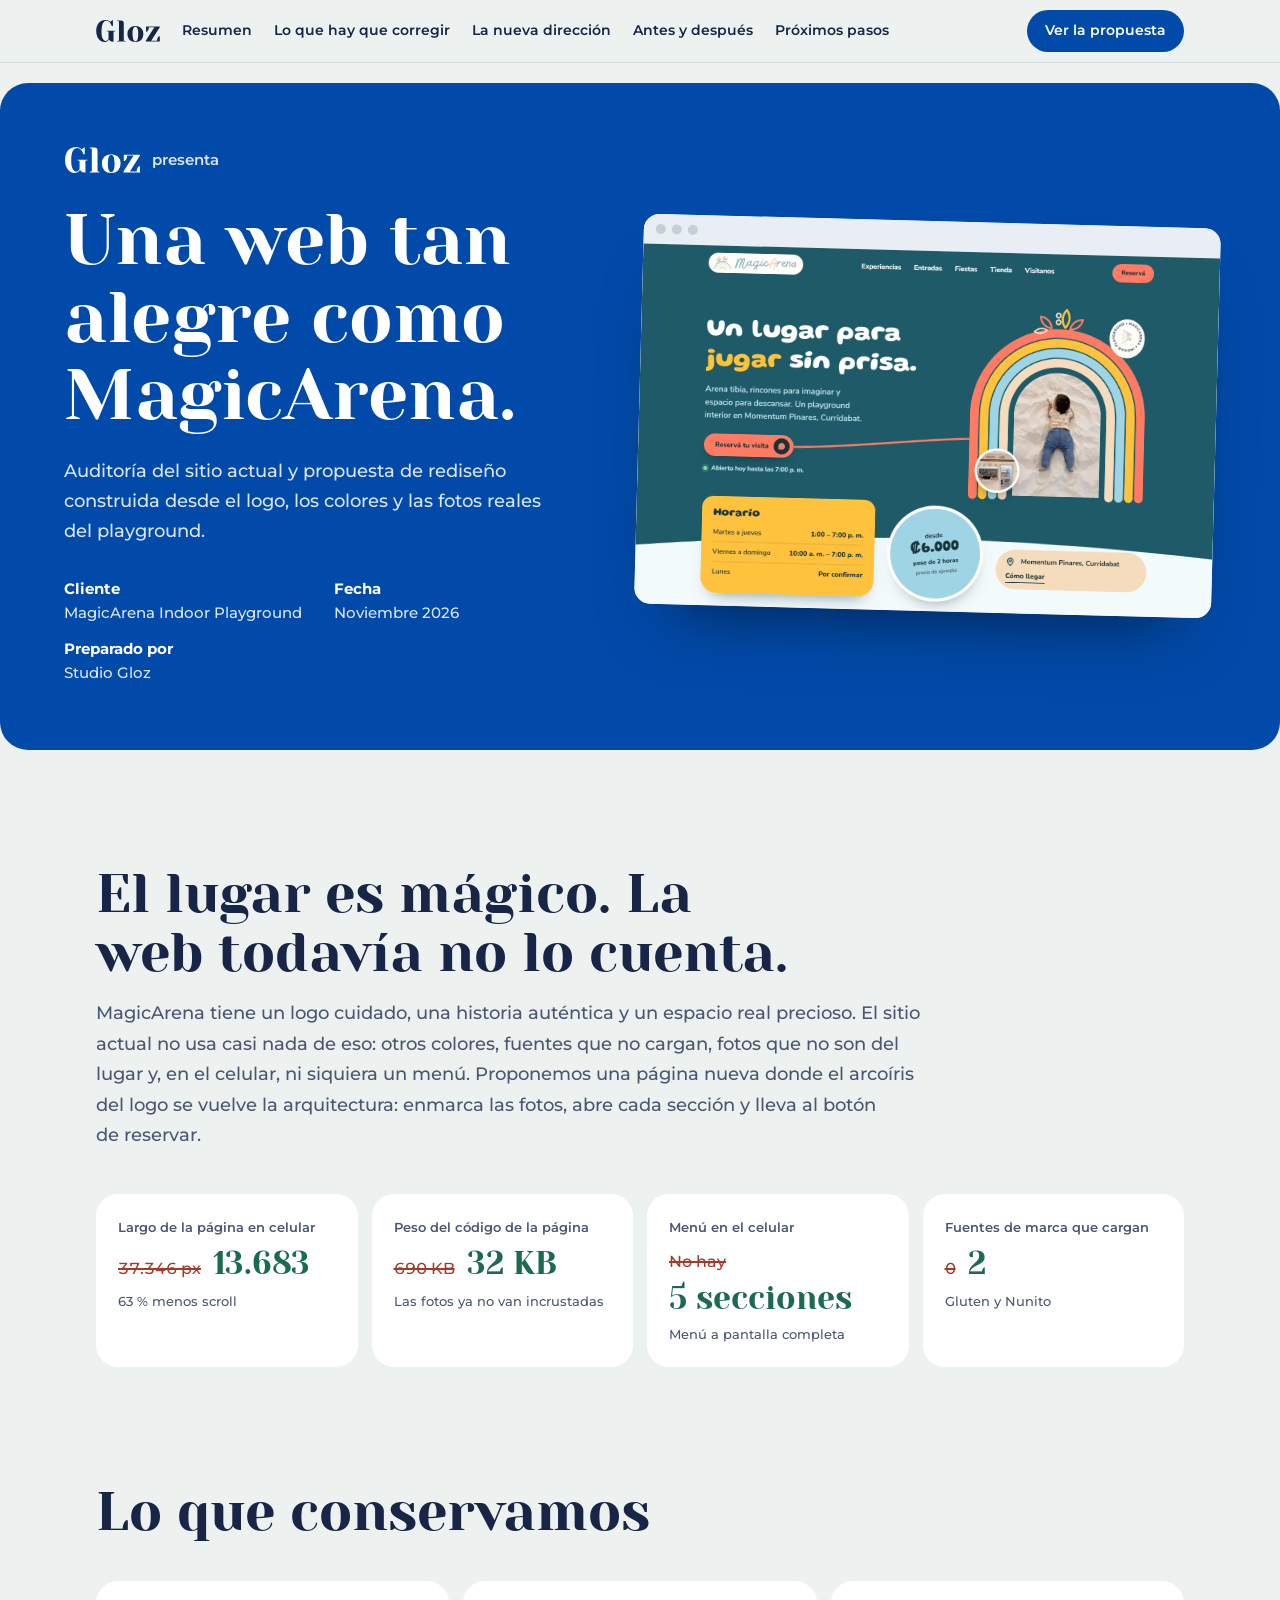
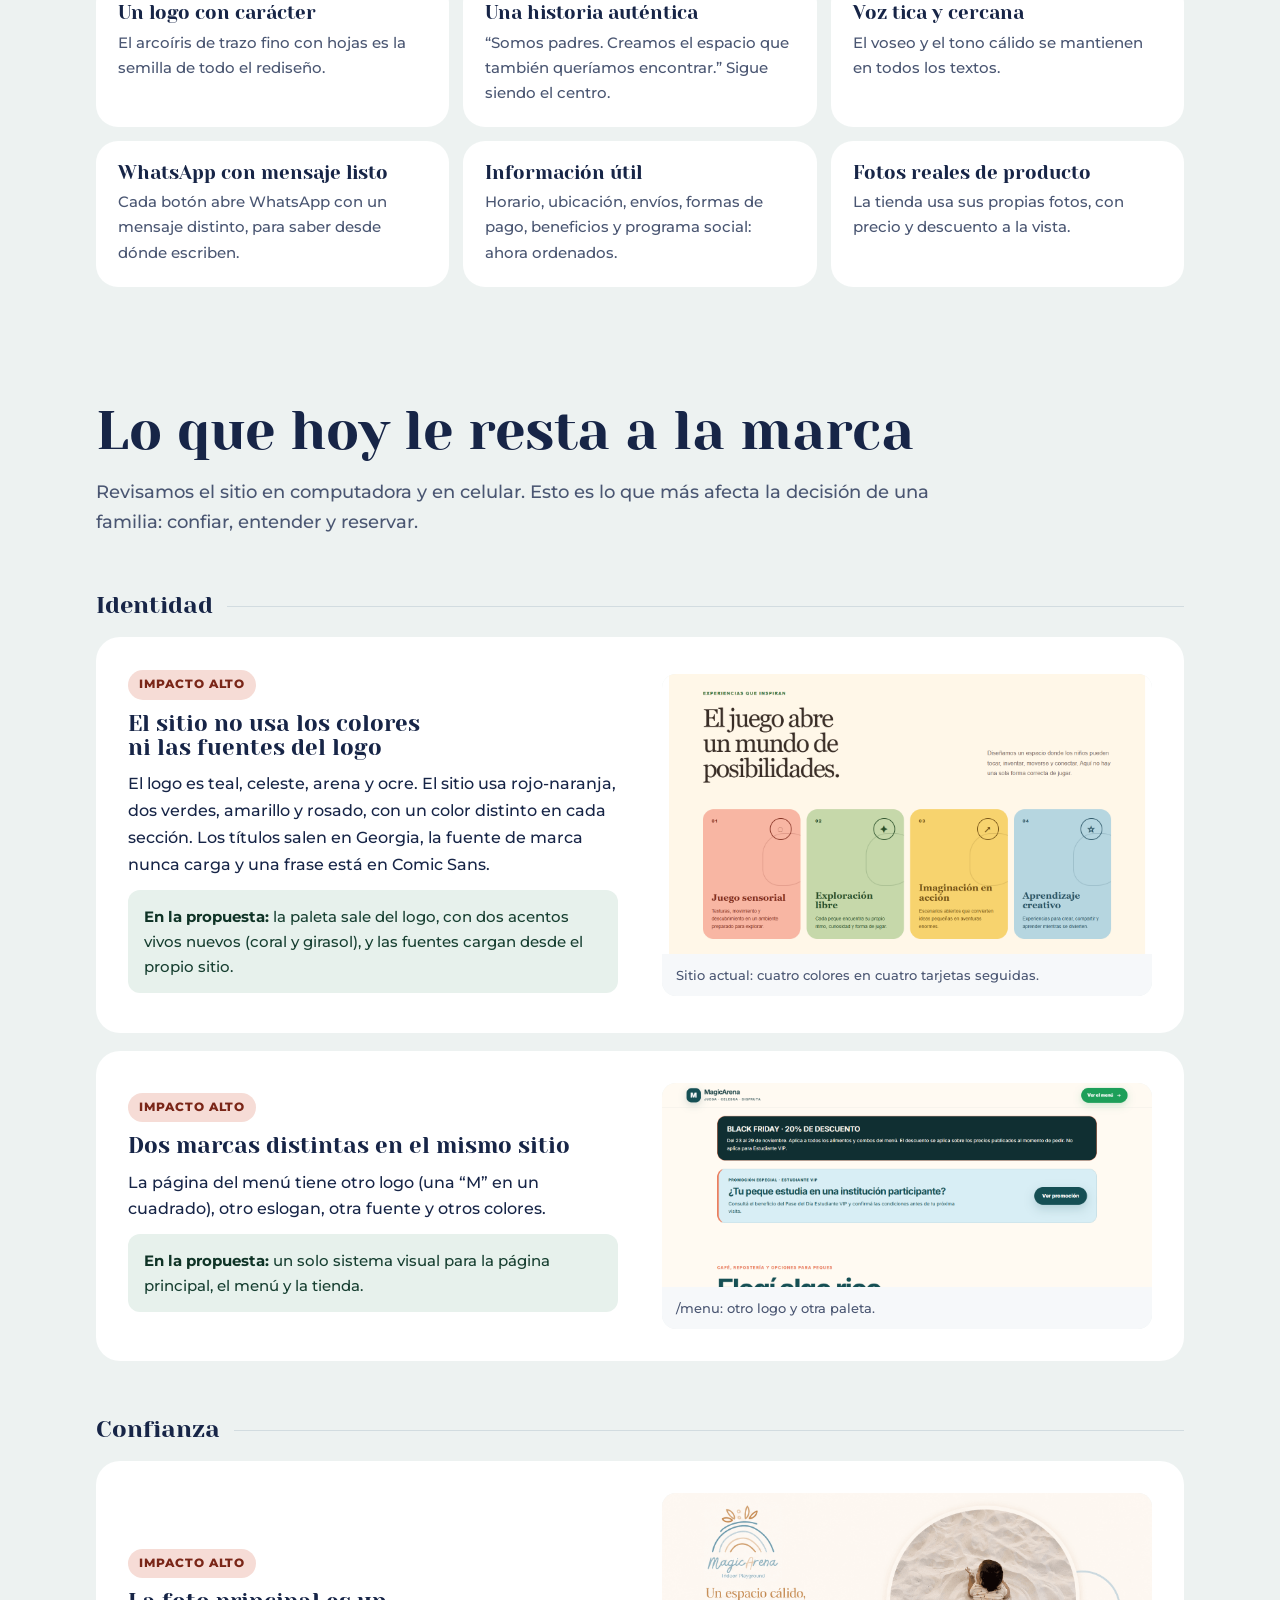
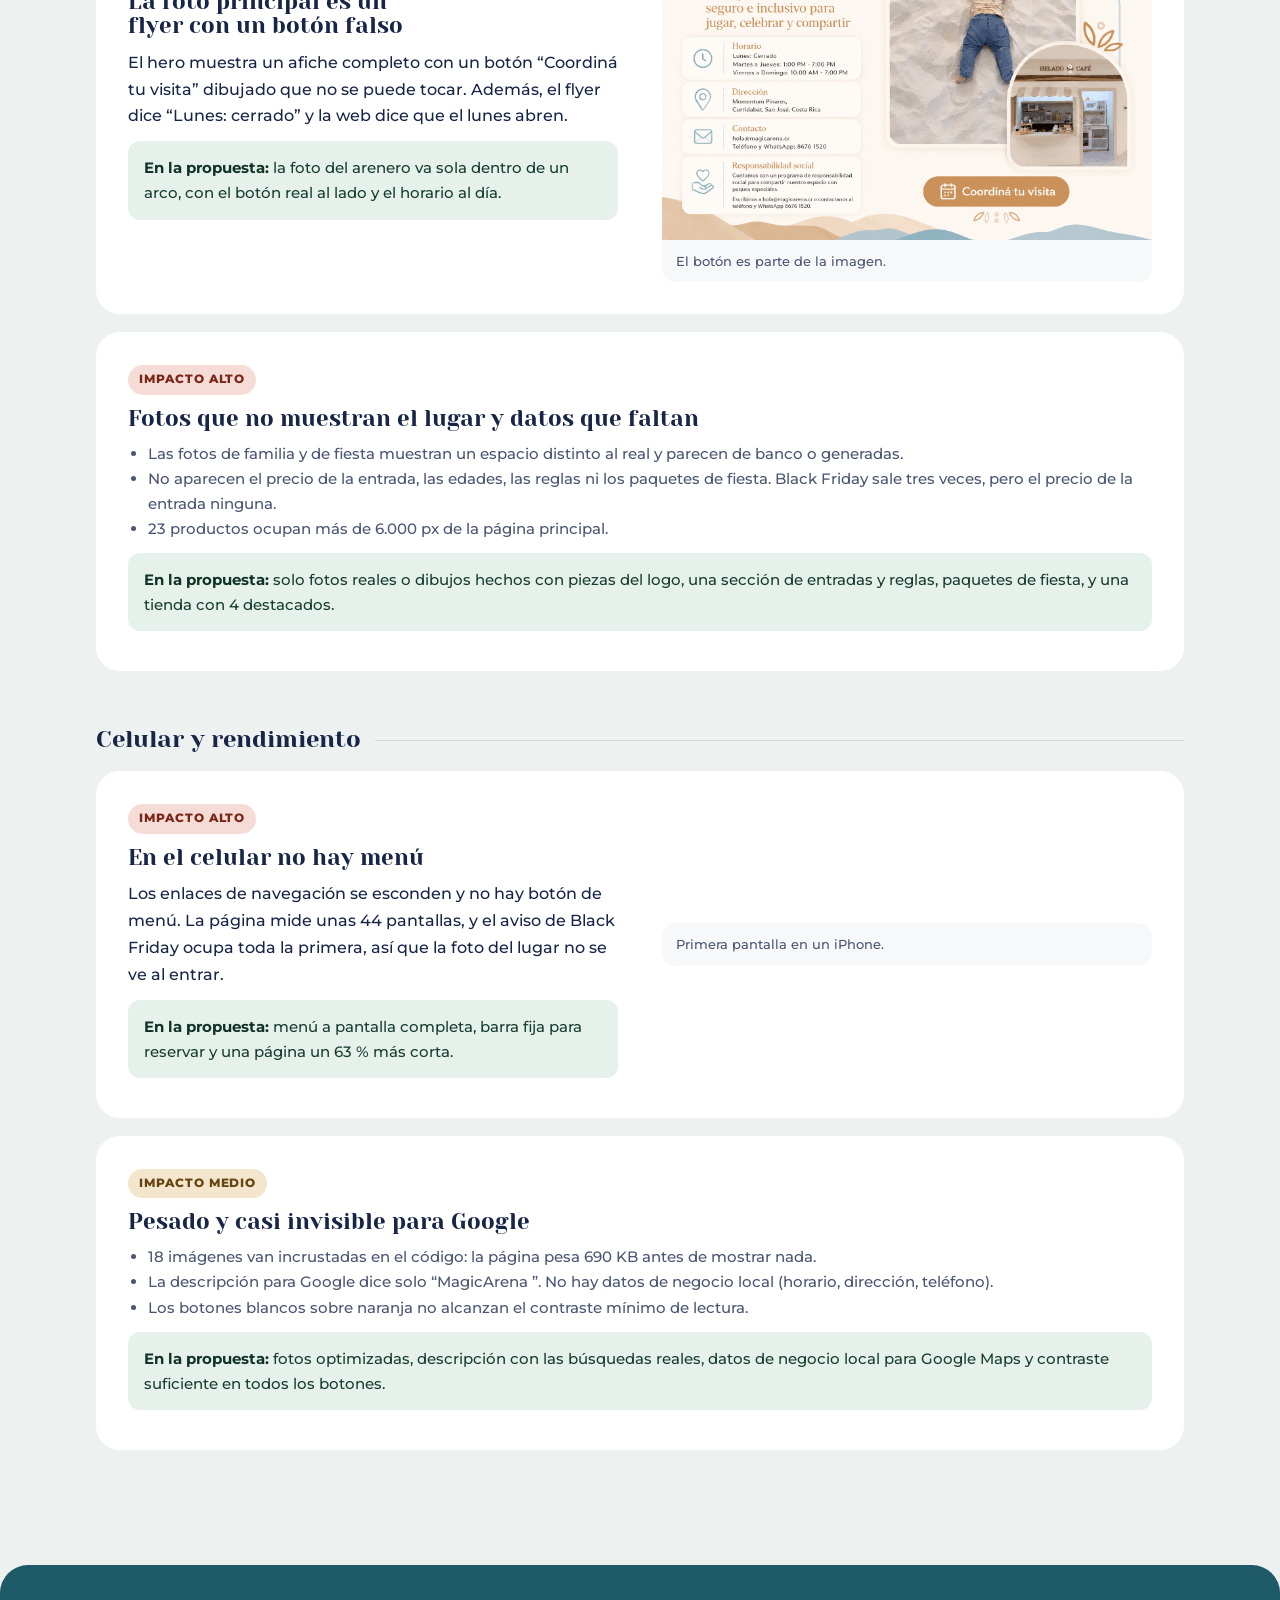
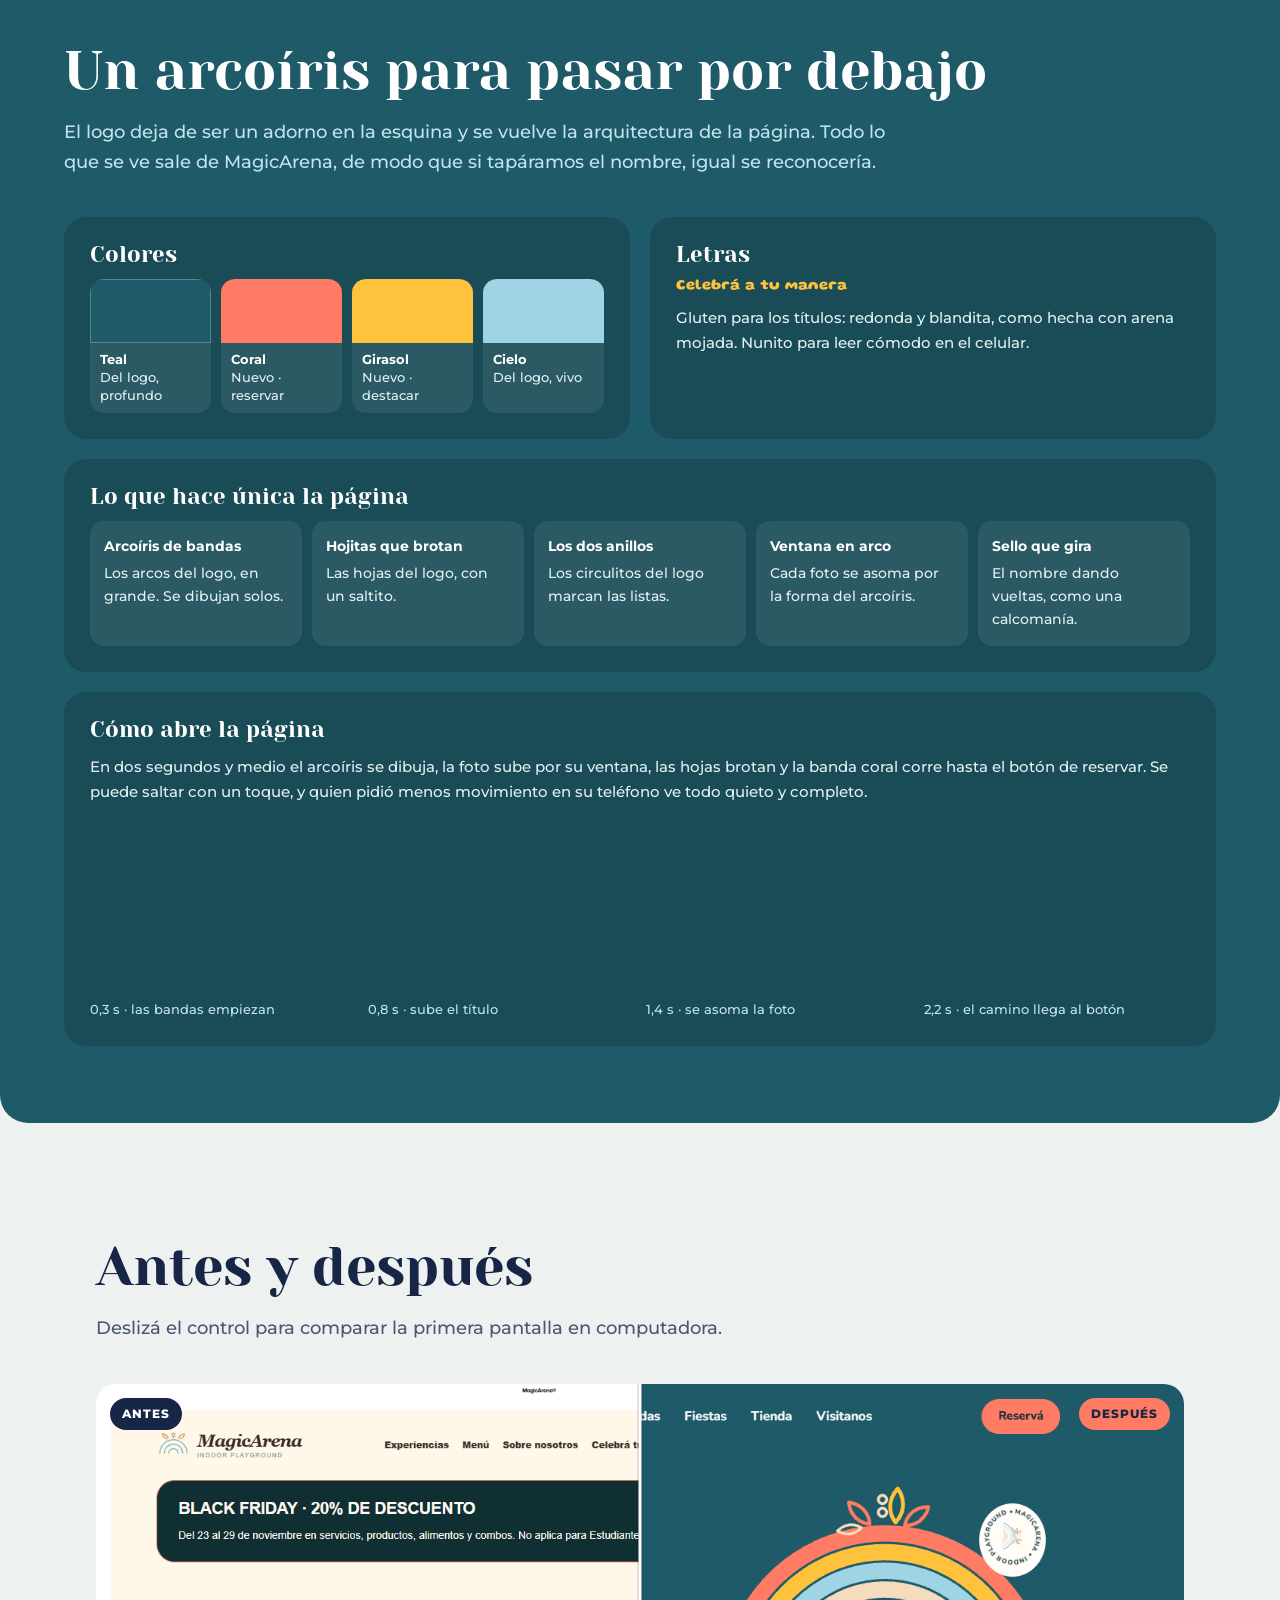
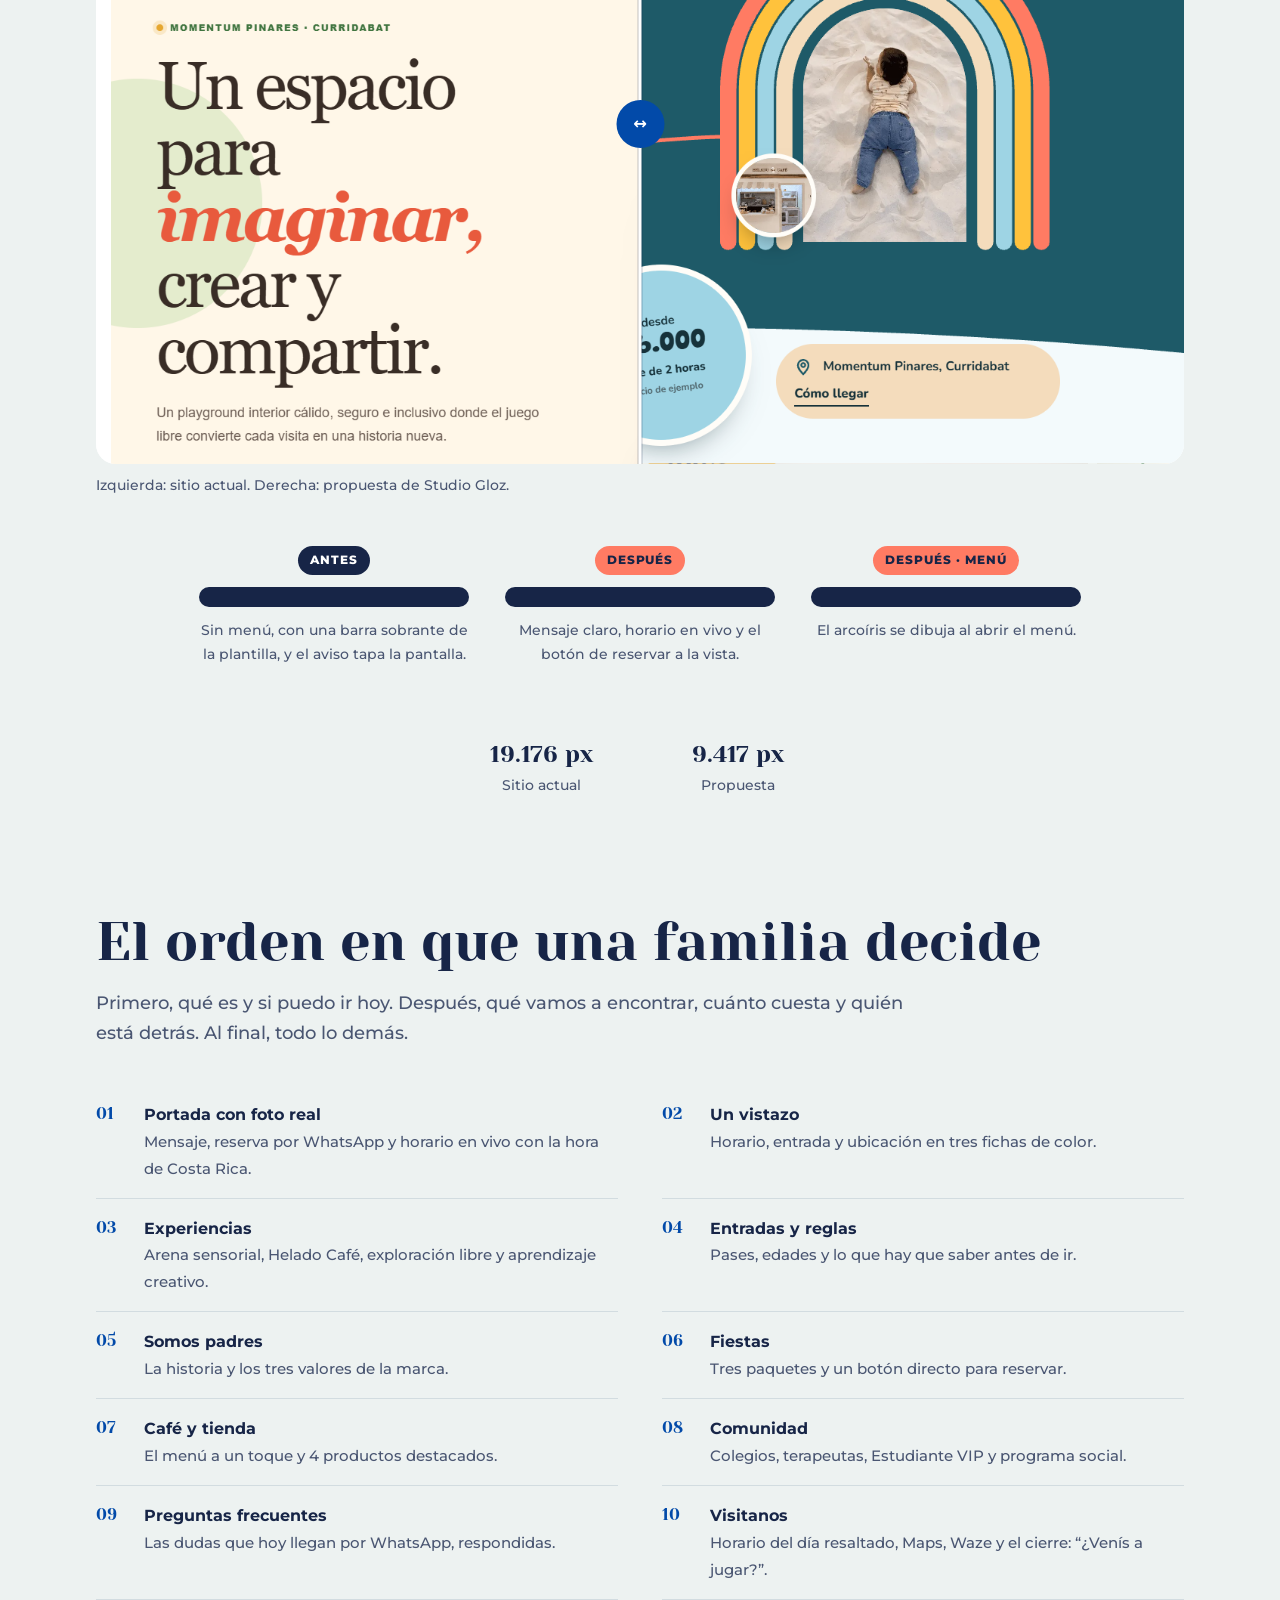
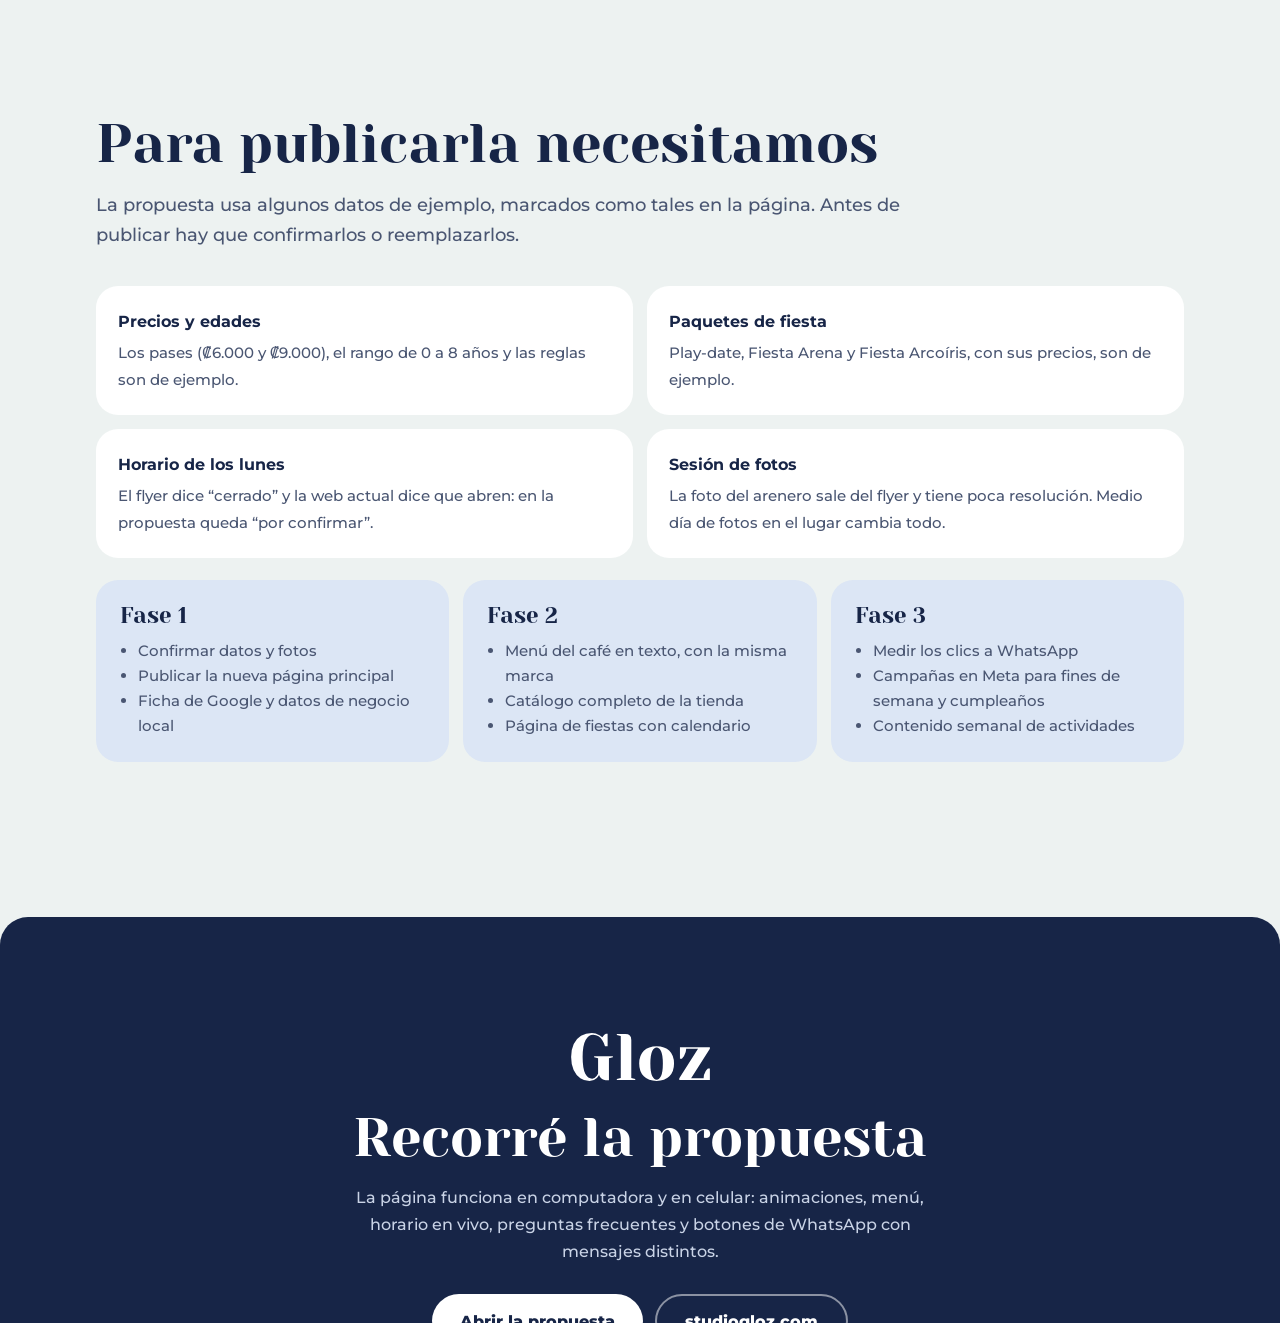
<file: index.html>
<!doctype html>
<html lang="es">
<head>
<meta charset="utf-8">
<meta name="viewport" content="width=device-width, initial-scale=1">
<meta name="robots" content="noindex, nofollow">
<title>MagicArena · Propuesta de rediseño · Studio Gloz</title>
<meta http-equiv="refresh" content="0; url=propuesta-v2/presentacion.html">
<link rel="canonical" href="propuesta-v2/presentacion.html">
<style>body{margin:0;min-height:100svh;display:grid;place-items:center;background:#EDF2F1;color:#172547;font:600 1rem/1.5 system-ui,sans-serif}a{color:#024AA9}</style>
</head>
<body>
<p>Abriendo la propuesta… <a href="propuesta-v2/presentacion.html">Ir a la presentación</a></p>
</body>
</html>
</file>
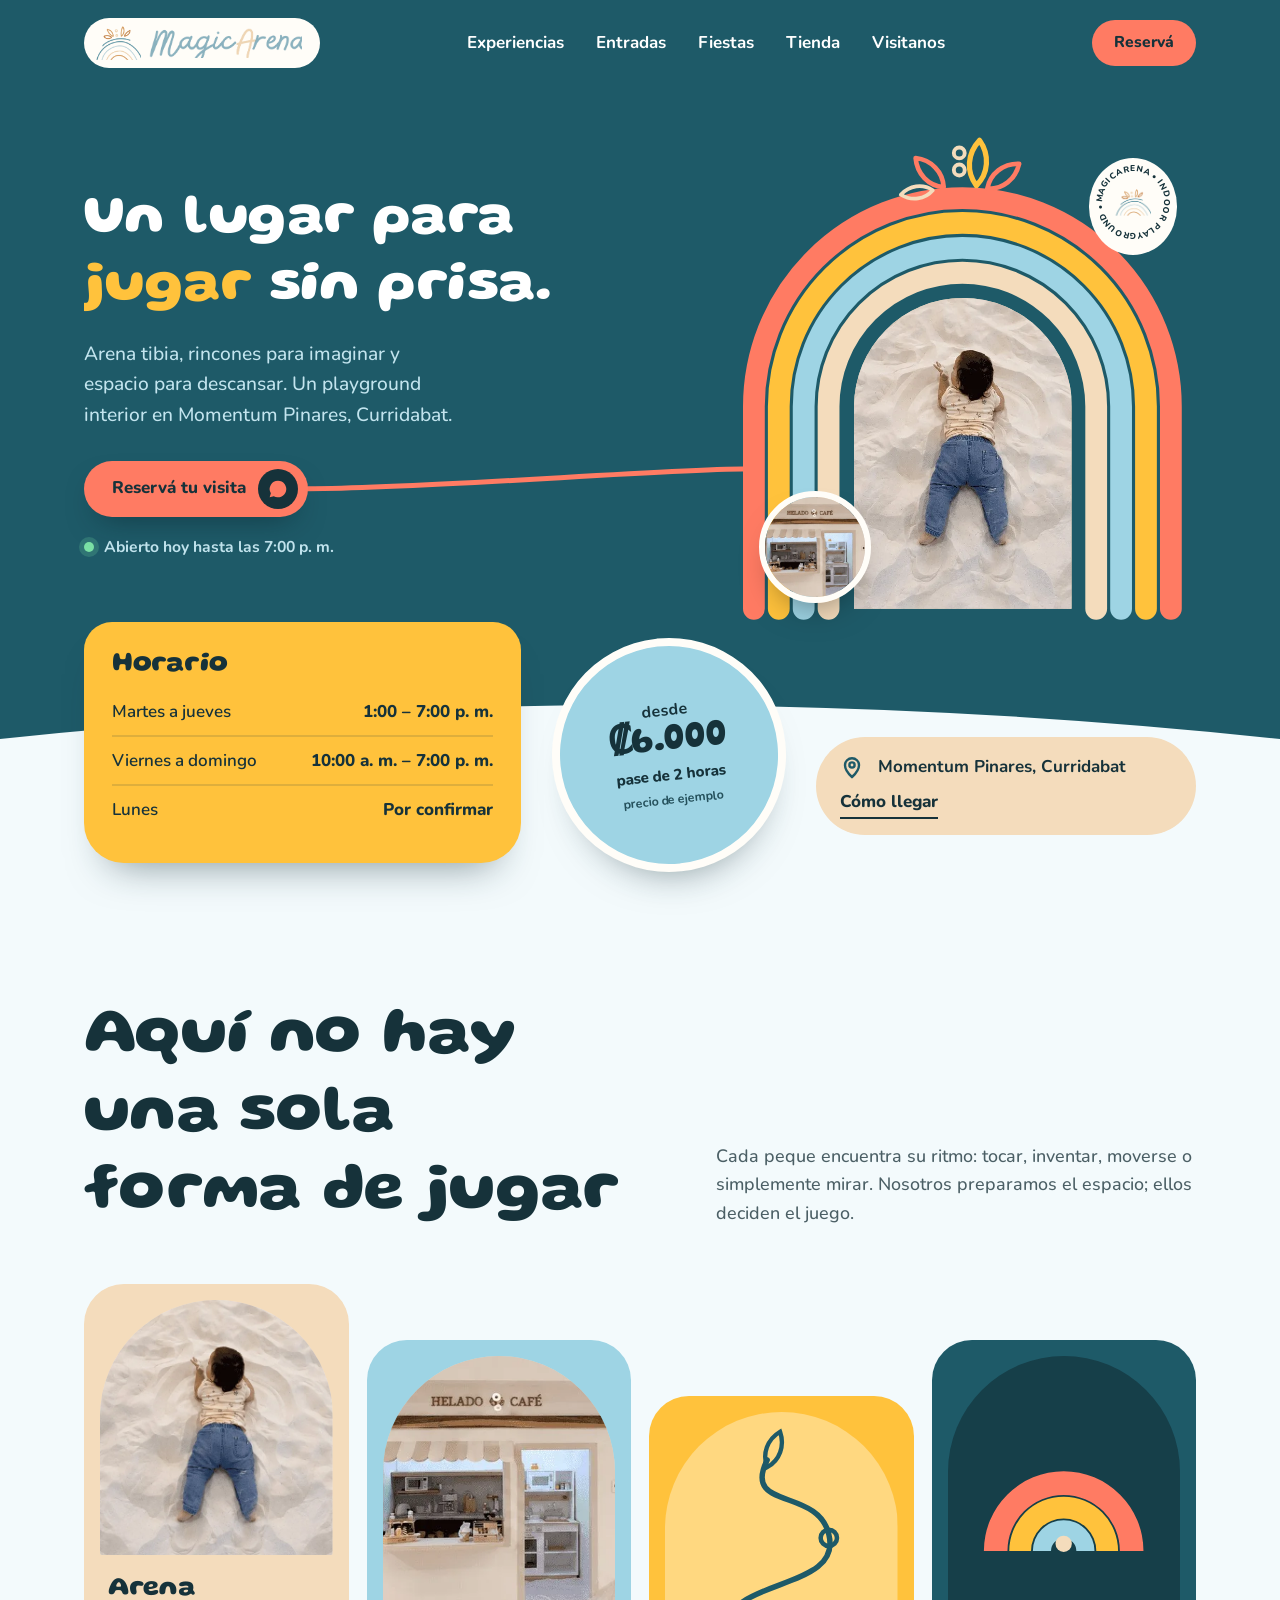
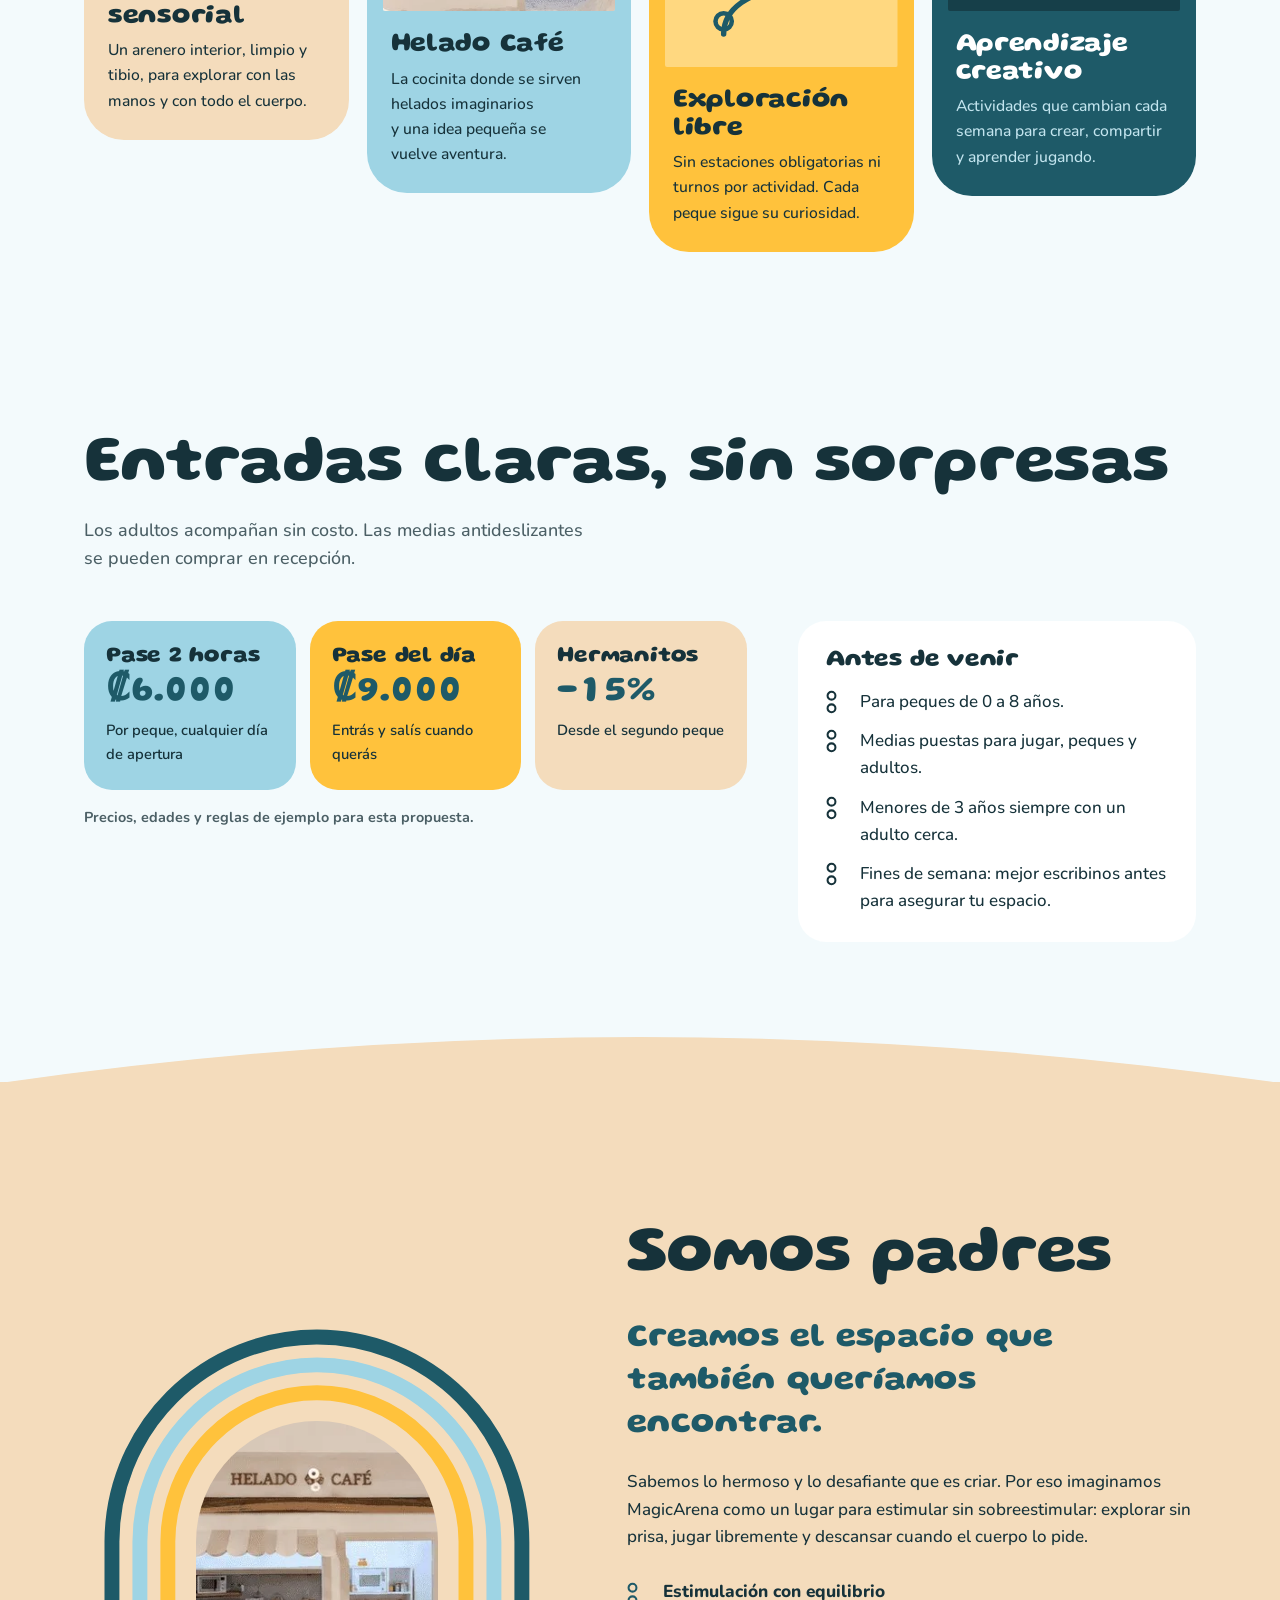
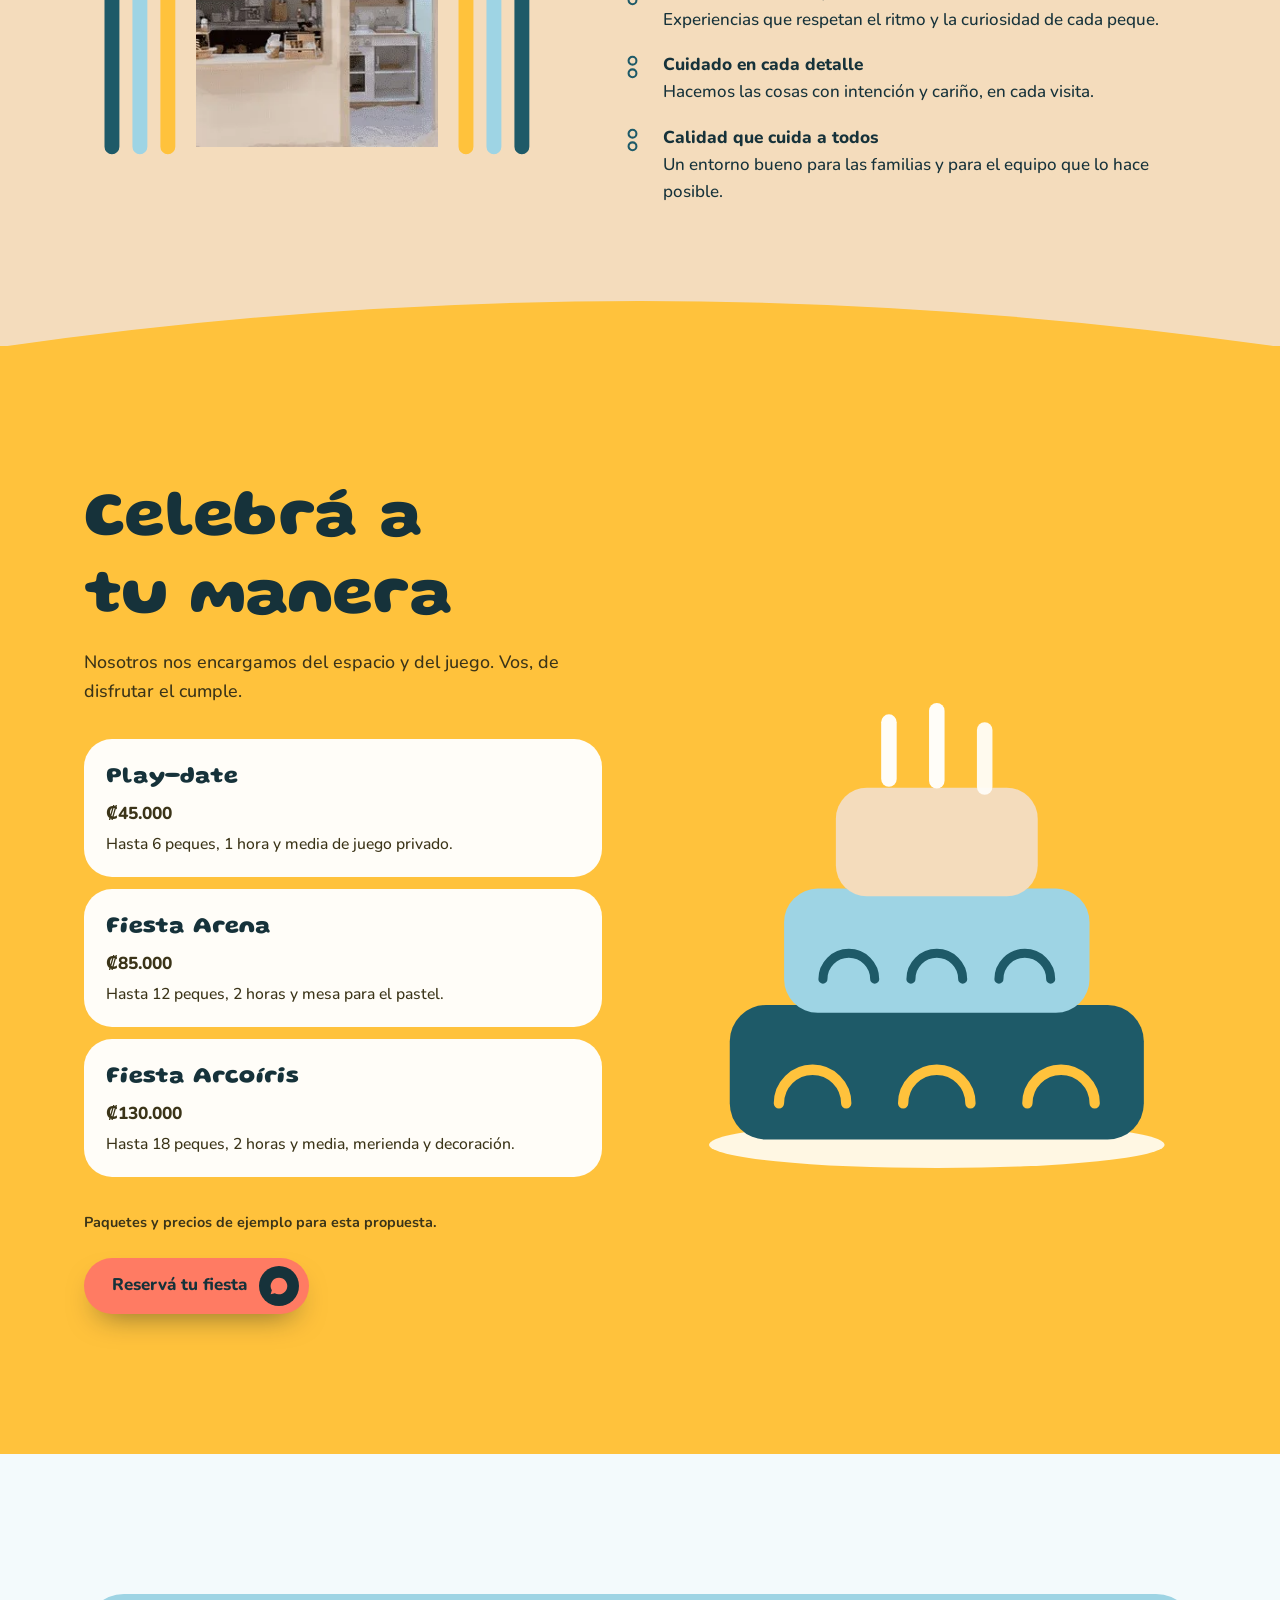
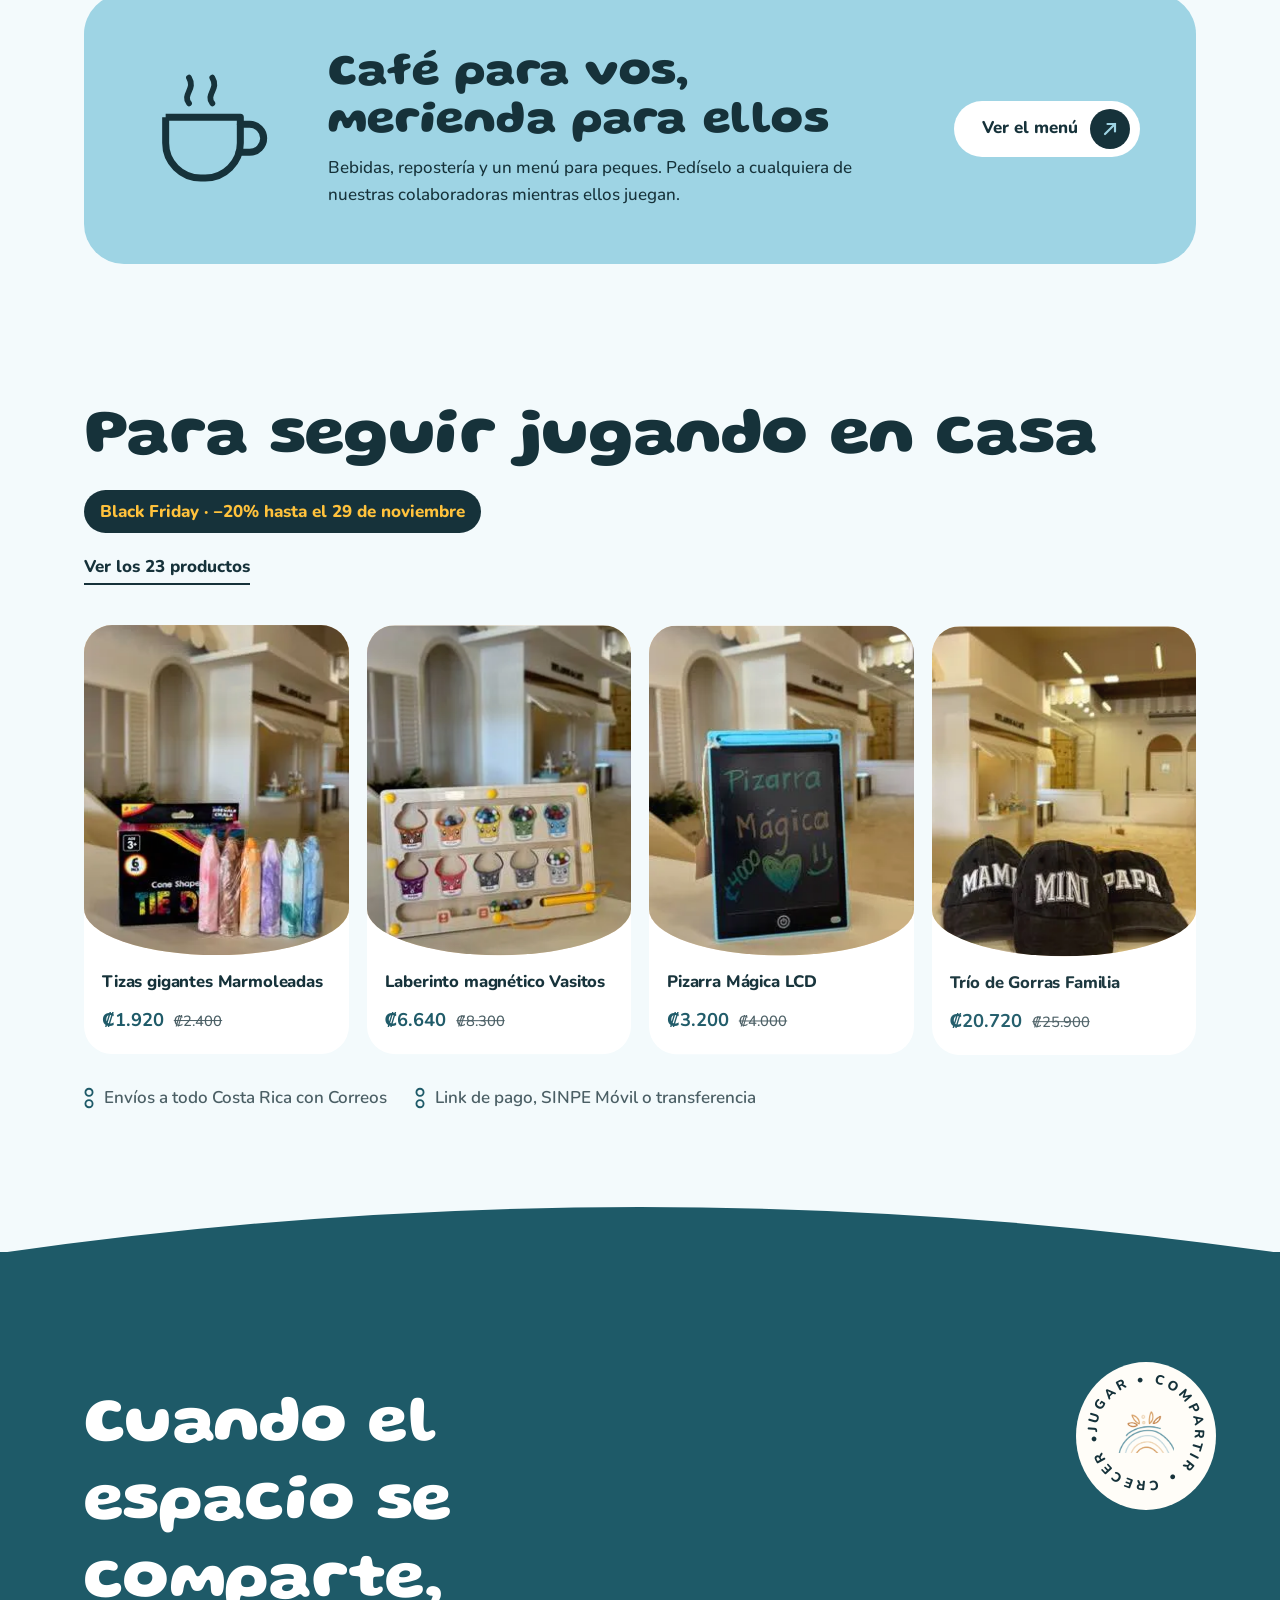
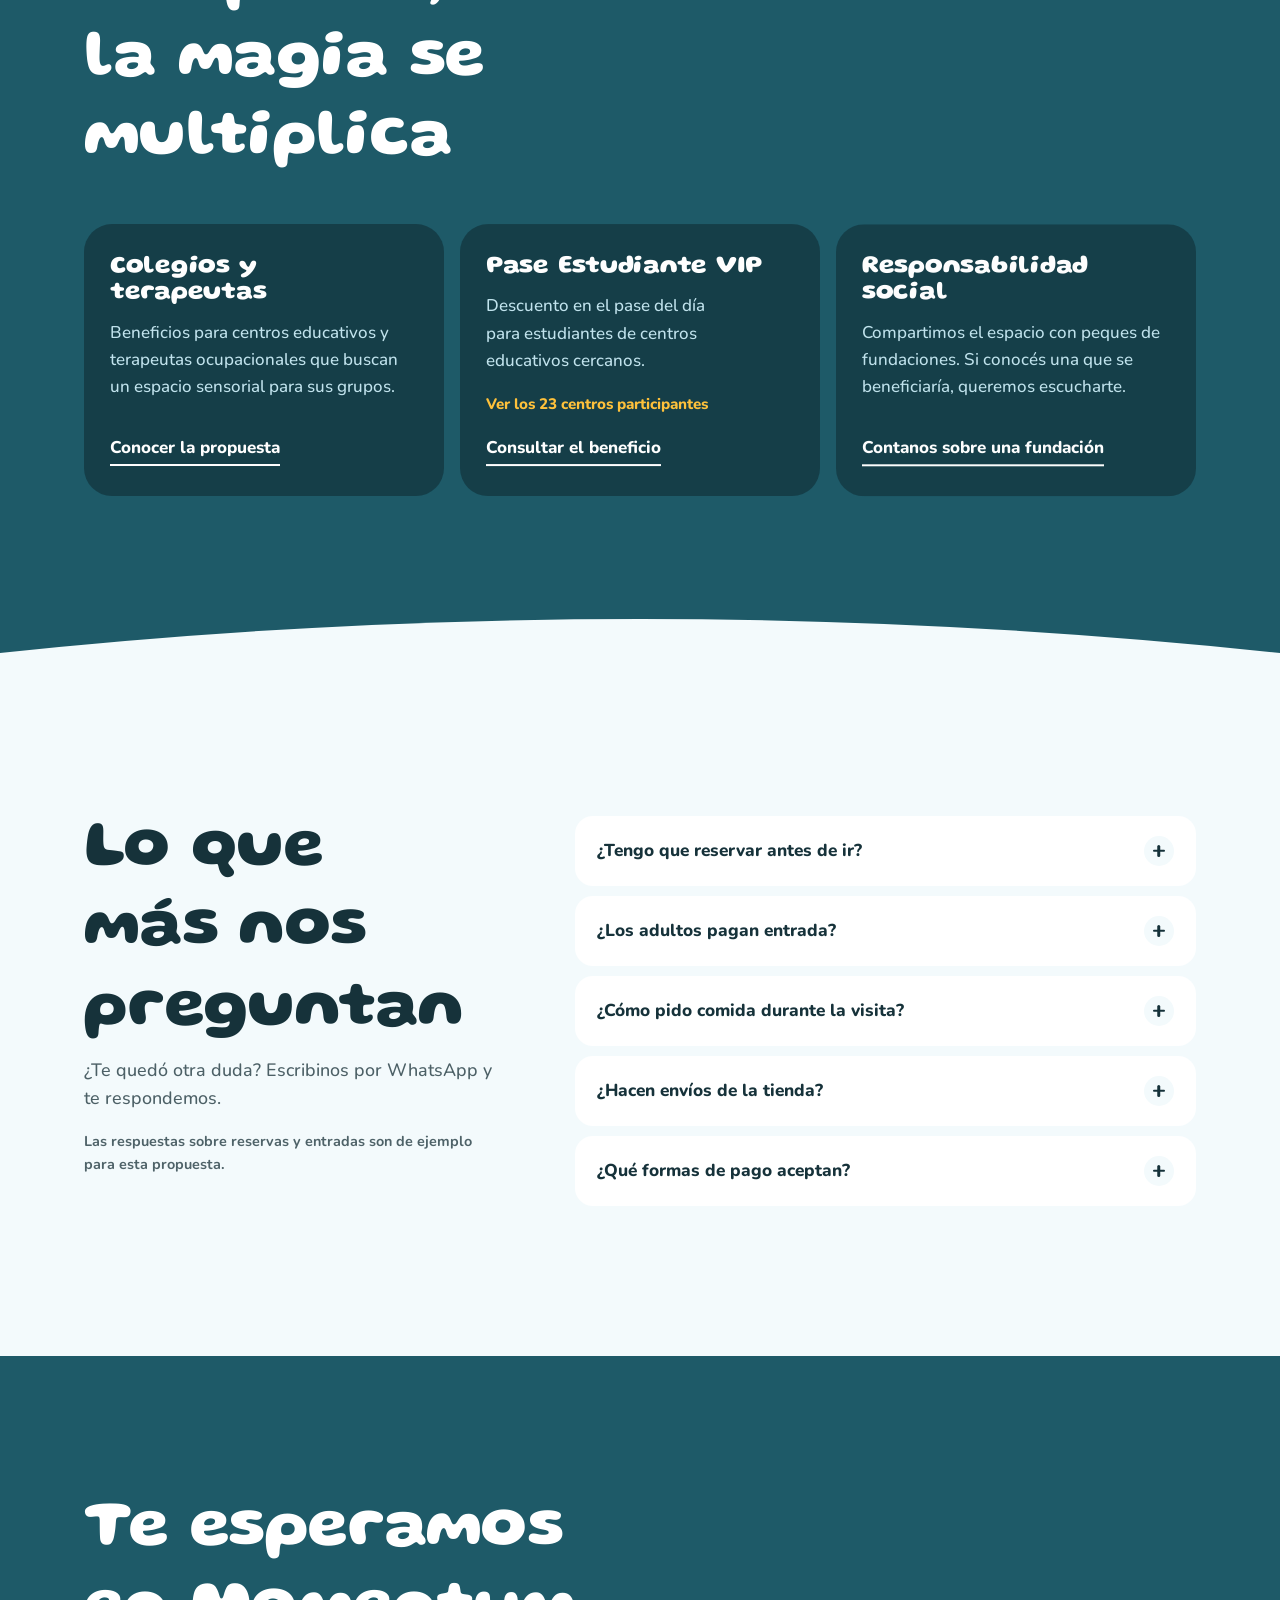
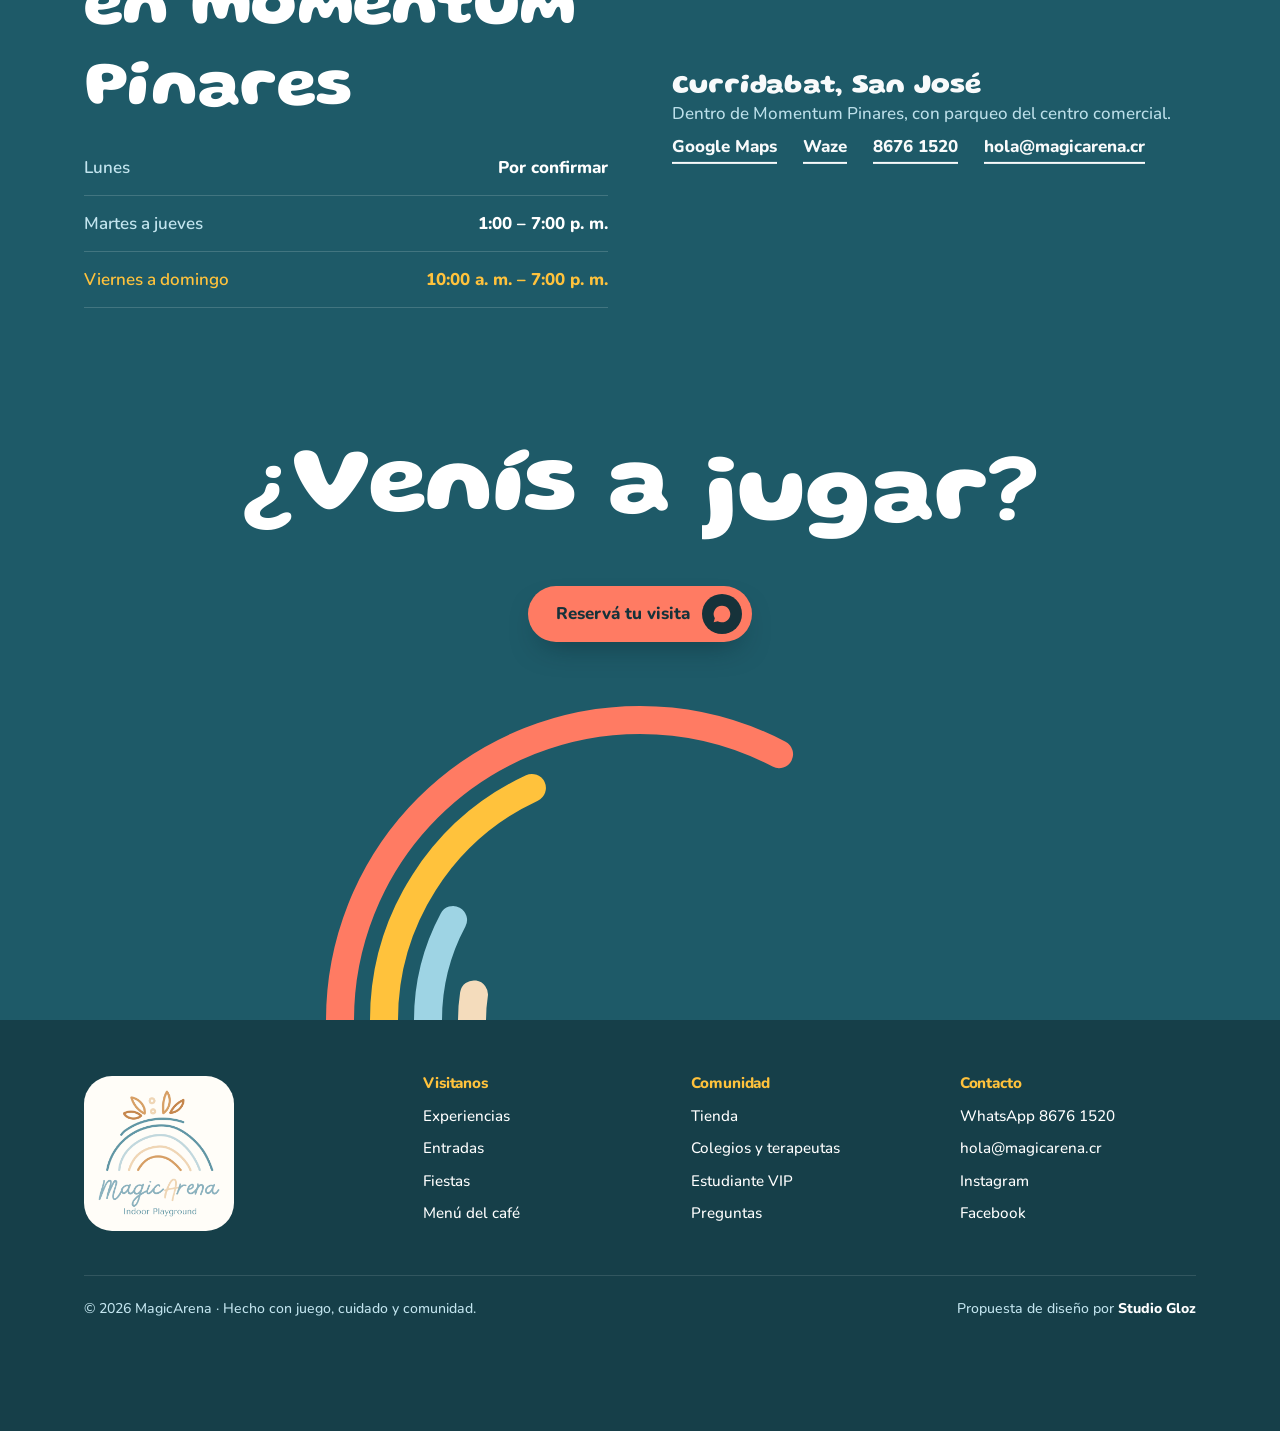
<file: propuesta-v2/index.html>
<!doctype html>
<html lang="es-CR" class="no-js">
<head>
<meta charset="utf-8">
<meta name="viewport" content="width=device-width, initial-scale=1, viewport-fit=cover">
<title>MagicArena · Indoor playground en Momentum Pinares, Curridabat</title>
<meta name="description" content="Playground interior con arena sensorial, juego libre, fiestas infantiles y café para la familia en Momentum Pinares, Curridabat. Reservá tu visita por WhatsApp.">
<meta name="theme-color" content="#1E5A68">
<meta name="robots" content="noindex, nofollow">
<link rel="canonical" href="https://www.magicarena.cr/">
<meta property="og:type" content="website">
<meta property="og:title" content="MagicArena · Un lugar para jugar sin prisa">
<meta property="og:description" content="Arena sensorial, juego libre y fiestas para peques en Momentum Pinares, Curridabat.">
<meta property="og:image" content="img/og-imagen.jpg">
<meta name="twitter:card" content="summary_large_image">
<link rel="icon" href="img/logo-mark.png">
<link rel="apple-touch-icon" href="img/apple-touch-icon.png">
<link rel="preload" href="fonts/gluten-latin.woff2" as="font" type="font/woff2" crossorigin>
<link rel="preload" href="fonts/nunito-latin.woff2" as="font" type="font/woff2" crossorigin>
<link rel="stylesheet" href="css/estilos.css?v=20261124h">
<script>document.documentElement.className=document.documentElement.className.replace('no-js','js');</script>
<script type="application/ld+json">
{"@context":"https://schema.org","@type":"EntertainmentBusiness","name":"MagicArena Indoor Playground","url":"https://www.magicarena.cr/","telephone":"+506 8676 1520","email":"hola@magicarena.cr",
"address":{"@type":"PostalAddress","streetAddress":"Momentum Pinares","addressLocality":"Curridabat","addressRegion":"San José","addressCountry":"CR"},
"sameAs":["https://www.instagram.com/magicarenacr","https://www.facebook.com/profile.php?id=61588417804667"]}
</script>
</head>
<body>
<a class="skip" href="#contenido">Saltar al contenido</a>

<!-- Piezas que se repiten -->
<svg width="0" height="0" style="position:absolute" aria-hidden="true" focusable="false">
  <defs>
    <symbol id="anillos" viewBox="0 0 14 30"><circle cx="7" cy="7" r="5" fill="none" stroke="currentColor" stroke-width="2.6"/><circle cx="7" cy="23" r="5" fill="none" stroke="currentColor" stroke-width="2.6"/></symbol>
    <symbol id="wa" viewBox="0 0 24 24"><path fill="currentColor" d="M12 2a10 10 0 0 0-8.6 15.1L2 22l5-1.3A10 10 0 1 0 12 2Zm4.5 12.1c-.2-.1-1.5-.7-1.7-.8-.2-.1-.4-.1-.6.1l-.8 1c-.1.2-.3.2-.5.1a6.7 6.7 0 0 1-3.3-2.9c-.3-.4.2-.4.7-1.3.1-.2 0-.3 0-.4l-.8-1.8c-.2-.5-.4-.4-.6-.4h-.5a1 1 0 0 0-.7.3 3 3 0 0 0-.9 2.2 5.2 5.2 0 0 0 1.1 2.7 11.8 11.8 0 0 0 4.5 4c1.7.7 2.3.8 3.2.6.5-.1 1.5-.6 1.7-1.2.2-.6.2-1.1.2-1.2-.1-.1-.3-.2-.5-.3Z"/></symbol>
    <path id="hojaD" d="M0,0 C-13,-15 -13,-36 0,-52 C13,-36 13,-15 0,0Z"/>
  </defs>
</svg>

<!-- Menú del celular -->
<div class="panel" id="panel" data-lenis-prevent aria-hidden="true">
  <svg class="panel__arcos" viewBox="0 0 300 150" aria-hidden="true" focusable="false">
    <path class="banda" stroke="#FF7B63" stroke-width="18" d="M12,150 A138,138 0 0 1 288,150"/>
    <path class="banda" stroke="#FFC23C" stroke-width="18" d="M36,150 A114,114 0 0 1 264,150"/>
    <path class="banda" stroke="#9ED4E4" stroke-width="18" d="M60,150 A90,90 0 0 1 240,150"/>
    <path class="banda" stroke="#F4DCBC" stroke-width="18" d="M84,150 A66,66 0 0 1 216,150"/>
  </svg>
  <ul>
    <li><a href="#experiencias">Experiencias</a></li>
    <li><a href="#tarifas">Entradas</a></li>
    <li><a href="#fiestas">Fiestas</a></li>
    <li><a href="#tienda">Tienda</a></li>
    <li><a href="#visitanos">Visitanos</a></li>
  </ul>
  <a class="btn" href="https://wa.me/50686761520?text=Hola%20MagicArena%2C%20quiero%20reservar%20una%20visita.%20(men%C3%BA)" target="_blank" rel="noopener" style="align-self:flex-start">Reservá tu visita<span class="btn__ico" aria-hidden="true"><svg><use href="#wa"/></svg></span></a>
</div>

<main id="contenido">

<!-- ===== INICIO Portada ===== -->
<section class="portada" data-portada aria-labelledby="titulo">
  <nav class="nav" aria-label="Principal" data-in>
    <a class="nav__logo" href="#contenido" aria-label="MagicArena, inicio">
      <img class="m" src="img/logo-mark.webp" alt="" width="304" height="229">
      <img class="w" src="img/logo-word.webp" alt="MagicArena" width="429" height="84">
    </a>
    <ul class="nav__links">
      <li><a href="#experiencias">Experiencias</a></li>
      <li><a href="#tarifas">Entradas</a></li>
      <li><a href="#fiestas">Fiestas</a></li>
      <li><a href="#tienda">Tienda</a></li>
      <li><a href="#visitanos">Visitanos</a></li>
    </ul>
    <div class="nav__end">
      <a class="btn nav__cta" href="https://wa.me/50686761520?text=Hola%20MagicArena%2C%20quiero%20reservar%20una%20visita.%20(barra%20superior)" target="_blank" rel="noopener">Reservá</a>
      <button class="nav__menu" type="button" aria-label="Abrir menú" aria-expanded="false" aria-controls="panel"><span></span></button>
    </div>
  </nav>

  <svg class="camino" aria-hidden="true" focusable="false"><path/></svg>

  <div class="portada__grid">
    <div class="portada__texto">
      <h1 id="titulo">
        <span class="linea"><span class="linea__in">Un lugar para</span></span>
        <span class="linea"><span class="linea__in"><em>jugar</em> sin prisa.</span></span>
      </h1>
      <p class="portada__lede" data-in>Arena tibia, rincones para imaginar y espacio para descansar. Un playground interior en Momentum Pinares, Curridabat.</p>
      <div class="portada__acciones">
        <a class="btn" data-in data-camino-hasta href="https://wa.me/50686761520?text=Hola%20MagicArena%2C%20quiero%20reservar%20una%20visita.%20(portada)" target="_blank" rel="noopener">
          Reservá tu visita<span class="btn__ico" aria-hidden="true"><svg><use href="#wa"/></svg></span>
        </a>
        <p class="estado" data-in aria-live="polite"><i aria-hidden="true"></i><span data-estado>Martes a domingo</span></p>
      </div>
    </div>

    <div class="arte" data-arte>
      <svg class="arte__svg" viewBox="0 0 600 600" aria-hidden="true" focusable="false">
        <path class="banda" stroke="#FF7B63" d="M32,600 L32,340 A268,268 0 0 1 568,340 L568,600"/>
        <path class="banda" stroke="#FFC23C" d="M64,600 L64,340 A236,236 0 0 1 536,340 L536,600"/>
        <path class="banda" stroke="#9ED4E4" d="M96,600 L96,340 A204,204 0 0 1 504,340 L504,600"/>
        <path class="banda" stroke="#F4DCBC" d="M128,600 L128,340 A172,172 0 0 1 472,340 L472,600"/>
        <g class="hojas">
          <g transform="translate(262 62) rotate(-98) scale(.8)"><use class="hoja" href="#hojaD" stroke="#F4DCBC"/></g>
          <g transform="translate(276 58) rotate(-44)"><use class="hoja" href="#hojaD" stroke="#FF7B63"/></g>
          <g transform="translate(318 56) rotate(4) scale(1.12)"><use class="hoja" href="#hojaD" stroke="#FFC23C"/></g>
          <g transform="translate(332 60) rotate(52)"><use class="hoja" href="#hojaD" stroke="#FF7B63"/></g>
        </g>
        <g class="anillos">
          <circle class="anillo" stroke="#F4DCBC" cx="296" cy="14" r="7"/>
          <circle class="anillo" stroke="#F4DCBC" cx="296" cy="36" r="7"/>
        </g>
      </svg>
      <div class="arte__foto" data-foto>
        <img src="img/arenero.webp" alt="Una bebé juega boca abajo en el arenero blanco de MagicArena" width="500" height="600" fetchpriority="high">
      </div>
      <div class="arte__insert" data-insert>
        <img src="img/helado-cafe.webp" alt="La cocinita de juego Helado Café" width="340" height="360">
      </div>
      <div class="sello" data-sello aria-hidden="true">
        <svg viewBox="0 0 120 120">
          <defs><path id="circ" d="M60,60 m-42,0 a42,42 0 1,1 84,0 a42,42 0 1,1 -84,0"/></defs>
          <text font-family="Nunito, sans-serif" font-weight="800" font-size="11.5" letter-spacing="1.6" fill="#16323A"><textPath href="#circ" textLength="262" lengthAdjust="spacing">MAGICARENA • INDOOR PLAYGROUND • </textPath></text>
          <image href="img/logo-mark.webp" x="36" y="42" width="48" height="36"/>
        </svg>
      </div>
      <span class="mk mk--lado" data-desde-lado></span>
      <span class="mk mk--arriba" data-desde-arriba></span>
    </div>
  </div>
  <svg class="borde-pie" viewBox="0 0 1440 64" preserveAspectRatio="none" aria-hidden="true"><path d="M0,64 L0,40 Q720,-28 1440,40 L1440,64 Z" fill="#F3FAFC"/></svg>
</section>
<!-- ===== FIN Portada ===== -->

<!-- ===== INICIO Vistazo ===== -->
<section class="vistazo" aria-label="Tu visita en un vistazo">
  <div class="wrap vistazo__grid">
    <article class="horas" data-vista>
      <h2>Horario</h2>
      <dl>
        <div><dt>Martes a jueves</dt><dd>1:00 – 7:00 p.&nbsp;m.</dd></div>
        <div><dt>Viernes a domingo</dt><dd>10:00 a.&nbsp;m. – 7:00 p.&nbsp;m.</dd></div>
        <div><dt>Lunes</dt><dd>Por confirmar</dd></div>
      </dl>
    </article>
    <a class="pegatina" href="#tarifas" data-vista>
      <span class="pegatina__dato">desde<b>₡6.000</b></span>
      <span class="pegatina__txt">pase de 2 horas</span>
      <small>precio de ejemplo</small>
    </a>
    <p class="ubica" data-vista>
      <svg viewBox="0 0 24 24" aria-hidden="true"><path d="M12 22s7-6.3 7-11.8A7 7 0 0 0 5 10.2C5 15.7 12 22 12 22Z" fill="none" stroke="currentColor" stroke-width="2.4"/><circle cx="12" cy="10" r="2.6" fill="none" stroke="currentColor" stroke-width="2.4"/></svg>
      <span>Momentum Pinares, Curridabat</span>
      <a class="enlace" href="https://www.google.com/maps/search/?api=1&amp;query=Momentum+Pinares+Costa+Rica" target="_blank" rel="noopener">Cómo llegar</a>
    </p>
  </div>
</section>
<!-- ===== FIN Vistazo ===== -->

<!-- ===== INICIO Experiencias ===== -->
<section class="experiencias" id="experiencias" aria-labelledby="t-exp">
  <div class="wrap">
    <div class="exp__head">
      <h2 class="h2" id="t-exp" data-split>Aquí no hay una sola forma de jugar</h2>
      <p class="intro" data-reveal>Cada peque encuentra su ritmo: tocar, inventar, moverse o simplemente mirar. Nosotros preparamos el espacio; ellos deciden el juego.</p>
    </div>
    <div class="exp__grid">
      <article class="exp exp--sand" data-rise>
        <div class="exp__ventana" data-ventana><img src="img/arenero.webp" alt="Arenero blanco de juego sensorial" width="500" height="600" loading="lazy"></div>
        <h3>Arena sensorial</h3>
        <p>Un arenero interior, limpio y tibio, para explorar con las manos y con todo el cuerpo.</p>
      </article>
      <article class="exp exp--sky" data-rise>
        <div class="exp__ventana" data-ventana><img src="img/helado-cafe.webp" alt="Cocinita de juego Helado Café" width="340" height="360" loading="lazy"></div>
        <h3>Helado Café</h3>
        <p>La cocinita donde se sirven helados imaginarios y una idea pequeña se vuelve aventura.</p>
      </article>
      <article class="exp exp--sun" data-rise>
        <div class="exp__ventana" data-ventana>
          <svg viewBox="0 0 200 220" aria-hidden="true" focusable="false" data-draw>
            <path d="M36,214 C36,150 168,168 152,104 C140,52 56,78 84,22" fill="none" stroke="#1E5A68" stroke-width="6" stroke-linecap="round"/>
            <circle cx="36" cy="200" r="9" fill="none" stroke="#1E5A68" stroke-width="5"/>
            <circle cx="152" cy="108" r="9" fill="none" stroke="#1E5A68" stroke-width="5"/>
            <g transform="translate(84 30) rotate(20) scale(.8)"><use href="#hojaD" fill="none" stroke="#1E5A68" stroke-width="6"/></g>
          </svg>
        </div>
        <h3>Exploración libre</h3>
        <p>Sin estaciones obligatorias ni turnos por actividad. Cada peque sigue su curiosidad.</p>
      </article>
      <article class="exp exp--teal" data-rise>
        <div class="exp__ventana" data-ventana style="background:var(--teal-deep)">
          <svg viewBox="0 0 200 170" aria-hidden="true" focusable="false" data-pila>
            <path d="M12,160 A88,88 0 0 1 188,160 L162,160 A62,62 0 0 0 38,160 Z" fill="#FF7B63"/>
            <path d="M40,160 A60,60 0 0 1 160,160 L136,160 A36,36 0 0 0 64,160 Z" fill="#FFC23C"/>
            <path d="M66,160 A34,34 0 0 1 134,160 L114,160 A14,14 0 0 0 86,160 Z" fill="#9ED4E4"/>
            <circle cx="100" cy="152" r="9" fill="#F4DCBC"/>
          </svg>
        </div>
        <h3>Aprendizaje creativo</h3>
        <p>Actividades que cambian cada semana para crear, compartir y aprender jugando.</p>
      </article>
    </div>
  </div>
</section>
<!-- ===== FIN Experiencias ===== -->

<!-- ===== INICIO Tarifas ===== -->
<section class="tarifas" id="tarifas" aria-labelledby="t-tar">
  <div class="wrap">
    <h2 class="h2" id="t-tar" data-split>Entradas claras, sin sorpresas</h2>
    <p class="intro" data-reveal>Los adultos acompañan sin costo. Las medias antideslizantes se pueden comprar en recepción.</p>
    <div class="tarifas__grid">
      <div>
        <div class="pases">
          <article class="pase" style="--c:var(--sky)" data-reveal><h3>Pase 2 horas</h3><p class="precio">₡6.000</p><small>Por peque, cualquier día de apertura</small></article>
          <article class="pase" style="--c:var(--sun)" data-reveal><h3>Pase del día</h3><p class="precio">₡9.000</p><small>Entrás y salís cuando querás</small></article>
          <article class="pase" style="--c:var(--sand)" data-reveal><h3>Hermanitos</h3><p class="precio">−15%</p><small>Desde el segundo peque</small></article>
        </div>
        <p class="nota-ejemplo">Precios, edades y reglas de ejemplo para esta propuesta.</p>
      </div>
      <div class="reglas" data-reveal>
        <h3>Antes de venir</h3>
        <ul>
          <li><svg aria-hidden="true"><use href="#anillos"/></svg><span>Para peques de 0 a 8 años.</span></li>
          <li><svg aria-hidden="true"><use href="#anillos"/></svg><span>Medias puestas para jugar, peques y adultos.</span></li>
          <li><svg aria-hidden="true"><use href="#anillos"/></svg><span>Menores de 3 años siempre con un adulto cerca.</span></li>
          <li><svg aria-hidden="true"><use href="#anillos"/></svg><span>Fines de semana: mejor escribinos antes para asegurar tu espacio.</span></li>
        </ul>
      </div>
    </div>
  </div>
</section>
<!-- ===== FIN Tarifas ===== -->

<!-- ===== INICIO Nosotros ===== -->
<section class="nosotros" id="nosotros" aria-labelledby="t-nos">
  <svg class="borde" viewBox="0 0 1440 64" preserveAspectRatio="none" aria-hidden="true"><path d="M0,64 Q720,-28 1440,64 Z" fill="#F4DCBC"/></svg>
  <div class="wrap nosotros__grid">
    <div class="nosotros__arte">
      <svg viewBox="0 0 500 500" aria-hidden="true" focusable="false" data-draw>
        <path d="M30,500 L30,280 A220,220 0 0 1 470,280 L470,500" fill="none" stroke="#1E5A68" stroke-width="16" stroke-linecap="round"/>
        <path d="M60,500 L60,280 A190,190 0 0 1 440,280 L440,500" fill="none" stroke="#9ED4E4" stroke-width="16" stroke-linecap="round"/>
        <path d="M90,500 L90,280 A160,160 0 0 1 410,280 L410,500" fill="none" stroke="#FFC23C" stroke-width="16" stroke-linecap="round"/>
      </svg>
      <div class="nosotros__foto" data-ventana><img src="img/helado-cafe.webp" alt="Rincón de juego Helado Café dentro de MagicArena" width="340" height="360" loading="lazy"></div>
    </div>
    <div>
      <h2 class="h2" id="t-nos" data-split>Somos padres</h2>
      <p class="cita" data-reveal>Creamos el espacio que también queríamos encontrar.</p>
      <p data-reveal>Sabemos lo hermoso y lo desafiante que es criar. Por eso imaginamos MagicArena como un lugar para estimular sin sobreestimular: explorar sin prisa, jugar libremente y descansar cuando el cuerpo lo pide.</p>
      <ul class="valores">
        <li data-reveal><svg aria-hidden="true" style="color:#1E5A68"><use href="#anillos"/></svg><div><b>Estimulación con equilibrio</b><span>Experiencias que respetan el ritmo y la curiosidad de cada peque.</span></div></li>
        <li data-reveal><svg aria-hidden="true" style="color:#1E5A68"><use href="#anillos"/></svg><div><b>Cuidado en cada detalle</b><span>Hacemos las cosas con intención y cariño, en cada visita.</span></div></li>
        <li data-reveal><svg aria-hidden="true" style="color:#1E5A68"><use href="#anillos"/></svg><div><b>Calidad que cuida a todos</b><span>Un entorno bueno para las familias y para el equipo que lo hace posible.</span></div></li>
      </ul>
    </div>
  </div>
</section>
<!-- ===== FIN Nosotros ===== -->

<!-- ===== INICIO Fiestas ===== -->
<section class="fiestas" id="fiestas" aria-labelledby="t-fie">
  <svg class="borde" viewBox="0 0 1440 64" preserveAspectRatio="none" aria-hidden="true"><path d="M0,64 Q720,-28 1440,64 Z" fill="#FFC23C"/></svg>
  <div class="wrap fiestas__grid">
    <div>
      <h2 class="h2" id="t-fie" data-split>Celebrá a tu manera</h2>
      <p class="intro" data-reveal>Nosotros nos encargamos del espacio y del juego. Vos, de disfrutar el cumple.</p>
      <ul class="paquetes">
        <li class="paquete" data-reveal><b>Play-date</b><span class="precio">₡45.000</span><span>Hasta 6 peques, 1 hora y media de juego privado.</span></li>
        <li class="paquete" data-reveal><b>Fiesta Arena</b><span class="precio">₡85.000</span><span>Hasta 12 peques, 2 horas y mesa para el pastel.</span></li>
        <li class="paquete" data-reveal><b>Fiesta Arcoíris</b><span class="precio">₡130.000</span><span>Hasta 18 peques, 2 horas y media, merienda y decoración.</span></li>
      </ul>
      <p class="nota-ejemplo">Paquetes y precios de ejemplo para esta propuesta.</p>
      <a class="btn" href="https://wa.me/50686761520?text=Hola%20MagicArena%2C%20quiero%20reservar%20una%20fiesta.%20(fiestas)" target="_blank" rel="noopener">Reservá tu fiesta<span class="btn__ico" aria-hidden="true"><svg><use href="#wa"/></svg></span></a>
    </div>
    <svg class="pastel" viewBox="0 0 400 430" role="img" aria-label="Ilustración de un pastel de tres pisos con velas" data-pastel>
      <ellipse cx="200" cy="404" rx="176" ry="18" fill="#FFF7E3" data-piso/>
      <rect x="40" y="296" width="320" height="104" rx="28" fill="#1E5A68" data-piso/>
      <path d="M78,372 a26,26 0 0 1 52,0 M174,372 a26,26 0 0 1 52,0 M270,372 a26,26 0 0 1 52,0" fill="none" stroke="#FFC23C" stroke-width="8" stroke-linecap="round" data-piso/>
      <rect x="82" y="206" width="236" height="96" rx="26" fill="#9ED4E4" data-piso/>
      <path d="M112,276 a20,20 0 0 1 40,0 M180,276 a20,20 0 0 1 40,0 M248,276 a20,20 0 0 1 40,0" fill="none" stroke="#1E5A68" stroke-width="7" stroke-linecap="round" data-piso/>
      <rect x="122" y="128" width="156" height="84" rx="24" fill="#F4DCBC" data-piso/>
      <g data-vela><rect x="157" y="76" width="12" height="56" rx="6" fill="#FFFDF8"/><g transform="translate(163 72)"><use href="#hojaD" fill="#FF7B63" stroke="#FF7B63" stroke-width="2" class="llama" transform="scale(.6)"/></g></g>
      <g data-vela><rect x="194" y="66" width="12" height="66" rx="6" fill="#FFFDF8"/><g transform="translate(200 62)"><use href="#hojaD" fill="#FF7B63" stroke="#FF7B63" stroke-width="2" class="llama" transform="scale(.6)"/></g></g>
      <g data-vela><rect x="231" y="76" width="12" height="56" rx="6" fill="#FFFDF8"/><g transform="translate(237 72)"><use href="#hojaD" fill="#FF7B63" stroke="#FF7B63" stroke-width="2" class="llama" transform="scale(.6)"/></g></g>
      <g fill="none" stroke="#1E5A68" stroke-width="5" data-burbuja><circle cx="60" cy="140" r="12"/><circle cx="60" cy="172" r="12"/></g>
      <g fill="none" stroke="#1E5A68" stroke-width="5" data-burbuja><circle cx="348" cy="96" r="10"/><circle cx="348" cy="122" r="10"/></g>
    </svg>
  </div>
</section>
<!-- ===== FIN Fiestas ===== -->

<!-- ===== INICIO Café ===== -->
<section class="cafe" id="cafe" aria-labelledby="t-cafe">
  <div class="wrap">
    <div class="cafe__caja" data-reveal>
      <svg class="cafe__taza" viewBox="0 0 120 120" aria-hidden="true" focusable="false" data-draw>
        <path d="M22,50 h64 v22 a30,30 0 0 1 -30,30 h-4 a30,30 0 0 1 -30,-30 Z" fill="none" stroke="currentColor" stroke-width="6" stroke-linejoin="round"/>
        <path d="M86,56 h8 a12,12 0 0 1 0,24 h-9" fill="none" stroke="currentColor" stroke-width="6" stroke-linecap="round"/>
        <path d="M42,38 c-6,-8 6,-12 0,-22 M62,38 c-6,-8 6,-12 0,-22" fill="none" stroke="currentColor" stroke-width="5" stroke-linecap="round"/>
      </svg>
      <div>
        <h2 id="t-cafe">Café para vos, merienda para ellos</h2>
        <p>Bebidas, repostería y un menú para peques. Pedíselo a cualquiera de nuestras colaboradoras mientras ellos juegan.</p>
      </div>
      <a class="btn" href="https://www.magicarena.cr/menu">Ver el menú<span class="btn__ico" aria-hidden="true"><svg viewBox="0 0 24 24" fill="none" stroke="currentColor" stroke-width="2.6" stroke-linecap="round"><path d="M6 18 18 6M9 6h9v9"/></svg></span></a>
    </div>
  </div>
</section>
<!-- ===== FIN Café ===== -->

<!-- ===== INICIO Tienda ===== -->
<section class="tienda" id="tienda" aria-labelledby="t-tie">
  <div class="wrap">
    <div class="tienda__head">
      <div>
        <h2 class="h2" id="t-tie" data-split>Para seguir jugando en casa</h2>
        <p class="oferta" data-reveal>Black Friday · −20% hasta el 29 de noviembre</p>
      </div>
      <a class="enlace" href="https://wa.me/50686761520?text=Hola%20MagicArena%2C%20quiero%20ver%20el%20cat%C3%A1logo%20completo.%20(tienda)" target="_blank" rel="noopener" data-reveal>Ver los 23 productos</a>
    </div>
    <div class="productos">
      <a class="producto" data-reveal href="https://wa.me/50686761520?text=Hola%20MagicArena%2C%20quiero%20comprar%20Tizas%20gigantes%20Marmoleadas.%20(tienda)" target="_blank" rel="noopener"><div class="producto__img"><img src="img/producto-03.webp" alt="Paquete de seis tizas gigantes marmoleadas" width="270" height="480" loading="lazy"></div><div class="producto__txt"><h3>Tizas gigantes Marmoleadas</h3><p class="precio-p"><b>₡1.920</b><s>₡2.400</s></p></div></a>
      <a class="producto" data-reveal href="https://wa.me/50686761520?text=Hola%20MagicArena%2C%20quiero%20comprar%20Laberinto%20magn%C3%A9tico%20Vasitos.%20(tienda)" target="_blank" rel="noopener"><div class="producto__img"><img src="img/producto-06.webp" alt="Laberinto magnético de madera con vasitos de colores" width="270" height="480" loading="lazy"></div><div class="producto__txt"><h3>Laberinto magnético Vasitos</h3><p class="precio-p"><b>₡6.640</b><s>₡8.300</s></p></div></a>
      <a class="producto" data-reveal href="https://wa.me/50686761520?text=Hola%20MagicArena%2C%20quiero%20comprar%20Pizarra%20M%C3%A1gica%20LCD.%20(tienda)" target="_blank" rel="noopener"><div class="producto__img"><img src="img/producto-09.webp" alt="Pizarra mágica LCD azul con lápiz" width="270" height="480" loading="lazy"></div><div class="producto__txt"><h3>Pizarra Mágica LCD</h3><p class="precio-p"><b>₡3.200</b><s>₡4.000</s></p></div></a>
      <a class="producto" data-reveal href="https://wa.me/50686761520?text=Hola%20MagicArena%2C%20quiero%20comprar%20Tr%C3%ADo%20de%20Gorras%20Familia.%20(tienda)" target="_blank" rel="noopener"><div class="producto__img"><img src="img/producto-17.webp" alt="Tres gorras negras bordadas: Mamá, Mini y Papá" width="270" height="480" loading="lazy"></div><div class="producto__txt"><h3>Trío de Gorras Familia</h3><p class="precio-p"><b>₡20.720</b><s>₡25.900</s></p></div></a>
    </div>
    <div class="tienda__pie">
      <span><svg aria-hidden="true" style="color:var(--teal)"><use href="#anillos"/></svg>Envíos a todo Costa Rica con Correos</span>
      <span><svg aria-hidden="true" style="color:var(--teal)"><use href="#anillos"/></svg>Link de pago, SINPE Móvil o transferencia</span>
    </div>
  </div>
</section>
<!-- ===== FIN Tienda ===== -->

<!-- ===== INICIO Comunidad ===== -->
<section class="comunidad" id="comunidad" aria-labelledby="t-com">
  <svg class="borde" viewBox="0 0 1440 64" preserveAspectRatio="none" aria-hidden="true"><path d="M0,64 Q720,-28 1440,64 Z" fill="#1E5A68"/></svg>
  <div class="comunidad__sello" aria-hidden="true">
    <svg viewBox="0 0 120 120">
      <defs><path id="circ3" d="M60,60 m-42,0 a42,42 0 1,1 84,0 a42,42 0 1,1 -84,0"/></defs>
      <text font-family="Nunito, sans-serif" font-weight="800" font-size="11.5" letter-spacing="1.6" fill="#16323A"><textPath href="#circ3" textLength="262" lengthAdjust="spacing">JUGAR • COMPARTIR • CRECER • </textPath></text>
      <image href="img/logo-mark.webp" x="36" y="42" width="48" height="36"/>
    </svg>
  </div>
  <div class="wrap">
    <h2 class="h2" id="t-com" data-split>Cuando el espacio se comparte, la magia se multiplica</h2>
    <div class="comunidad__grid">
      <article class="com" data-reveal>
        <h3>Colegios y terapeutas</h3>
        <p>Beneficios para centros educativos y terapeutas ocupacionales que buscan un espacio sensorial para sus grupos.</p>
        <a class="enlace" href="https://wa.me/50686761520?text=Hola%20MagicArena%2C%20represento%20un%20centro%20educativo%20o%20soy%20terapeuta.%20(comunidad)" target="_blank" rel="noopener">Conocer la propuesta</a>
      </article>
      <article class="com" data-reveal>
        <h3>Pase Estudiante VIP</h3>
        <p>Descuento en el pase del día para estudiantes de centros educativos cercanos.</p>
        <details>
          <summary>Ver los 23 centros participantes</summary>
          <ul>
            <li>Kid’s World Montessori Pinares</li><li>New World Montessori Pinares</li><li>Montessori Land</li><li>Montessori Learning Center</li><li>Escuela Josefita Jurado de Alvarado</li><li>Yorkín School</li><li>Iribó School</li><li>Olmos Preschool Ayarco</li><li>María Amelia Montealegre</li><li>Villas de Ayarco</li><li>Whitman Pinares</li><li>Internacional Canadiense</li><li>Kåråmbu</li><li>SEK Internacional</li><li>Cipreses</li><li>Saint Peter’s</li><li>Saint Clare</li><li>La Lía</li><li>Marian Baker</li><li>Saint Gregory</li><li>Anglo American</li><li>Victoria</li><li>Crol Swimming</li>
          </ul>
        </details>
        <a class="enlace" href="https://wa.me/50686761520?text=Hola%20MagicArena%2C%20quiero%20consultar%20el%20pase%20Estudiante%20VIP.%20(comunidad)" target="_blank" rel="noopener">Consultar el beneficio</a>
      </article>
      <article class="com" data-reveal>
        <h3>Responsabilidad social</h3>
        <p>Compartimos el espacio con peques de fundaciones. Si conocés una que se beneficiaría, queremos escucharte.</p>
        <a class="enlace" href="mailto:hola@magicarena.cr?subject=Programa%20de%20responsabilidad%20social">Contanos sobre una fundación</a>
      </article>
    </div>
  </div>
  <svg class="borde-pie" viewBox="0 0 1440 64" preserveAspectRatio="none" aria-hidden="true"><path d="M0,64 L0,40 Q720,-28 1440,40 L1440,64 Z" fill="#F3FAFC"/></svg>
</section>
<!-- ===== FIN Comunidad ===== -->

<!-- ===== INICIO Preguntas ===== -->
<section class="preguntas" id="preguntas" aria-labelledby="t-pre">
  <div class="wrap preguntas__grid">
    <div>
      <h2 class="h2" id="t-pre" data-split>Lo que más nos preguntan</h2>
      <p class="intro" data-reveal>¿Te quedó otra duda? Escribinos por WhatsApp y te respondemos.</p>
      <p class="nota-ejemplo" data-reveal>Las respuestas sobre reservas y entradas son de ejemplo para esta propuesta.</p>
    </div>
    <div class="faq">
      <details><summary>¿Tengo que reservar antes de ir?<i aria-hidden="true"></i></summary><p>Entre semana podés llegar directo. Los fines de semana se llena: escribinos antes y te guardamos espacio.</p></details>
      <details><summary>¿Los adultos pagan entrada?<i aria-hidden="true"></i></summary><p>No. Los adultos acompañan sin costo y pueden disfrutar del café mientras los peques juegan.</p></details>
      <details><summary>¿Cómo pido comida durante la visita?<i aria-hidden="true"></i></summary><p>Revisá el menú y pedíselo a cualquiera de nuestras colaboradoras. Confirmamos disponibilidad y lo preparamos.</p></details>
      <details><summary>¿Hacen envíos de la tienda?<i aria-hidden="true"></i></summary><p>Sí, a todo Costa Rica con Correos de Costa Rica. Te confirmamos el costo del envío antes de pagar.</p></details>
      <details><summary>¿Qué formas de pago aceptan?<i aria-hidden="true"></i></summary><p>Link de pago, SINPE Móvil y transferencia bancaria.</p></details>
    </div>
  </div>
</section>
<!-- ===== FIN Preguntas ===== -->

<!-- ===== INICIO Visitanos ===== -->
<section class="visitanos" id="visitanos" aria-labelledby="t-vis">
  <svg class="borde" viewBox="0 0 1440 64" preserveAspectRatio="none" aria-hidden="true"><path d="M0,64 Q720,-28 1440,64 Z" fill="#1E5A68"/></svg>
  <div class="wrap visitanos__grid">
    <div>
      <h2 class="h2" id="t-vis" style="color:#fff" data-split>Te esperamos en Momentum Pinares</h2>
      <table class="horario" aria-label="Horario de atención">
        <tbody>
          <tr data-dias="1"><th scope="row">Lunes</th><td>Por confirmar</td></tr>
          <tr data-dias="2,3,4"><th scope="row">Martes a jueves</th><td>1:00 – 7:00 p.&nbsp;m.</td></tr>
          <tr data-dias="5,6,0"><th scope="row">Viernes a domingo</th><td>10:00 a.&nbsp;m. – 7:00 p.&nbsp;m.</td></tr>
        </tbody>
      </table>
    </div>
    <div data-reveal>
      <h3>Curridabat, San José</h3>
      <p>Dentro de Momentum Pinares, con parqueo del centro comercial.</p>
      <div class="visitanos__datos">
        <a class="enlace" href="https://www.google.com/maps/search/?api=1&amp;query=Momentum+Pinares+Costa+Rica" target="_blank" rel="noopener">Google Maps</a>
        <a class="enlace" href="https://waze.com/ul?q=Momentum%20Pinares%20Curridabat" target="_blank" rel="noopener">Waze</a>
        <a class="enlace" href="tel:+50686761520">8676 1520</a>
        <a class="enlace" href="mailto:hola@magicarena.cr">hola@magicarena.cr</a>
      </div>
    </div>
  </div>
  <div class="wrap cierre" id="cierre">
    <h2 class="cierre__titulo" data-split="words">¿Venís a jugar?</h2>
    <a class="btn" href="https://wa.me/50686761520?text=Hola%20MagicArena%2C%20quiero%20reservar%20una%20visita.%20(cierre)" target="_blank" rel="noopener">Reservá tu visita<span class="btn__ico" aria-hidden="true"><svg><use href="#wa"/></svg></span></a>
    <svg class="cierre__arco" viewBox="0 0 760 330" aria-hidden="true" focusable="false" data-cierre>
      <path class="banda" stroke="#FF7B63" stroke-width="34" d="M80,330 A300,300 0 0 1 680,330"/>
      <path class="banda" stroke="#FFC23C" stroke-width="34" d="M124,330 A256,256 0 0 1 636,330"/>
      <path class="banda" stroke="#9ED4E4" stroke-width="34" d="M168,330 A212,212 0 0 1 592,330"/>
      <path class="banda" stroke="#F4DCBC" stroke-width="34" d="M212,330 A168,168 0 0 1 548,330"/>
      <g transform="translate(366 26) rotate(-40)"><use class="hoja" href="#hojaD" stroke="#FFC23C"/></g>
      <g transform="translate(380 22) rotate(4) scale(1.1)"><use class="hoja" href="#hojaD" stroke="#FF7B63"/></g>
      <g transform="translate(394 28) rotate(46)"><use class="hoja" href="#hojaD" stroke="#F4DCBC"/></g>
    </svg>
  </div>
</section>
<!-- ===== FIN Visitanos ===== -->

</main>

<!-- ===== INICIO Pie ===== -->
<footer class="pie">
  <div class="wrap">
    <div class="pie__grid">
      <div><img class="pie__logo" src="img/logo.webp" alt="MagicArena Indoor Playground" width="452" height="470" loading="lazy"></div>
      <div><h2>Visitanos</h2><ul><li><a href="#experiencias">Experiencias</a></li><li><a href="#tarifas">Entradas</a></li><li><a href="#fiestas">Fiestas</a></li><li><a href="https://www.magicarena.cr/menu">Menú del café</a></li></ul></div>
      <div><h2>Comunidad</h2><ul><li><a href="#tienda">Tienda</a></li><li><a href="#comunidad">Colegios y terapeutas</a></li><li><a href="#comunidad">Estudiante VIP</a></li><li><a href="#preguntas">Preguntas</a></li></ul></div>
      <div><h2>Contacto</h2><ul><li><a href="https://wa.me/50686761520" target="_blank" rel="noopener">WhatsApp 8676&nbsp;1520</a></li><li><a href="mailto:hola@magicarena.cr">hola@magicarena.cr</a></li><li><a href="https://www.instagram.com/magicarenacr" target="_blank" rel="noopener">Instagram</a></li><li><a href="https://www.facebook.com/profile.php?id=61588417804667" target="_blank" rel="noopener">Facebook</a></li></ul></div>
    </div>
    <div class="pie__base"><span>© 2026 MagicArena · Hecho con juego, cuidado y comunidad.</span><span>Propuesta de diseño por <a href="https://www.studiogloz.com/" target="_blank" rel="noopener">Studio Gloz</a></span></div>
  </div>
</footer>
<!-- ===== FIN Pie ===== -->

<div class="barra" data-barra>
  <a class="btn" href="https://wa.me/50686761520?text=Hola%20MagicArena%2C%20quiero%20reservar%20una%20visita.%20(barra%20del%20celular)" target="_blank" rel="noopener">Reservá tu visita<span class="btn__ico" aria-hidden="true"><svg><use href="#wa"/></svg></span></a>
</div>

<script src="vendor/gsap.min.js" defer></script>
<script src="vendor/ScrollTrigger.min.js" defer></script>
<script src="vendor/SplitText.min.js" defer></script>
<script src="vendor/lenis.min.js" defer></script>
<script src="js/main.js?v=20261124g" defer></script>
</body>
</html>
</file>
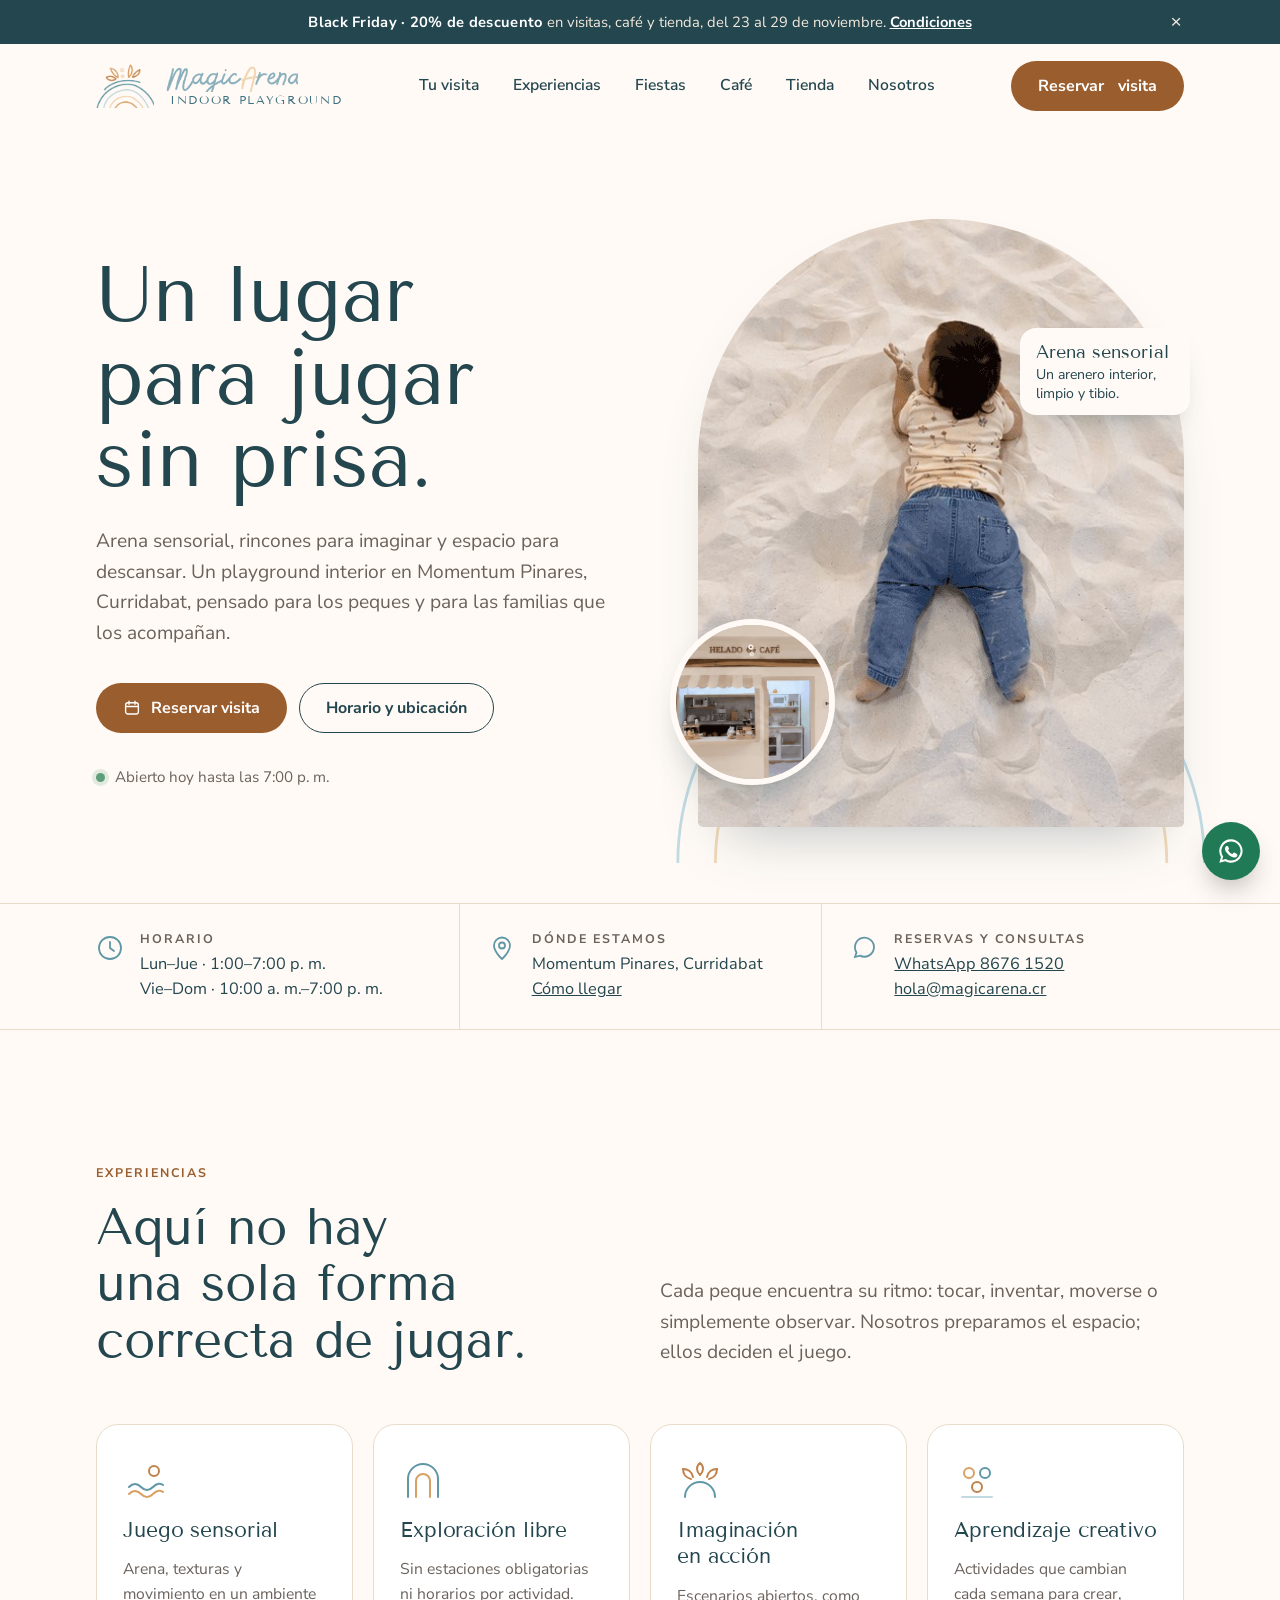
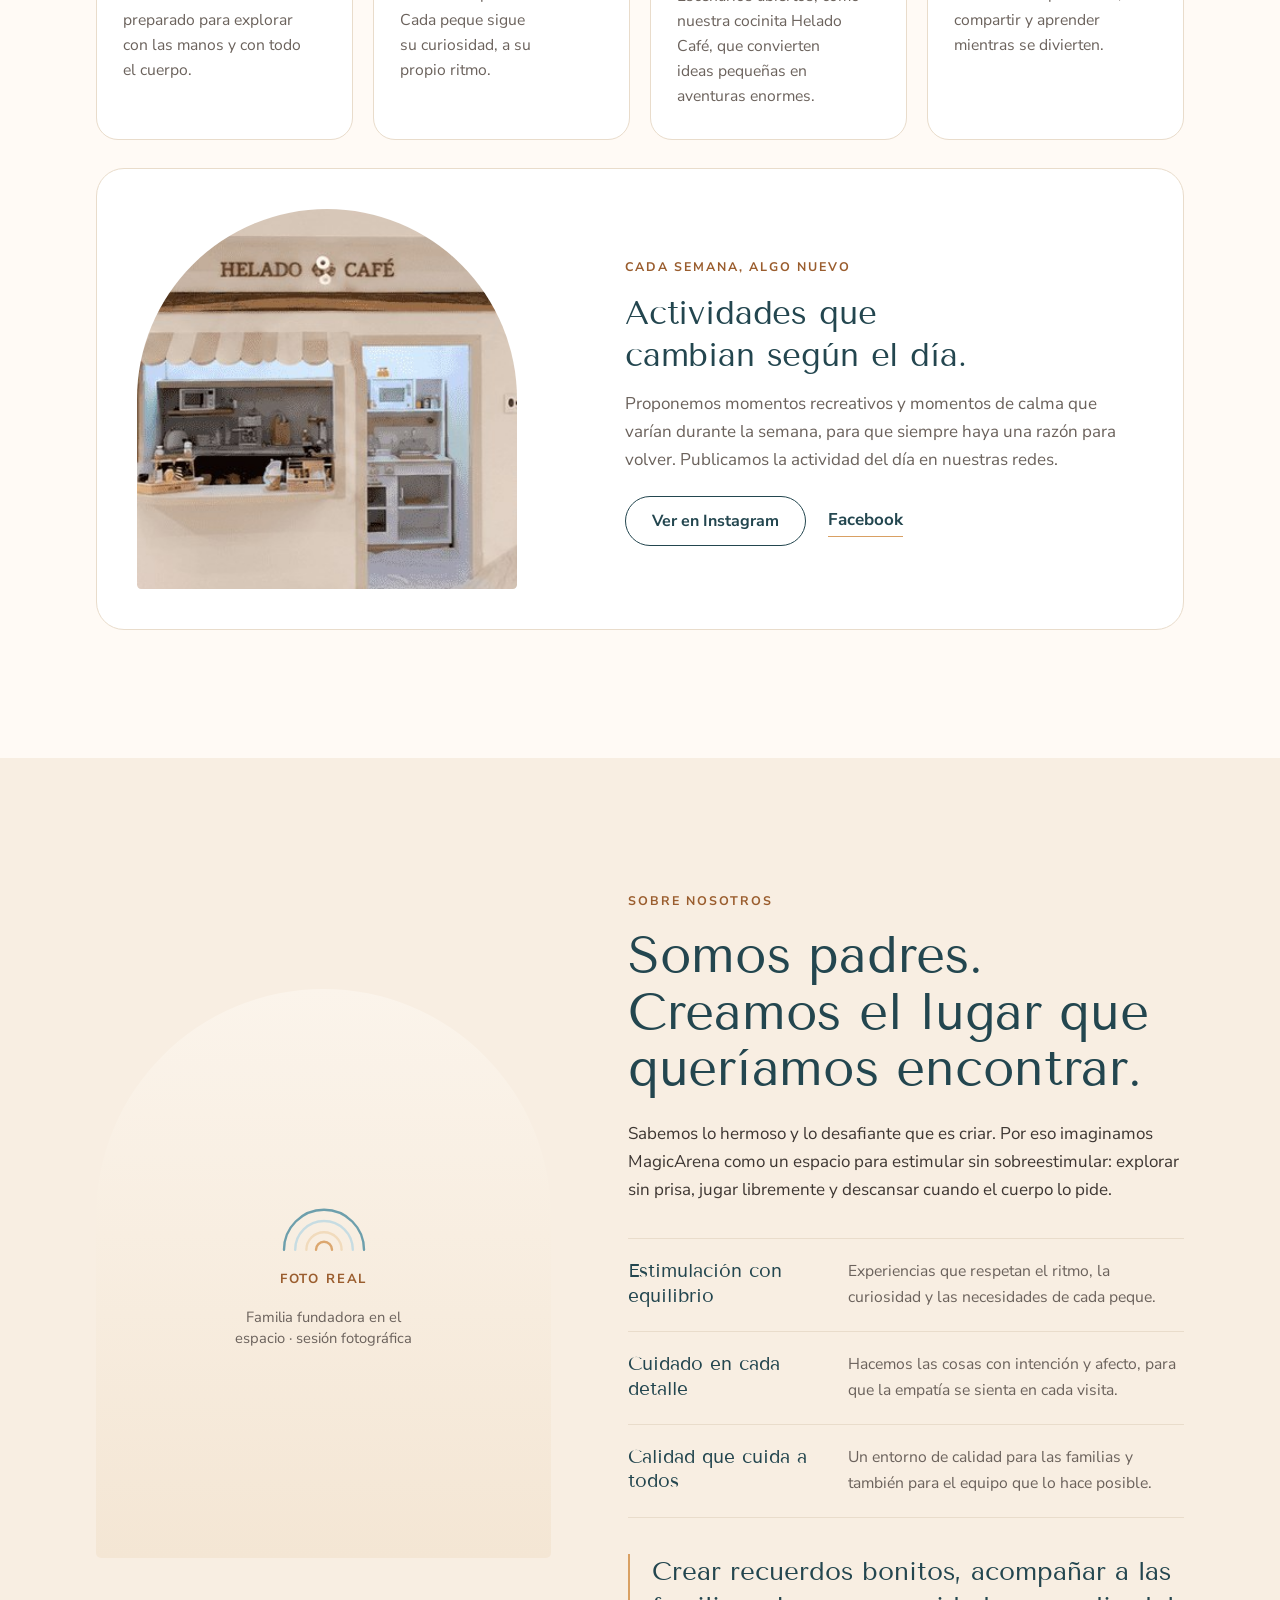
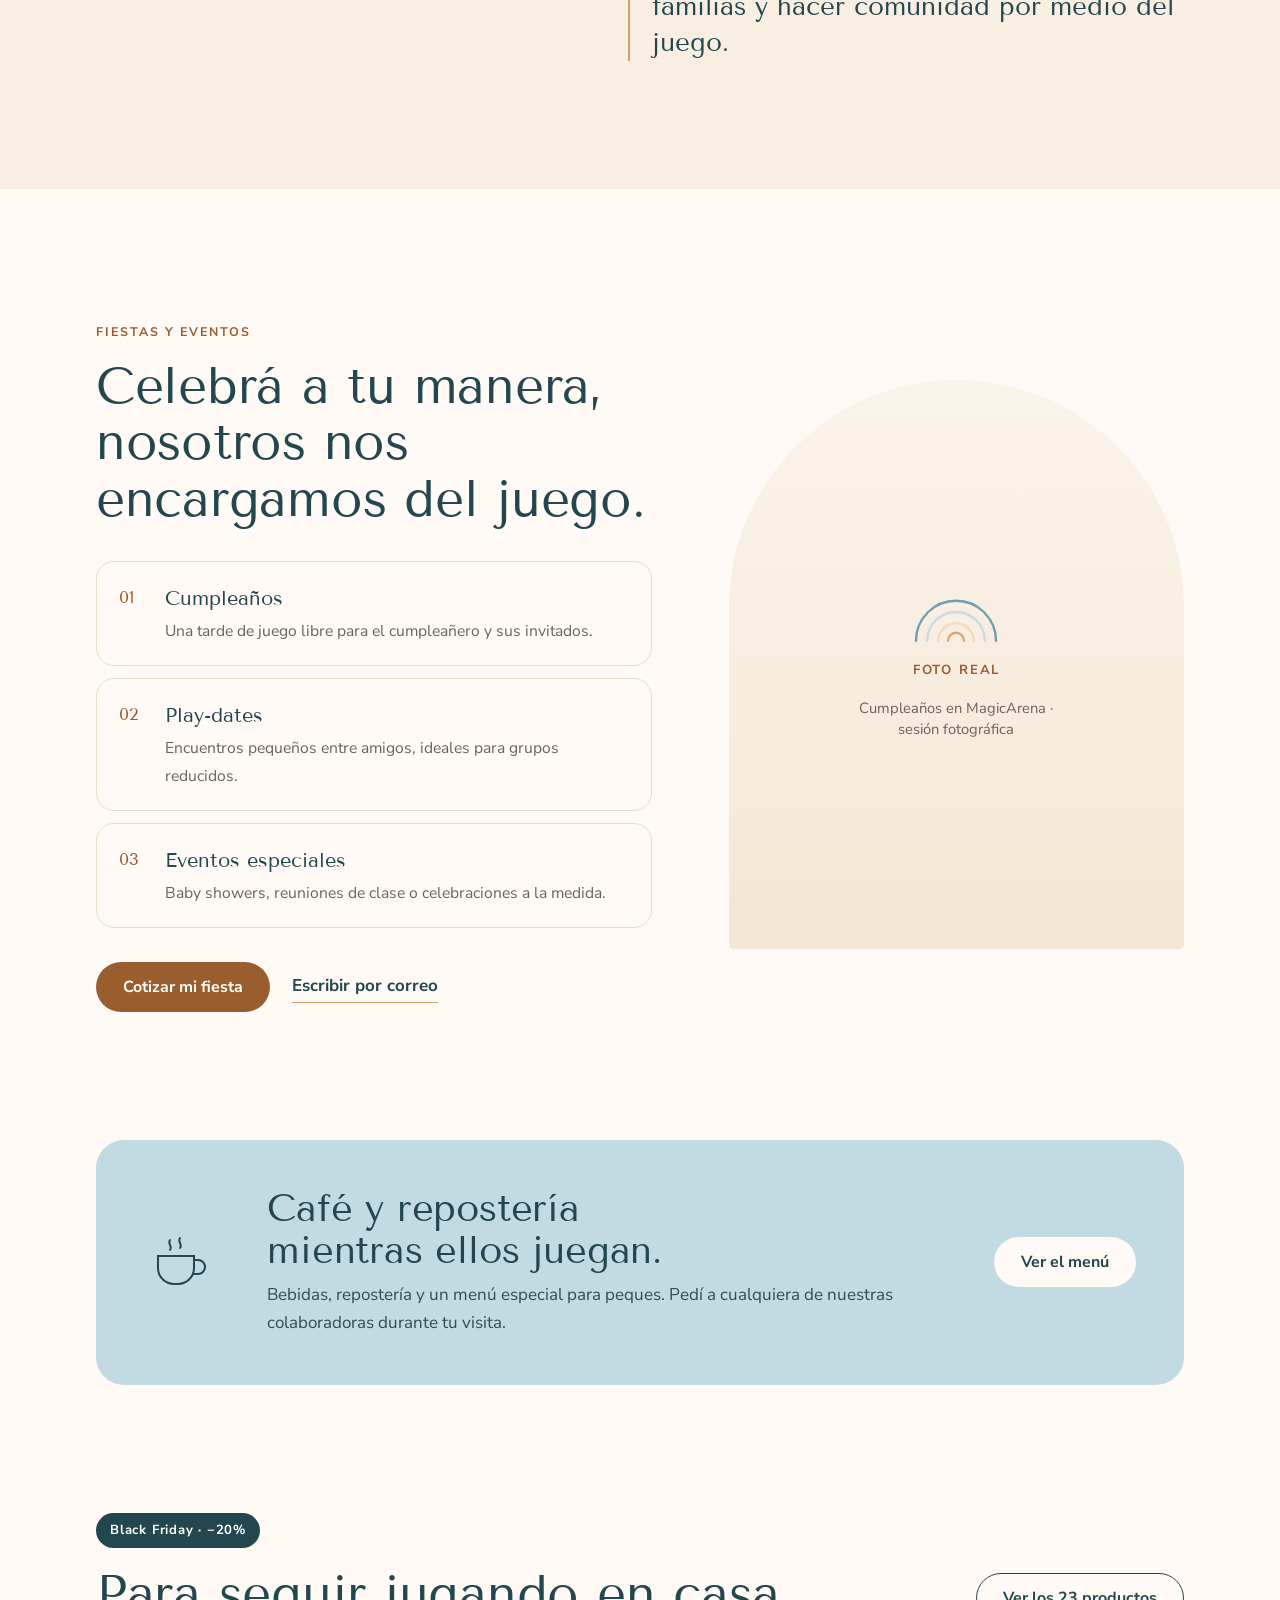
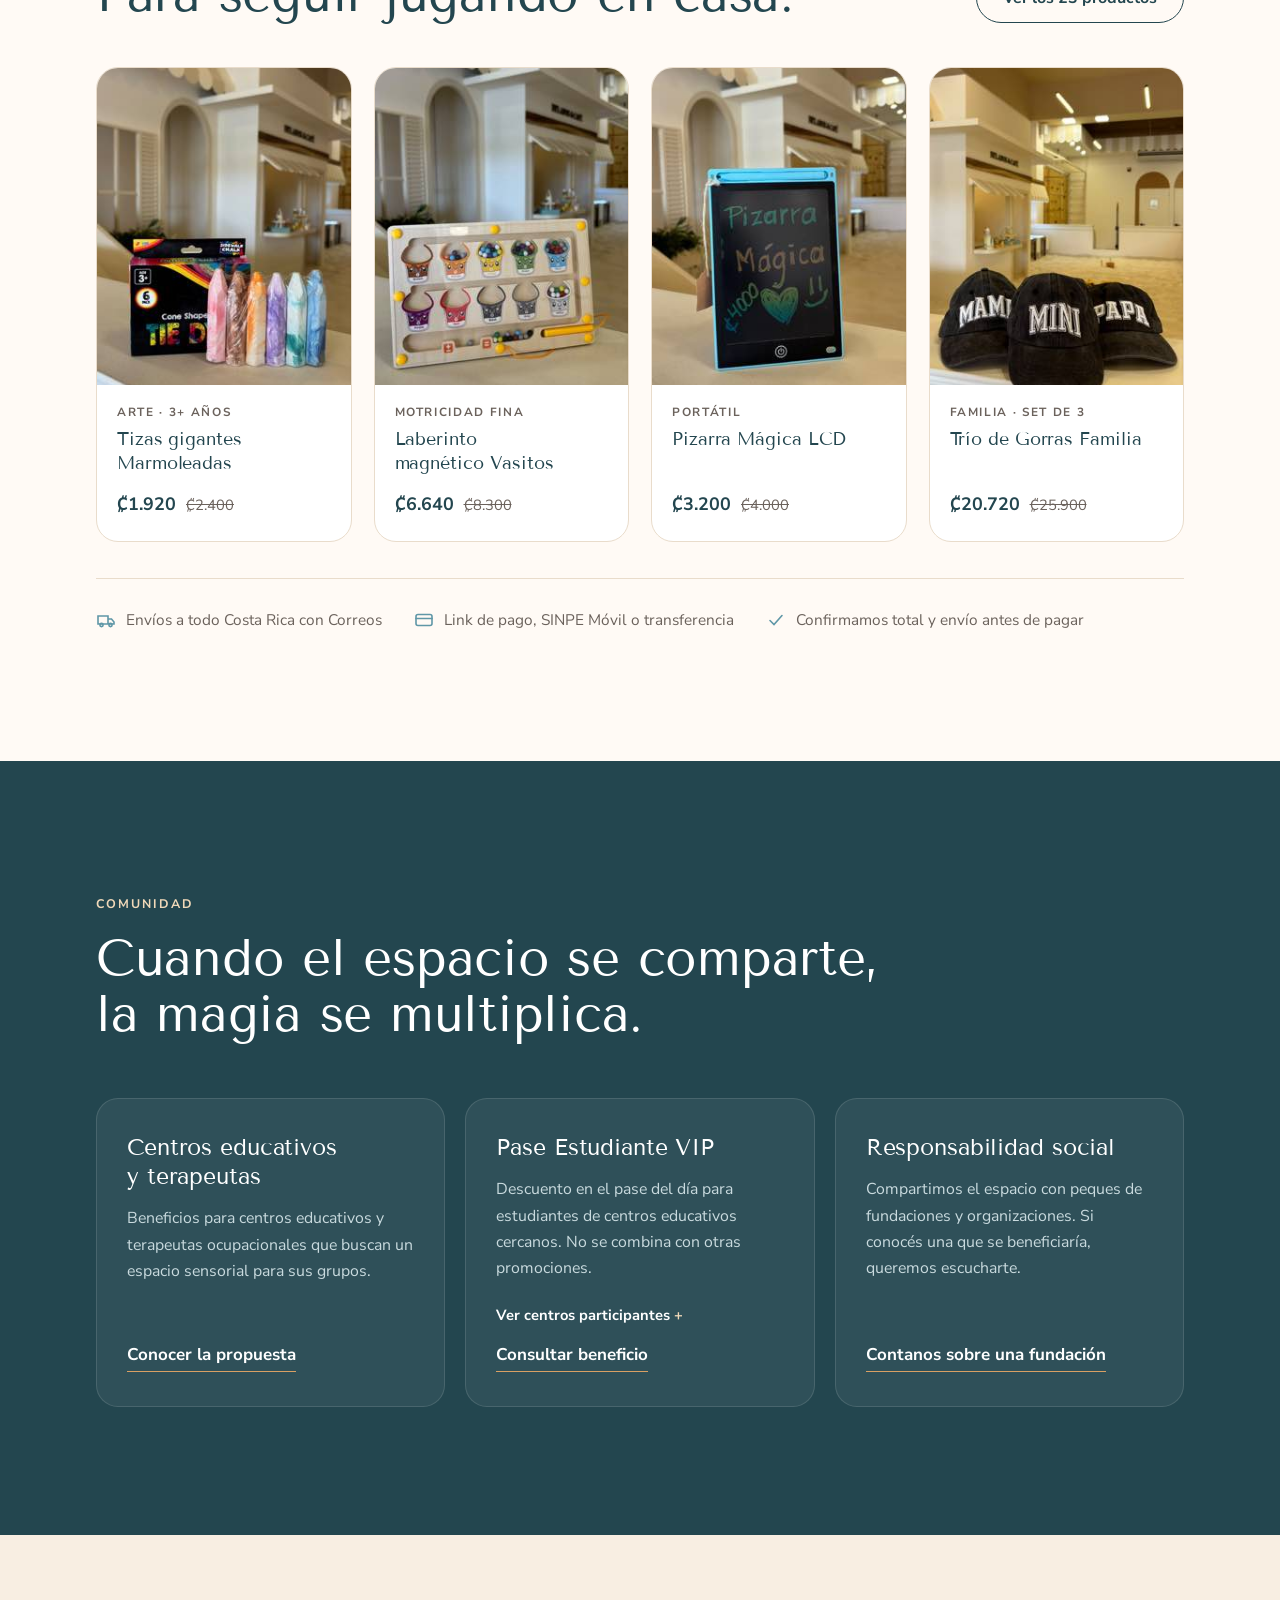
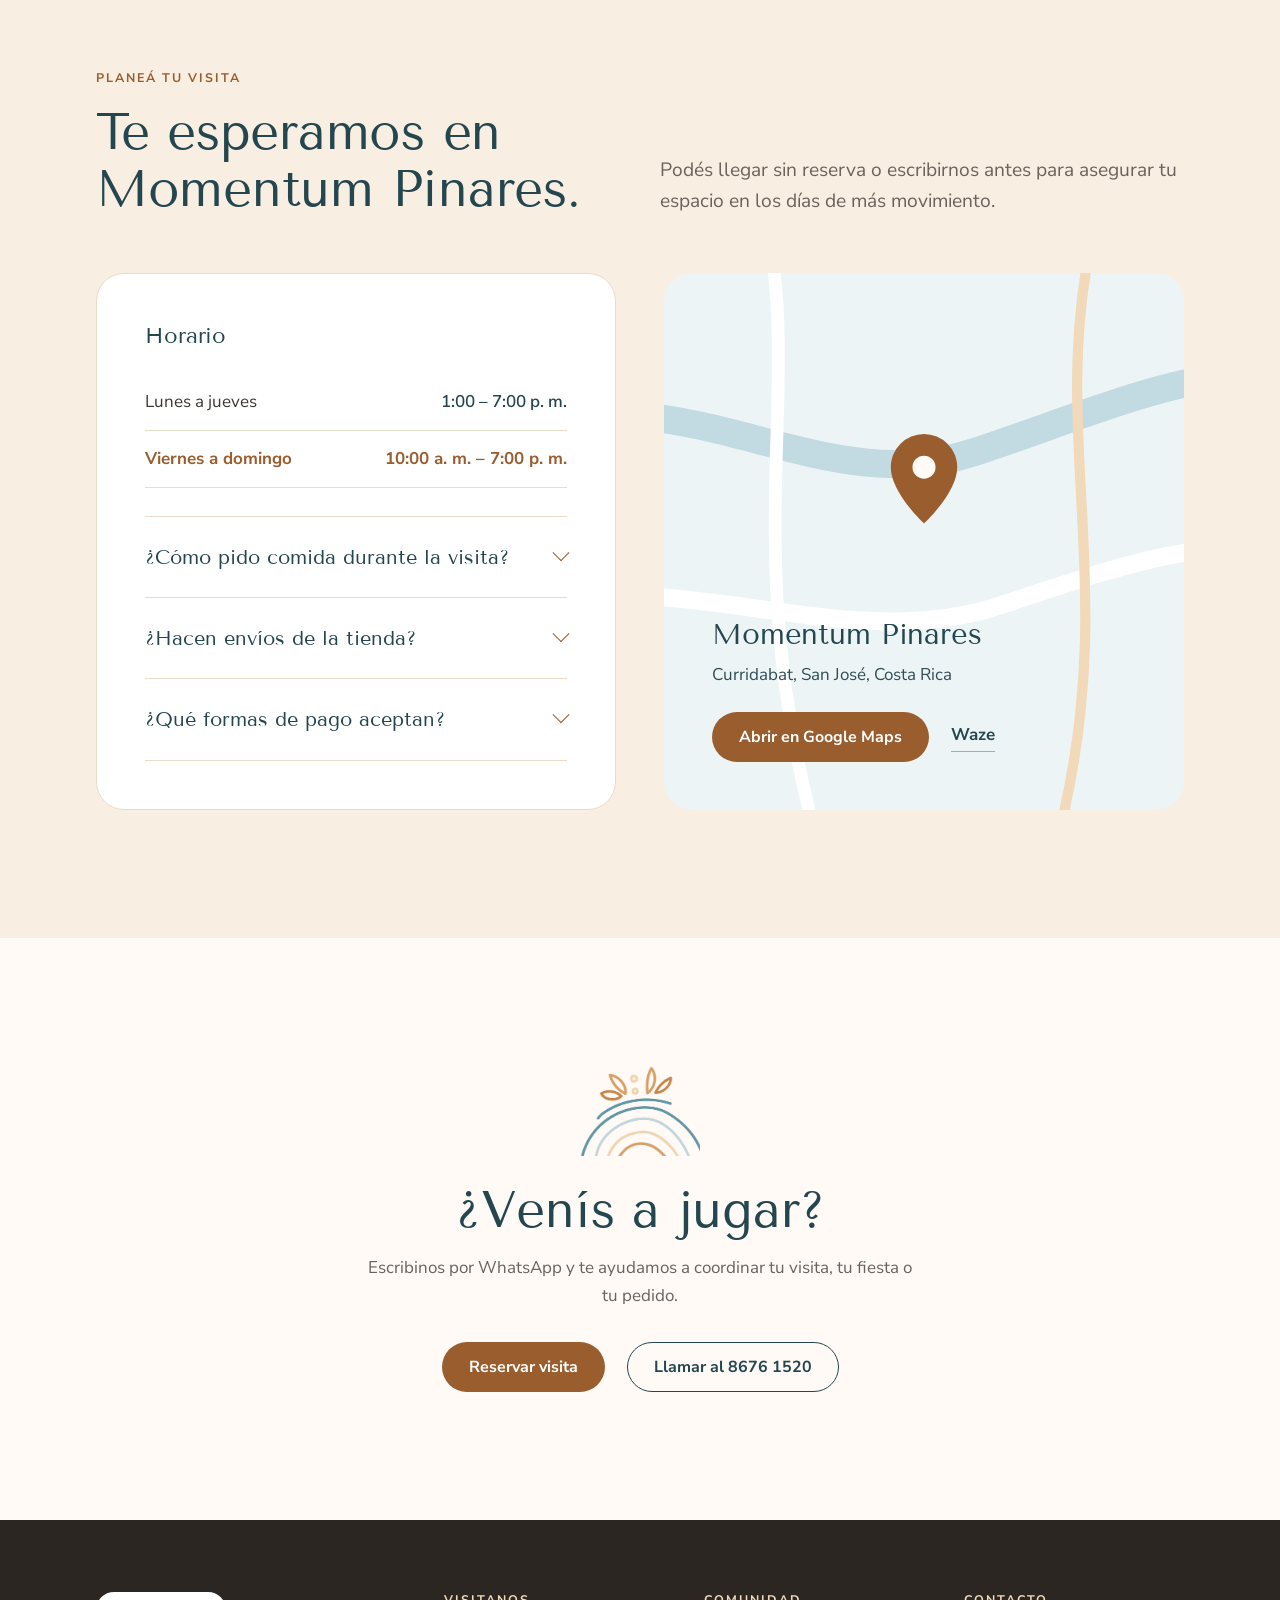
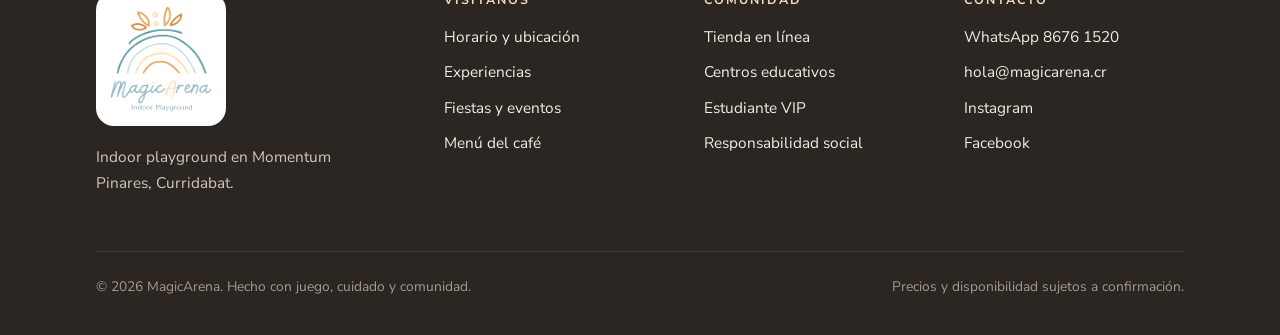
<file: propuesta/sitio/index.html>
<!doctype html>
<html lang="es-CR">
<head>
<meta charset="utf-8">
<meta name="robots" content="noindex, nofollow">
<meta name="viewport" content="width=device-width, initial-scale=1">
<title>MagicArena · Indoor playground en Momentum Pinares, Curridabat</title>
<meta name="description" content="Playground interior en Momentum Pinares, Curridabat. Arena sensorial, juego libre, fiestas infantiles y café para la familia. Abierto todos los días.">
<meta name="theme-color" content="#FFFAF5">
<meta property="og:title" content="MagicArena · Indoor playground en Curridabat">
<meta property="og:description" content="Juego libre, arena sensorial y fiestas para peques en Momentum Pinares.">
<link rel="icon" href="img/logo-mark.png">
<link rel="preconnect" href="https://fonts.googleapis.com">
<link rel="preconnect" href="https://fonts.gstatic.com" crossorigin>
<link href="https://fonts.googleapis.com/css2?family=Nunito+Sans:opsz,wght@6..12,400;6..12,600;6..12,700&family=Tenor+Sans&display=swap" rel="stylesheet">
<script type="application/ld+json">
{
  "@context": "https://schema.org",
  "@type": "EntertainmentBusiness",
  "name": "MagicArena Indoor Playground",
  "url": "https://www.magicarena.cr/",
  "telephone": "+506 8676 1520",
  "email": "hola@magicarena.cr",
  "address": {"@type": "PostalAddress", "streetAddress": "Momentum Pinares", "addressLocality": "Curridabat", "addressRegion": "San José", "addressCountry": "CR"},
  "openingHoursSpecification": [
    {"@type": "OpeningHoursSpecification", "dayOfWeek": ["Monday","Tuesday","Wednesday","Thursday"], "opens": "13:00", "closes": "19:00"},
    {"@type": "OpeningHoursSpecification", "dayOfWeek": ["Friday","Saturday","Sunday"], "opens": "10:00", "closes": "19:00"}
  ],
  "sameAs": ["https://www.instagram.com/magicarenacr", "https://www.facebook.com/profile.php?id=61588417804667"]
}
</script>
<style>
:root{
  /* Paleta tomada del logo */
  --teal:#5F97A7;        /* arco exterior */
  --mist:#8AB1C1;        /* wordmark */
  --sky:#C2DBE3;         /* arco celeste */
  --sand:#F1D9B9;        /* arco arena */
  --ochre:#D9A063;       /* arco ocre / hojas */
  --clay:#C1824A;        /* hoja terracota */
  /* Derivados accesibles */
  --ink:#23464F;         /* teal profundo para títulos (7.9:1 sobre crema) */
  --text:#3D3632;        /* cuerpo */
  --muted:#6B625C;
  --clay-deep:#9A5D2E;   /* botones: 5.2:1 con blanco */
  --clay-deeper:#7F4B22;
  --cream:#FFFAF5;
  --linen:#F8EEE2;
  --mist-bg:#EDF4F6;
  --line:#E9DCCB;
  --radius:22px;
  --wrap:1200px;
  --pad:clamp(20px,5vw,56px);
  --font-display:"Tenor Sans","Optima","Candara",sans-serif;
  --font-body:"Nunito Sans",system-ui,-apple-system,"Segoe UI",sans-serif;
}
*,*::before,*::after{box-sizing:border-box}
html{scroll-behavior:smooth;-webkit-text-size-adjust:100%}
@media (prefers-reduced-motion:reduce){html{scroll-behavior:auto}*{transition:none!important;animation:none!important}}
body{margin:0;background:var(--cream);color:var(--text);font:400 1.0625rem/1.65 var(--font-body);-webkit-font-smoothing:antialiased;text-rendering:optimizeLegibility}
img{max-width:100%;display:block;height:auto}
a{color:inherit}
h1,h2,h3{font-family:var(--font-display);font-weight:400;color:var(--ink);margin:0;text-wrap:balance;letter-spacing:-.005em}
h1{font-size:clamp(2.6rem,6.2vw,5.1rem);line-height:1.04}
h2{font-size:clamp(2rem,4vw,3.25rem);line-height:1.1}
h3{font-size:1.4rem;line-height:1.25}
p{margin:0;text-wrap:pretty}
.wrap{max-width:var(--wrap);margin:0 auto;padding:0 var(--pad)}
.eyebrow{display:inline-block;font:700 .78rem/1.2 var(--font-body);letter-spacing:.16em;text-transform:uppercase;color:var(--clay-deep);margin-bottom:18px}
.lede{font-size:1.2rem;line-height:1.6;color:var(--muted);max-width:34em}
.skip{position:absolute;left:-999px;top:8px;background:var(--ink);color:#fff;padding:10px 16px;border-radius:10px;z-index:100}
.skip:focus{left:12px}
:focus-visible{outline:3px solid var(--teal);outline-offset:3px;border-radius:6px}

/* Botones */
.btn{display:inline-flex;align-items:center;gap:10px;min-height:50px;padding:0 26px;border-radius:999px;font:700 1rem/1 var(--font-body);text-decoration:none;border:1.5px solid transparent;cursor:pointer;transition:background-color .2s ease,color .2s ease,border-color .2s ease,transform .2s ease;touch-action:manipulation}
.btn svg{width:18px;height:18px;flex:none}
.btn-primary{background:var(--clay-deep);color:#fff}
.btn-primary:hover{background:var(--clay-deeper)}
.btn-ghost{border-color:var(--ink);color:var(--ink);background:transparent}
.btn-ghost:hover{background:var(--ink);color:var(--cream)}
.btn-light{background:var(--cream);color:var(--ink)}
.btn-light:hover{background:#fff}
.link{font-weight:700;color:var(--ink);text-decoration:none;border-bottom:1.5px solid var(--ochre);padding-bottom:2px;transition:border-color .2s ease}
.link:hover{border-color:var(--ink)}

/* Barra promo */
.promo{background:var(--ink);color:#F3E9DC;font-size:.92rem}
.promo .wrap{display:flex;align-items:center;justify-content:center;gap:14px;min-height:44px;text-align:center;position:relative;padding-right:56px}
.promo strong{color:#fff;font-weight:700;letter-spacing:.02em}
.promo a{color:#fff;font-weight:700}
.promo-close{position:absolute;right:calc(var(--pad) - 10px);top:50%;transform:translateY(-50%);width:36px;height:36px;border-radius:50%;border:0;background:transparent;color:#F3E9DC;cursor:pointer;font-size:1.2rem;line-height:1}
.promo-close:hover{background:rgba(255,255,255,.1)}
.promo[hidden]{display:none}

/* Header */
.site-header{position:sticky;top:0;z-index:50;background:rgba(255,250,245,.92);backdrop-filter:saturate(1.2) blur(10px);border-bottom:1px solid transparent;transition:border-color .2s ease}
.site-header.scrolled{border-color:var(--line)}
.nav{display:flex;align-items:center;justify-content:space-between;gap:24px;min-height:84px}
.brand{display:flex;align-items:center;gap:12px;text-decoration:none}
.brand-mark{width:58px}
.brand-text{display:flex;flex-direction:column;gap:2px}
.brand-word{width:132px}
.brand-sub{font:400 .74rem/1 var(--font-display);letter-spacing:.14em;color:#3F7280;text-transform:uppercase;padding-left:4px}
.nav-links{display:flex;align-items:center;gap:6px;list-style:none;margin:0;padding:0}
.nav-links a{display:block;padding:10px 14px;border-radius:999px;text-decoration:none;font-weight:600;font-size:.98rem;color:var(--ink);transition:background-color .2s ease}
.nav-links a:hover{background:var(--linen)}
.nav-cta{display:flex;gap:10px;align-items:center}
.menu-toggle{display:none;width:48px;height:48px;border-radius:50%;border:1.5px solid var(--line);background:var(--cream);cursor:pointer;align-items:center;justify-content:center}
.menu-toggle span,.menu-toggle span::before,.menu-toggle span::after{display:block;width:18px;height:1.8px;background:var(--ink);border-radius:2px;position:relative;transition:transform .2s ease}
.menu-toggle span::before,.menu-toggle span::after{content:"";position:absolute;left:0}
.menu-toggle span::before{top:-6px}.menu-toggle span::after{top:6px}
.menu-toggle[aria-expanded="true"] span{background:transparent}
.menu-toggle[aria-expanded="true"] span::before{transform:translateY(6px) rotate(45deg)}
.menu-toggle[aria-expanded="true"] span::after{transform:translateY(-6px) rotate(-45deg)}

/* Hero */
.hero{padding:clamp(40px,7vw,96px) 0 clamp(48px,6vw,80px);position:relative;overflow:hidden}
.hero-grid{display:grid;grid-template-columns:1.05fr .95fr;gap:clamp(32px,5vw,72px);align-items:center}
.hero h1{margin-bottom:24px}
.hero .lede{margin-bottom:34px}
.hero-actions{display:flex;flex-wrap:wrap;gap:12px;margin-bottom:30px}
.status{display:inline-flex;align-items:center;gap:10px;font-size:.95rem;color:var(--muted)}
.status-dot{width:9px;height:9px;border-radius:50%;background:#5E9E7A;box-shadow:0 0 0 4px rgba(94,158,122,.18)}
.status.closed .status-dot{background:var(--ochre);box-shadow:0 0 0 4px rgba(217,160,99,.2)}
.hero-art{position:relative;justify-self:center;width:min(100%,500px)}
.arcs{position:absolute;inset:auto -8% -6% -8%;width:116%;pointer-events:none}
.arch{border-radius:999px 999px var(--radius) var(--radius);overflow:hidden;background:var(--linen);position:relative}
.arch img{width:100%;height:100%;object-fit:cover}
.hero-photo{aspect-ratio:4/5;box-shadow:0 30px 60px -30px rgba(35,70,79,.35)}
.hero-badge{position:absolute;left:-28px;bottom:42px;width:clamp(140px,34%,180px);aspect-ratio:1;border-radius:50%;overflow:hidden;border:6px solid var(--cream);box-shadow:0 18px 40px -20px rgba(35,70,79,.45)}
.hero-badge img{width:100%;height:100%;object-fit:cover}
.hero-note{position:absolute;right:-6px;top:18%;background:var(--cream);border-radius:16px;padding:12px 16px;box-shadow:0 16px 32px -18px rgba(35,70,79,.4);font-size:.88rem;line-height:1.35;color:var(--ink);max-width:170px}
.hero-note b{display:block;font-family:var(--font-display);font-weight:400;font-size:1.15rem}

/* Datos de visita */
.facts{border-top:1px solid var(--line);border-bottom:1px solid var(--line);background:var(--cream)}
.facts-grid{display:grid;grid-template-columns:repeat(3,1fr)}
.fact{padding:28px 28px 28px 0;display:flex;gap:16px;align-items:flex-start}
.fact + .fact{padding-left:28px;border-left:1px solid var(--line)}
.fact svg{width:28px;height:28px;flex:none;margin-top:2px;color:var(--teal)}
.fact h2{font-family:var(--font-body);font-weight:700;font-size:.78rem;letter-spacing:.16em;text-transform:uppercase;color:var(--muted);margin-bottom:6px}
.fact p{color:var(--ink);font-size:1.02rem;line-height:1.5}
.fact .tnum{font-variant-numeric:tabular-nums}
.fact a{color:var(--ink)}

/* Secciones */
section{scroll-margin-top:96px}
.section{padding:clamp(72px,10vw,128px) 0}
.section-head{display:grid;grid-template-columns:1fr 1fr;gap:40px;align-items:end;margin-bottom:56px}
.section-head .lede{justify-self:end}
.bg-linen{background:var(--linen)}
.bg-mist{background:var(--mist-bg)}

/* Experiencias */
.exp-grid{display:grid;grid-template-columns:repeat(4,1fr);gap:20px}
.exp{padding:32px 26px 30px;border:1px solid var(--line);border-radius:var(--radius);background:#fff;display:flex;flex-direction:column;gap:14px;transition:border-color .2s ease,transform .2s ease}
.exp:hover{border-color:var(--sand);transform:translateY(-3px)}
.exp svg{width:46px;height:46px}
.exp h3{font-size:1.32rem}
.exp p{color:var(--muted);font-size:.98rem;line-height:1.6}
.exp-feature{display:grid;grid-template-columns:.9fr 1.1fr;gap:clamp(28px,5vw,64px);align-items:center;margin-top:28px;padding:clamp(24px,4vw,40px);background:#fff;border:1px solid var(--line);border-radius:calc(var(--radius) + 6px)}
.exp-feature .arch{aspect-ratio:1/1;max-width:380px}
.exp-feature h3{font-size:clamp(1.6rem,2.6vw,2.1rem);margin-bottom:14px}
.exp-feature p{color:var(--muted);margin-bottom:22px}

/* Nosotros */
.about{display:grid;grid-template-columns:.9fr 1.1fr;gap:clamp(36px,6vw,88px);align-items:center}
.placeholder{aspect-ratio:4/5;display:flex;flex-direction:column;align-items:center;justify-content:center;gap:16px;text-align:center;padding:30px;color:var(--teal);background:linear-gradient(180deg,#FBF4EB 0%,#F4E6D4 100%)}
.placeholder svg{width:96px;opacity:.9}
.placeholder span{font-size:.82rem;letter-spacing:.14em;text-transform:uppercase;font-weight:700;color:var(--clay-deep)}
.placeholder small{font-size:.92rem;color:var(--muted);max-width:22ch;line-height:1.45}
.about h2{margin-bottom:24px}
.about p{margin-bottom:18px;color:var(--text)}
.values{list-style:none;padding:0;margin:34px 0 0;display:grid;gap:0;border-top:1px solid var(--line)}
.values li{display:grid;grid-template-columns:200px 1fr;gap:20px;padding:20px 0;border-bottom:1px solid var(--line)}
.values b{font-family:var(--font-display);font-weight:400;font-size:1.18rem;color:var(--ink);line-height:1.3}
.values span{color:var(--muted);font-size:.98rem}
blockquote{margin:36px 0 0;font-family:var(--font-display);font-size:clamp(1.3rem,2vw,1.6rem);line-height:1.4;color:var(--ink);padding-left:22px;border-left:2px solid var(--ochre)}

/* Fiestas */
.parties{display:grid;grid-template-columns:1.1fr .9fr;gap:clamp(36px,6vw,88px);align-items:center}
.packages{list-style:none;margin:34px 0 34px;padding:0;display:grid;gap:12px}
.packages li{display:flex;gap:18px;align-items:flex-start;padding:20px 22px;background:var(--cream);border-radius:18px;border:1px solid var(--line)}
.packages .num{font-family:var(--font-display);font-size:1.05rem;color:var(--clay-deep);width:28px;flex:none;padding-top:2px}
.packages b{display:block;font-family:var(--font-display);font-weight:400;font-size:1.25rem;color:var(--ink);margin-bottom:2px}
.packages span{color:var(--muted);font-size:.98rem}
.actions{display:flex;flex-wrap:wrap;gap:14px 22px;align-items:center}

/* Café */
.cafe{display:grid;grid-template-columns:auto 1fr auto;gap:clamp(24px,4vw,56px);align-items:center;padding:clamp(28px,4vw,48px);border-radius:calc(var(--radius) + 6px);background:var(--sky)}
.cafe svg{width:72px;height:72px;color:var(--ink)}
.cafe h2{font-size:clamp(1.7rem,3vw,2.4rem);margin-bottom:8px}
.cafe p{color:#2F4D55}

/* Tienda */
.shop-head{display:flex;justify-content:space-between;align-items:flex-end;gap:24px;margin-bottom:44px;flex-wrap:wrap}
.tag{display:inline-flex;align-items:center;gap:8px;background:var(--ink);color:#fff;font-weight:700;font-size:.82rem;letter-spacing:.06em;padding:7px 14px;border-radius:999px;margin-bottom:18px}
.products{display:grid;grid-template-columns:repeat(4,1fr);gap:22px}
.product{display:flex;flex-direction:column;background:#fff;border:1px solid var(--line);border-radius:var(--radius);overflow:hidden;text-decoration:none;transition:transform .2s ease,box-shadow .2s ease}
.product:hover{transform:translateY(-4px);box-shadow:0 24px 40px -28px rgba(35,70,79,.45)}
.product-img{aspect-ratio:4/5;overflow:hidden;background:var(--linen)}
.product-img img{width:100%;height:100%;object-fit:cover}
.product-body{padding:18px 20px 22px;display:flex;flex-direction:column;gap:6px;flex:1}
.product-cat{font-size:.74rem;letter-spacing:.14em;text-transform:uppercase;font-weight:700;color:var(--muted)}
.product h3{font-size:1.15rem;line-height:1.3}
.price{display:flex;gap:10px;align-items:baseline;margin-top:auto;padding-top:8px;font-variant-numeric:tabular-nums}
.price b{font-size:1.12rem;color:var(--ink)}
.price s{color:var(--muted);font-size:.92rem}
.shop-foot{display:flex;flex-wrap:wrap;gap:12px 32px;margin-top:36px;padding-top:28px;border-top:1px solid var(--line);color:var(--muted);font-size:.96rem}
.shop-foot span{display:inline-flex;gap:10px;align-items:center}
.shop-foot svg{width:20px;height:20px;color:var(--teal);flex:none}

/* Comunidad */
.community{background:var(--ink);color:#E4EEF0}
.community h2,.community h3{color:#fff}
.community .eyebrow{color:var(--sand)}
.community-grid{display:grid;grid-template-columns:repeat(3,1fr);gap:20px;margin-top:56px}
.card-dark{padding:34px 30px;border-radius:var(--radius);background:rgba(255,255,255,.06);border:1px solid rgba(255,255,255,.12);display:flex;flex-direction:column;gap:14px}
.card-dark h3{font-size:1.45rem}
.card-dark p{color:#C9DADE;font-size:.99rem}
.card-dark a{margin-top:auto;color:#fff;font-weight:700;text-decoration:none;border-bottom:1.5px solid var(--ochre);align-self:flex-start;padding-bottom:2px}
.schools{margin-top:8px;font-size:.92rem;color:#C9DADE}
.schools summary{cursor:pointer;color:#fff;font-weight:700;list-style:none}
.schools summary::-webkit-details-marker{display:none}
.schools summary::after{content:" +";color:var(--sand)}
.schools[open] summary::after{content:" −"}
.schools ul{columns:2;column-gap:20px;padding:12px 0 0 16px;margin:0;line-height:1.7}

/* FAQ */
.faq-grid{display:grid;grid-template-columns:.8fr 1.2fr;gap:clamp(36px,6vw,88px)}
.faq details{border-bottom:1px solid var(--line)}
.faq details:first-child{border-top:1px solid var(--line)}
.faq summary{display:flex;justify-content:space-between;align-items:center;gap:24px;padding:24px 0;cursor:pointer;list-style:none;font-family:var(--font-display);font-size:1.22rem;color:var(--ink)}
.faq summary::-webkit-details-marker{display:none}
.faq summary::after{content:"";width:12px;height:12px;flex:none;border-right:1.8px solid var(--clay-deep);border-bottom:1.8px solid var(--clay-deep);transform:rotate(45deg) translate(-3px,-3px);transition:transform .2s ease}
.faq details[open] summary::after{transform:rotate(-135deg)}
.faq details p{padding:0 40px 26px 0;color:var(--muted)}

/* Visita */
.visit{display:grid;grid-template-columns:1fr 1fr;gap:clamp(28px,4vw,48px);align-items:stretch}
.visit-card{padding:clamp(28px,4vw,48px);border-radius:calc(var(--radius) + 6px);background:#fff;border:1px solid var(--line)}
.hours{width:100%;border-collapse:collapse;margin:24px 0 8px;font-variant-numeric:tabular-nums}
.hours th,.hours td{padding:14px 0;border-bottom:1px solid var(--line);text-align:left;font-weight:400}
.hours td{text-align:right;color:var(--ink);font-weight:600}
.hours tr.today th,.hours tr.today td{color:var(--clay-deep);font-weight:700}
.map{position:relative;border-radius:calc(var(--radius) + 6px);overflow:hidden;background:var(--mist-bg);min-height:360px;display:flex;flex-direction:column;justify-content:flex-end;padding:clamp(28px,4vw,48px)}
.map svg.map-art{position:absolute;inset:0;width:100%;height:100%}
.map > *:not(.map-art){position:relative}
.map h3{font-size:1.8rem;margin-bottom:8px}
.map p{color:#2F4D55;margin-bottom:22px}

/* CTA final */
.final{text-align:center;padding:clamp(80px,10vw,128px) 0}
.final img{width:120px;margin:0 auto 26px}
.final h2{margin-bottom:16px}
.final p{color:var(--muted);margin:0 auto 32px;max-width:32em}
.final .actions{justify-content:center}

/* Footer */
.footer{background:#2B2622;color:#CFC6BE;padding:72px 0 36px;font-size:.96rem}
.footer-grid{display:grid;grid-template-columns:1.4fr 1fr 1fr 1fr;gap:40px}
.footer h3{font-family:var(--font-body);font-size:.78rem;letter-spacing:.16em;text-transform:uppercase;color:var(--sand);font-weight:700;margin-bottom:16px}
.footer ul{list-style:none;padding:0;margin:0;display:grid;gap:10px}
.footer a{color:#F3ECE5;text-decoration:none}
.footer a:hover{text-decoration:underline;text-underline-offset:3px}
.footer-brand img{width:150px;margin-bottom:18px;filter:brightness(1.05)}
.footer-bottom{display:flex;justify-content:space-between;gap:20px;flex-wrap:wrap;margin-top:56px;padding-top:24px;border-top:1px solid rgba(255,255,255,.1);font-size:.86rem;color:#A39A92}

/* WhatsApp flotante */
.wa{position:fixed;right:20px;bottom:20px;z-index:40;width:58px;height:58px;border-radius:50%;background:#1F7A55;color:#fff;display:grid;place-items:center;box-shadow:0 14px 30px -12px rgba(0,0,0,.45);transition:transform .2s ease}
.wa:hover{transform:scale(1.06)}
.wa svg{width:28px;height:28px}

/* Responsive */
@media (max-width:1080px){
  .nav-links a{padding:10px 10px;font-size:.94rem}
  .exp-grid,.products{grid-template-columns:repeat(2,1fr)}
}
@media (max-width:900px){
  .menu-toggle{display:inline-flex}
  .nav-links{position:absolute;left:0;right:0;top:100%;flex-direction:column;align-items:stretch;gap:0;background:var(--cream);border-bottom:1px solid var(--line);padding:8px var(--pad) 20px;display:none;overscroll-behavior:contain}
  .nav-links.open{display:flex}
  .nav-links a{padding:16px 4px;font-size:1.1rem;border-radius:0;border-bottom:1px solid var(--line)}
  .nav-cta .btn-ghost{display:none}
  .hero-grid,.section-head,.about,.parties,.faq-grid,.visit,.exp-feature{grid-template-columns:1fr}
  .section-head .lede{justify-self:start}
  .hero-art{max-width:420px;margin-top:8px}
  .facts-grid{grid-template-columns:1fr}
  .fact,.fact + .fact{padding:22px 0;border-left:0}
  .fact + .fact{border-top:1px solid var(--line)}
  .community-grid{grid-template-columns:1fr}
  .cafe{grid-template-columns:1fr;text-align:left}
  .footer-grid{grid-template-columns:1fr 1fr}
  .about .arch{max-width:420px}
  .values li{grid-template-columns:1fr;gap:4px}
  .placeholder{aspect-ratio:1/1}
  .nav-links{box-shadow:0 24px 40px -24px rgba(35,70,79,.35)}
}
@media (max-width:420px){.brand-sub{display:none}}
@media (max-width:560px){
  body{font-size:1rem}
  .nav{min-height:72px}
  .brand-mark{width:46px}.brand-word{width:108px}.brand-sub{font-size:.64rem}
  .nav-cta .btn-primary{padding:0 18px;min-height:46px;font-size:.95rem;white-space:nowrap}
  .nav-cta .btn-primary .long{display:none}
  .brand-sub{white-space:nowrap;letter-spacing:.06em;font-size:.7rem}
  .hero-note{display:none}
  .hero-art{max-width:360px}
  .hours th,.hours td{font-size:.95rem}
  .hours td{white-space:nowrap;padding-left:12px}
  .promo .wrap{font-size:.84rem;justify-content:flex-start;text-align:left}
  .hero-badge{left:-10px;width:120px;border-width:5px}
  .hero-note{right:-4px}
  .exp-grid{grid-template-columns:1fr}
  .products{grid-template-columns:1fr 1fr;gap:14px}
  .product-body{padding:14px 14px 16px}
  .product h3{font-size:1rem}
  .footer-grid{grid-template-columns:1fr}
  .schools ul{columns:1}
  .btn{min-height:52px}
}
</style>
</head>
<body>
<a class="skip" href="#contenido">Saltar al contenido</a>

<aside class="promo" id="promo" aria-label="Promoción vigente">
  <div class="wrap">
    <p><strong>Black Friday · 20% de descuento</strong> en visitas, café y tienda, del 23 al 29 de noviembre. <a href="#faq-vip">Condiciones</a></p>
    <button class="promo-close" type="button" aria-label="Cerrar aviso de promoción" data-close-promo>×</button>
  </div>
</aside>

<header class="site-header" id="top">
  <div class="wrap nav">
    <a class="brand" href="#top" aria-label="MagicArena, ir al inicio">
      <img class="brand-mark" src="img/logo-mark.png" alt="" width="304" height="229">
      <span class="brand-text">
        <img class="brand-word" src="img/logo-word.png" alt="MagicArena" width="429" height="84">
        <span class="brand-sub">Indoor Playground</span>
      </span>
    </a>
    <nav aria-label="Principal">
      <ul class="nav-links" id="nav-links">
        <li><a href="#visita">Tu visita</a></li>
        <li><a href="#experiencias">Experiencias</a></li>
        <li><a href="#fiestas">Fiestas</a></li>
        <li><a href="#cafe">Café</a></li>
        <li><a href="#tienda">Tienda</a></li>
        <li><a href="#nosotros">Nosotros</a></li>
      </ul>
    </nav>
    <div class="nav-cta">
      <a class="btn btn-primary" href="https://wa.me/50686761520?text=Hola%20MagicArena%2C%20quisiera%20reservar%20una%20visita." target="_blank" rel="noopener">Reservar<span class="long">&nbsp;visita</span></a>
      <button class="menu-toggle" type="button" aria-label="Abrir menú" aria-expanded="false" aria-controls="nav-links"><span></span></button>
    </div>
  </div>
</header>

<main id="contenido">
  <!-- HERO -->
  <section class="hero" aria-labelledby="hero-title">
    <div class="wrap hero-grid">
      <div>
        <h1 id="hero-title">Un lugar para jugar sin&nbsp;prisa.</h1>
        <p class="lede">Arena sensorial, rincones para imaginar y espacio para descansar. Un playground interior en Momentum Pinares, Curridabat, pensado para los peques y para las familias que los acompañan.</p>
        <div class="hero-actions">
          <a class="btn btn-primary" href="https://wa.me/50686761520?text=Hola%20MagicArena%2C%20quisiera%20reservar%20una%20visita." target="_blank" rel="noopener">
            <svg viewBox="0 0 24 24" fill="none" stroke="currentColor" stroke-width="1.8" stroke-linecap="round" aria-hidden="true"><rect x="3.5" y="5" width="17" height="15" rx="3"/><path d="M3.5 10h17M8 3v4M16 3v4"/></svg>
            Reservar visita
          </a>
          <a class="btn btn-ghost" href="#visita">Horario y ubicación</a>
        </div>
        <p class="status" id="status" aria-live="polite"><span class="status-dot" aria-hidden="true"></span><span id="status-text">Lunes a jueves de 1:00 a 7:00 p.&nbsp;m. · Viernes a domingo de 10:00 a.&nbsp;m. a 7:00 p.&nbsp;m.</span></p>
      </div>
      <div class="hero-art">
        <svg class="arcs" viewBox="0 0 600 300" fill="none" stroke-linecap="round" aria-hidden="true">
          <path d="M20 300a280 280 0 0 1 560 0" stroke="#C2DBE3" stroke-width="3"/>
          <path d="M60 300a240 240 0 0 1 480 0" stroke="#F1D9B9" stroke-width="3"/>
        </svg>
        <div class="arch hero-photo">
          <img src="img/arenero.jpg" alt="Una bebé juega boca abajo en el arenero blanco de MagicArena" width="500" height="600" fetchpriority="high">
        </div>
        <div class="hero-badge">
          <img src="img/helado-cafe.jpg" alt="Cocinita de juego Helado Café dentro de MagicArena" width="340" height="360">
        </div>
        <p class="hero-note"><b>Arena sensorial</b>Un arenero interior, limpio y tibio.</p>
      </div>
    </div>
  </section>

  <!-- DATOS RÁPIDOS -->
  <div class="facts" id="visita-rapida">
    <div class="wrap facts-grid">
      <div class="fact">
        <svg viewBox="0 0 28 28" fill="none" stroke="currentColor" stroke-width="1.8" stroke-linecap="round" aria-hidden="true"><circle cx="14" cy="14" r="11"/><path d="M14 8v6l4 3"/></svg>
        <div><h2>Horario</h2><p class="tnum">Lun–Jue · 1:00–7:00 p.&nbsp;m.<br>Vie–Dom · 10:00 a.&nbsp;m.–7:00 p.&nbsp;m.</p></div>
      </div>
      <div class="fact">
        <svg viewBox="0 0 28 28" fill="none" stroke="currentColor" stroke-width="1.8" stroke-linecap="round" aria-hidden="true"><path d="M14 25s8-7.2 8-13.5A8 8 0 0 0 6 11.5C6 17.8 14 25 14 25Z"/><circle cx="14" cy="11.5" r="3"/></svg>
        <div><h2>Dónde estamos</h2><p>Momentum Pinares, Curridabat<br><a href="https://www.google.com/maps/search/?api=1&amp;query=Momentum+Pinares+Costa+Rica" target="_blank" rel="noopener">Cómo llegar</a></p></div>
      </div>
      <div class="fact">
        <svg viewBox="0 0 28 28" fill="none" stroke="currentColor" stroke-width="1.8" stroke-linecap="round" aria-hidden="true"><path d="M5 23l1.5-4.6A9.5 9.5 0 1 1 10 21.6Z"/></svg>
        <div><h2>Reservas y consultas</h2><p><a href="https://wa.me/50686761520" target="_blank" rel="noopener">WhatsApp 8676&nbsp;1520</a><br><a href="mailto:hola@magicarena.cr">hola@magicarena.cr</a></p></div>
      </div>
    </div>
  </div>

  <!-- EXPERIENCIAS -->
  <section class="section" id="experiencias" aria-labelledby="exp-title">
    <div class="wrap">
      <div class="section-head">
        <div>
          <span class="eyebrow">Experiencias</span>
          <h2 id="exp-title">Aquí no hay una sola forma correcta de&nbsp;jugar.</h2>
        </div>
        <p class="lede">Cada peque encuentra su ritmo: tocar, inventar, moverse o simplemente observar. Nosotros preparamos el espacio; ellos deciden el juego.</p>
      </div>
      <div class="exp-grid">
        <article class="exp">
          <svg viewBox="0 0 46 46" fill="none" stroke-width="2" stroke-linecap="round" aria-hidden="true"><path d="M6 30c4-4 8-4 12 0s8 4 12 0 8-4 10-2" stroke="#5F97A7"/><path d="M6 37c4-4 8-4 12 0s8 4 12 0 8-4 10-2" stroke="#D9A063"/><circle cx="31" cy="14" r="5" stroke="#C1824A"/></svg>
          <h3>Juego sensorial</h3>
          <p>Arena, texturas y movimiento en un ambiente preparado para explorar con las manos y con todo el cuerpo.</p>
        </article>
        <article class="exp">
          <svg viewBox="0 0 46 46" fill="none" stroke-width="2" stroke-linecap="round" aria-hidden="true"><path d="M8 40V22a15 15 0 0 1 30 0v18" stroke="#5F97A7"/><path d="M16 40V24a7 7 0 0 1 14 0v16" stroke="#D9A063"/></svg>
          <h3>Exploración libre</h3>
          <p>Sin estaciones obligatorias ni horarios por actividad. Cada peque sigue su curiosidad, a su propio ritmo.</p>
        </article>
        <article class="exp">
          <svg viewBox="0 0 46 46" fill="none" stroke-width="2" stroke-linecap="round" aria-hidden="true"><path d="M14 22c-5-1-8-5-8-10 5 0 9 3 10 8M32 22c5-1 8-5 8-10-5 0-9 3-10 8M23 18c-4-4-4-9 0-12 4 3 4 8 0 12" stroke="#C1824A"/><path d="M8 40a15 15 0 0 1 30 0" stroke="#5F97A7"/></svg>
          <h3>Imaginación en acción</h3>
          <p>Escenarios abiertos, como nuestra cocinita Helado Café, que convierten ideas pequeñas en aventuras enormes.</p>
        </article>
        <article class="exp">
          <svg viewBox="0 0 46 46" fill="none" stroke-width="2" stroke-linecap="round" aria-hidden="true"><circle cx="15" cy="16" r="5" stroke="#D9A063"/><circle cx="31" cy="16" r="5" stroke="#5F97A7"/><circle cx="23" cy="30" r="5" stroke="#C1824A"/><path d="M8 40h30" stroke="#C2DBE3"/></svg>
          <h3>Aprendizaje creativo</h3>
          <p>Actividades que cambian cada semana para crear, compartir y aprender mientras se divierten.</p>
        </article>
      </div>
      <div class="exp-feature">
        <div class="arch"><img src="img/helado-cafe.jpg" alt="Cocinita de juego Helado Café con utensilios de madera" width="340" height="360" loading="lazy"></div>
        <div>
          <span class="eyebrow">Cada semana, algo nuevo</span>
          <h3>Actividades que cambian según el día.</h3>
          <p>Proponemos momentos recreativos y momentos de calma que varían durante la semana, para que siempre haya una razón para volver. Publicamos la actividad del día en nuestras redes.</p>
          <div class="actions">
            <a class="btn btn-ghost" href="https://www.instagram.com/magicarenacr" target="_blank" rel="noopener">Ver en Instagram</a>
            <a class="link" href="https://www.facebook.com/profile.php?id=61588417804667" target="_blank" rel="noopener">Facebook</a>
          </div>
        </div>
      </div>
    </div>
  </section>

  <!-- NOSOTROS -->
  <section class="section bg-linen" id="nosotros" aria-labelledby="about-title">
    <div class="wrap about">
      <div class="arch placeholder" role="img" aria-label="Espacio reservado para una fotografía real del equipo fundador">
        <svg viewBox="0 0 120 70" fill="none" stroke-width="3" stroke-linecap="round" aria-hidden="true"><path d="M10 66a50 50 0 0 1 100 0" stroke="#5F97A7"/><path d="M24 66a36 36 0 0 1 72 0" stroke="#C2DBE3"/><path d="M38 66a22 22 0 0 1 44 0" stroke="#F1D9B9"/><path d="M50 66a10 10 0 0 1 20 0" stroke="#D9A063"/></svg>
        <span>Foto real</span>
        <small>Familia fundadora en el espacio · sesión fotográfica</small>
      </div>
      <div>
        <span class="eyebrow">Sobre nosotros</span>
        <h2 id="about-title">Somos padres. Creamos el lugar que queríamos encontrar.</h2>
        <p>Sabemos lo hermoso y lo desafiante que es criar. Por eso imaginamos MagicArena como un espacio para estimular sin sobreestimular: explorar sin prisa, jugar libremente y descansar cuando el cuerpo lo pide.</p>
        <ul class="values">
          <li><b>Estimulación con equilibrio</b><span>Experiencias que respetan el ritmo, la curiosidad y las necesidades de cada peque.</span></li>
          <li><b>Cuidado en cada detalle</b><span>Hacemos las cosas con intención y afecto, para que la empatía se sienta en cada visita.</span></li>
          <li><b>Calidad que cuida a todos</b><span>Un entorno de calidad para las familias y también para el equipo que lo hace posible.</span></li>
        </ul>
        <blockquote>Crear recuerdos bonitos, acompañar a las familias y hacer comunidad por medio del juego.</blockquote>
      </div>
    </div>
  </section>

  <!-- FIESTAS -->
  <section class="section" id="fiestas" aria-labelledby="party-title">
    <div class="wrap parties">
      <div>
        <span class="eyebrow">Fiestas y eventos</span>
        <h2 id="party-title">Celebrá a tu manera, nosotros nos encargamos del juego.</h2>
        <ul class="packages">
          <li><span class="num">01</span><div><b>Cumpleaños</b><span>Una tarde de juego libre para el cumpleañero y sus invitados.</span></div></li>
          <li><span class="num">02</span><div><b>Play-dates</b><span>Encuentros pequeños entre amigos, ideales para grupos reducidos.</span></div></li>
          <li><span class="num">03</span><div><b>Eventos especiales</b><span>Baby showers, reuniones de clase o celebraciones a la medida.</span></div></li>
        </ul>
        <div class="actions">
          <a class="btn btn-primary" href="https://wa.me/50686761520?text=Hola%20MagicArena.%20Quisiera%20cotizar%20una%20fiesta%20o%20evento." target="_blank" rel="noopener">Cotizar mi fiesta</a>
          <a class="link" href="mailto:hola@magicarena.cr?subject=Fiesta%20o%20evento%20en%20MagicArena">Escribir por correo</a>
        </div>
      </div>
      <div class="arch placeholder" role="img" aria-label="Espacio reservado para una fotografía real de una fiesta en MagicArena">
        <svg viewBox="0 0 120 70" fill="none" stroke-width="3" stroke-linecap="round" aria-hidden="true"><path d="M10 66a50 50 0 0 1 100 0" stroke="#5F97A7"/><path d="M24 66a36 36 0 0 1 72 0" stroke="#C2DBE3"/><path d="M38 66a22 22 0 0 1 44 0" stroke="#F1D9B9"/><path d="M50 66a10 10 0 0 1 20 0" stroke="#D9A063"/></svg>
        <span>Foto real</span>
        <small>Cumpleaños en MagicArena · sesión fotográfica</small>
      </div>
    </div>
  </section>

  <!-- CAFÉ -->
  <section id="cafe" aria-labelledby="cafe-title">
    <div class="wrap">
      <div class="cafe">
        <svg viewBox="0 0 72 72" fill="none" stroke="currentColor" stroke-width="2" stroke-linecap="round" aria-hidden="true"><path d="M14 30h36v12a16 16 0 0 1-16 16h-4a16 16 0 0 1-16-16Z"/><path d="M50 34h4a7 7 0 0 1 0 14h-5"/><path d="M26 14c-3 4 3 6 0 10M36 12c-3 4 3 6 0 10"/></svg>
        <div>
          <h2 id="cafe-title">Café y repostería mientras ellos juegan.</h2>
          <p>Bebidas, repostería y un menú especial para peques. Pedí a cualquiera de nuestras colaboradoras durante tu visita.</p>
        </div>
        <a class="btn btn-light" href="https://www.magicarena.cr/menu">Ver el menú</a>
      </div>
    </div>
  </section>

  <!-- TIENDA -->
  <section class="section" id="tienda" aria-labelledby="shop-title">
    <div class="wrap">
      <div class="shop-head">
        <div>
          <span class="tag">Black Friday · −20%</span>
          <h2 id="shop-title">Para seguir jugando en casa.</h2>
        </div>
        <a class="btn btn-ghost" href="#tienda">Ver los 23 productos</a>
      </div>
      <div class="products">
        <a class="product" href="https://wa.me/50686761520?text=Hola%20MagicArena.%20Quisiera%20comprar%20Tizas%20gigantes%20Marmoleadas." target="_blank" rel="noopener">
          <div class="product-img"><img src="img/03.jpg" alt="Paquete de seis tizas gigantes marmoleadas" width="270" height="480" loading="lazy"></div>
          <div class="product-body"><span class="product-cat">Arte · 3+ años</span><h3>Tizas gigantes Marmoleadas</h3><p class="price"><b>₡1.920</b><s>₡2.400</s></p></div>
        </a>
        <a class="product" href="https://wa.me/50686761520?text=Hola%20MagicArena.%20Quisiera%20comprar%20Laberinto%20magn%C3%A9tico%20Vasitos." target="_blank" rel="noopener">
          <div class="product-img"><img src="img/06.jpg" alt="Laberinto magnético de madera con vasitos de colores" width="270" height="480" loading="lazy"></div>
          <div class="product-body"><span class="product-cat">Motricidad fina</span><h3>Laberinto magnético Vasitos</h3><p class="price"><b>₡6.640</b><s>₡8.300</s></p></div>
        </a>
        <a class="product" href="https://wa.me/50686761520?text=Hola%20MagicArena.%20Quisiera%20comprar%20Pizarra%20M%C3%A1gica%20LCD." target="_blank" rel="noopener">
          <div class="product-img"><img src="img/09.jpg" alt="Pizarra mágica LCD azul con lápiz" width="270" height="480" loading="lazy"></div>
          <div class="product-body"><span class="product-cat">Portátil</span><h3>Pizarra Mágica LCD</h3><p class="price"><b>₡3.200</b><s>₡4.000</s></p></div>
        </a>
        <a class="product" href="https://wa.me/50686761520?text=Hola%20MagicArena.%20Quisiera%20comprar%20Tr%C3%ADo%20de%20Gorras%20Familia." target="_blank" rel="noopener">
          <div class="product-img"><img src="img/17.jpg" alt="Tres gorras negras bordadas: Mamá, Mini y Papá" width="270" height="480" loading="lazy"></div>
          <div class="product-body"><span class="product-cat">Familia · Set de 3</span><h3>Trío de Gorras Familia</h3><p class="price"><b>₡20.720</b><s>₡25.900</s></p></div>
        </a>
      </div>
      <div class="shop-foot">
        <span><svg viewBox="0 0 20 20" fill="none" stroke="currentColor" stroke-width="1.6" stroke-linecap="round" aria-hidden="true"><path d="M2 6h10v8H2zM12 9h3.5l2.5 3v2h-6"/><circle cx="5.5" cy="15" r="1.6"/><circle cx="14.5" cy="15" r="1.6"/></svg>Envíos a todo Costa Rica con Correos</span>
        <span><svg viewBox="0 0 20 20" fill="none" stroke="currentColor" stroke-width="1.6" stroke-linecap="round" aria-hidden="true"><rect x="2" y="4.5" width="16" height="11" rx="2"/><path d="M2 8.5h16"/></svg>Link de pago, SINPE Móvil o transferencia</span>
        <span><svg viewBox="0 0 20 20" fill="none" stroke="currentColor" stroke-width="1.6" stroke-linecap="round" aria-hidden="true"><path d="M4 10.5l4 4 8-9"/></svg>Confirmamos total y envío antes de pagar</span>
      </div>
    </div>
  </section>

  <!-- COMUNIDAD -->
  <section class="section community" id="comunidad" aria-labelledby="com-title">
    <div class="wrap">
      <span class="eyebrow">Comunidad</span>
      <h2 id="com-title">Cuando el espacio se comparte, la magia se&nbsp;multiplica.</h2>
      <div class="community-grid">
        <article class="card-dark">
          <h3>Centros educativos y terapeutas</h3>
          <p>Beneficios para centros educativos y terapeutas ocupacionales que buscan un espacio sensorial para sus grupos.</p>
          <a href="https://wa.me/50686761520?text=Hola%20MagicArena.%20Represento%20un%20centro%20educativo%20o%20soy%20terapeuta%20ocupacional." target="_blank" rel="noopener">Conocer la propuesta</a>
        </article>
        <article class="card-dark" id="faq-vip">
          <h3>Pase Estudiante VIP</h3>
          <p>Descuento en el pase del día para estudiantes de centros educativos cercanos. No se combina con otras promociones.</p>
          <details class="schools">
            <summary>Ver centros participantes</summary>
            <ul>
              <li>Kid’s World Montessori Pinares</li><li>New World Montessori Pinares</li><li>Montessori Land</li><li>Montessori Learning Center</li><li>Escuela Josefita Jurado de Alvarado</li><li>Yorkín School</li><li>Iribó School</li><li>Olmos Preschool Ayarco</li><li>María Amelia Montealegre</li><li>Villas de Ayarco</li><li>Whitman Pinares</li><li>Internacional Canadiense</li><li>Kåråmbu</li><li>SEK Internacional</li><li>Cipreses</li><li>Saint Peter’s</li><li>Saint Clare</li><li>La Lía</li><li>Marian Baker</li><li>Saint Gregory</li><li>Anglo American</li><li>Victoria</li><li>Crol Swimming</li>
            </ul>
          </details>
          <a href="https://wa.me/50686761520?text=Hola%20MagicArena.%20Quisiera%20consultar%20el%20pase%20Estudiante%20VIP." target="_blank" rel="noopener">Consultar beneficio</a>
        </article>
        <article class="card-dark">
          <h3>Responsabilidad social</h3>
          <p>Compartimos el espacio con peques de fundaciones y organizaciones. Si conocés una que se beneficiaría, queremos escucharte.</p>
          <a href="mailto:hola@magicarena.cr?subject=Programa%20de%20responsabilidad%20social">Contanos sobre una fundación</a>
        </article>
      </div>
    </div>
  </section>

  <!-- VISITA -->
  <section class="section bg-linen" id="visita" aria-labelledby="visit-title">
    <div class="wrap">
      <div class="section-head">
        <div>
          <span class="eyebrow">Planeá tu visita</span>
          <h2 id="visit-title">Te esperamos en Momentum&nbsp;Pinares.</h2>
        </div>
        <p class="lede">Podés llegar sin reserva o escribirnos antes para asegurar tu espacio en los días de más movimiento.</p>
      </div>
      <div class="visit">
        <div class="visit-card">
          <h3>Horario</h3>
          <table class="hours" aria-label="Horario de atención">
            <tbody>
              <tr data-days="1,2,3,4"><th scope="row">Lunes a jueves</th><td>1:00 – 7:00 p.&nbsp;m.</td></tr>
              <tr data-days="5,6,0"><th scope="row">Viernes a domingo</th><td>10:00 a.&nbsp;m. – 7:00 p.&nbsp;m.</td></tr>
            </tbody>
          </table>
          <div class="faq" style="margin-top:28px">
            <details>
              <summary>¿Cómo pido comida durante la visita?</summary>
              <p>Consultá el menú y pedile a cualquiera de nuestras colaboradoras. Confirmamos disponibilidad y lo preparamos.</p>
            </details>
            <details>
              <summary>¿Hacen envíos de la tienda?</summary>
              <p>Sí, a todo Costa Rica por medio de Correos de Costa Rica, con tarifas PYMEXPRESS. Te confirmamos el monto antes de pagar.</p>
            </details>
            <details>
              <summary>¿Qué formas de pago aceptan?</summary>
              <p>Link de pago seguro, SINPE Móvil y transferencia bancaria.</p>
            </details>
          </div>
        </div>
        <div class="map">
          <svg class="map-art" viewBox="0 0 600 420" preserveAspectRatio="xMidYMid slice" fill="none" stroke-linecap="round" aria-hidden="true">
            <path d="M-20 120C120 80 220 180 340 140s220-90 300-40" stroke="#C2DBE3" stroke-width="22"/>
            <path d="M-20 260c140-30 260 40 380 0s180-60 260-30" stroke="#fff" stroke-width="14"/>
            <path d="M180 -20c20 120-20 240 30 440" stroke="#fff" stroke-width="10"/>
            <path d="M430 -20c-30 150 20 260-20 440" stroke="#F1D9B9" stroke-width="8"/>
            <g transform="translate(300 150)"><path d="M0 46S-26 22-26 2a26 26 0 0 1 52 0c0 20-26 44-26 44Z" fill="#9A5D2E"/><circle cy="2" r="9" fill="#FFFAF5"/></g>
          </svg>
          <h3>Momentum Pinares</h3>
          <p>Curridabat, San José, Costa Rica</p>
          <div class="actions">
            <a class="btn btn-primary" href="https://www.google.com/maps/search/?api=1&amp;query=Momentum+Pinares+Costa+Rica" target="_blank" rel="noopener">Abrir en Google Maps</a>
            <a class="link" href="https://waze.com/ul?q=Momentum%20Pinares%20Curridabat" target="_blank" rel="noopener">Waze</a>
          </div>
        </div>
      </div>
    </div>
  </section>

  <!-- CTA FINAL -->
  <section class="final" aria-labelledby="final-title">
    <div class="wrap">
      <img src="img/logo-mark.png" alt="" width="304" height="229" loading="lazy">
      <h2 id="final-title">¿Venís a jugar?</h2>
      <p>Escribinos por WhatsApp y te ayudamos a coordinar tu visita, tu fiesta o tu pedido.</p>
      <div class="actions">
        <a class="btn btn-primary" href="https://wa.me/50686761520?text=Hola%20MagicArena%2C%20quisiera%20reservar%20una%20visita." target="_blank" rel="noopener">Reservar visita</a>
        <a class="btn btn-ghost" href="tel:+50686761520">Llamar al 8676&nbsp;1520</a>
      </div>
    </div>
  </section>
</main>

<footer class="footer">
  <div class="wrap">
    <div class="footer-grid">
      <div class="footer-brand">
        <img src="img/logo.png" alt="MagicArena Indoor Playground" width="452" height="470" loading="lazy" style="background:#FFFAF5;border-radius:18px;padding:14px;width:130px">
        <p>Indoor playground en Momentum Pinares, Curridabat.</p>
      </div>
      <div><h3>Visitanos</h3><ul><li><a href="#visita">Horario y ubicación</a></li><li><a href="#experiencias">Experiencias</a></li><li><a href="#fiestas">Fiestas y eventos</a></li><li><a href="https://www.magicarena.cr/menu">Menú del café</a></li></ul></div>
      <div><h3>Comunidad</h3><ul><li><a href="#tienda">Tienda en línea</a></li><li><a href="#comunidad">Centros educativos</a></li><li><a href="#faq-vip">Estudiante VIP</a></li><li><a href="#comunidad">Responsabilidad social</a></li></ul></div>
      <div><h3>Contacto</h3><ul><li><a href="https://wa.me/50686761520" target="_blank" rel="noopener">WhatsApp 8676&nbsp;1520</a></li><li><a href="mailto:hola@magicarena.cr">hola@magicarena.cr</a></li><li><a href="https://www.instagram.com/magicarenacr" target="_blank" rel="noopener">Instagram</a></li><li><a href="https://www.facebook.com/profile.php?id=61588417804667" target="_blank" rel="noopener">Facebook</a></li></ul></div>
    </div>
    <div class="footer-bottom"><span>© <span id="year">2026</span> MagicArena. Hecho con juego, cuidado y comunidad.</span><span>Precios y disponibilidad sujetos a confirmación.</span></div>
  </div>
</footer>

<a class="wa" href="https://wa.me/50686761520?text=Hola%20MagicArena" target="_blank" rel="noopener" aria-label="Escribinos por WhatsApp">
  <svg viewBox="0 0 24 24" fill="currentColor" aria-hidden="true"><path d="M12 2a10 10 0 0 0-8.6 15.1L2 22l5-1.3A10 10 0 1 0 12 2Zm0 18.2a8.2 8.2 0 0 1-4.2-1.1l-.3-.2-3 .8.8-2.9-.2-.3A8.2 8.2 0 1 1 12 20.2Zm4.5-6.1c-.2-.1-1.5-.7-1.7-.8-.2-.1-.4-.1-.6.1l-.8 1c-.1.2-.3.2-.5.1a6.7 6.7 0 0 1-3.3-2.9c-.3-.4.2-.4.7-1.3.1-.2 0-.3 0-.4l-.8-1.8c-.2-.5-.4-.4-.6-.4h-.5a1 1 0 0 0-.7.3 3 3 0 0 0-.9 2.2 5.2 5.2 0 0 0 1.1 2.7 11.8 11.8 0 0 0 4.5 4c1.7.7 2.3.8 3.2.6.5-.1 1.5-.6 1.7-1.2.2-.6.2-1.1.2-1.2-.1-.1-.3-.2-.5-.3Z"/></svg>
</a>

<script>
(() => {
  // Menú móvil
  const toggle = document.querySelector('.menu-toggle');
  const links = document.getElementById('nav-links');
  const setOpen = (open) => {
    toggle.setAttribute('aria-expanded', String(open));
    toggle.setAttribute('aria-label', open ? 'Cerrar menú' : 'Abrir menú');
    links.classList.toggle('open', open);
  };
  toggle.addEventListener('click', () => setOpen(toggle.getAttribute('aria-expanded') !== 'true'));
  links.addEventListener('click', (e) => { if (e.target.closest('a')) setOpen(false); });
  document.addEventListener('keydown', (e) => { if (e.key === 'Escape') setOpen(false); });

  // Cerrar promo
  document.querySelector('[data-close-promo]').addEventListener('click', () => { document.getElementById('promo').hidden = true; });

  // Borde del header al hacer scroll
  const header = document.querySelector('.site-header');
  const onScroll = () => header.classList.toggle('scrolled', window.scrollY > 8);
  window.addEventListener('scroll', onScroll, { passive: true }); onScroll();

  // Estado "abierto ahora" en hora de Costa Rica (independiente de la zona del visitante)
  const HOURS = { 0:[10,19], 1:[13,19], 2:[13,19], 3:[13,19], 4:[13,19], 5:[10,19], 6:[10,19] };
  const parts = Object.fromEntries(new Intl.DateTimeFormat('en-US', { timeZone:'America/Costa_Rica', weekday:'short', hour:'numeric', minute:'numeric', hourCycle:'h23' })
    .formatToParts(new Date()).map(p => [p.type, p.value]));
  const day = ['Sun','Mon','Tue','Wed','Thu','Fri','Sat'].indexOf(parts.weekday);
  const now = Number(parts.hour) + Number(parts.minute) / 60;
  const fmt = (h) => new Intl.DateTimeFormat('es-CR', { hour:'numeric', minute:'2-digit', timeZone:'UTC' }).format(new Date(Date.UTC(2000,0,1,h)));
  const [open, close] = HOURS[day];
  const status = document.getElementById('status');
  const text = document.getElementById('status-text');
  if (now >= open && now < close) {
    text.textContent = `Abierto hoy hasta las ${fmt(close)}`;
  } else {
    status.classList.add('closed');
    const nextDay = now < open ? day : (day + 1) % 7;
    const label = now < open ? 'hoy' : 'mañana';
    text.textContent = `Cerrado ahora · abrimos ${label} a las ${fmt(HOURS[nextDay][0])}`;
  }
  document.querySelectorAll('.hours tr').forEach(tr => {
    if (tr.dataset.days.split(',').map(Number).includes(day)) tr.classList.add('today');
  });
  document.getElementById('year').textContent = new Date().getFullYear();
})();
</script>
</body>
</html>
</file>
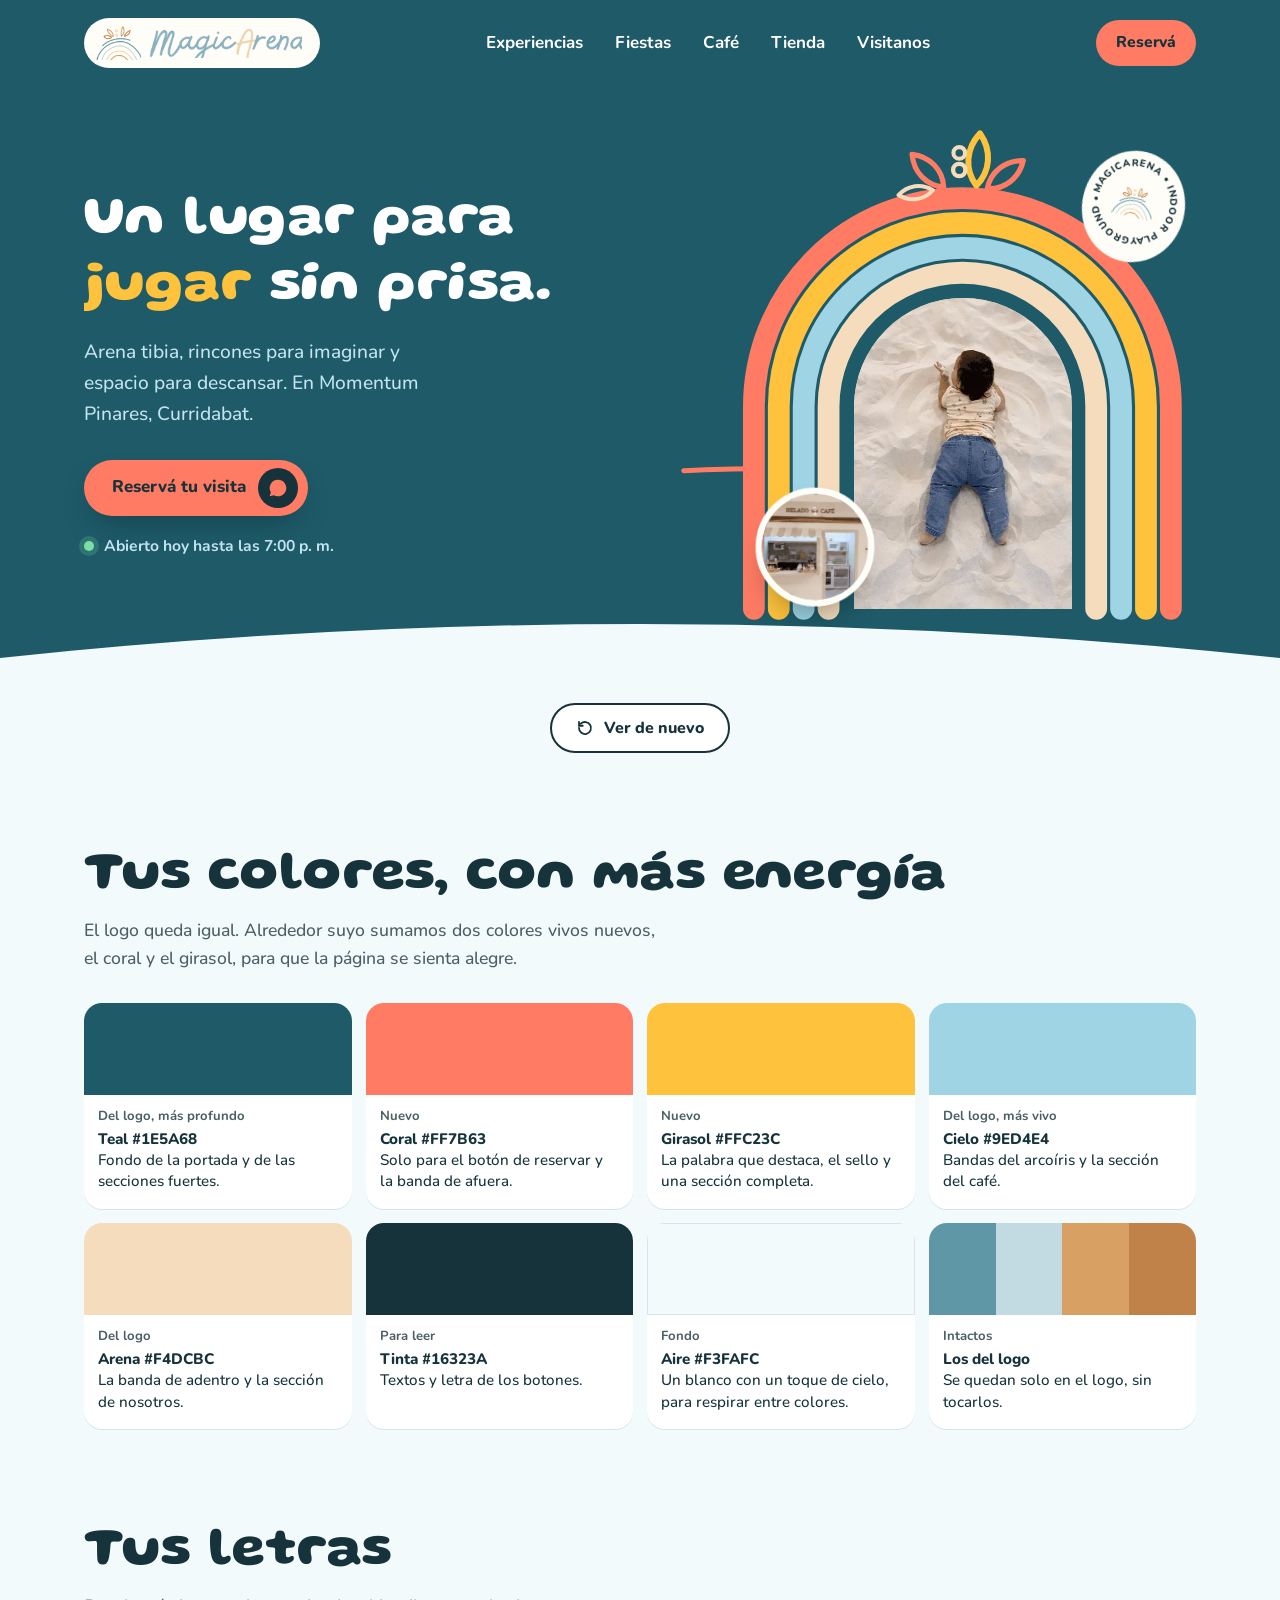
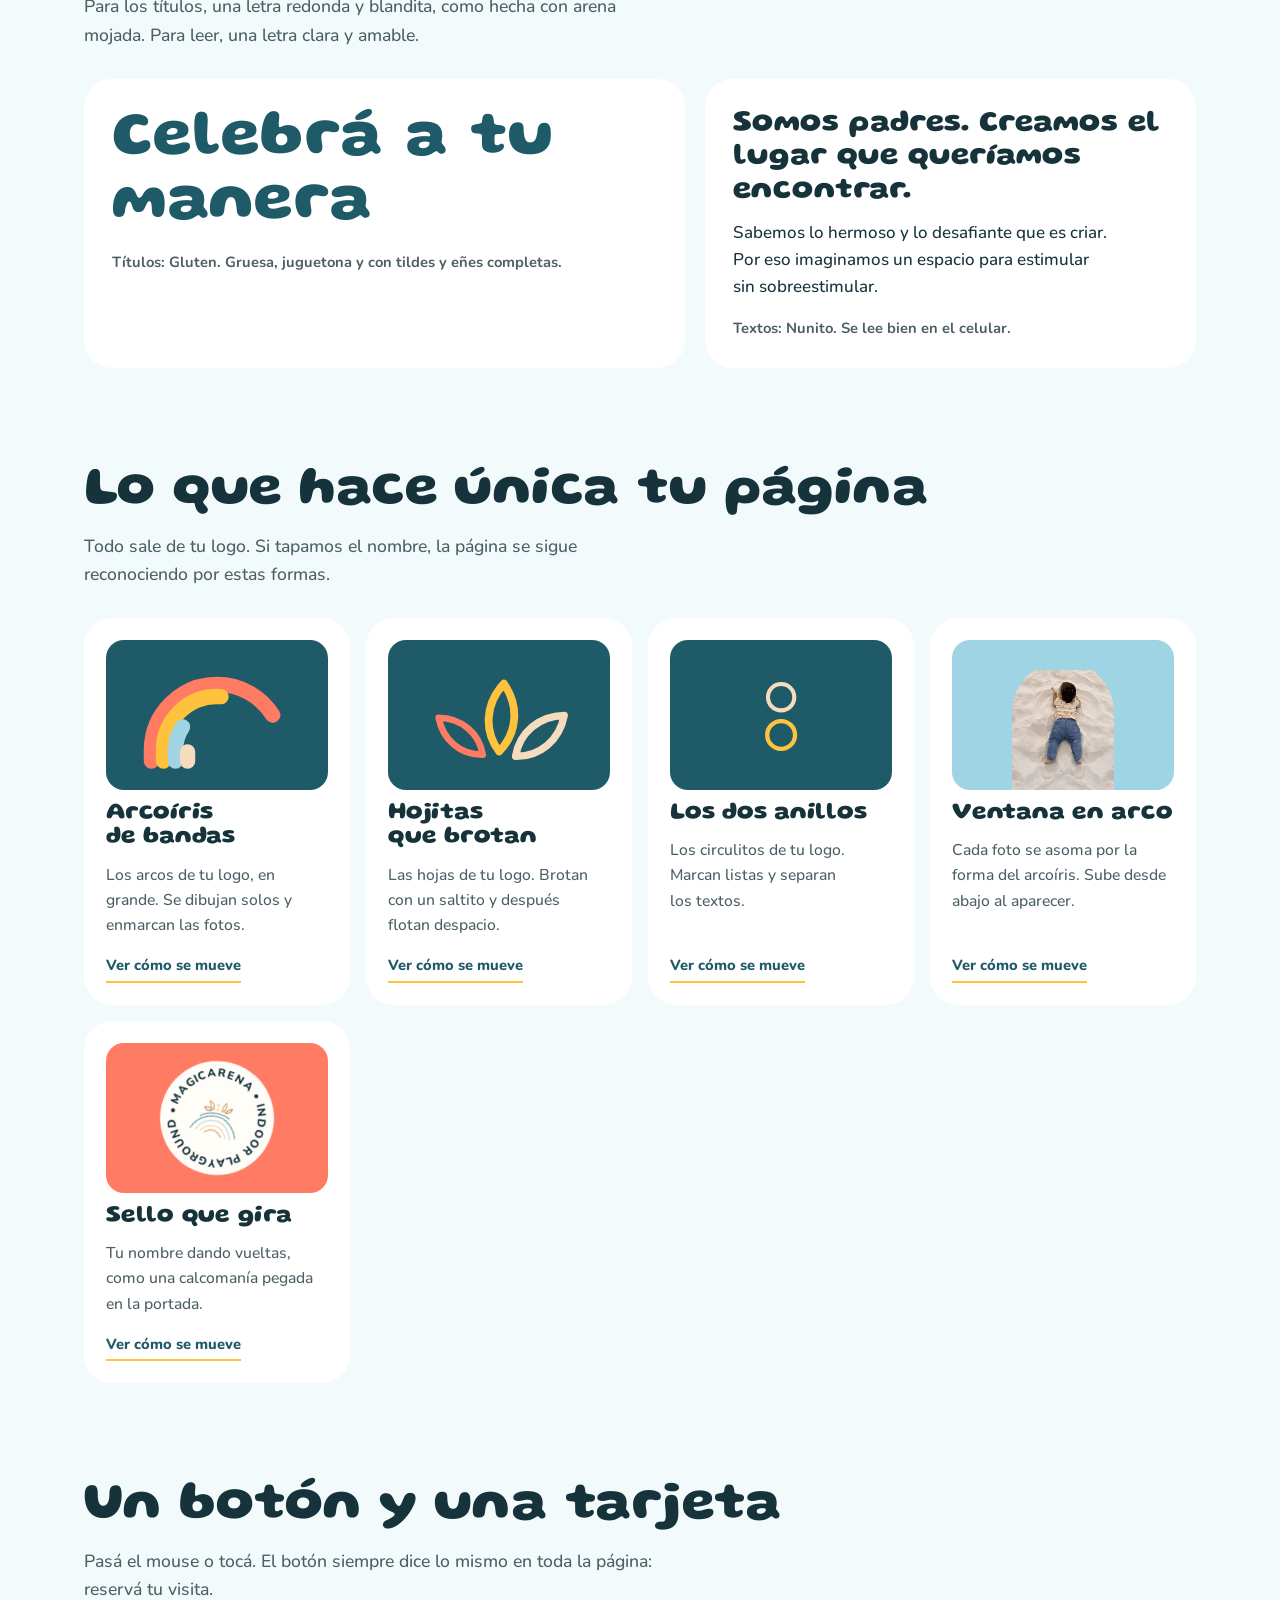
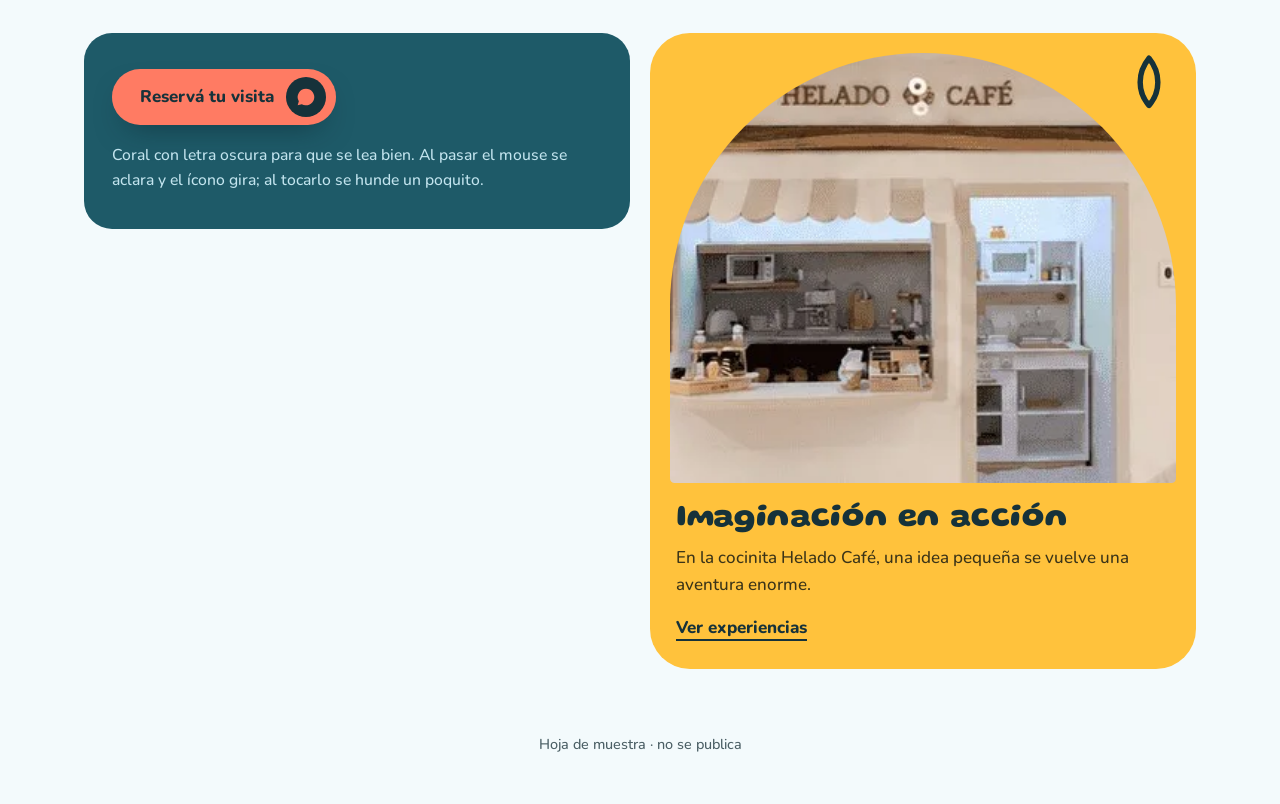
<file: propuesta-v2/direccion-de-arte.html>
<!doctype html>
<html lang="es-CR" class="no-js">
<head>
<meta charset="utf-8">
<meta name="viewport" content="width=device-width, initial-scale=1, viewport-fit=cover">
<title>MagicArena · Dirección de arte</title>
<meta name="robots" content="noindex">
<link rel="icon" href="img/logo-mark.png">
<link rel="preload" href="fonts/gluten-latin.woff2" as="font" type="font/woff2" crossorigin>
<link rel="preload" href="fonts/nunito-latin.woff2" as="font" type="font/woff2" crossorigin>
<script>document.documentElement.className=document.documentElement.className.replace('no-js','js');</script>
<style>
@font-face{font-family:"Gluten";src:url(fonts/gluten-latin.woff2) format("woff2");font-weight:500 800;font-display:swap}
@font-face{font-family:"Nunito";src:url(fonts/nunito-latin.woff2) format("woff2");font-weight:400 800;font-display:swap}
:root{
  --teal:#1E5A68;--teal-deep:#163F49;--coral:#FF7B63;--coral-hover:#FF957F;--sun:#FFC23C;--sky:#9ED4E4;--sand:#F4DCBC;
  --logo-teal:#5F97A7;--logo-sky:#C2DBE3;--logo-ochre:#D9A063;--logo-clay:#C1824A;
  --ink:#16323A;--muted:#4B5F65;--bg:#F3FAFC;--surface:#FFFFFF;--line:#D3E6EC;--on-teal:#FFFFFF;--on-teal-soft:#C2E4EE;
  --cta:var(--coral);--cta-ink:var(--ink);
  --font-display:"Gluten","Trebuchet MS",sans-serif;--font-body:"Nunito",system-ui,sans-serif;
  --r-xl:40px;--r-lg:28px;--r-md:18px;--r-pill:999px;
  --ease:cubic-bezier(.25,1,.5,1);--ease-io:cubic-bezier(.76,0,.24,1);--ease-pop:cubic-bezier(.34,1.68,.68,1);
  --dur:1s;--dist:56px;--t-hover:.45s;
  --gutter:clamp(20px,5vw,64px);--maxw:1240px;
}
*,*::before,*::after{box-sizing:border-box}
html{-webkit-text-size-adjust:100%}
body{margin:0;background:var(--bg);color:var(--ink);font:500 1.0625rem/1.6 var(--font-body);overflow-x:clip;-webkit-font-smoothing:antialiased}
img{display:block;max-width:100%;height:auto}
h1,h2,h3{font-family:var(--font-display);font-weight:700;margin:0;line-height:1.02;letter-spacing:-.01em;text-wrap:balance}
p{margin:0;text-wrap:pretty}
::selection{background:var(--sun);color:var(--ink)}
:focus-visible{outline:3px solid var(--sun);outline-offset:3px;border-radius:12px}
html.lenis,html.lenis body{height:auto}
.lenis.lenis-smooth{scroll-behavior:auto!important}
.lenis.lenis-smooth iframe{pointer-events:none}

/* ===== INICIO Botón ===== */
.btn{display:inline-flex;align-items:center;gap:12px;min-height:56px;padding:0 10px 0 28px;border-radius:var(--r-pill);background:var(--cta);color:var(--cta-ink);font:800 1.06rem/1 var(--font-body);text-decoration:none;border:0;cursor:pointer;position:relative;z-index:2;
  transition:background-color var(--t-hover) var(--ease),scale .18s var(--ease);touch-action:manipulation;box-shadow:0 14px 30px -14px rgba(10,30,36,.55)}
.btn__ico{width:40px;height:40px;border-radius:50%;background:var(--ink);color:var(--cta);display:grid;place-items:center;transition:rotate var(--t-hover) var(--ease-pop)}
.btn__ico svg{width:20px;height:20px}
.btn:hover{background:var(--coral-hover)}
.btn:hover .btn__ico{rotate:-12deg}
.btn:active{scale:.96}
/* ===== FIN Botón ===== */

/* ===== INICIO Portada ===== */
.portada{position:relative;background:var(--teal);color:var(--on-teal);overflow:hidden;isolation:isolate;padding-bottom:clamp(40px,6vw,72px)}
.nav{position:relative;z-index:3;display:flex;align-items:center;justify-content:space-between;gap:16px;max-width:var(--maxw);margin:0 auto;padding:18px var(--gutter)}
.nav__logo{display:flex;align-items:center;gap:8px;background:#FFFDF8;border-radius:var(--r-pill);padding:8px 18px 8px 12px;text-decoration:none}
.nav__logo .m{height:34px;width:auto}
.nav__logo .w{height:30px;width:auto}
.nav__links{display:flex;gap:4px;list-style:none;margin:0;padding:0}
.nav__links a{display:block;color:var(--on-teal);text-decoration:none;font-weight:700;padding:10px 14px;border-radius:var(--r-pill);transition:background-color var(--t-hover) var(--ease)}
.nav__links a:hover{background:rgba(255,255,255,.12)}
.nav__end{display:flex;align-items:center;gap:10px}
.nav__cta{min-height:46px;padding:0 20px;font-size:.98rem;box-shadow:none}
.nav__menu{width:46px;height:46px;border-radius:50%;border:2px solid rgba(255,255,255,.35);background:transparent;display:none;place-items:center;cursor:pointer}
.nav__menu span,.nav__menu span::before{display:block;width:18px;height:2.4px;border-radius:2px;background:#fff;position:relative}
.nav__menu span::before{content:"";position:absolute;top:-6px;width:12px}
.portada__grid{position:relative;z-index:1;max-width:var(--maxw);margin:0 auto;padding:clamp(20px,5vw,56px) var(--gutter) 0;display:grid;grid-template-columns:1.12fr .88fr;gap:clamp(24px,4vw,64px);align-items:center}
.portada__texto{position:relative;z-index:2}
.portada h1{font-size:clamp(2.45rem,4.4vw,4.4rem);color:var(--on-teal);margin-bottom:22px}
.linea{display:block;overflow:hidden;padding:.15em .12em .15em 0;margin:-.15em -.12em -.15em 0}
.linea__in{display:block}
.js .linea__in{transform:translateY(130%);animation:rescateLinea 0s 10s forwards}
@keyframes rescateLinea{to{transform:none}}
.portada h1 em{font-style:normal;color:var(--sun)}
.portada__lede{font-size:clamp(1.08rem,1.5vw,1.28rem);color:var(--on-teal-soft);max-width:30ch;margin-bottom:30px}
.portada__acciones{display:flex;flex-direction:column;align-items:flex-start;gap:18px}
.estado{display:inline-flex;align-items:center;gap:10px;font-weight:700;color:var(--on-teal-soft);font-size:.98rem}
.estado i{width:10px;height:10px;border-radius:50%;background:#7BE0A5;box-shadow:0 0 0 5px rgba(123,224,165,.2)}
.estado.cerrado i{background:var(--sun);box-shadow:0 0 0 5px rgba(255,194,60,.2)}
.js [data-in]{visibility:hidden;animation:rescate 0s 4s forwards}
@keyframes rescate{to{visibility:visible}}

/* composición del arcoíris */
.arte{position:relative;width:min(100%,600px);aspect-ratio:1;justify-self:center}
.arte__svg{position:absolute;inset:0;width:100%;height:100%;overflow:visible}
.banda{fill:none;stroke-width:28;stroke-linecap:round}
.hoja{fill:none;stroke-width:6;stroke-linecap:round;stroke-linejoin:round}
.anillo{fill:none;stroke-width:5}
.arte__foto{position:absolute;left:26.667%;top:33.333%;width:46.667%;height:66.667%;border-radius:999px 999px 0 0;overflow:hidden;background:var(--sand)}
.arte__foto img{width:100%;height:100%;object-fit:cover;object-position:50% 40%}
.arte__insert{position:absolute;left:6.3%;top:74.7%;width:24%;aspect-ratio:1;border-radius:50%;overflow:hidden;border:6px solid #FFFDF8;box-shadow:0 18px 34px -18px rgba(0,0,0,.5)}
.arte__insert img{width:100%;height:100%;object-fit:cover}
.sello{position:absolute;left:77%;top:3.5%;width:19%;aspect-ratio:1;color:var(--ink);background:#FFFDF8;border-radius:50%}
.sello svg{width:100%;height:100%;animation:girar 18s linear infinite}
@keyframes girar{to{rotate:360deg}}
.mk{position:absolute;width:1px;height:1px}
.mk--lado{left:5.3%;top:70%}
.mk--arriba{left:50%;top:9.7%}
.camino{position:absolute;inset:0;width:100%;height:100%;overflow:visible;pointer-events:none;z-index:1}
.camino path{fill:none;stroke:var(--coral);stroke-width:5;stroke-linecap:round}
.portada__borde{position:absolute;left:0;right:0;bottom:-1px;height:clamp(28px,5vw,64px);z-index:2;display:block;width:100%}
/* ===== FIN Portada ===== */

.controles{display:flex;flex-wrap:wrap;gap:12px 20px;align-items:center;justify-content:center;padding:22px var(--gutter) 0;text-align:center}
.repetir{font:800 1rem/1 var(--font-body);color:var(--ink);background:var(--surface);border:2px solid var(--ink);border-radius:var(--r-pill);padding:14px 24px;cursor:pointer;display:inline-flex;gap:10px;align-items:center;transition:background-color var(--t-hover) var(--ease)}
.repetir:hover{background:var(--sun)}
.repetir svg{width:18px;height:18px}
.aviso{font-size:.95rem;color:var(--muted);max-width:44ch}

/* ===== INICIO Muestra ===== */
.bloque{max-width:var(--maxw);margin:0 auto;padding:clamp(56px,8vw,96px) var(--gutter) 0}
.bloque h2{font-size:clamp(2.2rem,4.6vw,3.4rem);margin-bottom:12px}
.bloque > p{color:var(--muted);max-width:52ch;margin-bottom:30px;font-size:1.1rem}
.paleta{display:grid;grid-template-columns:repeat(4,1fr);gap:14px}
.color{border-radius:var(--r-md);background:var(--surface);overflow:hidden;box-shadow:0 1px 0 var(--line)}
.color i{display:block;height:92px}
.color div{padding:12px 14px 16px;font-size:.95rem;line-height:1.4}
.color b{display:block;font-weight:800}
.color small{display:block;color:var(--muted);font-size:.82rem;margin-bottom:4px;font-weight:700}
.letras{display:grid;grid-template-columns:1.1fr .9fr;gap:20px}
.carta{background:var(--surface);border-radius:var(--r-lg);padding:28px}
.carta .t1{font-family:var(--font-display);font-weight:700;font-size:clamp(2.6rem,5vw,4rem);line-height:1;color:var(--teal);margin-bottom:10px}
.carta .t2{font-family:var(--font-display);font-weight:700;font-size:1.9rem;line-height:1.1;margin-bottom:12px}
.carta .nota{margin-top:16px;color:var(--muted);font-size:.92rem;font-weight:700}
.elementos{display:grid;grid-template-columns:repeat(auto-fit,minmax(220px,1fr));gap:16px}
.el{background:var(--surface);border-radius:var(--r-lg);padding:22px;display:flex;flex-direction:column;gap:12px}
.el__dibujo{height:150px;border-radius:var(--r-md);background:var(--teal);display:grid;place-items:center;overflow:hidden;position:relative}
.el__dibujo svg{width:74%;height:auto;max-height:130px;overflow:visible}
.el h3{font-size:1.5rem}
.el p{color:var(--muted);font-size:.98rem}
.el button{align-self:flex-start;margin-top:auto;font:800 .92rem/1 var(--font-body);background:transparent;border:0;color:var(--teal);padding:8px 0;cursor:pointer;border-bottom:2.5px solid var(--sun)}
.el button:hover{color:var(--ink)}
.combo{display:grid;grid-template-columns:1fr 1fr;gap:20px;align-items:start}
.zona-btn{background:var(--teal);border-radius:var(--r-lg);padding:36px 28px;display:flex;flex-direction:column;gap:18px;align-items:flex-start;color:var(--on-teal-soft)}
.zona-btn p{font-size:.98rem}
/* tarjeta */
.tarjeta{position:relative;background:var(--sun);border-radius:var(--r-xl);padding:20px 20px 28px;overflow:hidden}
.tarjeta__ventana{border-radius:999px 999px var(--r-md) var(--r-md);overflow:hidden;aspect-ratio:4/3.4;background:var(--sand);margin-bottom:20px}
.tarjeta__ventana img{width:100%;height:100%;object-fit:cover;transition:scale .8s var(--ease)}
.tarjeta:hover .tarjeta__ventana img{scale:1.06}
.tarjeta h3{font-size:2rem;margin-bottom:8px;padding:0 6px}
.tarjeta p{padding:0 6px;color:#3B3418;margin-bottom:16px}
.tarjeta a{margin:0 6px;font-weight:800;color:var(--ink);text-decoration:none;border-bottom:2.5px solid var(--ink)}
.tarjeta__hoja{position:absolute;right:18px;top:18px;width:58px;height:58px}
.pie{max-width:var(--maxw);margin:0 auto;padding:64px var(--gutter) 48px;color:var(--muted);font-size:.9rem;text-align:center}
/* ===== FIN Muestra ===== */

@media (max-width:900px){
  .nav__links{display:none}
  .nav__menu{display:grid}
  .portada__grid{grid-template-columns:1fr}
  .arte{width:min(100%,460px)}
  .paleta{grid-template-columns:repeat(2,1fr)}
  .letras,.combo{grid-template-columns:1fr}
}
@media (max-width:900px){
  .portada__acciones{flex-direction:column-reverse}
  .nav__cta{display:none}
}
@media (max-width:420px){
  .nav__logo .m{height:28px}
  .nav__logo .w{height:24px}
}
@media (prefers-reduced-motion:reduce){
  *,*::before,*::after{animation-duration:.001ms!important;animation-iteration-count:1!important;transition-duration:.001ms!important}
  .js .linea__in{transform:none}
  .js [data-in]{visibility:visible}
}
</style>
</head>
<body>

<!-- ===== INICIO Portada ===== -->
<section class="portada" data-portada aria-labelledby="titulo">
  <nav class="nav" aria-label="Principal" data-in>
    <a class="nav__logo" href="#titulo" aria-label="MagicArena, inicio">
      <img class="m" src="img/logo-mark.webp" alt="" width="304" height="229">
      <img class="w" src="img/logo-word.webp" alt="MagicArena" width="429" height="84">
    </a>
    <ul class="nav__links">
      <li><a href="#colores">Experiencias</a></li>
      <li><a href="#colores">Fiestas</a></li>
      <li><a href="#colores">Café</a></li>
      <li><a href="#colores">Tienda</a></li>
      <li><a href="#colores">Visitanos</a></li>
    </ul>
    <div class="nav__end">
      <a class="btn nav__cta" href="https://wa.me/50686761520?text=Hola%20MagicArena%2C%20quiero%20reservar%20una%20visita.%20(desde%20el%20men%C3%BA)" target="_blank" rel="noopener">Reservá</a>
      <button class="nav__menu" type="button" aria-label="Abrir menú"><span></span></button>
    </div>
  </nav>

  <svg class="camino" aria-hidden="true" focusable="false"><path/></svg>

  <div class="portada__grid">
    <div class="portada__texto">
      <h1 id="titulo">
        <span class="linea"><span class="linea__in">Un lugar para</span></span>
        <span class="linea"><span class="linea__in"><em>jugar</em> sin prisa.</span></span>
      </h1>
      <p class="portada__lede" data-in>Arena tibia, rincones para imaginar y espacio para descansar. En Momentum Pinares, Curridabat.</p>
      <div class="portada__acciones">
        <a class="btn" data-in data-camino-hasta href="https://wa.me/50686761520?text=Hola%20MagicArena%2C%20quiero%20reservar%20una%20visita.%20(desde%20la%20portada)" target="_blank" rel="noopener">
          Reservá tu visita
          <span class="btn__ico" aria-hidden="true"><svg viewBox="0 0 24 24" fill="currentColor"><path d="M12 2a10 10 0 0 0-8.6 15.1L2 22l5-1.3A10 10 0 1 0 12 2Zm4.5 12.1c-.2-.1-1.5-.7-1.7-.8-.2-.1-.4-.1-.6.1l-.8 1c-.1.2-.3.2-.5.1a6.7 6.7 0 0 1-3.3-2.9c-.3-.4.2-.4.7-1.3.1-.2 0-.3 0-.4l-.8-1.8c-.2-.5-.4-.4-.6-.4h-.5a1 1 0 0 0-.7.3 3 3 0 0 0-.9 2.2 5.2 5.2 0 0 0 1.1 2.7 11.8 11.8 0 0 0 4.5 4c1.7.7 2.3.8 3.2.6.5-.1 1.5-.6 1.7-1.2.2-.6.2-1.1.2-1.2-.1-.1-.3-.2-.5-.3Z"/></svg></span>
        </a>
        <p class="estado" data-in aria-live="polite"><i aria-hidden="true"></i><span data-estado>Abierto todos los días</span></p>
      </div>
    </div>

    <div class="arte" data-arte>
      <svg class="arte__svg" viewBox="0 0 600 600" aria-hidden="true" focusable="false">
        <path class="banda" stroke="#FF7B63" d="M32,600 L32,340 A268,268 0 0 1 568,340 L568,600"/>
        <path class="banda" stroke="#FFC23C" d="M64,600 L64,340 A236,236 0 0 1 536,340 L536,600"/>
        <path class="banda" stroke="#9ED4E4" d="M96,600 L96,340 A204,204 0 0 1 504,340 L504,600"/>
        <path class="banda" stroke="#F4DCBC" d="M128,600 L128,340 A172,172 0 0 1 472,340 L472,600"/>
        <g class="hojas">
          <g transform="translate(262 62) rotate(-98) scale(.8)"><path class="hoja" stroke="#F4DCBC" d="M0,0 C-13,-15 -13,-36 0,-52 C13,-36 13,-15 0,0Z"/></g>
          <g transform="translate(276 58) rotate(-44)"><path class="hoja" stroke="#FF7B63" d="M0,0 C-13,-15 -13,-36 0,-52 C13,-36 13,-15 0,0Z"/></g>
          <g transform="translate(318 56) rotate(4) scale(1.12)"><path class="hoja" stroke="#FFC23C" d="M0,0 C-13,-15 -13,-36 0,-52 C13,-36 13,-15 0,0Z"/></g>
          <g transform="translate(332 60) rotate(52)"><path class="hoja" stroke="#FF7B63" d="M0,0 C-13,-15 -13,-36 0,-52 C13,-36 13,-15 0,0Z"/></g>
        </g>
        <g class="anillos">
          <circle class="anillo" stroke="#F4DCBC" cx="296" cy="14" r="7"/>
          <circle class="anillo" stroke="#F4DCBC" cx="296" cy="36" r="7"/>
        </g>
      </svg>
      <div class="arte__foto" data-foto>
        <img src="img/arenero.webp" alt="Una bebé juega boca abajo en el arenero blanco de MagicArena" width="500" height="600" fetchpriority="high">
      </div>
      <div class="arte__insert" data-insert>
        <img src="img/helado-cafe.webp" alt="La cocinita de juego Helado Café" width="340" height="360">
      </div>
      <div class="sello" data-sello aria-hidden="true">
        <svg viewBox="0 0 120 120">
          <circle cx="60" cy="60" r="58" fill="#FFFDF8"/>
          <defs><path id="circ" d="M60,60 m-42,0 a42,42 0 1,1 84,0 a42,42 0 1,1 -84,0"/></defs>
          <text font-family="Nunito, sans-serif" font-weight="800" font-size="11.5" letter-spacing="1.6" fill="#16323A"><textPath href="#circ" textLength="262" lengthAdjust="spacing">MAGICARENA • INDOOR PLAYGROUND • </textPath></text>
          <image href="img/logo-mark.webp" x="36" y="42" width="48" height="36"/>
        </svg>
      </div>
      <span class="mk mk--lado" data-desde-lado></span>
      <span class="mk mk--arriba" data-desde-arriba></span>
    </div>
  </div>
  <svg class="portada__borde" viewBox="0 0 1440 64" preserveAspectRatio="none" aria-hidden="true"><path d="M0,64 L0,40 Q720,-28 1440,40 L1440,64 Z" fill="#F3FAFC"/></svg>
</section>
<!-- ===== FIN Portada ===== -->

<div class="controles">
  <button class="repetir" type="button" data-ver-de-nuevo><svg viewBox="0 0 24 24" fill="none" stroke="currentColor" stroke-width="2.4" stroke-linecap="round" aria-hidden="true"><path d="M4 12a8 8 0 1 0 2.4-5.7M4 4v5h5"/></svg>Ver de nuevo</button>
  <p class="aviso" data-aviso-rm hidden>Tenés activado “Reducir movimiento”: aquí ves una versión sin desplazamientos.</p>
</div>

<!-- ===== INICIO Colores ===== -->
<section class="bloque" id="colores" aria-labelledby="t-colores">
  <h2 id="t-colores">Tus colores, con más energía</h2>
  <p>El logo queda igual. Alrededor suyo sumamos dos colores vivos nuevos, el coral y el girasol, para que la página se sienta alegre.</p>
  <div class="paleta">
    <div class="color"><i style="background:#1E5A68"></i><div><small>Del logo, más profundo</small><b>Teal #1E5A68</b>Fondo de la portada y de las secciones fuertes.</div></div>
    <div class="color"><i style="background:#FF7B63"></i><div><small>Nuevo</small><b>Coral #FF7B63</b>Solo para el botón de reservar y la banda de afuera.</div></div>
    <div class="color"><i style="background:#FFC23C"></i><div><small>Nuevo</small><b>Girasol #FFC23C</b>La palabra que destaca, el sello y una sección completa.</div></div>
    <div class="color"><i style="background:#9ED4E4"></i><div><small>Del logo, más vivo</small><b>Cielo #9ED4E4</b>Bandas del arcoíris y la sección del café.</div></div>
    <div class="color"><i style="background:#F4DCBC"></i><div><small>Del logo</small><b>Arena #F4DCBC</b>La banda de adentro y la sección de nosotros.</div></div>
    <div class="color"><i style="background:#16323A"></i><div><small>Para leer</small><b>Tinta #16323A</b>Textos y letra de los botones.</div></div>
    <div class="color"><i style="background:#F3FAFC;box-shadow:inset 0 0 0 1px #D3E6EC"></i><div><small>Fondo</small><b>Aire #F3FAFC</b>Un blanco con un toque de cielo, para respirar entre colores.</div></div>
    <div class="color"><i style="background:linear-gradient(90deg,#5F97A7 0 25%,#C2DBE3 0 50%,#D9A063 0 75%,#C1824A 0)"></i><div><small>Intactos</small><b>Los del logo</b>Se quedan solo en el logo, sin tocarlos.</div></div>
  </div>
</section>
<!-- ===== FIN Colores ===== -->

<!-- ===== INICIO Letras ===== -->
<section class="bloque" aria-labelledby="t-letras">
  <h2 id="t-letras">Tus letras</h2>
  <p>Para los títulos, una letra redonda y blandita, como hecha con arena mojada. Para leer, una letra clara y amable.</p>
  <div class="letras">
    <div class="carta">
      <p class="t1">Celebrá a tu manera</p>
      <p class="nota">Títulos: Gluten. Gruesa, juguetona y con tildes y eñes completas.</p>
    </div>
    <div class="carta">
      <p class="t2">Somos padres. Creamos el lugar que queríamos encontrar.</p>
      <p>Sabemos lo hermoso y lo desafiante que es criar. Por eso imaginamos un espacio para estimular sin sobreestimular.</p>
      <p class="nota">Textos: Nunito. Se lee bien en el celular.</p>
    </div>
  </div>
</section>
<!-- ===== FIN Letras ===== -->

<!-- ===== INICIO Elementos ===== -->
<section class="bloque" aria-labelledby="t-elementos">
  <h2 id="t-elementos">Lo que hace única tu página</h2>
  <p>Todo sale de tu logo. Si tapamos el nombre, la página se sigue reconociendo por estas formas.</p>
  <div class="elementos">
    <article class="el">
      <div class="el__dibujo"><svg viewBox="0 0 300 170" data-demo="bandas" aria-hidden="true">
        <path class="banda" stroke="#FF7B63" stroke-width="16" d="M30,170 L30,150 A120,120 0 0 1 270,150 L270,170"/>
        <path class="banda" stroke="#FFC23C" stroke-width="16" d="M52,170 L52,150 A98,98 0 0 1 248,150 L248,170"/>
        <path class="banda" stroke="#9ED4E4" stroke-width="16" d="M74,170 L74,150 A76,76 0 0 1 226,150 L226,170"/>
        <path class="banda" stroke="#F4DCBC" stroke-width="16" d="M96,170 L96,150 A54,54 0 0 1 204,150 L204,170"/></svg></div>
      <h3>Arcoíris de bandas</h3>
      <p>Los arcos de tu logo, en grande. Se dibujan solos y enmarcan las fotos.</p>
      <button type="button" data-play="bandas">Ver cómo se mueve</button>
    </article>
    <article class="el">
      <div class="el__dibujo"><svg viewBox="0 0 200 120" data-demo="hojas" aria-hidden="true">
        <g transform="translate(80 108) rotate(-50) scale(1.3)"><path class="hoja" stroke="#FF7B63" d="M0,0 C-13,-15 -13,-36 0,-52 C13,-36 13,-15 0,0Z"/></g>
        <g transform="translate(100 104) rotate(4) scale(1.45)"><path class="hoja" stroke="#FFC23C" d="M0,0 C-13,-15 -13,-36 0,-52 C13,-36 13,-15 0,0Z"/></g>
        <g transform="translate(120 110) rotate(50) scale(1.3)"><path class="hoja" stroke="#F4DCBC" d="M0,0 C-13,-15 -13,-36 0,-52 C13,-36 13,-15 0,0Z"/></g></svg></div>
      <h3>Hojitas que brotan</h3>
      <p>Las hojas de tu logo. Brotan con un saltito y después flotan despacio.</p>
      <button type="button" data-play="hojas">Ver cómo se mueve</button>
    </article>
    <article class="el">
      <div class="el__dibujo"><svg viewBox="0 0 200 120" data-demo="anillos" aria-hidden="true">
        <circle class="anillo" stroke="#F4DCBC" stroke-width="7" cx="100" cy="38" r="16"/>
        <circle class="anillo" stroke="#FFC23C" stroke-width="7" cx="100" cy="84" r="16"/></svg></div>
      <h3>Los dos anillos</h3>
      <p>Los circulitos de tu logo. Marcan listas y separan los textos.</p>
      <button type="button" data-play="anillos">Ver cómo se mueve</button>
    </article>
    <article class="el">
      <div class="el__dibujo" style="background:#9ED4E4"><div data-demo="ventana" style="width:46%;height:86%;align-self:end;border-radius:999px 999px 0 0;overflow:hidden"><img src="img/arenero.webp" alt="" width="500" height="600" style="width:100%;height:100%;object-fit:cover" loading="lazy"></div></div>
      <h3>Ventana en arco</h3>
      <p>Cada foto se asoma por la forma del arcoíris. Sube desde abajo al aparecer.</p>
      <button type="button" data-play="ventana">Ver cómo se mueve</button>
    </article>
    <article class="el">
      <div class="el__dibujo" style="background:#FF7B63"><svg viewBox="0 0 120 120" data-demo="sello" aria-hidden="true" style="width:46%">
          <circle cx="60" cy="60" r="58" fill="#FFFDF8"/>
          <defs><path id="circ2" d="M60,60 m-42,0 a42,42 0 1,1 84,0 a42,42 0 1,1 -84,0"/></defs>
          <text font-family="Nunito, sans-serif" font-weight="800" font-size="11.5" letter-spacing="1.6" fill="#16323A"><textPath href="#circ2" textLength="262" lengthAdjust="spacing">MAGICARENA • INDOOR PLAYGROUND • </textPath></text>
          <image href="img/logo-mark.webp" x="36" y="42" width="48" height="36"/></svg></div>
      <h3>Sello que gira</h3>
      <p>Tu nombre dando vueltas, como una calcomanía pegada en la portada.</p>
      <button type="button" data-play="sello">Ver cómo se mueve</button>
    </article>
  </div>
</section>
<!-- ===== FIN Elementos ===== -->

<!-- ===== INICIO Botón y tarjeta ===== -->
<section class="bloque" aria-labelledby="t-piezas">
  <h2 id="t-piezas">Un botón y una tarjeta</h2>
  <p>Pasá el mouse o tocá. El botón siempre dice lo mismo en toda la página: reservá tu visita.</p>
  <div class="combo">
    <div class="zona-btn">
      <a class="btn" href="https://wa.me/50686761520?text=Hola%20MagicArena%2C%20quiero%20reservar%20una%20visita.%20(muestra)" target="_blank" rel="noopener">Reservá tu visita<span class="btn__ico" aria-hidden="true"><svg viewBox="0 0 24 24" fill="currentColor"><path d="M12 2a10 10 0 0 0-8.6 15.1L2 22l5-1.3A10 10 0 1 0 12 2Z"/></svg></span></a>
      <p>Coral con letra oscura para que se lea bien. Al pasar el mouse se aclara y el ícono gira; al tocarlo se hunde un poquito.</p>
    </div>
    <article class="tarjeta">
      <svg class="tarjeta__hoja" viewBox="-30 -60 60 64" aria-hidden="true"><path class="hoja" stroke="#16323A" d="M0,0 C-13,-15 -13,-36 0,-52 C13,-36 13,-15 0,0Z"/></svg>
      <div class="tarjeta__ventana"><img src="img/helado-cafe.webp" alt="Cocinita de juego Helado Café con utensilios de madera" width="340" height="360" loading="lazy"></div>
      <h3>Imaginación en acción</h3>
      <p>En la cocinita Helado Café, una idea pequeña se vuelve una aventura enorme.</p>
      <a href="#titulo">Ver experiencias</a>
    </article>
  </div>
</section>
<!-- ===== FIN Botón y tarjeta ===== -->

<p class="pie">Hoja de muestra · no se publica</p>

<script src="vendor/gsap.min.js" defer></script>
<script src="vendor/ScrollTrigger.min.js" defer></script>
<script src="vendor/SplitText.min.js" defer></script>
<script src="vendor/lenis.min.js" defer></script>
<script>
document.addEventListener('DOMContentLoaded', () => {
  'use strict';
  // 1. Ayudantes y banderas
  const d = document, html = d.documentElement;
  const $ = (s, c = d) => c.querySelector(s);
  const $$ = (s, c = d) => [...c.querySelectorAll(s)];
  const RM = matchMedia('(prefers-reduced-motion: reduce)').matches;
  const hasGSAP = typeof window.gsap !== 'undefined' && typeof window.ScrollTrigger !== 'undefined';
  const safe = (fn) => { try { return fn(); } catch (e) { console.warn('[muestra]', e); } };
  const M = { ease: 'power3.out', easeIO: 'power3.inOut', pop: 'back.out(2.2)', dur: 1.0, stagger: 0.085, dist: 56, lerp: 0.1 };

  // 2. Estado de horario (hora de Costa Rica), funciona siempre
  safe(() => {
    const H = { 0:[10,19], 1:[13,19], 2:[13,19], 3:[13,19], 4:[13,19], 5:[10,19], 6:[10,19] };
    const p = Object.fromEntries(new Intl.DateTimeFormat('en-US', { timeZone: 'America/Costa_Rica', weekday: 'short', hour: 'numeric', minute: 'numeric', hourCycle: 'h23' }).formatToParts(new Date()).map((x) => [x.type, x.value]));
    const day = ['Sun','Mon','Tue','Wed','Thu','Fri','Sat'].indexOf(p.weekday);
    const now = +p.hour + +p.minute / 60;
    const f = (h) => (h > 12 ? h - 12 : h) + (h >= 12 ? ':00 p. m.' : ':00 a. m.');
    const [o, c] = H[day];
    const el = $('[data-estado]');
    if (now >= o && now < c) el.textContent = `Abierto hoy hasta las ${f(c)}`;
    else { el.parentElement.classList.add('cerrado'); const nd = now < o ? day : (day + 1) % 7; el.textContent = `Abrimos ${now < o ? 'hoy' : 'mañana'} a la${H[nd][0] === 1 || H[nd][0] === 13 ? '' : 's'} ${f(H[nd][0])}`; }
  });

  // Camino: de la banda de afuera hasta el botón, con posiciones reales
  const trazarCamino = () => {
    const svg = $('.camino'), hasta = $('[data-camino-hasta]');
    const lado = $('[data-desde-lado]'), arriba = $('[data-desde-arriba]');
    if (!svg || !hasta) return null;
    const h = svg.getBoundingClientRect(), b = hasta.getBoundingClientRect();
    const debajo = arriba.getBoundingClientRect().top > b.bottom;   // celular: el arte queda debajo del botón
    const a = (debajo ? arriba : lado).getBoundingClientRect();
    let x1 = a.left - h.left, y1 = a.top - h.top, x2, y2, dpath;
    if (debajo) {
      x2 = b.left + b.width * 0.5 - h.left; y2 = b.bottom - h.top;
      const ym = (y1 + y2) / 2;
      dpath = `M${x1},${y1} C${x1},${ym} ${x2},${ym} ${x2},${y2}`;
    } else {
      x2 = b.right - h.left; y2 = b.top + b.height * 0.5 - h.top;
      dpath = `M${x1},${y1} C${x1 - 90},${y1} ${x2 + 120},${y2} ${x2},${y2}`;
    }
    svg.setAttribute('viewBox', `0 0 ${h.width} ${h.height}`);
    const path = $('path', svg); path.setAttribute('d', dpath);
    return path;
  };
  safe(trazarCamino);
  let ancho = innerWidth, t;
  addEventListener('resize', () => { if (innerWidth === ancho) return; ancho = innerWidth; clearTimeout(t); t = setTimeout(() => safe(() => { const p = trazarCamino(); if (p && hasGSAP) gsap.set(p, { strokeDasharray: 'none', strokeDashoffset: 0 }); }), 200); });

  const repetir = $('[data-ver-de-nuevo]'), aviso = $('[data-aviso-rm]');
  if (!hasGSAP) { html.classList.remove('js'); if (repetir) repetir.hidden = true; $$('[data-play]').forEach((b) => b.hidden = true); return; }
  gsap.registerPlugin(ScrollTrigger);

  // Lenis: la inercia que se aprueba
  if (!RM && window.Lenis) {
    const lenis = new Lenis({ lerp: M.lerp, smoothWheel: true });
    lenis.on('scroll', ScrollTrigger.update);
    gsap.ticker.add((tt) => lenis.raf(tt * 1000));
    gsap.ticker.lagSmoothing(0);
  }

  const P = $('[data-portada]');
  const draw = (els) => els.forEach((p) => { const L = p.getTotalLength(); gsap.set(p, { strokeDasharray: L, strokeDashoffset: L }); });

  // La firma: el arcoíris del logo se dibuja, la foto sube por su ventana, las hojas brotan y la banda de afuera corre hasta el botón
  function firmaPortada() {
    const camino = trazarCamino();
    const bandas = $$('.arte__svg .banda', P);
    const tl = gsap.timeline({ defaults: { ease: M.ease } });
    tl.add(() => { draw(bandas); if (camino) draw([camino]); }, 0)
      .set('.linea__in', { yPercent: 130, y: 0 }, 0)
      .fromTo('[data-in]', { autoAlpha: 0, y: M.dist * 0.6 }, { autoAlpha: 1, y: 0, duration: M.dur, stagger: M.stagger }, 0.55)
      .to(bandas, { strokeDashoffset: 0, duration: 1.15, stagger: 0.13, ease: 'power2.inOut' }, 0.05)
      .to('.linea__in', { yPercent: 0, duration: M.dur * 1.15, stagger: M.stagger * 1.4 }, 0.15)
      .fromTo('[data-foto]', { clipPath: 'inset(100% 0% 0% 0%)' }, { clipPath: 'inset(0% 0% 0% 0%)', duration: M.dur * 1.1, ease: M.easeIO }, 0.4)
      .fromTo('[data-foto] img', { scale: 1.18 }, { scale: 1, duration: M.dur * 1.6 }, 0.4)
      .fromTo('[data-insert]', { scale: 0, rotate: -20 }, { scale: 1, rotate: 0, duration: M.dur * 0.9, ease: M.pop }, 1.0)
      .fromTo('.hojas .hoja', { scale: 0, transformOrigin: '50% 100%' }, { scale: 1, duration: M.dur * 0.8, stagger: 0.09, ease: M.pop }, 1.1)
      .fromTo('.anillos .anillo', { scale: 0, transformOrigin: '50% 50%' }, { scale: 1, duration: 0.6, stagger: 0.08, ease: M.pop }, 1.25)
      .fromTo('[data-sello]', { scale: 0, rotate: -90 }, { scale: 1, rotate: 0, duration: M.dur, ease: M.pop }, 1.2);
    if (camino) tl.to(camino, { strokeDashoffset: 0, duration: M.dur * 1.1, ease: 'power2.inOut' }, 1.35)
      .fromTo('[data-camino-hasta]', { scale: 1 }, { scale: 1.07, duration: 0.18, yoyo: true, repeat: 1, ease: 'power2.out' }, 2.35);
    return tl;
  }

  if (RM) {
    if (aviso) aviso.hidden = false;
    if (repetir) repetir.addEventListener('click', () => gsap.fromTo('[data-portada] [data-in], [data-portada] .linea__in, [data-foto], [data-insert], [data-sello]', { autoAlpha: 0 }, { autoAlpha: 1, duration: 0.5, stagger: 0.08, ease: 'none' }));
  } else {
    let tl = null;
    Promise.race([d.fonts ? d.fonts.ready : Promise.resolve(), new Promise((r) => setTimeout(r, 1200))])
      .then(() => { tl = safe(firmaPortada); });
    if (repetir) repetir.addEventListener('click', () => { if (tl) { tl.restart(); scrollTo({ top: 0, behavior: 'smooth' }); } });
  }

  // Demostraciones de cada elemento
  const demos = {
    bandas: (s) => { const p = $$('.banda', s); draw(p); return gsap.to(p, { strokeDashoffset: 0, duration: 1.1, stagger: 0.13, ease: 'power2.inOut' }); },
    hojas: (s) => gsap.timeline().fromTo($$('.hoja', s), { scale: 0, transformOrigin: '50% 100%' }, { scale: 1, duration: M.dur * 0.8, stagger: 0.1, ease: M.pop })
      .to($$('.hoja', s), { scale: 1.08, duration: 1.6, ease: 'sine.inOut', yoyo: true, repeat: 1, stagger: 0.2 }),
    anillos: (s) => gsap.fromTo($$('.anillo', s), { scale: 0, transformOrigin: '50% 50%' }, { scale: 1, duration: 0.7, stagger: 0.12, ease: M.pop }),
    ventana: (s) => gsap.timeline().fromTo(s, { clipPath: 'inset(100% 0% 0% 0%)' }, { clipPath: 'inset(0% 0% 0% 0%)', duration: M.dur, ease: M.easeIO }).fromTo($('img', s), { scale: 1.2 }, { scale: 1, duration: M.dur * 1.4, ease: M.ease }, 0),
    sello: (s) => gsap.fromTo(s, { scale: 0, rotate: -120 }, { scale: 1, rotate: 0, duration: M.dur, ease: M.pop }),
  };
  $$('[data-play]').forEach((b) => b.addEventListener('click', () => safe(() => {
    const s = $(`[data-demo="${b.dataset.play}"]`);
    if (RM) { gsap.fromTo(s, { autoAlpha: 0 }, { autoAlpha: 1, duration: 0.5 }); return; }
    demos[b.dataset.play](s);
  })));
  if (!RM) $$('[data-demo]').forEach((s) => ScrollTrigger.create({ trigger: s, start: 'top 85%', once: true, onEnter: () => safe(() => demos[s.dataset.demo](s)) }));
});
</script>
</body>
</html>
</file>
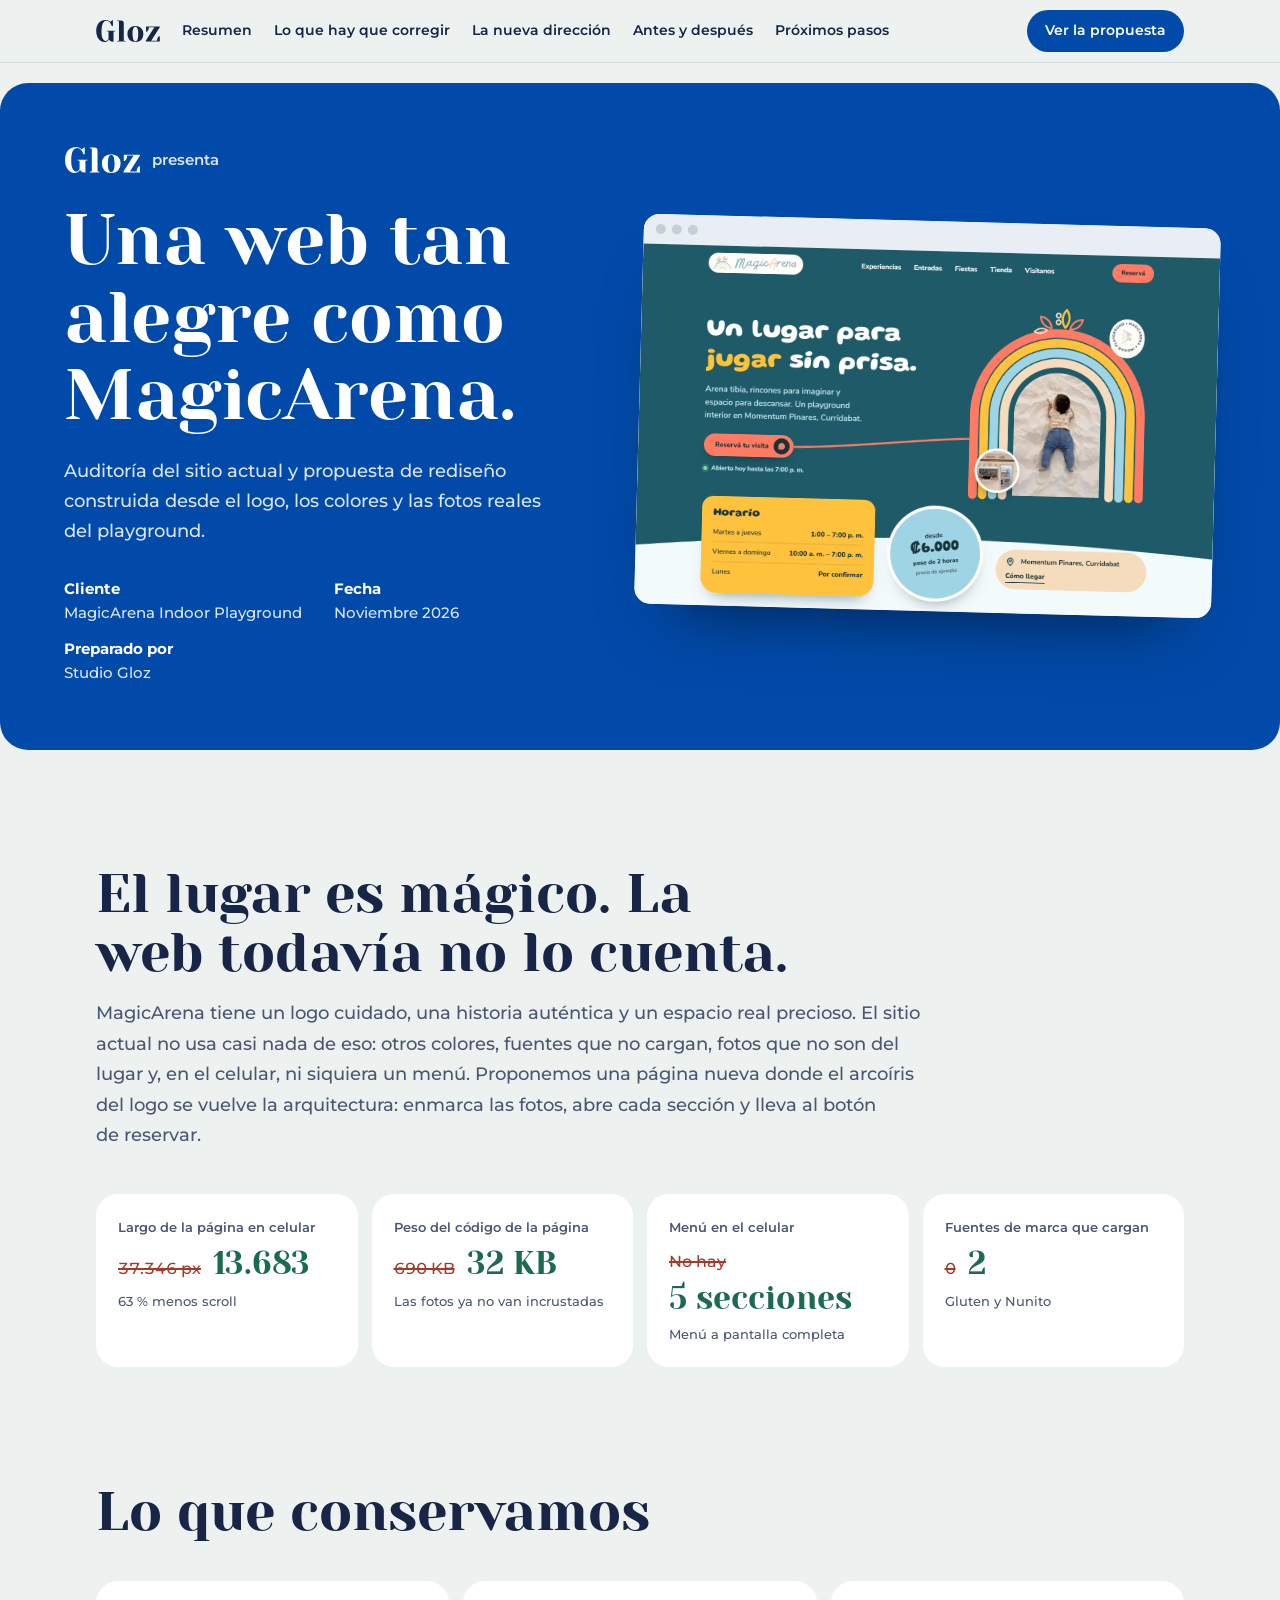
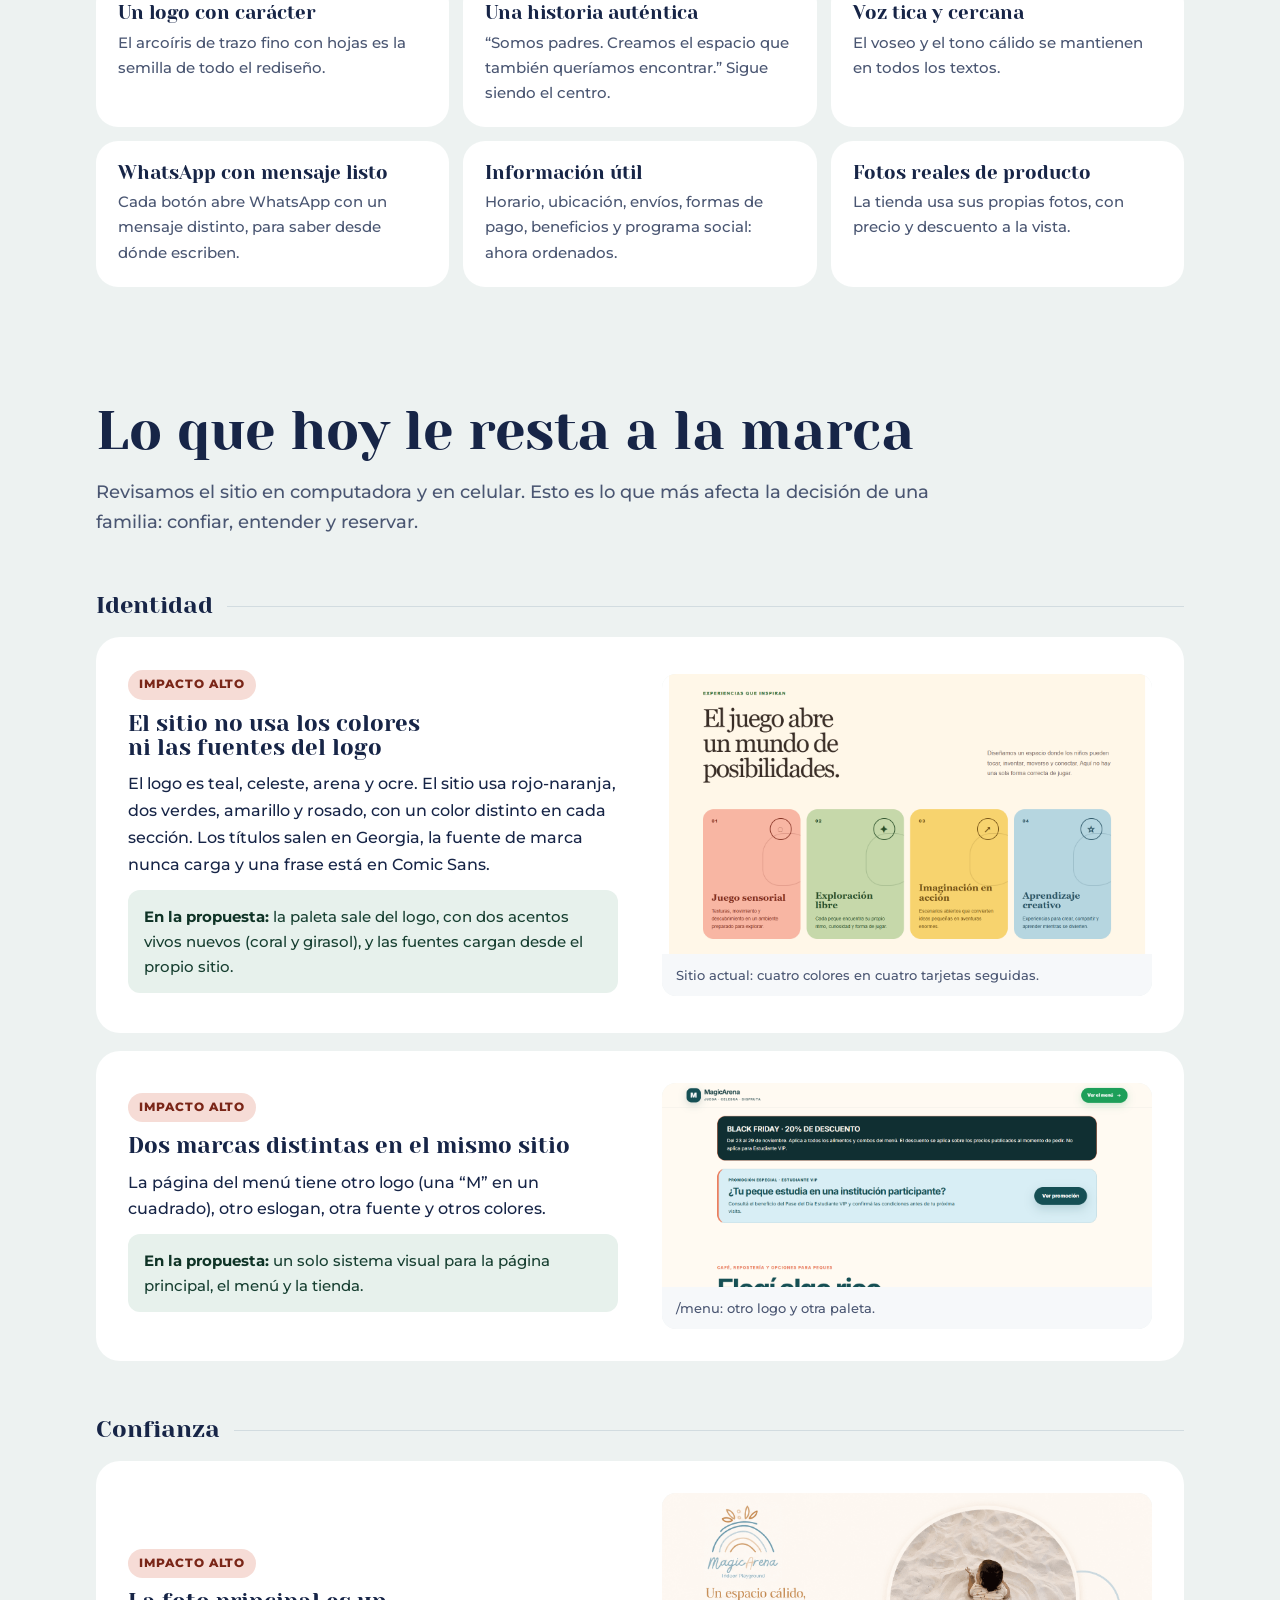
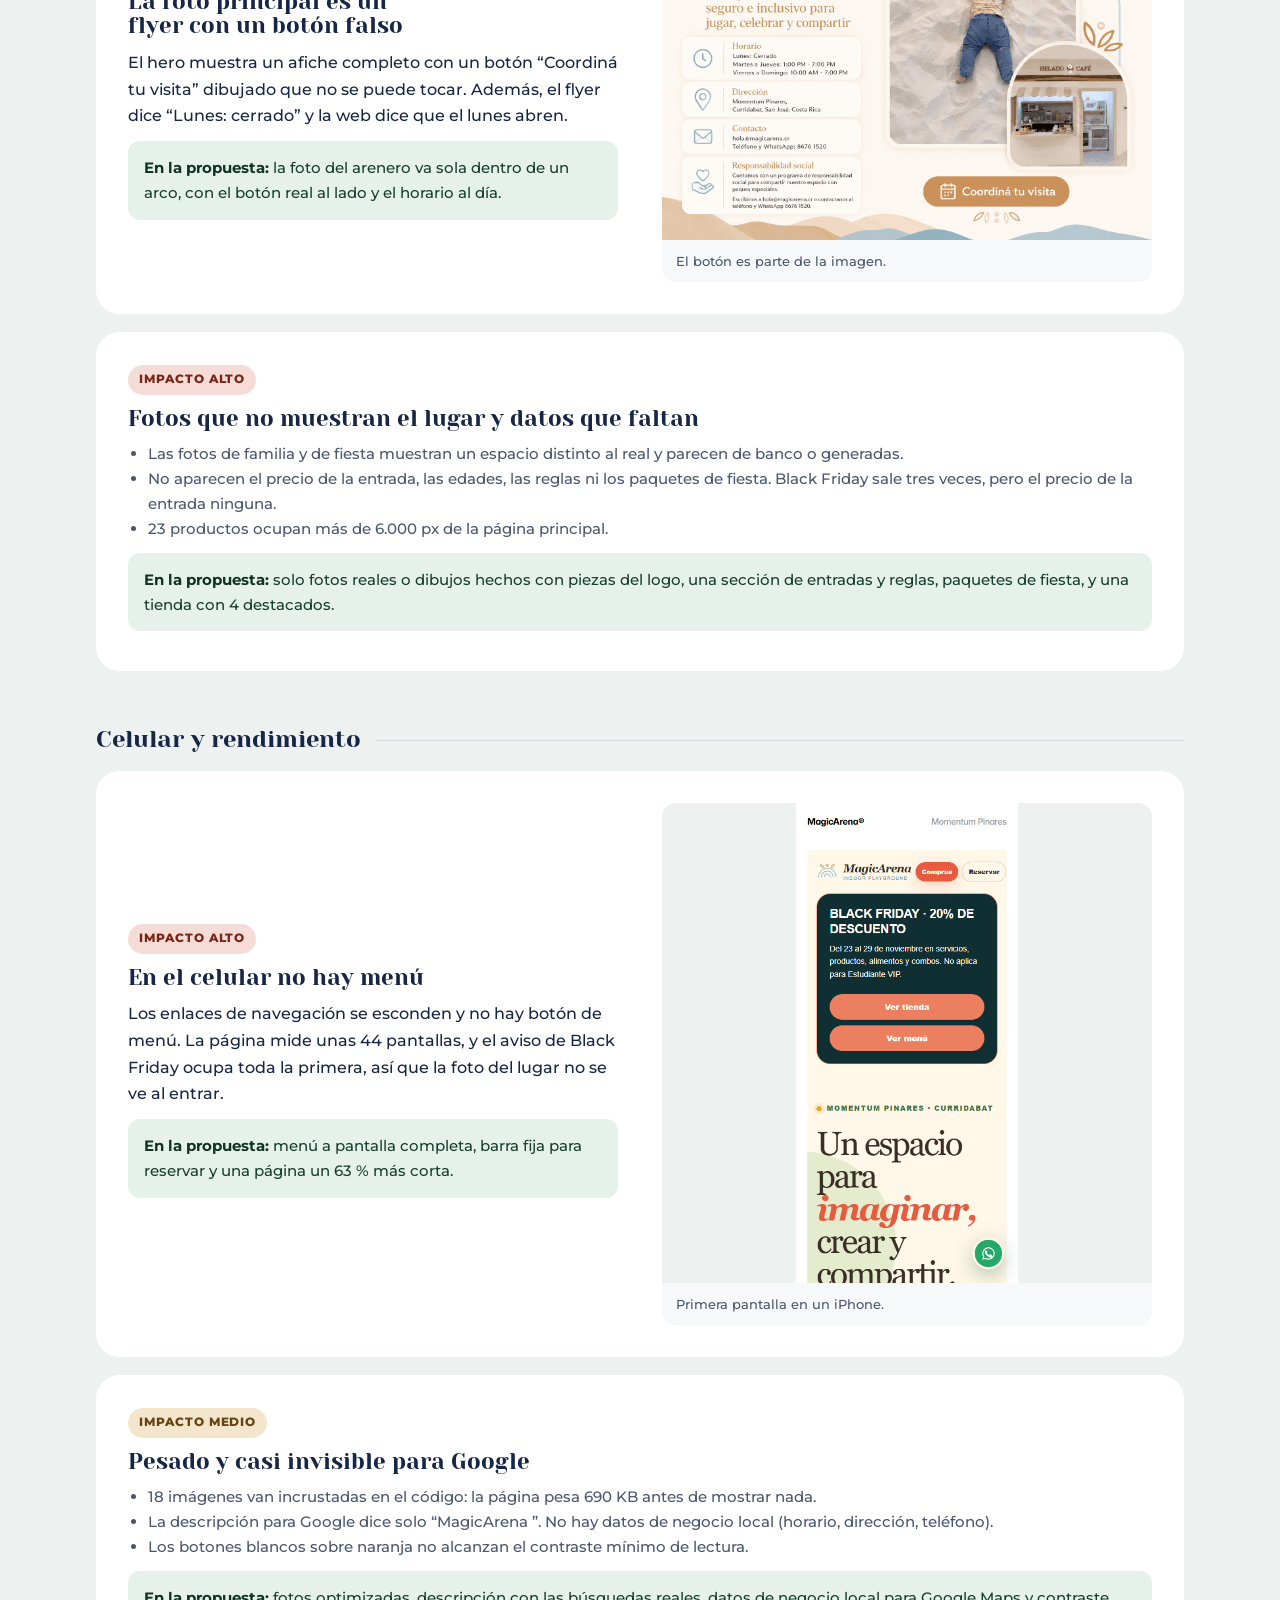
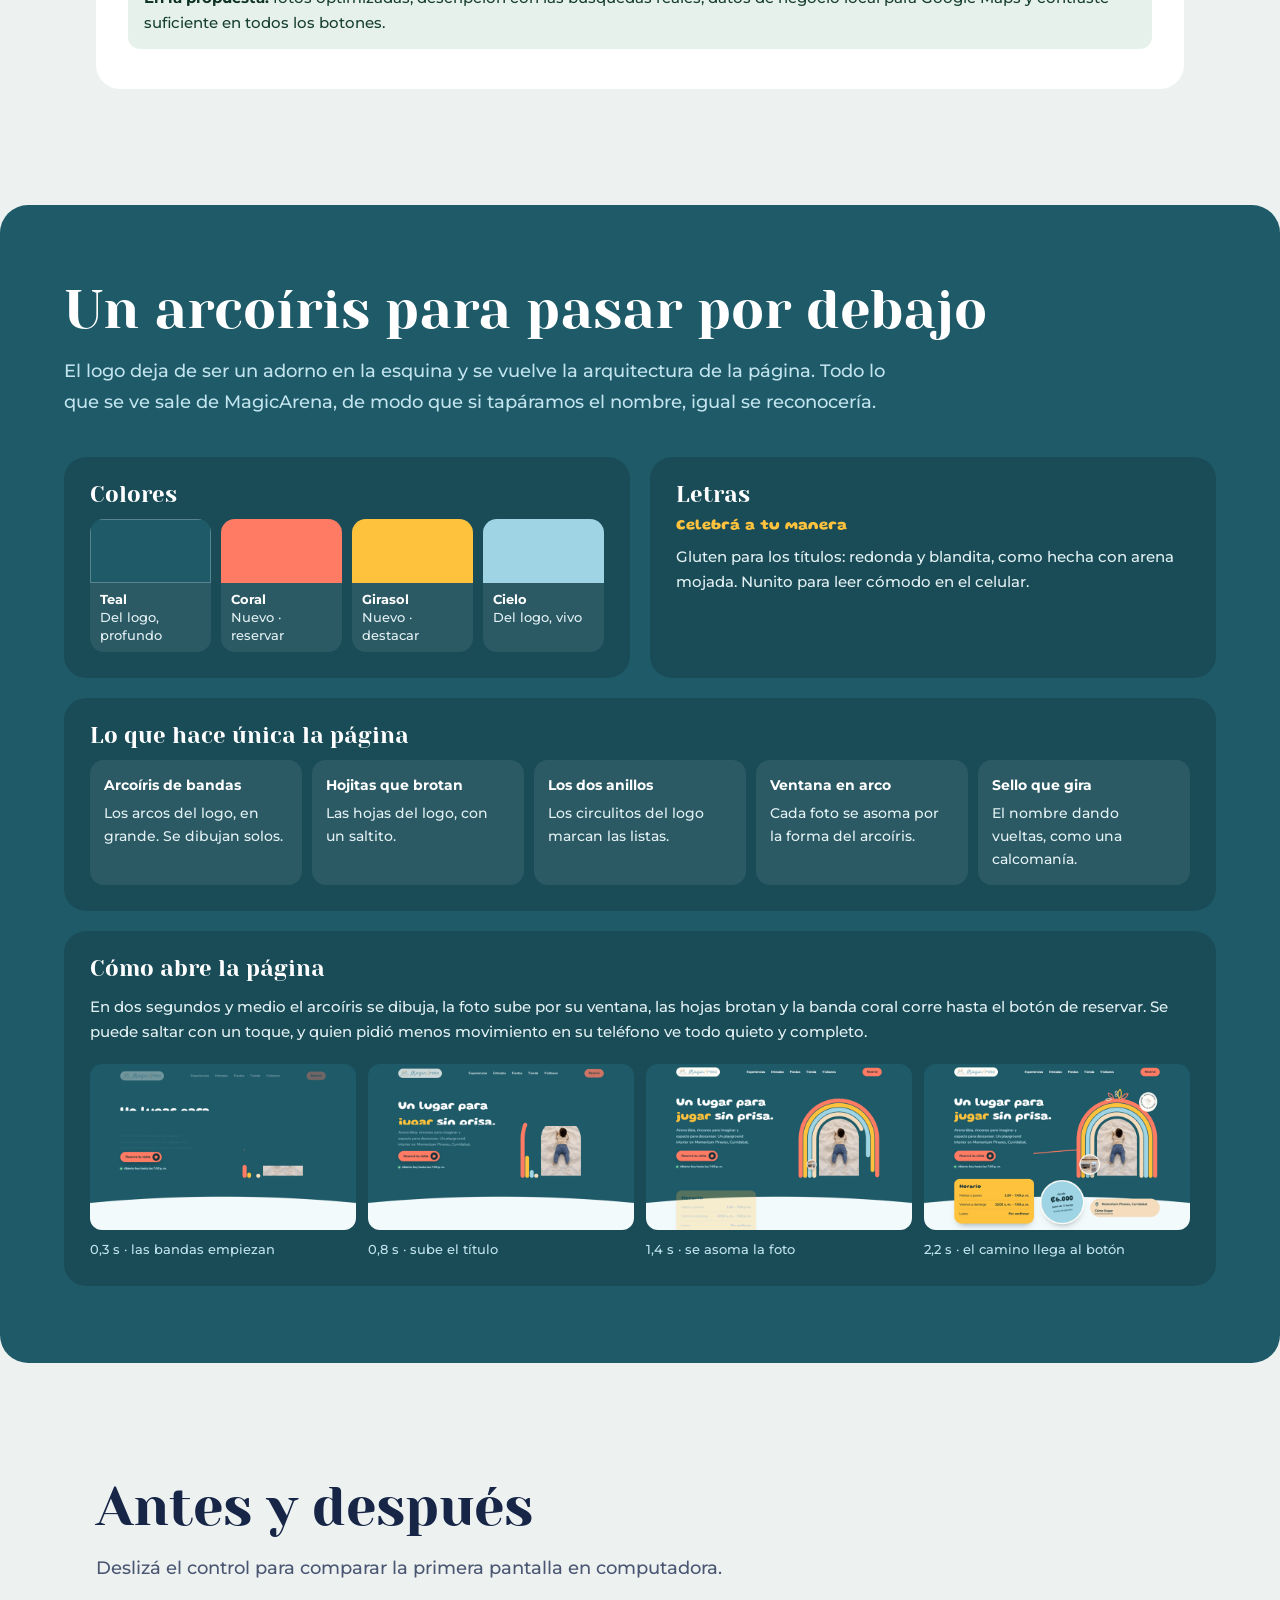
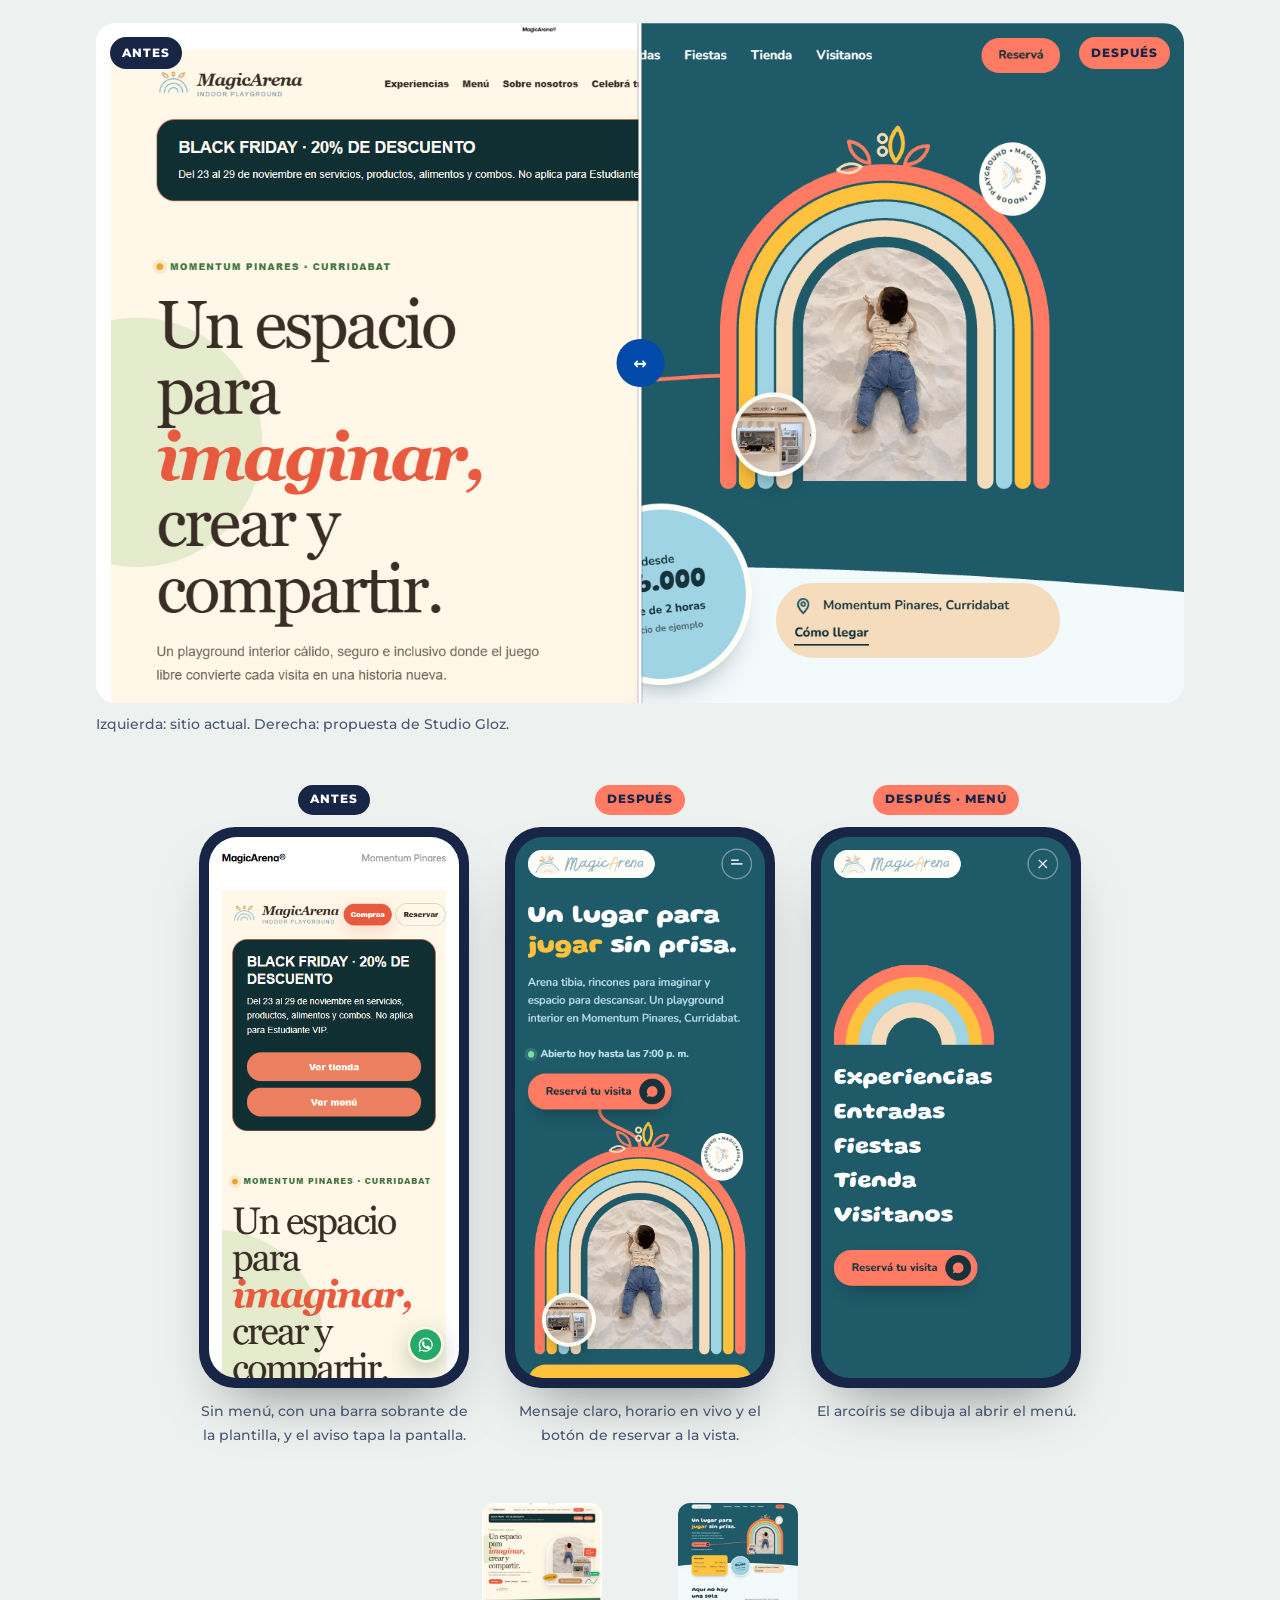
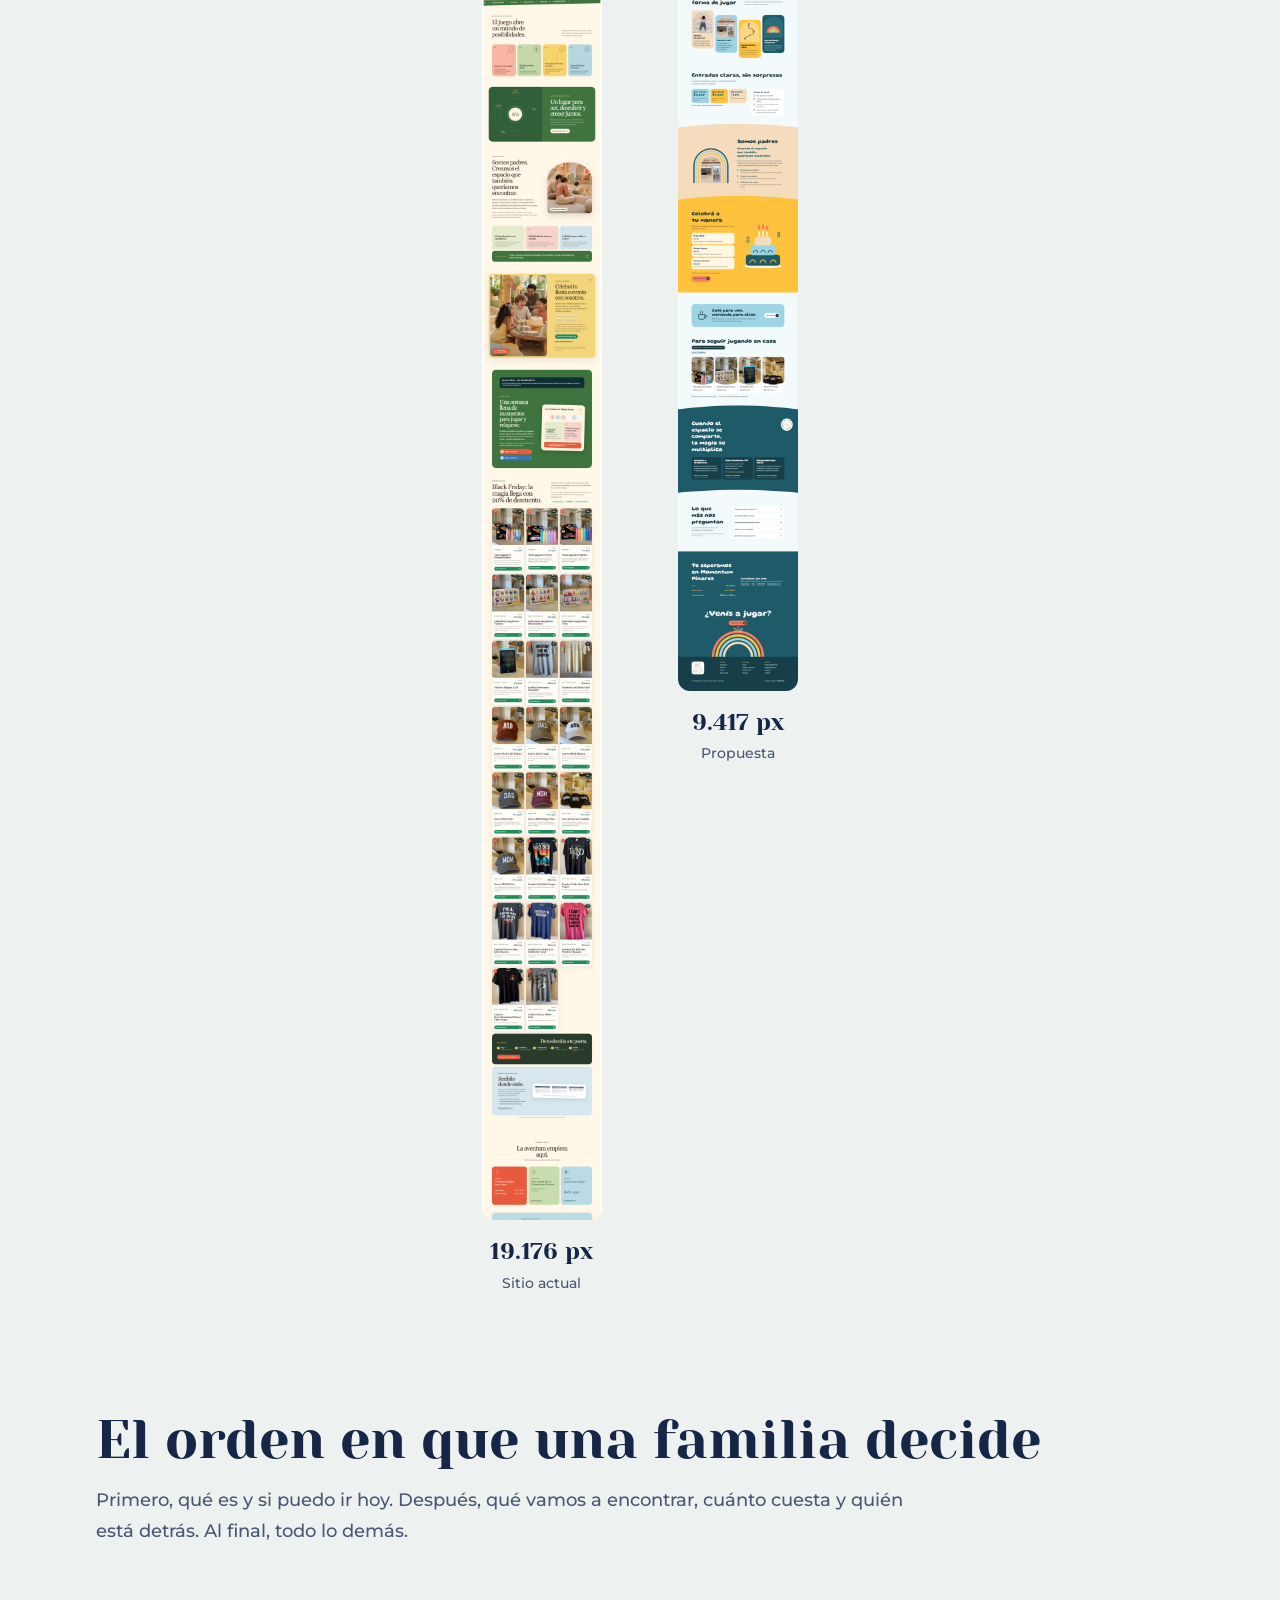
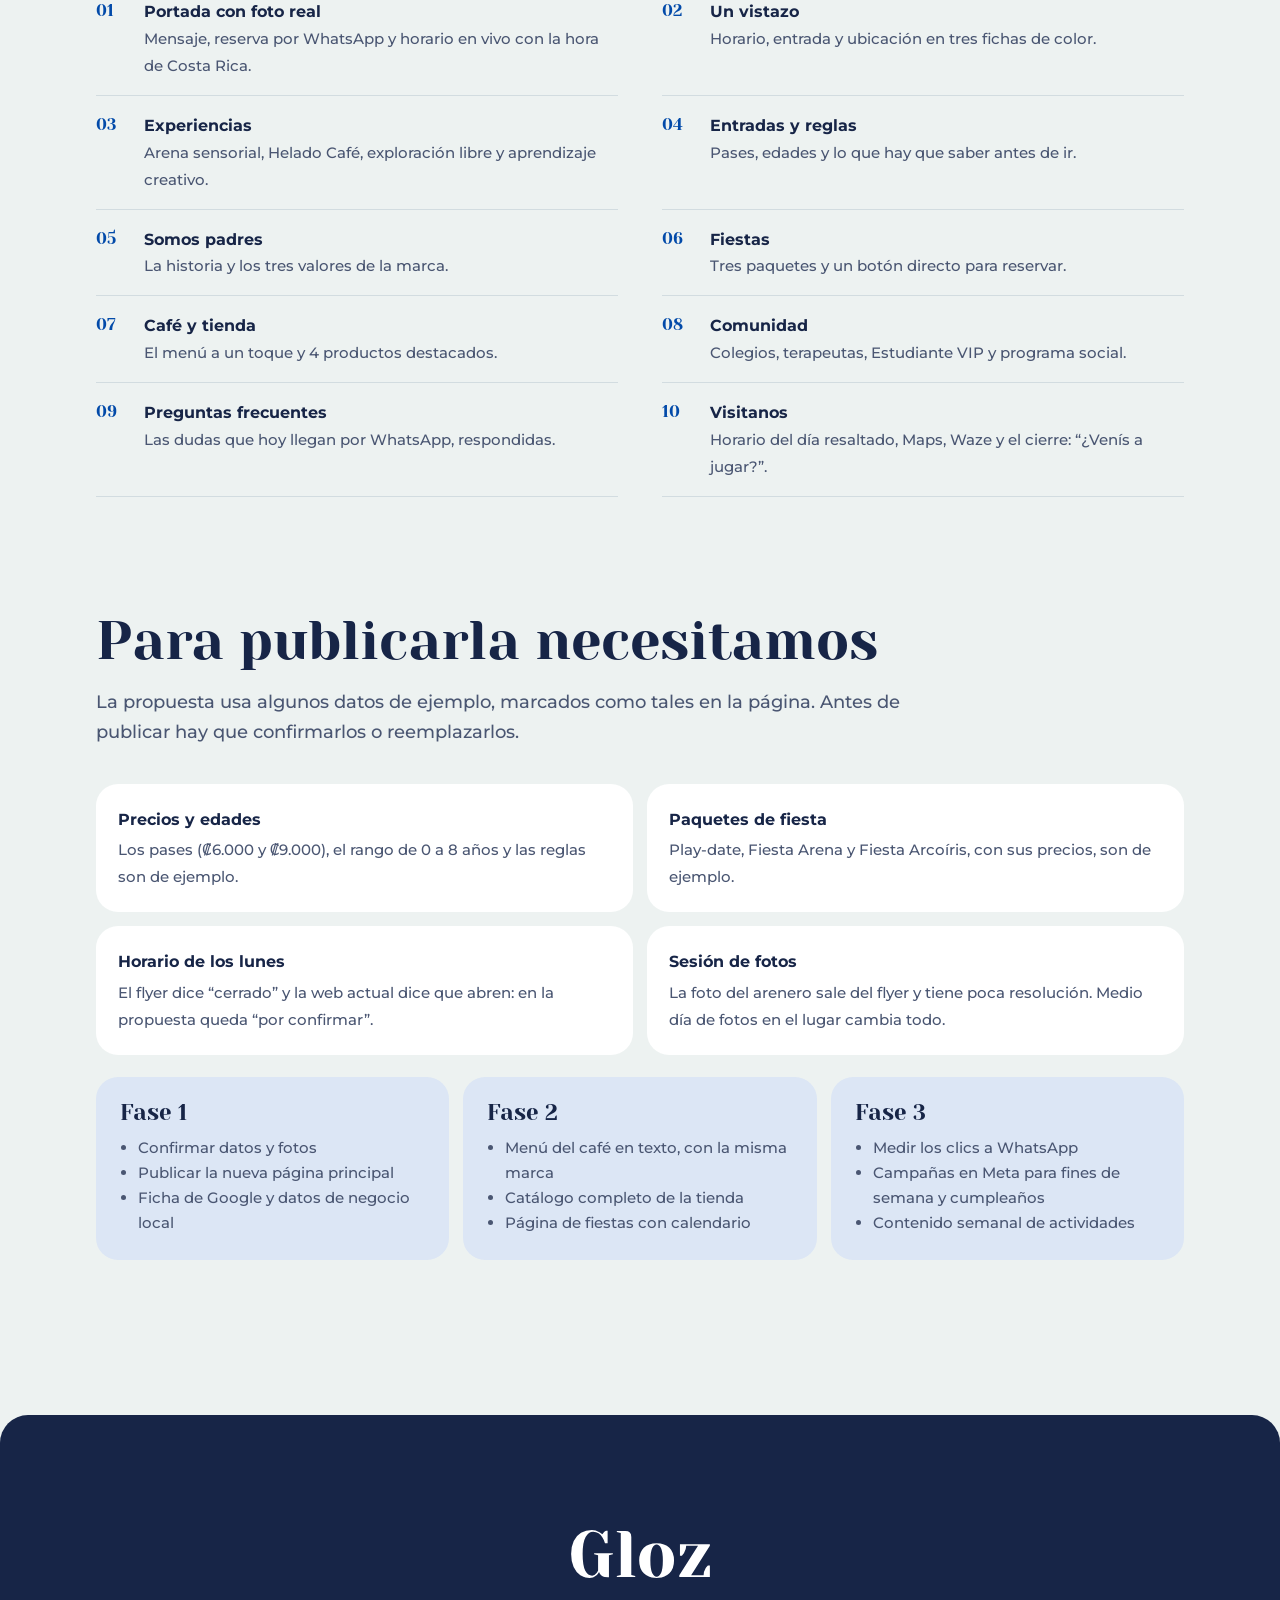
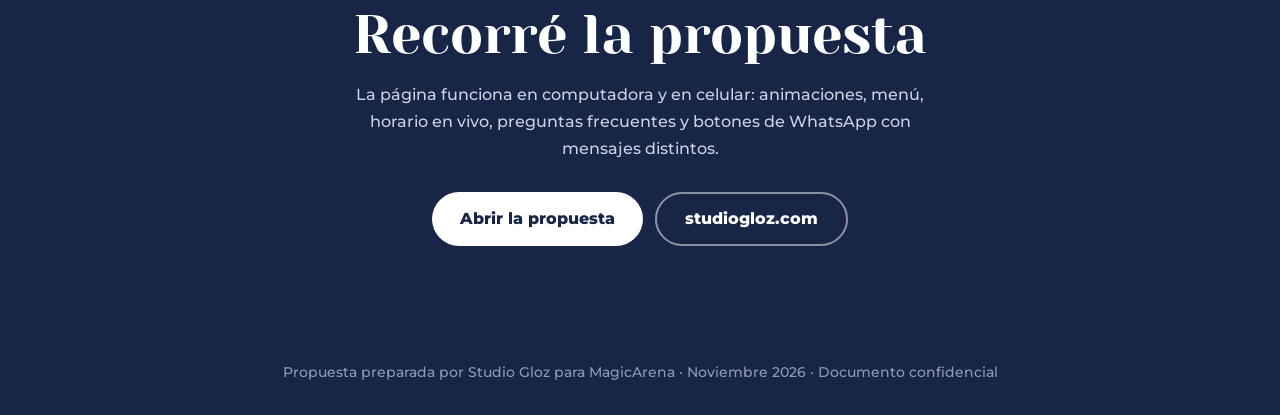
<file: propuesta-v2/presentacion.html>
<!doctype html>
<html lang="es-CR">
<head>
<meta charset="utf-8">
<meta name="viewport" content="width=device-width, initial-scale=1">
<title>MagicArena · Propuesta de rediseño · Studio Gloz</title>
<meta name="robots" content="noindex">
<link rel="icon" href="img/gloz-favicon.svg" type="image/svg+xml">
<link rel="preload" href="fonts-gloz/yeseva-latin.woff2" as="font" type="font/woff2" crossorigin>
<style>
@font-face{font-family:"Yeseva One";src:url(fonts-gloz/yeseva-latin.woff2) format("woff2");font-weight:400;font-display:swap}
@font-face{font-family:"Montserrat";src:url(fonts-gloz/montserrat-latin.woff2) format("woff2");font-weight:400 800;font-display:swap}
@font-face{font-family:"Gluten";src:url(fonts/gluten-latin.woff2) format("woff2");font-weight:500 800;font-display:swap}
:root{
  --navy:#172547;--blue:#024AA9;--blue-soft:#DCE6F5;--paper:#EDF2F1;--white:#FFFFFF;--ink:#172547;--muted:#4A5672;--line:#D2DCE0;
  --bad:#A33A2A;--good:#1D6B4F;
  --ma-teal:#1E5A68;--ma-coral:#FF7B63;--ma-sun:#FFC23C;--ma-sky:#9ED4E4;--ma-sand:#F4DCBC;
  --display:"Yeseva One",Georgia,serif;--body:"Montserrat",system-ui,sans-serif;
  --r:22px;--wrap:1200px;--g:clamp(20px,5vw,56px);
}
*,*::before,*::after{box-sizing:border-box}
html{scroll-behavior:smooth;scrollbar-color:var(--blue) var(--paper)}
@media (prefers-reduced-motion:reduce){html{scroll-behavior:auto}}
body{margin:0;background:var(--paper);color:var(--ink);font:500 1.02rem/1.65 var(--body);-webkit-font-smoothing:antialiased}
img{display:block;max-width:100%;height:auto}
h1,h2,h3{font-family:var(--display);font-weight:400;margin:0;line-height:1.08;text-wrap:balance}
h2{font-size:clamp(2.1rem,4.4vw,3.4rem);margin-bottom:16px}
h3{font-size:1.4rem}
p{margin:0;text-wrap:pretty}
a{color:var(--blue)}
::selection{background:var(--blue);color:#fff}
:focus-visible{outline:3px solid var(--blue);outline-offset:3px;border-radius:8px}
.wrap{max-width:var(--wrap);margin:0 auto;padding:0 var(--g)}
.lede{font-size:1.15rem;color:var(--muted);max-width:46em}
section{padding:clamp(72px,9vw,120px) 0}
.num{font-variant-numeric:tabular-nums}
.gloz{display:inline-block;background:currentColor;-webkit-mask:url(img/gloz-logo.svg) center/contain no-repeat;mask:url(img/gloz-logo.svg) center/contain no-repeat;aspect-ratio:211/73}

/* barra */
.barra{position:sticky;top:0;z-index:20;background:rgba(237,242,241,.94);backdrop-filter:blur(8px);border-bottom:1px solid var(--line)}
.barra .wrap{display:flex;align-items:center;gap:22px;min-height:62px;overflow-x:auto;white-space:nowrap;scrollbar-width:none}
.barra .gloz{width:64px;color:var(--navy);flex:none}
.barra a{text-decoration:none;color:var(--ink);font-weight:600;font-size:.9rem}
.barra a:hover{color:var(--blue)}
.barra .ver{margin-left:auto;background:var(--blue);color:#fff;padding:9px 18px;border-radius:999px}
.barra .ver:hover{color:#fff;background:var(--navy)}

/* portada */
.portada{padding:20px 0 0}
.portada__marco{margin:0 auto;max-width:calc(var(--wrap) + 80px);background:var(--blue);color:#fff;border-radius:28px;padding:clamp(28px,5vw,64px);display:grid;grid-template-columns:1fr 1.1fr;gap:clamp(28px,4vw,56px);align-items:center;overflow:hidden}
.portada__firma{display:flex;align-items:center;gap:12px;font-weight:600;font-size:.92rem;color:#DCE6F5;margin-bottom:28px}
.portada__firma .gloz{width:76px;color:#fff}
.portada h1{font-size:clamp(2.6rem,5.6vw,4.6rem);margin-bottom:22px}
.portada .lede{color:#DCE6F5}
.meta{display:flex;flex-wrap:wrap;gap:12px 32px;margin-top:30px;font-size:.92rem;color:#DCE6F5}
.meta b{display:block;color:#fff}
.navegador{border-radius:16px;overflow:hidden;background:#fff;box-shadow:0 40px 70px -40px rgba(0,0,0,.6);rotate:1.5deg}
.navegador__top{display:flex;gap:6px;padding:10px 12px;background:#E9EEF4}
.navegador__top i{width:10px;height:10px;border-radius:50%;background:#C5CFDB}

/* métricas */
.metricas{display:grid;grid-template-columns:repeat(4,1fr);gap:14px;margin-top:44px}
.metrica{background:var(--white);border-radius:var(--r);padding:22px}
.metrica span{display:block;font-size:.84rem;color:var(--muted);font-weight:600;margin-bottom:10px}
.metrica .v{display:flex;flex-wrap:wrap;gap:8px 12px;align-items:baseline;font-variant-numeric:tabular-nums}
.metrica s{color:var(--bad);text-decoration-thickness:1.5px}
.metrica b{font-family:var(--display);font-weight:400;font-size:2rem;color:var(--good);line-height:1}
.metrica small{display:block;margin-top:8px;color:var(--muted);font-size:.84rem}

/* bueno */
.bueno{display:grid;grid-template-columns:repeat(3,1fr);gap:14px;margin-top:40px}
.bueno div{background:var(--white);border-radius:var(--r);padding:22px}
.bueno h3{font-size:1.18rem;margin-bottom:6px}
.bueno p{color:var(--muted);font-size:.95rem}

/* hallazgos */
.grupo{font-family:var(--display);font-size:1.5rem;margin:56px 0 18px;display:flex;align-items:center;gap:14px}
.grupo::after{content:"";flex:1;height:1px;background:var(--line)}
.hallazgos{display:grid;gap:18px}
.hallazgo{display:grid;grid-template-columns:1fr 1fr;gap:clamp(20px,4vw,44px);align-items:center;background:var(--white);border-radius:24px;padding:clamp(20px,3vw,32px)}
.hallazgo.solo{grid-template-columns:1fr}
.hallazgo figure{margin:0;border-radius:14px;overflow:hidden;background:var(--paper)}
.hallazgo figcaption{font-size:.84rem;color:var(--muted);padding:10px 14px;background:#F6F8FA}
.imp{display:inline-block;font-size:.74rem;font-weight:800;letter-spacing:.08em;text-transform:uppercase;padding:5px 11px;border-radius:999px;margin-bottom:12px}
.imp.alto{background:#F6DCD6;color:#7A2618}.imp.medio{background:#F3E6CC;color:#664312}
.hallazgo h3{margin-bottom:10px}
.hallazgo p{margin-bottom:8px}
.hallazgo ul{margin:6px 0 0;padding-left:20px;color:var(--muted);font-size:.95rem}
.solucion{margin-top:12px;padding:14px 16px;background:#E7F1EC;border-radius:12px;font-size:.95rem;color:#173F31}
.solucion b{color:#0F3326}

/* dirección */
.direccion{background:var(--ma-teal);color:#E3F1F4;border-radius:28px;margin:0 auto;max-width:calc(var(--wrap) + 80px);padding:clamp(40px,6vw,80px) clamp(24px,5vw,64px)}
.direccion h2{color:#fff}
.direccion .lede{color:#C2E4EE}
.direccion h3{color:#fff;margin-bottom:12px}
.d-grid{display:grid;grid-template-columns:1fr 1fr;gap:20px;margin-top:40px}
.d-card{background:rgba(0,0,0,.16);border-radius:var(--r);padding:26px}
.chips{display:grid;grid-template-columns:repeat(4,1fr);gap:10px}
.chip{border-radius:14px;overflow:hidden;background:rgba(255,255,255,.08)}
.chip i{display:block;height:64px}
.chip span{display:block;padding:8px 10px;font-size:.82rem;line-height:1.35}
.chip b{display:block;color:#fff}
.muestra-letra{font-family:"Gluten",sans-serif;font-weight:700;font-size:clamp(2.2rem,4vw,3.2rem);line-height:1;color:var(--ma-sun);margin-bottom:10px}
.d-card p{font-size:.95rem}
.firma{display:grid;grid-template-columns:repeat(4,1fr);gap:12px;margin-top:20px}
.firma figure{margin:0}
.firma img{border-radius:12px}
.firma figcaption{font-size:.84rem;margin-top:8px;color:#C2E4EE}
.elementos{display:grid;grid-template-columns:repeat(5,1fr);gap:10px}
.elementos div{background:rgba(255,255,255,.08);border-radius:14px;padding:14px;font-size:.88rem}
.elementos b{display:block;color:#fff;margin-bottom:4px}

/* comparativas */
.slider{position:relative;margin-top:40px;border-radius:20px;overflow:hidden;background:#fff;aspect-ratio:1440/900;user-select:none;touch-action:pan-y}
.slider img{position:absolute;inset:0;width:100%;height:100%;object-fit:cover;object-position:top}
.slider .despues{clip-path:inset(0 0 0 var(--pos,50%))}
.slider .mango{position:absolute;top:0;bottom:0;left:var(--pos,50%);width:3px;background:#fff;translate:-50% 0;pointer-events:none;box-shadow:0 0 0 1px rgba(23,37,71,.25)}
.slider .mango::after{content:"↔";position:absolute;top:50%;left:50%;translate:-50% -50%;width:48px;height:48px;border-radius:50%;background:var(--blue);color:#fff;display:grid;place-items:center;font-weight:800}
.slider input{position:absolute;inset:0;width:100%;height:100%;opacity:0;margin:0;cursor:ew-resize}
.slider .t{position:absolute;top:14px;padding:6px 12px;border-radius:999px;font-size:.76rem;font-weight:800;letter-spacing:.08em;text-transform:uppercase;pointer-events:none}
.slider .t.a{left:14px;background:var(--navy);color:#fff}.slider .t.d{right:14px;background:var(--ma-coral);color:var(--navy)}
.pista{font-size:.88rem;color:var(--muted);margin-top:10px}
.telefonos{display:flex;flex-wrap:wrap;justify-content:center;gap:clamp(16px,3vw,36px);margin-top:48px}
.tel{width:270px;text-align:center}
.tel .marco{border-radius:36px;padding:10px;background:var(--navy);box-shadow:0 30px 60px -30px rgba(0,0,0,.5)}
.tel img{border-radius:28px;width:100%}
.etq{display:inline-block;font-size:.74rem;font-weight:800;letter-spacing:.08em;text-transform:uppercase;padding:5px 12px;border-radius:999px;margin-bottom:12px}
.etq.a{background:var(--navy);color:#fff}.etq.d{background:var(--ma-coral);color:var(--navy)}
.tel p{margin-top:12px;font-size:.9rem;color:var(--muted)}
.largos{display:flex;justify-content:center;align-items:flex-start;gap:clamp(24px,6vw,80px);margin-top:56px}
.largos figure{margin:0;text-align:center}
.largos .barra-l{width:120px;border-radius:12px;overflow:hidden;margin:0 auto;background:#fff}
.largos figcaption{margin-top:12px;color:var(--muted);font-size:.9rem}
.largos figcaption b{display:block;font-family:var(--display);font-weight:400;font-size:1.5rem;color:var(--ink)}

/* estructura y pendientes */
.lista{list-style:none;padding:0;margin:36px 0 0;display:grid;grid-template-columns:1fr 1fr;gap:0 44px;counter-reset:n}
.lista li{counter-increment:n;display:grid;grid-template-columns:40px 1fr;gap:8px;padding:16px 0;border-bottom:1px solid var(--line)}
.lista li::before{content:counter(n,decimal-leading-zero);font-family:var(--display);color:var(--blue)}
.lista b{display:block}
.lista span{color:var(--muted);font-size:.94rem}
.pend{display:grid;grid-template-columns:1fr 1fr;gap:14px;margin-top:36px}
.pend div{background:var(--white);border-radius:var(--r);padding:22px}
.pend b{display:block;margin-bottom:4px}
.pend span{color:var(--muted);font-size:.95rem}
.fases{display:grid;grid-template-columns:repeat(3,1fr);gap:14px;margin-top:22px}
.fases div{background:var(--blue-soft);border-radius:var(--r);padding:24px}
.fases h3{margin-bottom:10px}
.fases ul{margin:0;padding-left:18px;color:var(--muted);font-size:.95rem}

/* cierre */
.cierre{background:var(--navy);color:#C9D3E6;text-align:center;border-radius:28px 28px 0 0;margin-top:40px}
.cierre .gloz{width:140px;color:#fff;margin:0 auto 28px;display:block}
.cierre h2{color:#fff}
.cierre p{max-width:38em;margin:0 auto 30px}
.botones{display:flex;flex-wrap:wrap;gap:12px;justify-content:center}
.boton{display:inline-flex;align-items:center;min-height:54px;padding:0 28px;border-radius:999px;font-weight:800;text-decoration:none;transition:background-color .3s ease}
.boton.p{background:#fff;color:var(--navy)}.boton.p:hover{background:var(--blue-soft)}
.boton.s{border:2px solid rgba(255,255,255,.5);color:#fff}.boton.s:hover{background:rgba(255,255,255,.1)}
.pie{background:var(--navy);color:#8E9BB8;font-size:.85rem;padding:0 0 32px;text-align:center}

@media (max-width:900px){
  .portada__marco,.hallazgo,.d-grid,.lista,.pend{grid-template-columns:1fr}
  .metricas,.bueno,.fases{grid-template-columns:1fr 1fr}
  .firma,.chips{grid-template-columns:repeat(2,1fr)}
  .elementos{grid-template-columns:1fr 1fr}
  .navegador{rotate:0deg}
}
@media (max-width:560px){.metricas,.bueno,.fases{grid-template-columns:1fr}.largos .barra-l{width:90px}}
@media print{.barra{display:none}section{break-inside:avoid-page}}
</style>
</head>
<body>

<nav class="barra" aria-label="Secciones">
  <div class="wrap">
    <span class="gloz" role="img" aria-label="Studio Gloz"></span>
    <a href="#resumen">Resumen</a>
    <a href="#hallazgos">Lo que hay que corregir</a>
    <a href="#direccion">La nueva dirección</a>
    <a href="#antes-despues">Antes y después</a>
    <a href="#siguientes">Próximos pasos</a>
    <a class="ver" href="index.html">Ver la propuesta</a>
  </div>
</nav>

<main>
  <!-- PORTADA -->
  <section class="portada" aria-labelledby="t-portada">
    <div class="portada__marco">
      <div>
        <p class="portada__firma"><span class="gloz" role="img" aria-label="Studio Gloz"></span>presenta</p>
        <h1 id="t-portada">Una web tan alegre como MagicArena.</h1>
        <p class="lede">Auditoría del sitio actual y propuesta de rediseño construida desde el logo, los colores y las fotos reales del playground.</p>
        <div class="meta">
          <div><b>Cliente</b>MagicArena Indoor Playground</div>
          <div><b>Fecha</b>Noviembre 2026</div>
          <div><b>Preparado por</b>Studio Gloz</div>
        </div>
      </div>
      <div class="navegador" aria-hidden="true">
        <div class="navegador__top"><i></i><i></i><i></i></div>
        <img src="capturas/nuevo-desktop-hero.png" alt="" width="1440" height="900">
      </div>
    </div>
  </section>

  <!-- RESUMEN -->
  <section id="resumen" aria-labelledby="t-resumen">
    <div class="wrap">
      <h2 id="t-resumen">El lugar es mágico. La web todavía no lo cuenta.</h2>
      <p class="lede">MagicArena tiene un logo cuidado, una historia auténtica y un espacio real precioso. El sitio actual no usa casi nada de eso: otros colores, fuentes que no cargan, fotos que no son del lugar y, en el celular, ni siquiera un menú. Proponemos una página nueva donde el arcoíris del logo se vuelve la arquitectura: enmarca las fotos, abre cada sección y lleva al botón de reservar.</p>
      <div class="metricas">
        <div class="metrica"><span>Largo de la página en celular</span><div class="v"><s>37.346&nbsp;px</s><b>13.683</b></div><small>63&nbsp;% menos scroll</small></div>
        <div class="metrica"><span>Peso del código de la página</span><div class="v"><s>690&nbsp;KB</s><b>32&nbsp;KB</b></div><small>Las fotos ya no van incrustadas</small></div>
        <div class="metrica"><span>Menú en el celular</span><div class="v"><s>No hay</s><b>5 secciones</b></div><small>Menú a pantalla completa</small></div>
        <div class="metrica"><span>Fuentes de marca que cargan</span><div class="v"><s>0</s><b>2</b></div><small>Gluten y Nunito</small></div>
      </div>
    </div>
  </section>

  <!-- BUENO -->
  <section aria-labelledby="t-bueno" style="padding-top:0">
    <div class="wrap">
      <h2 id="t-bueno">Lo que conservamos</h2>
      <div class="bueno">
        <div><h3>Un logo con carácter</h3><p>El arcoíris de trazo fino con hojas es la semilla de todo el rediseño.</p></div>
        <div><h3>Una historia auténtica</h3><p>“Somos padres. Creamos el espacio que también queríamos encontrar.” Sigue siendo el centro.</p></div>
        <div><h3>Voz tica y cercana</h3><p>El voseo y el tono cálido se mantienen en todos los textos.</p></div>
        <div><h3>WhatsApp con mensaje listo</h3><p>Cada botón abre WhatsApp con un mensaje distinto, para saber desde dónde escriben.</p></div>
        <div><h3>Información útil</h3><p>Horario, ubicación, envíos, formas de pago, beneficios y programa social: ahora ordenados.</p></div>
        <div><h3>Fotos reales de producto</h3><p>La tienda usa sus propias fotos, con precio y descuento a la vista.</p></div>
      </div>
    </div>
  </section>

  <!-- HALLAZGOS -->
  <section id="hallazgos" aria-labelledby="t-hall" style="padding-top:0">
    <div class="wrap">
      <h2 id="t-hall">Lo que hoy le resta a la marca</h2>
      <p class="lede">Revisamos el sitio en computadora y en celular. Esto es lo que más afecta la decisión de una familia: confiar, entender y reservar.</p>

      <h3 class="grupo">Identidad</h3>
      <div class="hallazgos">
        <article class="hallazgo">
          <div>
            <span class="imp alto">Impacto alto</span>
            <h3>El sitio no usa los colores ni las fuentes del logo</h3>
            <p>El logo es teal, celeste, arena y ocre. El sitio usa rojo-naranja, dos verdes, amarillo y rosado, con un color distinto en cada sección. Los títulos salen en Georgia, la fuente de marca nunca carga y una frase está en Comic Sans.</p>
            <p class="solucion"><b>En la propuesta:</b> la paleta sale del logo, con dos acentos vivos nuevos (coral y girasol), y las fuentes cargan desde el propio sitio.</p>
          </div>
          <figure><img src="capturas/antes-tarjetas-colores.png" alt="Tarjetas del sitio actual en salmón, verde, amarillo y celeste" loading="lazy"><figcaption>Sitio actual: cuatro colores en cuatro tarjetas seguidas.</figcaption></figure>
        </article>
        <article class="hallazgo">
          <div>
            <span class="imp alto">Impacto alto</span>
            <h3>Dos marcas distintas en el mismo sitio</h3>
            <p>La página del menú tiene otro logo (una “M” en un cuadrado), otro eslogan, otra fuente y otros colores.</p>
            <p class="solucion"><b>En la propuesta:</b> un solo sistema visual para la página principal, el menú y la tienda.</p>
          </div>
          <figure><img src="capturas/antes-menu.png" alt="Página de menú actual con un logo M distinto" loading="lazy"><figcaption>/menu: otro logo y otra paleta.</figcaption></figure>
        </article>
      </div>

      <h3 class="grupo">Confianza</h3>
      <div class="hallazgos">
        <article class="hallazgo">
          <div>
            <span class="imp alto">Impacto alto</span>
            <h3>La foto principal es un flyer con un botón falso</h3>
            <p>El hero muestra un afiche completo con un botón “Coordiná tu visita” dibujado que no se puede tocar. Además, el flyer dice “Lunes: cerrado” y la web dice que el lunes abren.</p>
            <p class="solucion"><b>En la propuesta:</b> la foto del arenero va sola dentro de un arco, con el botón real al lado y el horario al día.</p>
          </div>
          <figure><img src="capturas/antes-flyer-hero.png" alt="Flyer usado como foto principal" loading="lazy"><figcaption>El botón es parte de la imagen.</figcaption></figure>
        </article>
        <article class="hallazgo solo">
          <div>
            <span class="imp alto">Impacto alto</span>
            <h3>Fotos que no muestran el lugar y datos que faltan</h3>
            <ul>
              <li>Las fotos de familia y de fiesta muestran un espacio distinto al real y parecen de banco o generadas.</li>
              <li>No aparecen el precio de la entrada, las edades, las reglas ni los paquetes de fiesta. Black Friday sale tres veces, pero el precio de la entrada ninguna.</li>
              <li>23 productos ocupan más de 6.000&nbsp;px de la página principal.</li>
            </ul>
            <p class="solucion"><b>En la propuesta:</b> solo fotos reales o dibujos hechos con piezas del logo, una sección de entradas y reglas, paquetes de fiesta, y una tienda con 4 destacados.</p>
          </div>
        </article>
      </div>

      <h3 class="grupo">Celular y rendimiento</h3>
      <div class="hallazgos">
        <article class="hallazgo">
          <div>
            <span class="imp alto">Impacto alto</span>
            <h3>En el celular no hay menú</h3>
            <p>Los enlaces de navegación se esconden y no hay botón de menú. La página mide unas 44 pantallas, y el aviso de Black Friday ocupa toda la primera, así que la foto del lugar no se ve al entrar.</p>
            <p class="solucion"><b>En la propuesta:</b> menú a pantalla completa, barra fija para reservar y una página un 63&nbsp;% más corta.</p>
          </div>
          <figure><img src="capturas/antes-mobile-hero.png" alt="Primera pantalla actual en celular" loading="lazy" style="max-height:480px;width:auto;margin:0 auto"><figcaption>Primera pantalla en un iPhone.</figcaption></figure>
        </article>
        <article class="hallazgo solo">
          <div>
            <span class="imp medio">Impacto medio</span>
            <h3>Pesado y casi invisible para Google</h3>
            <ul>
              <li>18 imágenes van incrustadas en el código: la página pesa 690&nbsp;KB antes de mostrar nada.</li>
              <li>La descripción para Google dice solo “MagicArena ”. No hay datos de negocio local (horario, dirección, teléfono).</li>
              <li>Los botones blancos sobre naranja no alcanzan el contraste mínimo de lectura.</li>
            </ul>
            <p class="solucion"><b>En la propuesta:</b> fotos optimizadas, descripción con las búsquedas reales, datos de negocio local para Google Maps y contraste suficiente en todos los botones.</p>
          </div>
        </article>
      </div>
    </div>
  </section>

  <!-- DIRECCIÓN -->
  <section id="direccion" aria-labelledby="t-dir" style="padding-top:0">
    <div class="direccion">
      <h2 id="t-dir">Un arcoíris para pasar por debajo</h2>
      <p class="lede">El logo deja de ser un adorno en la esquina y se vuelve la arquitectura de la página. Todo lo que se ve sale de MagicArena, de modo que si tapáramos el nombre, igual se reconocería.</p>
      <div class="d-grid">
        <div class="d-card">
          <h3>Colores</h3>
          <div class="chips">
            <div class="chip"><i style="background:#1E5A68;box-shadow:inset 0 0 0 1px rgba(255,255,255,.25)"></i><span><b>Teal</b>Del logo, profundo</span></div>
            <div class="chip"><i style="background:#FF7B63"></i><span><b>Coral</b>Nuevo · reservar</span></div>
            <div class="chip"><i style="background:#FFC23C"></i><span><b>Girasol</b>Nuevo · destacar</span></div>
            <div class="chip"><i style="background:#9ED4E4"></i><span><b>Cielo</b>Del logo, vivo</span></div>
          </div>
        </div>
        <div class="d-card">
          <h3>Letras</h3>
          <p class="muestra-letra">Celebrá a tu manera</p>
          <p>Gluten para los títulos: redonda y blandita, como hecha con arena mojada. Nunito para leer cómodo en el celular.</p>
        </div>
      </div>
      <div class="d-card" style="margin-top:20px">
        <h3>Lo que hace única la página</h3>
        <div class="elementos">
          <div><b>Arcoíris de bandas</b>Los arcos del logo, en grande. Se dibujan solos.</div>
          <div><b>Hojitas que brotan</b>Las hojas del logo, con un saltito.</div>
          <div><b>Los dos anillos</b>Los circulitos del logo marcan las listas.</div>
          <div><b>Ventana en arco</b>Cada foto se asoma por la forma del arcoíris.</div>
          <div><b>Sello que gira</b>El nombre dando vueltas, como una calcomanía.</div>
        </div>
      </div>
      <div class="d-card" style="margin-top:20px">
        <h3>Cómo abre la página</h3>
        <p>En dos segundos y medio el arcoíris se dibuja, la foto sube por su ventana, las hojas brotan y la banda coral corre hasta el botón de reservar. Se puede saltar con un toque, y quien pidió menos movimiento en su teléfono ve todo quieto y completo.</p>
        <div class="firma">
          <figure><img src="capturas/firma-0.3.png" alt="Inicio: las bandas empiezan a dibujarse" width="720" height="450" loading="lazy"><figcaption>0,3&nbsp;s · las bandas empiezan</figcaption></figure>
          <figure><img src="capturas/firma-0.8.png" alt="El título sube y el arcoíris crece" width="720" height="450" loading="lazy"><figcaption>0,8&nbsp;s · sube el título</figcaption></figure>
          <figure><img src="capturas/firma-1.4.png" alt="La foto aparece dentro del arco" width="720" height="450" loading="lazy"><figcaption>1,4&nbsp;s · se asoma la foto</figcaption></figure>
          <figure><img src="capturas/firma-2.2.png" alt="La banda coral llega al botón" width="720" height="450" loading="lazy"><figcaption>2,2&nbsp;s · el camino llega al botón</figcaption></figure>
        </div>
      </div>
    </div>
  </section>

  <!-- ANTES Y DESPUÉS -->
  <section id="antes-despues" aria-labelledby="t-ad" style="padding-top:0">
    <div class="wrap">
      <h2 id="t-ad">Antes y después</h2>
      <p class="lede">Deslizá el control para comparar la primera pantalla en computadora.</p>
      <div class="slider" id="slider" style="--pos:50%">
        <img src="capturas/antes-desktop-hero.png" alt="Antes: primera pantalla del sitio actual" width="1440" height="900">
        <img class="despues" src="capturas/nuevo-desktop-hero.png" alt="Después: primera pantalla de la propuesta" width="1440" height="900">
        <span class="t a">Antes</span><span class="t d">Después</span>
        <div class="mango" aria-hidden="true"></div>
        <input type="range" min="0" max="100" value="50" aria-label="Comparar antes y después">
      </div>
      <p class="pista">Izquierda: sitio actual. Derecha: propuesta de Studio Gloz.</p>

      <div class="telefonos">
        <div class="tel"><span class="etq a">Antes</span><div class="marco"><img src="capturas/antes-mobile-hero.png" alt="Sitio actual en celular" loading="lazy"></div><p>Sin menú, con una barra sobrante de la plantilla, y el aviso tapa la pantalla.</p></div>
        <div class="tel"><span class="etq d">Después</span><div class="marco"><img src="capturas/nuevo-mobile-hero.png" alt="Propuesta en celular" loading="lazy"></div><p>Mensaje claro, horario en vivo y el botón de reservar a la vista.</p></div>
        <div class="tel"><span class="etq d">Después · menú</span><div class="marco"><img src="capturas/nuevo-mobile-menu.png" alt="Menú de la propuesta en celular" loading="lazy"></div><p>El arcoíris se dibuja al abrir el menú.</p></div>
      </div>

      <div class="largos" aria-label="Comparación del largo de la página en computadora">
        <figure><div class="barra-l"><img src="capturas/antes-desktop-largo.png" alt="Página actual completa" loading="lazy"></div><figcaption><b class="num">19.176&nbsp;px</b>Sitio actual</figcaption></figure>
        <figure><div class="barra-l"><img src="capturas/nuevo-desktop-largo.png" alt="Propuesta completa" loading="lazy"></div><figcaption><b class="num">9.417&nbsp;px</b>Propuesta</figcaption></figure>
      </div>
    </div>
  </section>

  <!-- ESTRUCTURA -->
  <section aria-labelledby="t-est" style="padding-top:0">
    <div class="wrap">
      <h2 id="t-est">El orden en que una familia decide</h2>
      <p class="lede">Primero, qué es y si puedo ir hoy. Después, qué vamos a encontrar, cuánto cuesta y quién está detrás. Al final, todo lo demás.</p>
      <ol class="lista">
        <li><div><b>Portada con foto real</b><span>Mensaje, reserva por WhatsApp y horario en vivo con la hora de Costa Rica.</span></div></li>
        <li><div><b>Un vistazo</b><span>Horario, entrada y ubicación en tres fichas de color.</span></div></li>
        <li><div><b>Experiencias</b><span>Arena sensorial, Helado Café, exploración libre y aprendizaje creativo.</span></div></li>
        <li><div><b>Entradas y reglas</b><span>Pases, edades y lo que hay que saber antes de ir.</span></div></li>
        <li><div><b>Somos padres</b><span>La historia y los tres valores de la marca.</span></div></li>
        <li><div><b>Fiestas</b><span>Tres paquetes y un botón directo para reservar.</span></div></li>
        <li><div><b>Café y tienda</b><span>El menú a un toque y 4 productos destacados.</span></div></li>
        <li><div><b>Comunidad</b><span>Colegios, terapeutas, Estudiante VIP y programa social.</span></div></li>
        <li><div><b>Preguntas frecuentes</b><span>Las dudas que hoy llegan por WhatsApp, respondidas.</span></div></li>
        <li><div><b>Visitanos</b><span>Horario del día resaltado, Maps, Waze y el cierre: “¿Venís a jugar?”.</span></div></li>
      </ol>
    </div>
  </section>

  <!-- SIGUIENTES -->
  <section id="siguientes" aria-labelledby="t-sig" style="padding-top:0">
    <div class="wrap">
      <h2 id="t-sig">Para publicarla necesitamos</h2>
      <p class="lede">La propuesta usa algunos datos de ejemplo, marcados como tales en la página. Antes de publicar hay que confirmarlos o reemplazarlos.</p>
      <div class="pend">
        <div><b>Precios y edades</b><span>Los pases (₡6.000 y ₡9.000), el rango de 0 a 8 años y las reglas son de ejemplo.</span></div>
        <div><b>Paquetes de fiesta</b><span>Play-date, Fiesta Arena y Fiesta Arcoíris, con sus precios, son de ejemplo.</span></div>
        <div><b>Horario de los lunes</b><span>El flyer dice “cerrado” y la web actual dice que abren: en la propuesta queda “por confirmar”.</span></div>
        <div><b>Sesión de fotos</b><span>La foto del arenero sale del flyer y tiene poca resolución. Medio día de fotos en el lugar cambia todo.</span></div>
      </div>
      <div class="fases">
        <div><h3>Fase 1</h3><ul><li>Confirmar datos y fotos</li><li>Publicar la nueva página principal</li><li>Ficha de Google y datos de negocio local</li></ul></div>
        <div><h3>Fase 2</h3><ul><li>Menú del café en texto, con la misma marca</li><li>Catálogo completo de la tienda</li><li>Página de fiestas con calendario</li></ul></div>
        <div><h3>Fase 3</h3><ul><li>Medir los clics a WhatsApp</li><li>Campañas en Meta para fines de semana y cumpleaños</li><li>Contenido semanal de actividades</li></ul></div>
      </div>
    </div>
  </section>

  <section class="cierre" aria-labelledby="t-cierre">
    <div class="wrap">
      <span class="gloz" role="img" aria-label="Studio Gloz"></span>
      <h2 id="t-cierre">Recorré la propuesta</h2>
      <p>La página funciona en computadora y en celular: animaciones, menú, horario en vivo, preguntas frecuentes y botones de WhatsApp con mensajes distintos.</p>
      <div class="botones">
        <a class="boton p" href="index.html">Abrir la propuesta</a>
        <a class="boton s" href="https://www.studiogloz.com/" target="_blank" rel="noopener">studiogloz.com</a>
      </div>
    </div>
  </section>
</main>
<footer class="pie"><div class="wrap">Propuesta preparada por Studio Gloz para MagicArena · Noviembre 2026 · Documento confidencial</div></footer>

<script>
(() => {
  const s = document.getElementById('slider');
  const i = s.querySelector('input');
  const set = () => s.style.setProperty('--pos', i.value + '%');
  i.addEventListener('input', set); set();
})();
</script>
</body>
</html>
</file>
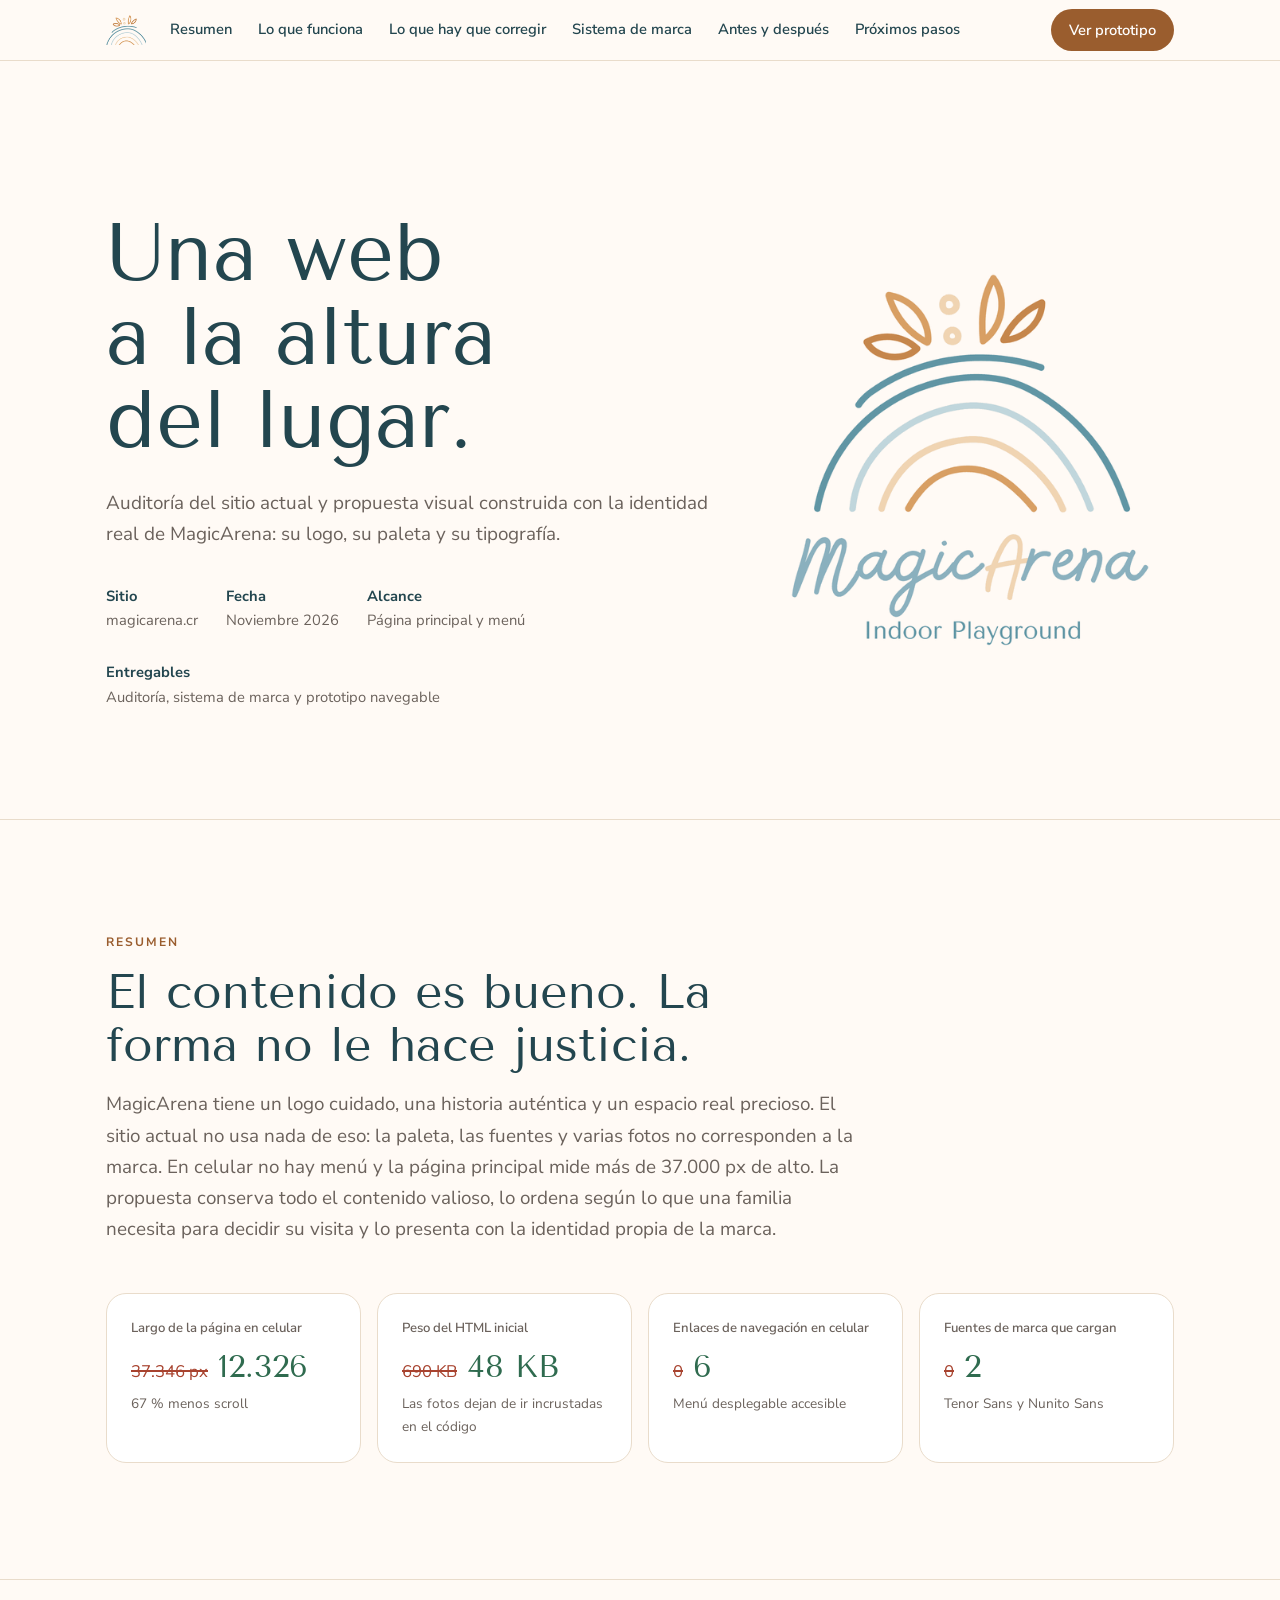
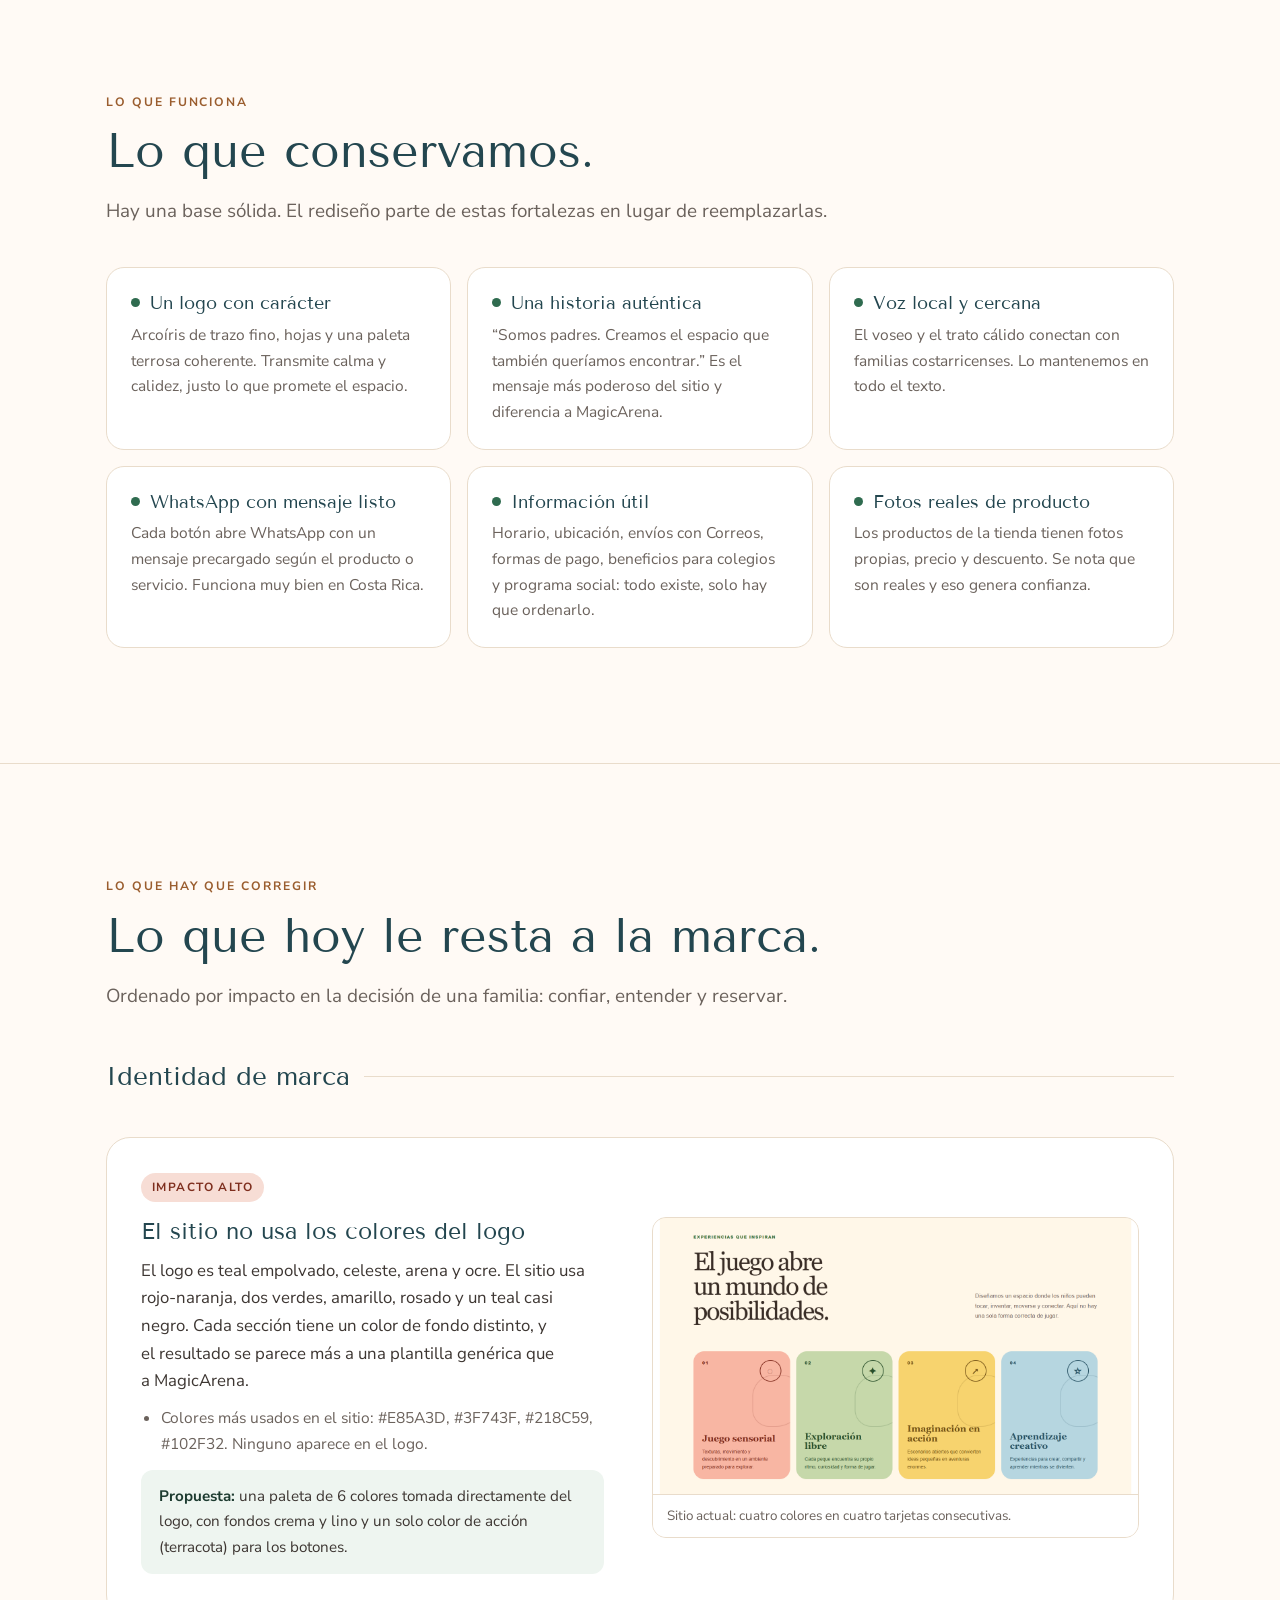
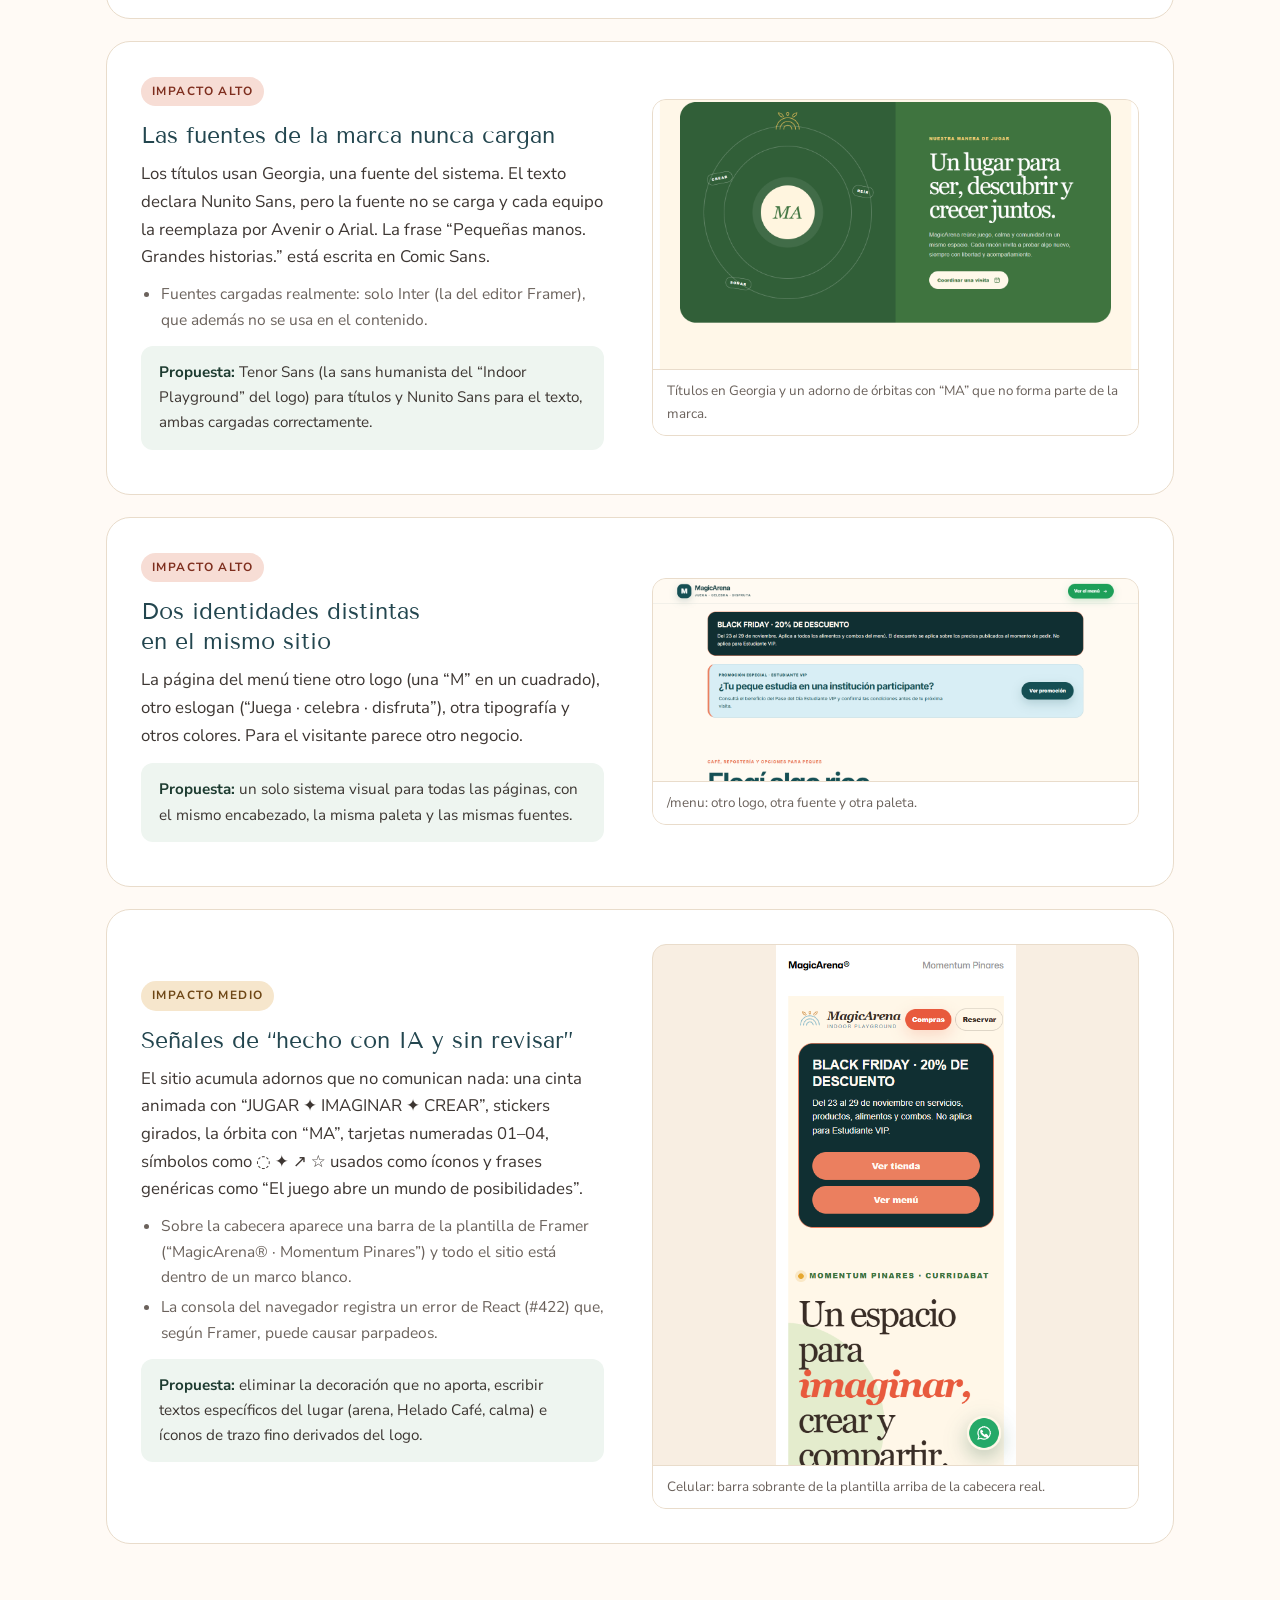
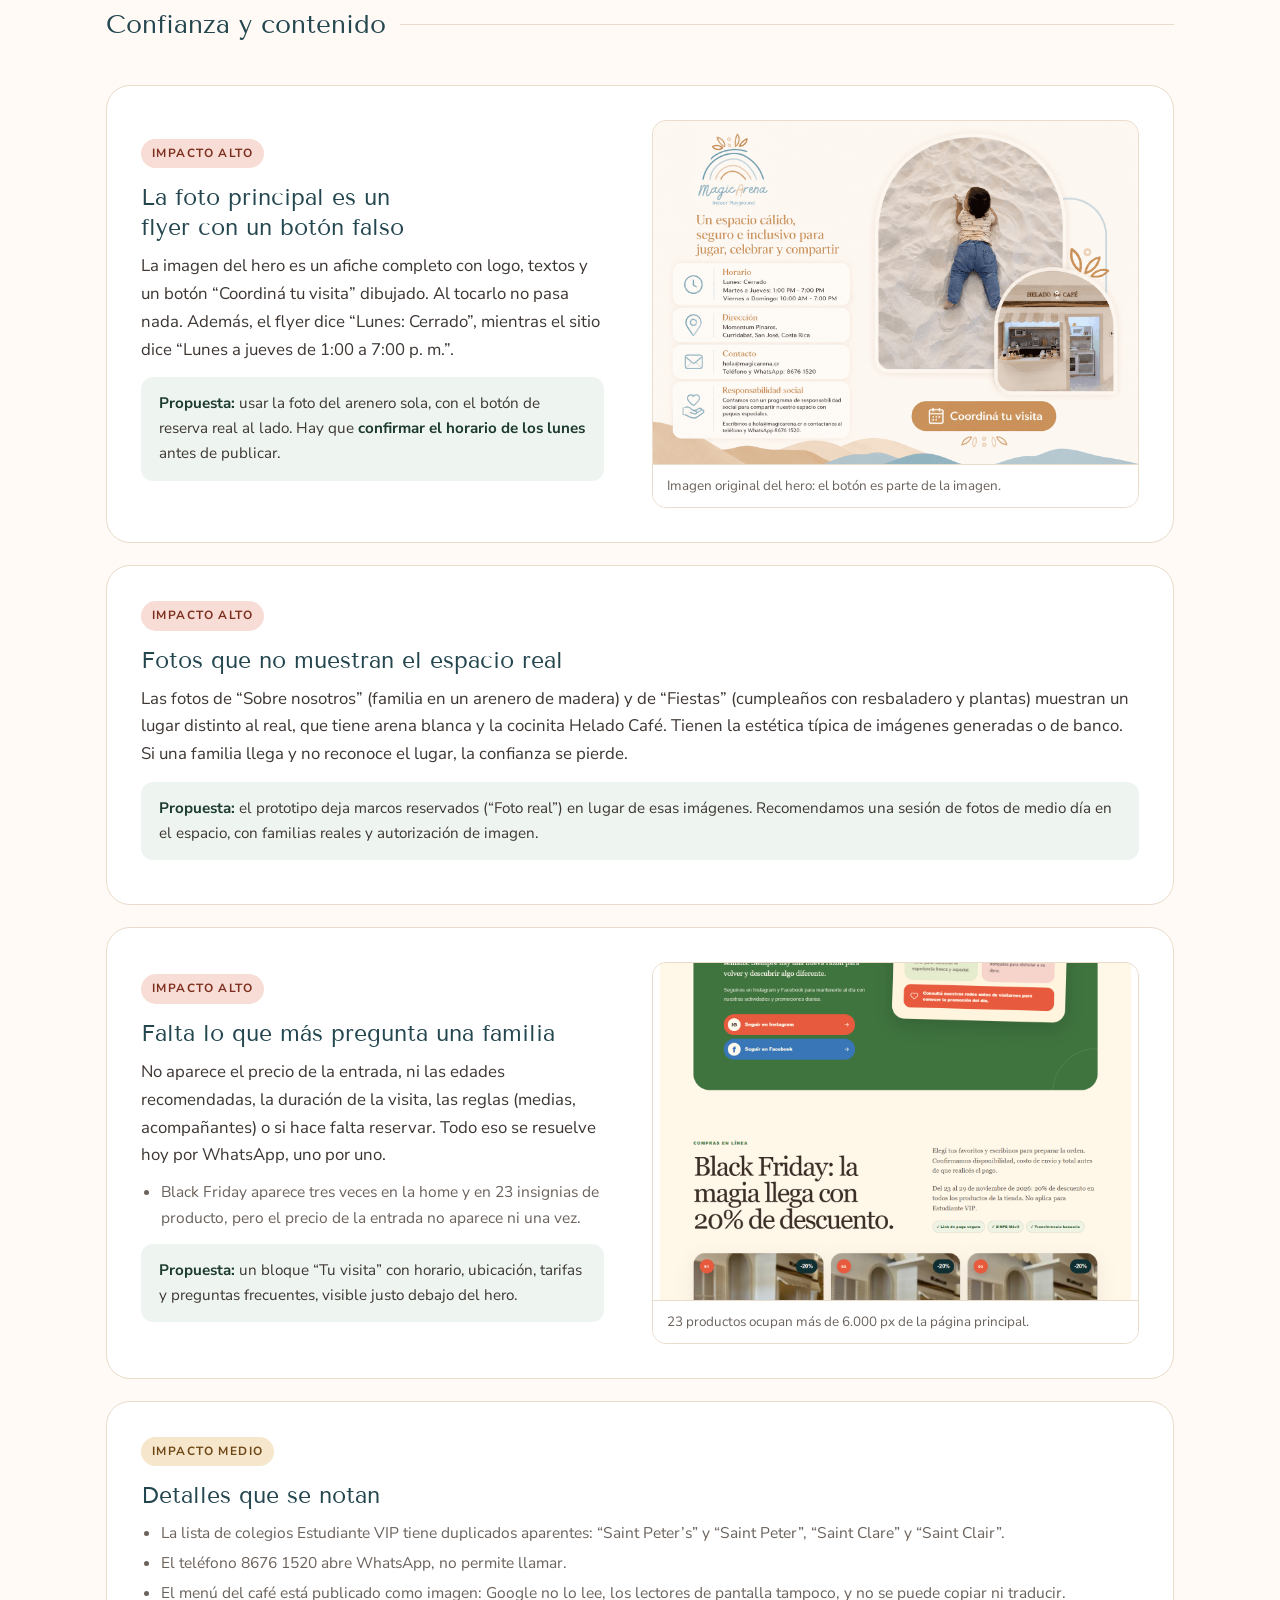
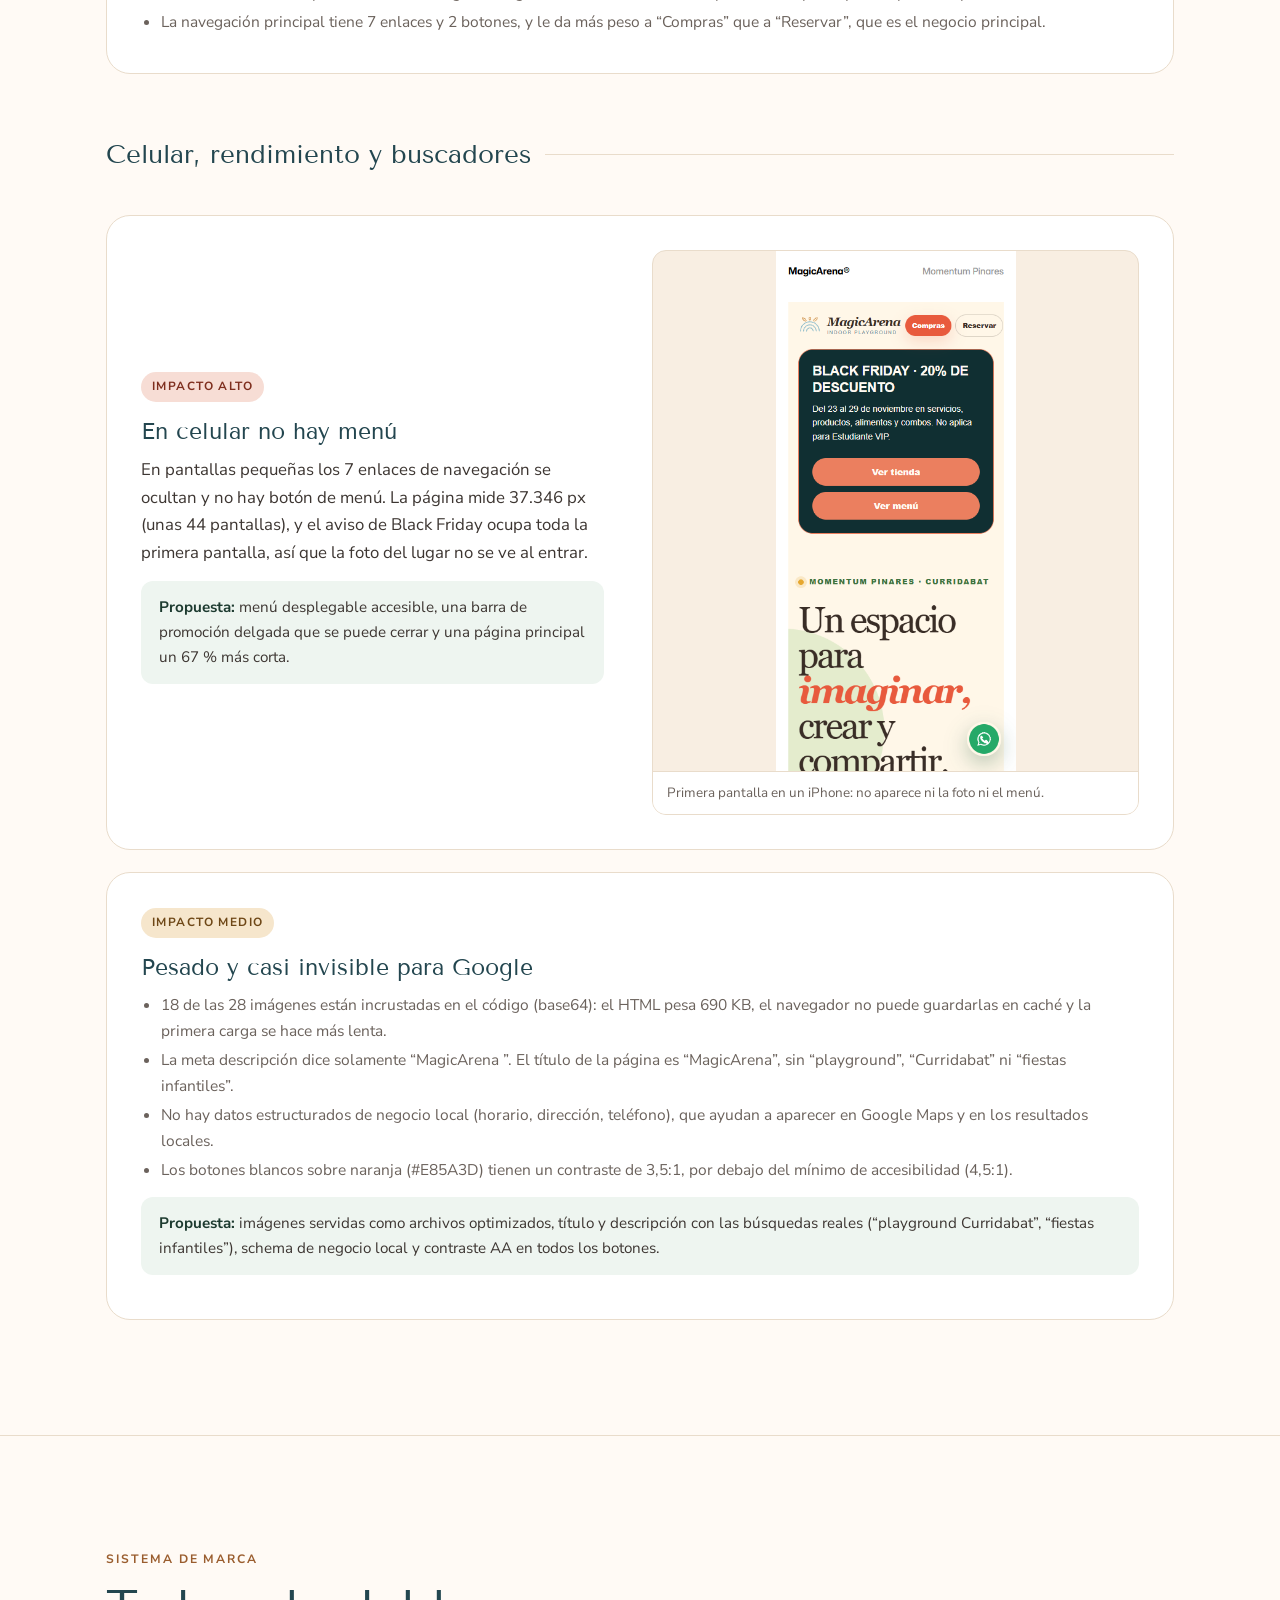
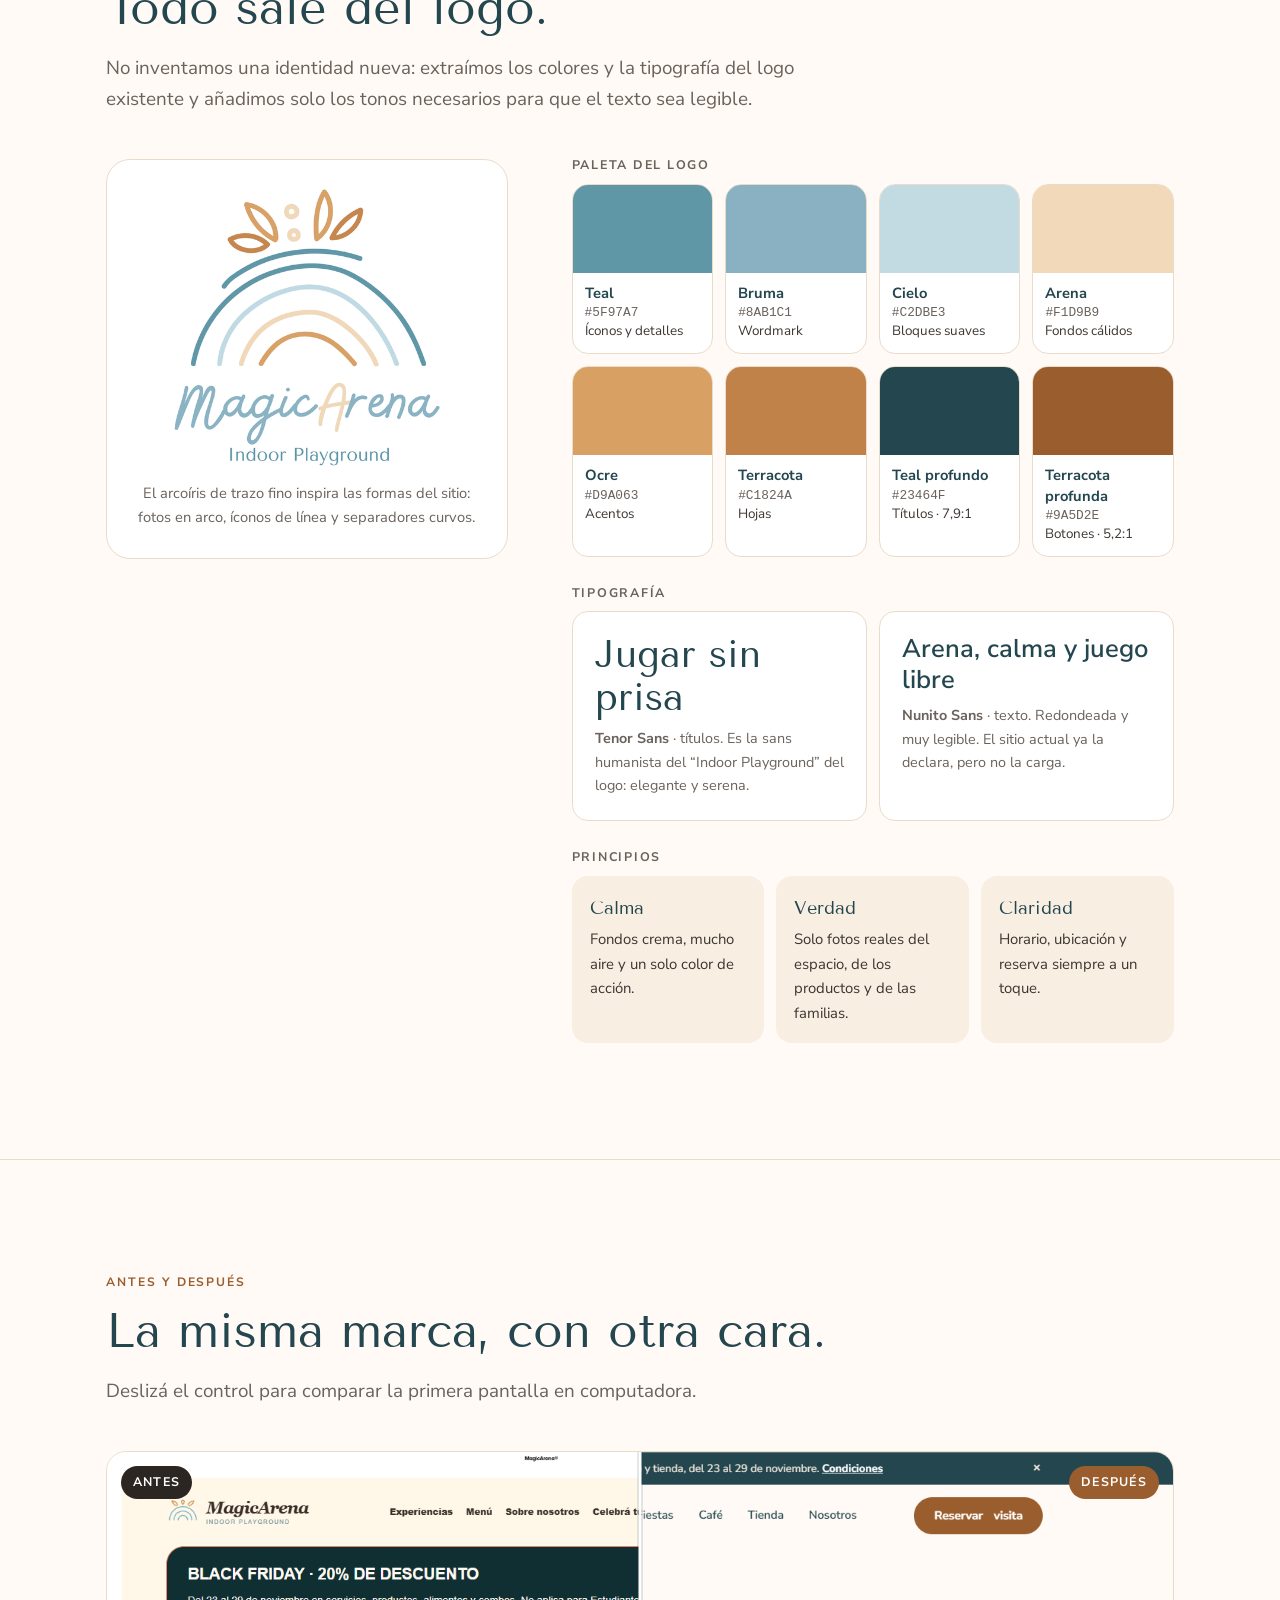
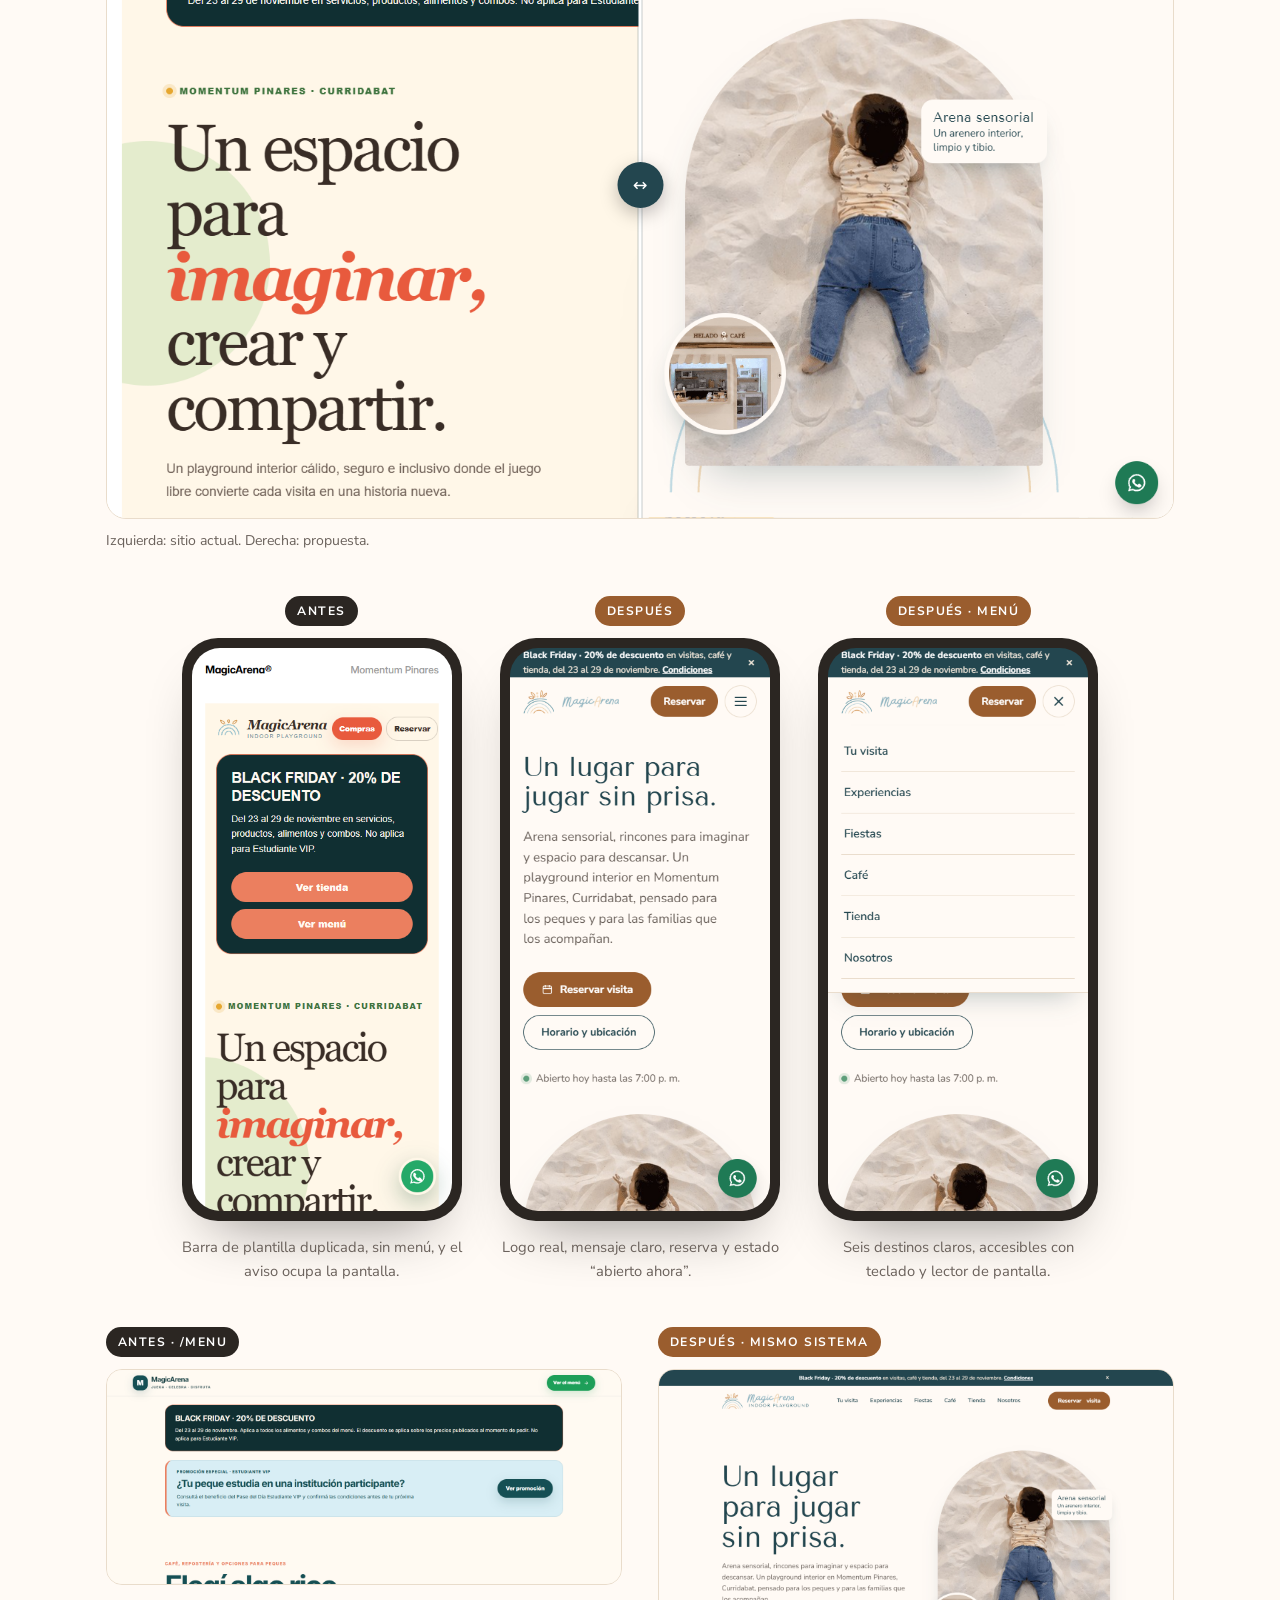
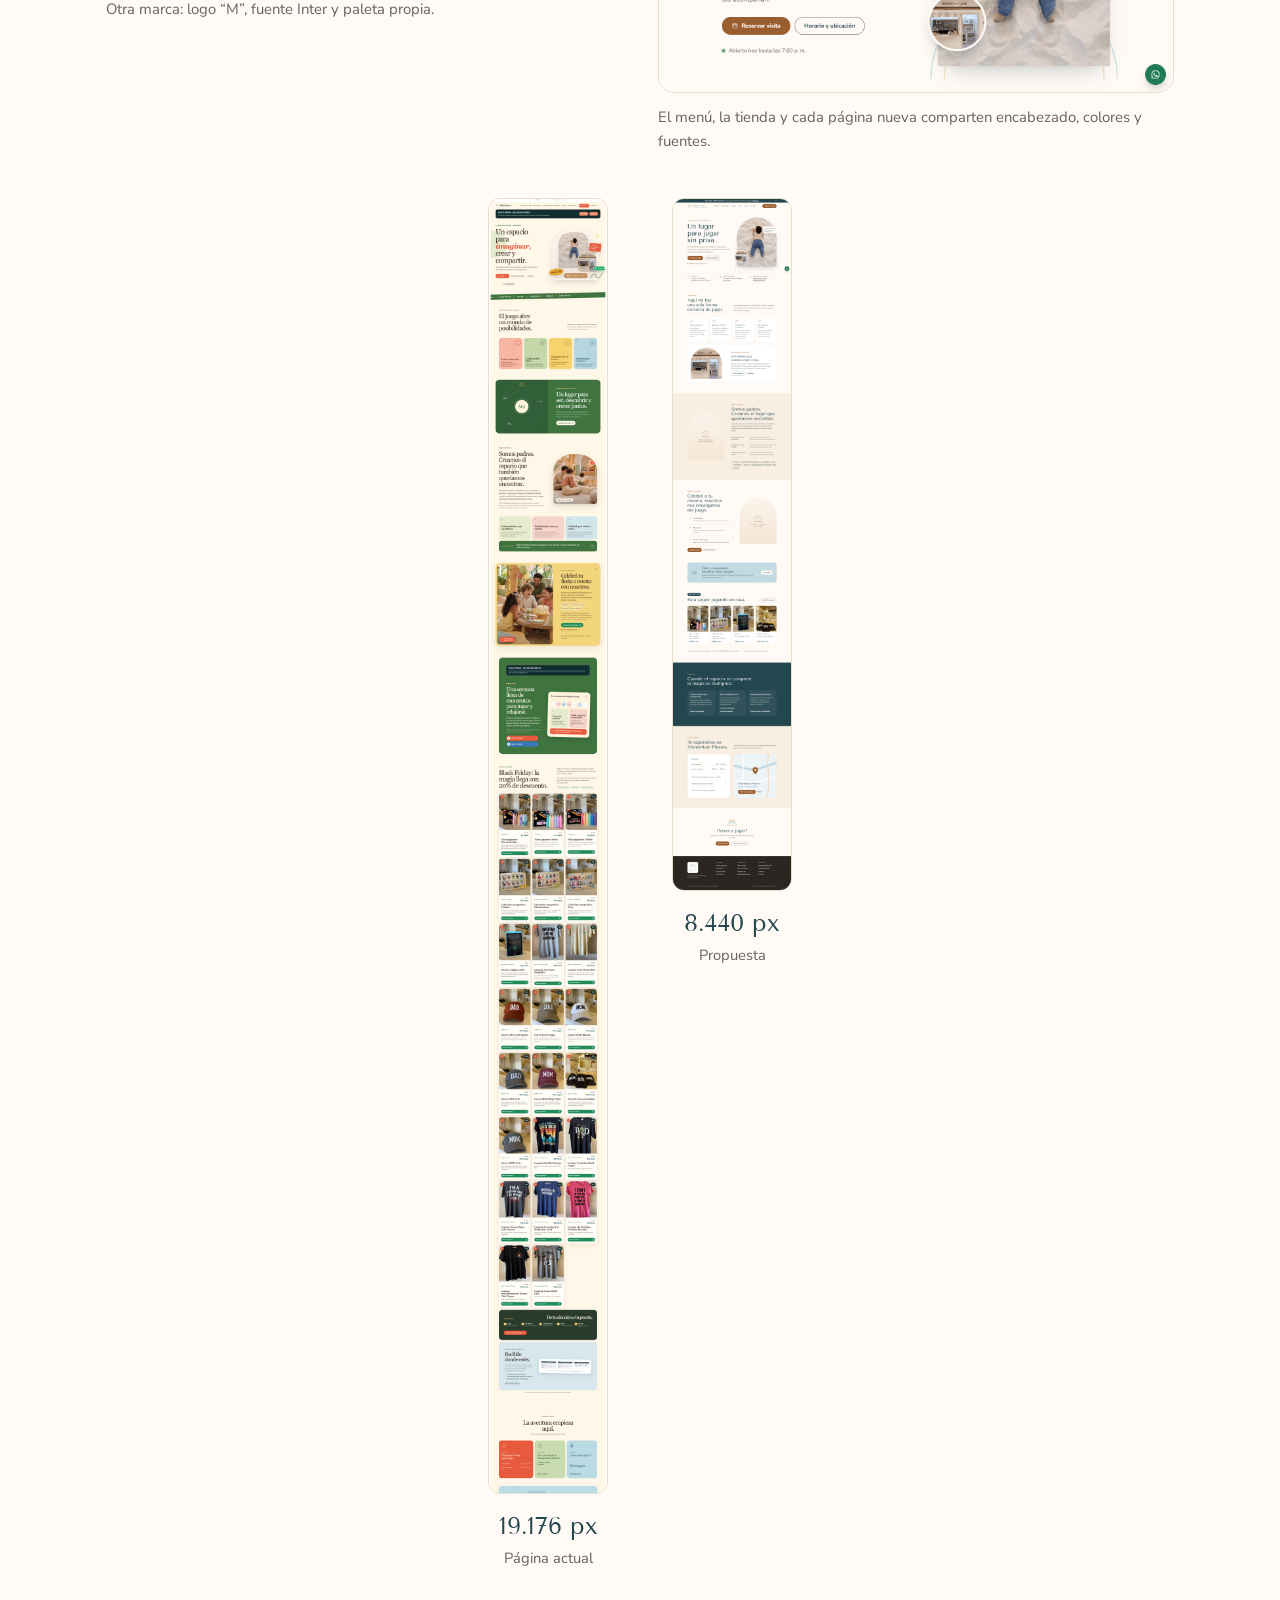
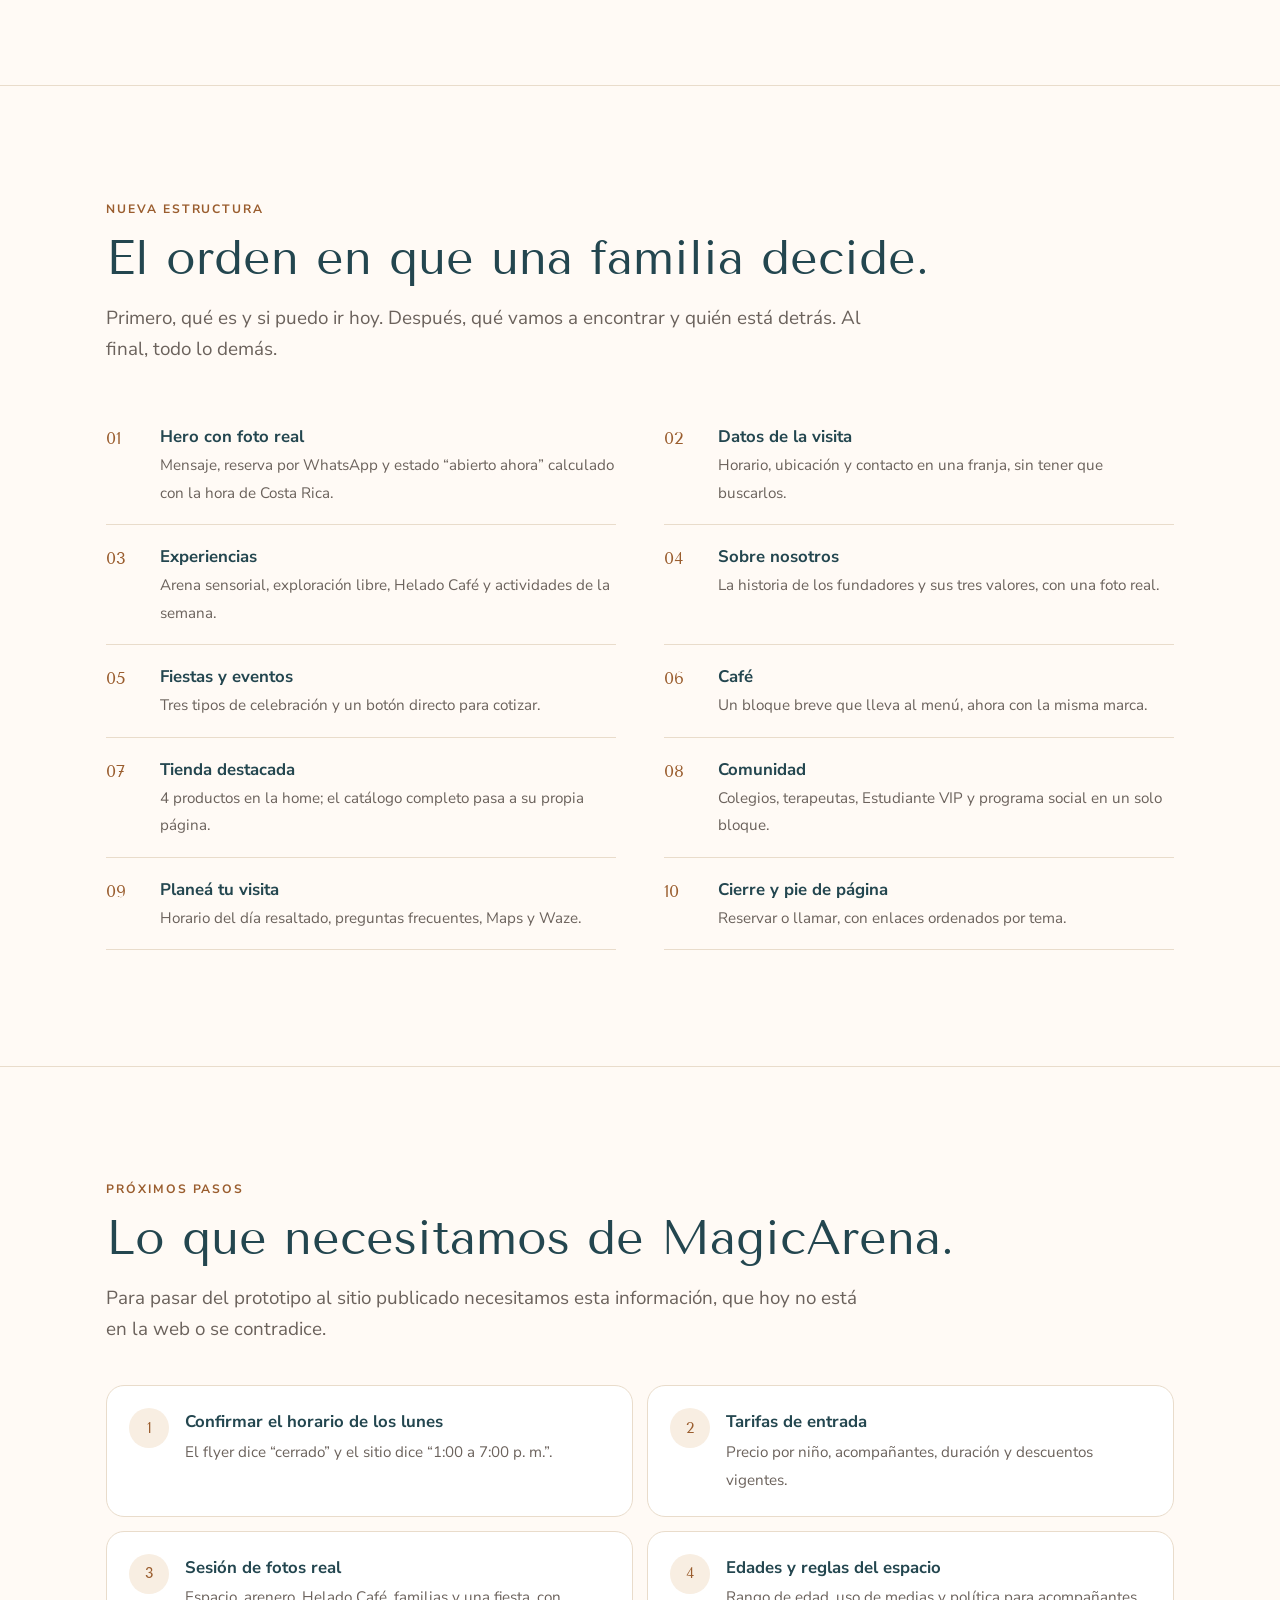
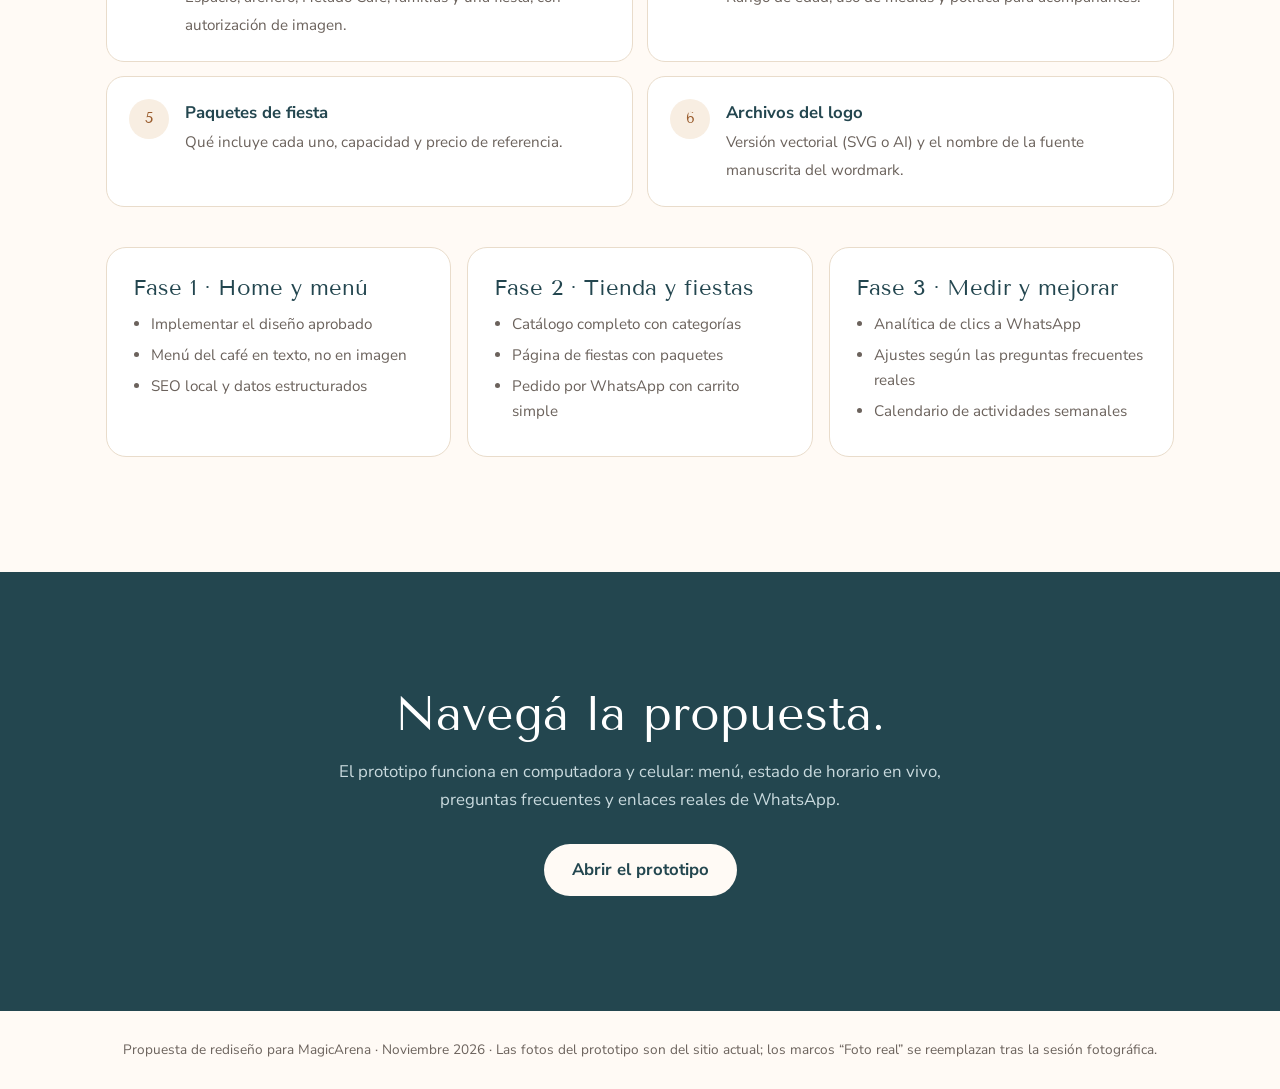
<file: propuesta/presentacion.html>
<!doctype html>
<html lang="es-CR">
<head>
<meta charset="utf-8">
<meta name="robots" content="noindex, nofollow">
<meta name="viewport" content="width=device-width, initial-scale=1">
<title>MagicArena · Propuesta de rediseño web</title>
<link rel="icon" href="sitio/img/logo-mark.png">
<link rel="preconnect" href="https://fonts.googleapis.com">
<link rel="preconnect" href="https://fonts.gstatic.com" crossorigin>
<link href="https://fonts.googleapis.com/css2?family=Nunito+Sans:opsz,wght@6..12,400;6..12,600;6..12,700&family=Tenor+Sans&display=swap" rel="stylesheet">
<style>
:root{
  --teal:#5F97A7;--mist:#8AB1C1;--sky:#C2DBE3;--sand:#F1D9B9;--ochre:#D9A063;--clay:#C1824A;
  --ink:#23464F;--text:#3D3632;--muted:#6B625C;--clay-deep:#9A5D2E;
  --cream:#FFFAF5;--linen:#F8EEE2;--line:#E9DCCB;--bad:#A8432F;--good:#2F6B4F;
  --display:"Tenor Sans","Optima",sans-serif;--body:"Nunito Sans",system-ui,sans-serif;
}
*,*::before,*::after{box-sizing:border-box}
html{scroll-behavior:smooth}
@media (prefers-reduced-motion:reduce){html{scroll-behavior:auto}}
body{margin:0;background:var(--cream);color:var(--text);font:400 1.05rem/1.65 var(--body);-webkit-font-smoothing:antialiased}
img{max-width:100%;display:block;height:auto}
h1,h2,h3{font-family:var(--display);font-weight:400;color:var(--ink);margin:0;text-wrap:balance}
h2{font-size:clamp(2rem,4vw,3rem);line-height:1.1;margin-bottom:18px}
h3{font-size:1.35rem;line-height:1.3}
p{margin:0;text-wrap:pretty}
a{color:var(--ink)}
:focus-visible{outline:3px solid var(--teal);outline-offset:3px}
.wrap{max-width:1180px;margin:0 auto;padding:0 clamp(20px,5vw,56px)}
.eyebrow{display:block;font:700 .76rem/1.2 var(--body);letter-spacing:.16em;text-transform:uppercase;color:var(--clay-deep);margin-bottom:16px}
.lede{font-size:1.18rem;color:var(--muted);max-width:40em}
section{padding:clamp(72px,9vw,120px) 0;border-top:1px solid var(--line)}
.num{font-variant-numeric:tabular-nums}

/* índice fijo */
.toc{position:sticky;top:0;z-index:20;background:rgba(255,250,245,.94);backdrop-filter:blur(8px);border-bottom:1px solid var(--line)}
.toc .wrap{display:flex;align-items:center;gap:22px;min-height:60px;overflow-x:auto;white-space:nowrap;scrollbar-width:none}
.toc img{width:40px}
.toc a{text-decoration:none;font-weight:600;font-size:.92rem;color:var(--ink);padding:6px 2px;border-bottom:2px solid transparent}
.toc a:hover{border-color:var(--ochre)}
.toc .cta{margin-left:auto;background:var(--clay-deep);color:#fff;padding:9px 18px;border-radius:999px;border:0}

/* portada */
.cover{padding:clamp(80px,12vw,150px) 0 clamp(70px,9vw,110px);border-top:0;position:relative;overflow:hidden}
.cover-grid{display:grid;grid-template-columns:1.2fr .8fr;gap:48px;align-items:center}
.cover h1{font-size:clamp(2.8rem,6.4vw,5.4rem);line-height:1.02;margin-bottom:26px}
.cover .logo{width:min(100%,360px);justify-self:center}
.meta{display:flex;gap:28px;flex-wrap:wrap;margin-top:34px;font-size:.92rem;color:var(--muted)}
.meta b{display:block;color:var(--ink);font-weight:700}

/* métricas */
.metrics{display:grid;grid-template-columns:repeat(4,1fr);gap:16px;margin-top:48px}
.metric{background:#fff;border:1px solid var(--line);border-radius:20px;padding:24px}
.metric .label{font-size:.82rem;color:var(--muted);font-weight:600;margin-bottom:10px;display:block}
.metric .vals{display:flex;align-items:baseline;gap:10px;flex-wrap:wrap;font-variant-numeric:tabular-nums}
.metric s{color:var(--bad);font-size:1.05rem;text-decoration-thickness:1.5px}
.metric b{font-family:var(--display);font-weight:400;font-size:2rem;color:var(--good);line-height:1}
.metric small{display:block;margin-top:8px;font-size:.85rem;color:var(--muted)}

/* bueno */
.good-grid{display:grid;grid-template-columns:repeat(3,1fr);gap:16px;margin-top:40px}
.good{padding:24px;border-radius:18px;background:#fff;border:1px solid var(--line)}
.good h3{font-size:1.15rem;margin-bottom:6px;display:flex;gap:10px;align-items:baseline}
.good h3::before{content:"";width:9px;height:9px;border-radius:50%;background:var(--good);flex:none;transform:translateY(-2px)}
.good p{color:var(--muted);font-size:.97rem}

/* hallazgos */
.issues{display:grid;gap:22px;margin-top:44px}
.issue{display:grid;grid-template-columns:1fr 1.05fr;gap:clamp(24px,4vw,48px);align-items:center;padding:clamp(22px,3vw,34px);background:#fff;border:1px solid var(--line);border-radius:24px}
.issue.text-only{grid-template-columns:1fr}
.issue figure{margin:0;border-radius:14px;overflow:hidden;border:1px solid var(--line);background:var(--linen)}
.issue figcaption{font-size:.84rem;color:var(--muted);padding:10px 14px;background:#fff;border-top:1px solid var(--line)}
.sev{display:inline-flex;gap:8px;align-items:center;font-size:.74rem;font-weight:700;letter-spacing:.12em;text-transform:uppercase;padding:5px 11px;border-radius:999px;margin-bottom:14px}
.sev.alta{background:#F7DDD5;color:#7E2E1E}
.sev.media{background:#F6E6CC;color:#6E4716}
.sev.baja{background:#E1ECEF;color:#24505B}
.issue h3{margin-bottom:10px;font-size:1.45rem}
.issue p{color:var(--text);margin-bottom:10px}
.issue ul{margin:8px 0 0;padding-left:20px;color:var(--muted);font-size:.97rem}
.issue li{margin-bottom:4px}
.fix{margin-top:14px;padding:14px 18px;background:#EEF5F0;border-radius:12px;font-size:.95rem;color:#24473A}
.fix b{color:#1D3B30}
.group-title{margin:64px 0 4px;font-family:var(--display);font-size:1.6rem;color:var(--ink);display:flex;align-items:center;gap:14px}
.group-title::after{content:"";flex:1;height:1px;background:var(--line)}
.group-title:first-of-type{margin-top:48px}

/* marca */
.brand-grid{display:grid;grid-template-columns:.8fr 1.2fr;gap:clamp(28px,5vw,64px);margin-top:44px;align-items:start}
.logo-card{background:#fff;border:1px solid var(--line);border-radius:24px;padding:28px;text-align:center}
.logo-card img{margin:0 auto 14px;width:78%}
.logo-card p{font-size:.92rem;color:var(--muted)}
.swatches{display:grid;grid-template-columns:repeat(4,1fr);gap:12px}
.sw{border-radius:16px;overflow:hidden;border:1px solid var(--line);background:#fff}
.sw i{display:block;height:88px}
.sw div{padding:10px 12px 12px;font-size:.84rem;line-height:1.4}
.sw b{display:block;color:var(--ink);font-size:.92rem}
.sw code{font-size:.8rem;color:var(--muted)}
.sub{font:700 .78rem/1 var(--body);letter-spacing:.14em;text-transform:uppercase;color:var(--muted);margin:30px 0 12px}
.sub:first-child{margin-top:0}
.type{display:grid;grid-template-columns:1fr 1fr;gap:12px}
.type > div{background:#fff;border:1px solid var(--line);border-radius:16px;padding:22px}
.type .sample-d{font-family:var(--display);font-size:2.4rem;line-height:1.1;color:var(--ink);margin-bottom:8px}
.type .sample-b{font-family:var(--body);font-size:1.6rem;line-height:1.2;color:var(--ink);font-weight:600;margin-bottom:8px}
.type p{font-size:.9rem;color:var(--muted)}
.principles{display:grid;grid-template-columns:repeat(3,1fr);gap:12px}
.principles div{background:var(--linen);border-radius:16px;padding:18px;font-size:.93rem}
.principles b{display:block;font-family:var(--display);font-weight:400;font-size:1.12rem;color:var(--ink);margin-bottom:4px}

/* comparativas */
.compare{margin-top:44px}
.slider{position:relative;border-radius:20px;overflow:hidden;border:1px solid var(--line);background:#fff;aspect-ratio:1440/900;user-select:none;touch-action:pan-y}
.slider img{position:absolute;inset:0;width:100%;height:100%;object-fit:cover;object-position:top}
.slider .after{clip-path:inset(0 0 0 var(--pos,50%))}
.slider .handle{position:absolute;top:0;bottom:0;left:var(--pos,50%);width:3px;background:#fff;box-shadow:0 0 0 1px rgba(35,70,79,.25);transform:translateX(-50%);pointer-events:none}
.slider .handle::after{content:"↔";position:absolute;top:50%;left:50%;transform:translate(-50%,-50%);width:46px;height:46px;border-radius:50%;background:var(--ink);color:#fff;display:grid;place-items:center;font-size:1.1rem;box-shadow:0 6px 18px rgba(0,0,0,.25)}
.slider input{position:absolute;inset:0;width:100%;height:100%;opacity:0;cursor:ew-resize;margin:0}
.slider .tagb,.slider .taga{position:absolute;top:14px;padding:6px 12px;border-radius:999px;font-size:.78rem;font-weight:700;letter-spacing:.1em;text-transform:uppercase;pointer-events:none}
.slider .tagb{left:14px;background:#2B2622;color:#fff}
.slider .taga{right:14px;background:var(--clay-deep);color:#fff}
.hint{font-size:.88rem;color:var(--muted);margin-top:10px}
.pair{display:grid;grid-template-columns:1fr 1fr;gap:clamp(18px,3vw,36px);margin-top:44px}
.pair figure{margin:0}
.pair .label{display:inline-block;font-size:.76rem;font-weight:700;letter-spacing:.12em;text-transform:uppercase;padding:5px 12px;border-radius:999px;margin-bottom:12px}
.label.b{background:#2B2622;color:#fff}.label.a{background:var(--clay-deep);color:#fff}
.pair img{border-radius:16px;border:1px solid var(--line);background:#fff}
.pair figcaption{margin-top:12px;font-size:.93rem;color:var(--muted)}
.phones{display:flex;gap:clamp(16px,3vw,40px);justify-content:center;margin-top:44px;flex-wrap:wrap}
.phone{width:280px;text-align:center}
.phone .frame{border-radius:36px;padding:10px;background:#2B2622;box-shadow:0 30px 60px -30px rgba(0,0,0,.45)}
.phone img{border-radius:28px;width:100%}
.phone p{margin-top:14px;font-size:.92rem;color:var(--muted)}
.lengths{display:flex;gap:clamp(24px,5vw,72px);justify-content:center;align-items:flex-start;margin-top:44px}
.lengths figure{margin:0;text-align:center}
.lengths .bar{width:120px;border-radius:12px;overflow:hidden;border:1px solid var(--line);margin:0 auto}
.lengths figcaption{margin-top:12px;font-size:.92rem;color:var(--muted)}
.lengths figcaption b{display:block;font-family:var(--display);font-weight:400;font-size:1.5rem;color:var(--ink)}

/* arquitectura */
.arch-list{counter-reset:s;list-style:none;padding:0;margin:40px 0 0;display:grid;grid-template-columns:1fr 1fr;gap:0 48px}
.arch-list li{counter-increment:s;display:grid;grid-template-columns:44px 1fr;gap:10px;padding:18px 0;border-bottom:1px solid var(--line)}
.arch-list li::before{content:counter(s,decimal-leading-zero);font-family:var(--display);color:var(--clay-deep);font-size:1.05rem;padding-top:2px}
.arch-list b{display:block;color:var(--ink);font-weight:700}
.arch-list span{color:var(--muted);font-size:.95rem}

/* necesidades */
.needs{display:grid;grid-template-columns:repeat(2,1fr);gap:14px;margin-top:40px}
.need{display:flex;gap:16px;padding:22px;background:#fff;border:1px solid var(--line);border-radius:18px}
.need .ic{width:40px;height:40px;border-radius:50%;background:var(--linen);display:grid;place-items:center;flex:none;font-family:var(--display);color:var(--clay-deep)}
.need b{display:block;color:var(--ink);margin-bottom:2px}
.need span{color:var(--muted);font-size:.95rem}

/* fases */
.phases{display:grid;grid-template-columns:repeat(3,1fr);gap:16px;margin-top:40px}
.phase{padding:26px;border-radius:20px;background:#fff;border:1px solid var(--line)}
.phase h3{margin-bottom:10px}
.phase ul{margin:0;padding-left:18px;color:var(--muted);font-size:.95rem}
.phase li{margin-bottom:6px}

.closing{background:var(--ink);color:#DCE8EB;text-align:center;border-top:0}
.closing h2{color:#fff}
.closing p{max-width:36em;margin:0 auto 30px;color:#C9DADE}
.btn{display:inline-flex;align-items:center;gap:10px;min-height:52px;padding:0 28px;border-radius:999px;background:var(--cream);color:var(--ink);font-weight:700;text-decoration:none;transition:background-color .2s ease}
.btn:hover{background:#fff}
footer{padding:28px 0;font-size:.85rem;color:var(--muted);text-align:center}

@media (max-width:900px){
  .cover-grid,.brand-grid,.issue,.pair,.arch-list,.needs,.phases{grid-template-columns:1fr}
  .metrics,.good-grid{grid-template-columns:1fr 1fr}
  .swatches{grid-template-columns:repeat(2,1fr)}
  .type,.principles{grid-template-columns:1fr}
  .cover .logo{width:220px;justify-self:start;order:-1}
}
@media (max-width:560px){.metrics,.good-grid{grid-template-columns:1fr}.lengths .bar{width:90px}}
@media print{.toc{display:none}section{break-inside:avoid-page}}
</style>
</head>
<body>

<nav class="toc" aria-label="Secciones de la propuesta">
  <div class="wrap">
    <img src="sitio/img/logo-mark.png" alt="" width="304" height="229">
    <a href="#resumen">Resumen</a>
    <a href="#bueno">Lo que funciona</a>
    <a href="#malo">Lo que hay que corregir</a>
    <a href="#marca">Sistema de marca</a>
    <a href="#antes-despues">Antes y después</a>
    <a href="#siguientes">Próximos pasos</a>
    <a class="cta" href="sitio/index.html">Ver prototipo</a>
  </div>
</nav>

<main>
  <!-- PORTADA -->
  <section class="cover" aria-labelledby="cover-title">
    <div class="wrap cover-grid">
      <div>
        <h1 id="cover-title">Una web a la altura del lugar.</h1>
        <p class="lede">Auditoría del sitio actual y propuesta visual construida con la identidad real de MagicArena: su logo, su paleta y su tipografía.</p>
        <div class="meta">
          <div><b>Sitio</b>magicarena.cr</div>
          <div><b>Fecha</b>Noviembre 2026</div>
          <div><b>Alcance</b>Página principal y menú</div>
          <div><b>Entregables</b>Auditoría, sistema de marca y prototipo navegable</div>
        </div>
      </div>
      <img class="logo" src="sitio/img/logo.png" alt="Logo de MagicArena Indoor Playground" width="452" height="470">
    </div>
  </section>

  <!-- RESUMEN -->
  <section id="resumen" aria-labelledby="sum-title">
    <div class="wrap">
      <span class="eyebrow">Resumen</span>
      <h2 id="sum-title">El contenido es bueno. La forma no le hace justicia.</h2>
      <p class="lede">MagicArena tiene un logo cuidado, una historia auténtica y un espacio real precioso. El sitio actual no usa nada de eso: la paleta, las fuentes y varias fotos no corresponden a la marca. En celular no hay menú y la página principal mide más de 37.000&nbsp;px de alto. La propuesta conserva todo el contenido valioso, lo ordena según lo que una familia necesita para decidir su visita y lo presenta con la identidad propia de la marca.</p>
      <div class="metrics">
        <div class="metric"><span class="label">Largo de la página en celular</span><div class="vals"><s class="num">37.346&nbsp;px</s><b class="num">12.326</b></div><small>67&nbsp;% menos scroll</small></div>
        <div class="metric"><span class="label">Peso del HTML inicial</span><div class="vals"><s class="num">690&nbsp;KB</s><b class="num">48&nbsp;KB</b></div><small>Las fotos dejan de ir incrustadas en el código</small></div>
        <div class="metric"><span class="label">Enlaces de navegación en celular</span><div class="vals"><s class="num">0</s><b class="num">6</b></div><small>Menú desplegable accesible</small></div>
        <div class="metric"><span class="label">Fuentes de marca que cargan</span><div class="vals"><s class="num">0</s><b class="num">2</b></div><small>Tenor Sans y Nunito Sans</small></div>
      </div>
    </div>
  </section>

  <!-- BUENO -->
  <section id="bueno" aria-labelledby="good-title">
    <div class="wrap">
      <span class="eyebrow">Lo que funciona</span>
      <h2 id="good-title">Lo que conservamos.</h2>
      <p class="lede">Hay una base sólida. El rediseño parte de estas fortalezas en lugar de reemplazarlas.</p>
      <div class="good-grid">
        <div class="good"><h3>Un logo con carácter</h3><p>Arcoíris de trazo fino, hojas y una paleta terrosa coherente. Transmite calma y calidez, justo lo que promete el espacio.</p></div>
        <div class="good"><h3>Una historia auténtica</h3><p>“Somos padres. Creamos el espacio que también queríamos encontrar.” Es el mensaje más poderoso del sitio y diferencia a MagicArena.</p></div>
        <div class="good"><h3>Voz local y cercana</h3><p>El voseo y el trato cálido conectan con familias costarricenses. Lo mantenemos en todo el texto.</p></div>
        <div class="good"><h3>WhatsApp con mensaje listo</h3><p>Cada botón abre WhatsApp con un mensaje precargado según el producto o servicio. Funciona muy bien en Costa Rica.</p></div>
        <div class="good"><h3>Información útil</h3><p>Horario, ubicación, envíos con Correos, formas de pago, beneficios para colegios y programa social: todo existe, solo hay que ordenarlo.</p></div>
        <div class="good"><h3>Fotos reales de producto</h3><p>Los productos de la tienda tienen fotos propias, precio y descuento. Se nota que son reales y eso genera confianza.</p></div>
      </div>
    </div>
  </section>

  <!-- MALO -->
  <section id="malo" aria-labelledby="bad-title">
    <div class="wrap">
      <span class="eyebrow">Lo que hay que corregir</span>
      <h2 id="bad-title">Lo que hoy le resta a la marca.</h2>
      <p class="lede">Ordenado por impacto en la decisión de una familia: confiar, entender y reservar.</p>

      <h3 class="group-title">Identidad de marca</h3>
      <div class="issues">
        <article class="issue">
          <div>
            <span class="sev alta">Impacto alto</span>
            <h3>El sitio no usa los colores del logo</h3>
            <p>El logo es teal empolvado, celeste, arena y ocre. El sitio usa rojo-naranja, dos verdes, amarillo, rosado y un teal casi negro. Cada sección tiene un color de fondo distinto, y el resultado se parece más a una plantilla genérica que a MagicArena.</p>
            <ul><li>Colores más usados en el sitio: <span class="num">#E85A3D</span>, <span class="num">#3F743F</span>, <span class="num">#218C59</span>, <span class="num">#102F32</span>. Ninguno aparece en el logo.</li></ul>
            <p class="fix"><b>Propuesta:</b> una paleta de 6 colores tomada directamente del logo, con fondos crema y lino y un solo color de acción (terracota) para los botones.</p>
          </div>
          <figure><img src="capturas/antes-tarjetas-colores.png" alt="Sección de experiencias del sitio actual con tarjetas en salmón, verde, amarillo y celeste" loading="lazy"><figcaption>Sitio actual: cuatro colores en cuatro tarjetas consecutivas.</figcaption></figure>
        </article>

        <article class="issue">
          <div>
            <span class="sev alta">Impacto alto</span>
            <h3>Las fuentes de la marca nunca cargan</h3>
            <p>Los títulos usan Georgia, una fuente del sistema. El texto declara Nunito Sans, pero la fuente no se carga y cada equipo la reemplaza por Avenir o Arial. La frase “Pequeñas manos. Grandes historias.” está escrita en Comic Sans.</p>
            <ul><li>Fuentes cargadas realmente: solo Inter (la del editor Framer), que además no se usa en el contenido.</li></ul>
            <p class="fix"><b>Propuesta:</b> Tenor Sans (la sans humanista del “Indoor Playground” del logo) para títulos y Nunito Sans para el texto, ambas cargadas correctamente.</p>
          </div>
          <figure><img src="capturas/antes-secciones-colores.png" alt="Sección del sitio actual con título en Georgia y un diagrama decorativo de órbitas con las letras MA" loading="lazy"><figcaption>Títulos en Georgia y un adorno de órbitas con “MA” que no forma parte de la marca.</figcaption></figure>
        </article>

        <article class="issue">
          <div>
            <span class="sev alta">Impacto alto</span>
            <h3>Dos identidades distintas en el mismo sitio</h3>
            <p>La página del menú tiene otro logo (una “M” en un cuadrado), otro eslogan (“Juega · celebra · disfruta”), otra tipografía y otros colores. Para el visitante parece otro negocio.</p>
            <p class="fix"><b>Propuesta:</b> un solo sistema visual para todas las páginas, con el mismo encabezado, la misma paleta y las mismas fuentes.</p>
          </div>
          <figure><img src="capturas/antes-menu.png" alt="Página de menú del sitio actual con un logo M cuadrado distinto al de la home" loading="lazy"><figcaption>/menu: otro logo, otra fuente y otra paleta.</figcaption></figure>
        </article>

        <article class="issue">
          <div>
            <span class="sev media">Impacto medio</span>
            <h3>Señales de “hecho con IA y sin revisar”</h3>
            <p>El sitio acumula adornos que no comunican nada: una cinta animada con “JUGAR ✦ IMAGINAR ✦ CREAR”, stickers girados, la órbita con “MA”, tarjetas numeradas 01–04, símbolos como ◌ ✦ ↗ ☆ usados como íconos y frases genéricas como “El juego abre un mundo de posibilidades”.</p>
            <ul>
              <li>Sobre la cabecera aparece una barra de la plantilla de Framer (“MagicArena® · Momentum Pinares”) y todo el sitio está dentro de un marco blanco.</li>
              <li>La consola del navegador registra un error de React (#422) que, según Framer, puede causar parpadeos.</li>
            </ul>
            <p class="fix"><b>Propuesta:</b> eliminar la decoración que no aporta, escribir textos específicos del lugar (arena, Helado Café, calma) e íconos de trazo fino derivados del logo.</p>
          </div>
          <figure><img src="capturas/antes-mobile-hero.png" alt="Vista móvil del sitio actual con una barra duplicada de la plantilla sobre la cabecera" loading="lazy" style="max-height:520px;width:auto;margin:0 auto"><figcaption>Celular: barra sobrante de la plantilla arriba de la cabecera real.</figcaption></figure>
        </article>
      </div>

      <h3 class="group-title">Confianza y contenido</h3>
      <div class="issues">
        <article class="issue">
          <div>
            <span class="sev alta">Impacto alto</span>
            <h3>La foto principal es un flyer con un botón falso</h3>
            <p>La imagen del hero es un afiche completo con logo, textos y un botón “Coordiná tu visita” dibujado. Al tocarlo no pasa nada. Además, el flyer dice “Lunes: Cerrado”, mientras el sitio dice “Lunes a jueves de 1:00 a 7:00 p.&nbsp;m.”.</p>
            <p class="fix"><b>Propuesta:</b> usar la foto del arenero sola, con el botón de reserva real al lado. Hay que <b>confirmar el horario de los lunes</b> antes de publicar.</p>
          </div>
          <figure><img src="capturas/antes-flyer-hero.png" alt="Flyer usado como imagen principal, con textos y un botón dibujado" loading="lazy"><figcaption>Imagen original del hero: el botón es parte de la imagen.</figcaption></figure>
        </article>

        <article class="issue text-only">
          <div>
            <span class="sev alta">Impacto alto</span>
            <h3>Fotos que no muestran el espacio real</h3>
            <p>Las fotos de “Sobre nosotros” (familia en un arenero de madera) y de “Fiestas” (cumpleaños con resbaladero y plantas) muestran un lugar distinto al real, que tiene arena blanca y la cocinita Helado Café. Tienen la estética típica de imágenes generadas o de banco. Si una familia llega y no reconoce el lugar, la confianza se pierde.</p>
            <p class="fix"><b>Propuesta:</b> el prototipo deja marcos reservados (“Foto real”) en lugar de esas imágenes. Recomendamos una sesión de fotos de medio día en el espacio, con familias reales y autorización de imagen.</p>
          </div>
        </article>

        <article class="issue">
          <div>
            <span class="sev alta">Impacto alto</span>
            <h3>Falta lo que más pregunta una familia</h3>
            <p>No aparece el precio de la entrada, ni las edades recomendadas, la duración de la visita, las reglas (medias, acompañantes) o si hace falta reservar. Todo eso se resuelve hoy por WhatsApp, uno por uno.</p>
            <ul><li>Black Friday aparece tres veces en la home y en 23 insignias de producto, pero el precio de la entrada no aparece ni una vez.</li></ul>
            <p class="fix"><b>Propuesta:</b> un bloque “Tu visita” con horario, ubicación, tarifas y preguntas frecuentes, visible justo debajo del hero.</p>
          </div>
          <figure><img src="capturas/antes-tienda.png" alt="Grilla de productos del sitio actual con insignias de descuento" loading="lazy"><figcaption>23 productos ocupan más de 6.000&nbsp;px de la página principal.</figcaption></figure>
        </article>

        <article class="issue text-only">
          <div>
            <span class="sev media">Impacto medio</span>
            <h3>Detalles que se notan</h3>
            <ul>
              <li>La lista de colegios Estudiante VIP tiene duplicados aparentes: “Saint Peter’s” y “Saint Peter”, “Saint Clare” y “Saint Clair”.</li>
              <li>El teléfono 8676 1520 abre WhatsApp, no permite llamar.</li>
              <li>El menú del café está publicado como imagen: Google no lo lee, los lectores de pantalla tampoco, y no se puede copiar ni traducir.</li>
              <li>La navegación principal tiene 7 enlaces y 2 botones, y le da más peso a “Compras” que a “Reservar”, que es el negocio principal.</li>
            </ul>
          </div>
        </article>
      </div>

      <h3 class="group-title">Celular, rendimiento y buscadores</h3>
      <div class="issues">
        <article class="issue">
          <div>
            <span class="sev alta">Impacto alto</span>
            <h3>En celular no hay menú</h3>
            <p>En pantallas pequeñas los 7 enlaces de navegación se ocultan y no hay botón de menú. La página mide 37.346&nbsp;px (unas 44 pantallas), y el aviso de Black Friday ocupa toda la primera pantalla, así que la foto del lugar no se ve al entrar.</p>
            <p class="fix"><b>Propuesta:</b> menú desplegable accesible, una barra de promoción delgada que se puede cerrar y una página principal un 67&nbsp;% más corta.</p>
          </div>
          <figure><img src="capturas/antes-mobile-hero.png" alt="Primera pantalla del sitio actual en celular, ocupada por el aviso de Black Friday" loading="lazy" style="max-height:520px;width:auto;margin:0 auto"><figcaption>Primera pantalla en un iPhone: no aparece ni la foto ni el menú.</figcaption></figure>
        </article>

        <article class="issue text-only">
          <div>
            <span class="sev media">Impacto medio</span>
            <h3>Pesado y casi invisible para Google</h3>
            <ul>
              <li>18 de las 28 imágenes están incrustadas en el código (base64): el HTML pesa 690&nbsp;KB, el navegador no puede guardarlas en caché y la primera carga se hace más lenta.</li>
              <li>La meta descripción dice solamente “MagicArena ”. El título de la página es “MagicArena”, sin “playground”, “Curridabat” ni “fiestas infantiles”.</li>
              <li>No hay datos estructurados de negocio local (horario, dirección, teléfono), que ayudan a aparecer en Google Maps y en los resultados locales.</li>
              <li>Los botones blancos sobre naranja (<span class="num">#E85A3D</span>) tienen un contraste de 3,5:1, por debajo del mínimo de accesibilidad (4,5:1).</li>
            </ul>
            <p class="fix"><b>Propuesta:</b> imágenes servidas como archivos optimizados, título y descripción con las búsquedas reales (“playground Curridabat”, “fiestas infantiles”), schema de negocio local y contraste AA en todos los botones.</p>
          </div>
        </article>
      </div>
    </div>
  </section>

  <!-- MARCA -->
  <section id="marca" aria-labelledby="brand-title">
    <div class="wrap">
      <span class="eyebrow">Sistema de marca</span>
      <h2 id="brand-title">Todo sale del logo.</h2>
      <p class="lede">No inventamos una identidad nueva: extraímos los colores y la tipografía del logo existente y añadimos solo los tonos necesarios para que el texto sea legible.</p>
      <div class="brand-grid">
        <div class="logo-card">
          <img src="sitio/img/logo.png" alt="Logo de MagicArena" width="452" height="470">
          <p>El arcoíris de trazo fino inspira las formas del sitio: fotos en arco, íconos de línea y separadores curvos.</p>
        </div>
        <div>
          <p class="sub">Paleta del logo</p>
          <div class="swatches">
            <div class="sw"><i style="background:#5F97A7"></i><div><b>Teal</b><code>#5F97A7</code><br>Íconos y detalles</div></div>
            <div class="sw"><i style="background:#8AB1C1"></i><div><b>Bruma</b><code>#8AB1C1</code><br>Wordmark</div></div>
            <div class="sw"><i style="background:#C2DBE3"></i><div><b>Cielo</b><code>#C2DBE3</code><br>Bloques suaves</div></div>
            <div class="sw"><i style="background:#F1D9B9"></i><div><b>Arena</b><code>#F1D9B9</code><br>Fondos cálidos</div></div>
            <div class="sw"><i style="background:#D9A063"></i><div><b>Ocre</b><code>#D9A063</code><br>Acentos</div></div>
            <div class="sw"><i style="background:#C1824A"></i><div><b>Terracota</b><code>#C1824A</code><br>Hojas</div></div>
            <div class="sw"><i style="background:#23464F"></i><div><b>Teal profundo</b><code>#23464F</code><br>Títulos · 7,9:1</div></div>
            <div class="sw"><i style="background:#9A5D2E"></i><div><b>Terracota profunda</b><code>#9A5D2E</code><br>Botones · 5,2:1</div></div>
          </div>
          <p class="sub">Tipografía</p>
          <div class="type">
            <div><div class="sample-d">Jugar sin prisa</div><p><b>Tenor Sans</b> · títulos. Es la sans humanista del “Indoor Playground” del logo: elegante y serena.</p></div>
            <div><div class="sample-b">Arena, calma y juego libre</div><p><b>Nunito Sans</b> · texto. Redondeada y muy legible. El sitio actual ya la declara, pero no la carga.</p></div>
          </div>
          <p class="sub">Principios</p>
          <div class="principles">
            <div><b>Calma</b>Fondos crema, mucho aire y un solo color de acción.</div>
            <div><b>Verdad</b>Solo fotos reales del espacio, de los productos y de las familias.</div>
            <div><b>Claridad</b>Horario, ubicación y reserva siempre a un toque.</div>
          </div>
        </div>
      </div>
    </div>
  </section>

  <!-- ANTES / DESPUÉS -->
  <section id="antes-despues" aria-labelledby="ba-title">
    <div class="wrap">
      <span class="eyebrow">Antes y después</span>
      <h2 id="ba-title">La misma marca, con otra cara.</h2>
      <p class="lede">Deslizá el control para comparar la primera pantalla en computadora.</p>

      <div class="compare">
        <div class="slider" id="slider" style="--pos:50%">
          <img src="capturas/antes-desktop-hero.png" alt="Antes: primera pantalla del sitio actual en computadora">
          <img class="after" src="capturas/nuevo-desktop-hero.png" alt="Después: primera pantalla del rediseño en computadora">
          <span class="tagb">Antes</span><span class="taga">Después</span>
          <div class="handle" aria-hidden="true"></div>
          <input type="range" min="0" max="100" value="50" aria-label="Comparar antes y después: mové a la izquierda para ver el rediseño">
        </div>
        <p class="hint">Izquierda: sitio actual. Derecha: propuesta.</p>
      </div>

      <div class="phones">
        <div class="phone"><span class="label b" style="display:inline-block;font-size:.76rem;font-weight:700;letter-spacing:.12em;text-transform:uppercase;padding:5px 12px;border-radius:999px;margin-bottom:12px;background:#2B2622;color:#fff">Antes</span><div class="frame"><img src="capturas/antes-mobile-hero.png" alt="Sitio actual en celular" loading="lazy"></div><p>Barra de plantilla duplicada, sin menú, y el aviso ocupa la pantalla.</p></div>
        <div class="phone"><span class="label a" style="display:inline-block;font-size:.76rem;font-weight:700;letter-spacing:.12em;text-transform:uppercase;padding:5px 12px;border-radius:999px;margin-bottom:12px;background:#9A5D2E;color:#fff">Después</span><div class="frame"><img src="capturas/nuevo-mobile-hero.png" alt="Rediseño en celular" loading="lazy"></div><p>Logo real, mensaje claro, reserva y estado “abierto ahora”.</p></div>
        <div class="phone"><span class="label a" style="display:inline-block;font-size:.76rem;font-weight:700;letter-spacing:.12em;text-transform:uppercase;padding:5px 12px;border-radius:999px;margin-bottom:12px;background:#9A5D2E;color:#fff">Después · menú</span><div class="frame"><img src="capturas/nuevo-mobile-menu.png" alt="Menú desplegable del rediseño en celular" loading="lazy"></div><p>Seis destinos claros, accesibles con teclado y lector de pantalla.</p></div>
      </div>

      <div class="pair">
        <figure>
          <span class="label b">Antes · /menu</span>
          <img src="capturas/antes-menu.png" alt="Página de menú actual con otra identidad visual" loading="lazy">
          <figcaption>Otra marca: logo “M”, fuente Inter y paleta propia.</figcaption>
        </figure>
        <figure>
          <span class="label a">Después · mismo sistema</span>
          <img src="capturas/nuevo-desktop-hero.png" alt="Rediseño con identidad unificada" loading="lazy">
          <figcaption>El menú, la tienda y cada página nueva comparten encabezado, colores y fuentes.</figcaption>
        </figure>
      </div>

      <div class="lengths" aria-label="Comparación del largo de la página principal en computadora">
        <figure><div class="bar"><img src="capturas/antes-desktop-largo.png" alt="Miniatura de la página actual completa" loading="lazy"></div><figcaption><b class="num">19.176&nbsp;px</b>Página actual</figcaption></figure>
        <figure><div class="bar"><img src="capturas/nuevo-desktop-largo.png" alt="Miniatura del rediseño completo" loading="lazy"></div><figcaption><b class="num">8.440&nbsp;px</b>Propuesta</figcaption></figure>
      </div>
    </div>
  </section>

  <!-- ARQUITECTURA -->
  <section aria-labelledby="ia-title">
    <div class="wrap">
      <span class="eyebrow">Nueva estructura</span>
      <h2 id="ia-title">El orden en que una familia decide.</h2>
      <p class="lede">Primero, qué es y si puedo ir hoy. Después, qué vamos a encontrar y quién está detrás. Al final, todo lo demás.</p>
      <ol class="arch-list">
        <li><div><b>Hero con foto real</b><span>Mensaje, reserva por WhatsApp y estado “abierto ahora” calculado con la hora de Costa Rica.</span></div></li>
        <li><div><b>Datos de la visita</b><span>Horario, ubicación y contacto en una franja, sin tener que buscarlos.</span></div></li>
        <li><div><b>Experiencias</b><span>Arena sensorial, exploración libre, Helado Café y actividades de la semana.</span></div></li>
        <li><div><b>Sobre nosotros</b><span>La historia de los fundadores y sus tres valores, con una foto real.</span></div></li>
        <li><div><b>Fiestas y eventos</b><span>Tres tipos de celebración y un botón directo para cotizar.</span></div></li>
        <li><div><b>Café</b><span>Un bloque breve que lleva al menú, ahora con la misma marca.</span></div></li>
        <li><div><b>Tienda destacada</b><span>4 productos en la home; el catálogo completo pasa a su propia página.</span></div></li>
        <li><div><b>Comunidad</b><span>Colegios, terapeutas, Estudiante VIP y programa social en un solo bloque.</span></div></li>
        <li><div><b>Planeá tu visita</b><span>Horario del día resaltado, preguntas frecuentes, Maps y Waze.</span></div></li>
        <li><div><b>Cierre y pie de página</b><span>Reservar o llamar, con enlaces ordenados por tema.</span></div></li>
      </ol>
    </div>
  </section>

  <!-- SIGUIENTES -->
  <section id="siguientes" aria-labelledby="next-title">
    <div class="wrap">
      <span class="eyebrow">Próximos pasos</span>
      <h2 id="next-title">Lo que necesitamos de MagicArena.</h2>
      <p class="lede">Para pasar del prototipo al sitio publicado necesitamos esta información, que hoy no está en la web o se contradice.</p>
      <div class="needs">
        <div class="need"><span class="ic">1</span><div><b>Confirmar el horario de los lunes</b><span>El flyer dice “cerrado” y el sitio dice “1:00 a 7:00 p.&nbsp;m.”.</span></div></div>
        <div class="need"><span class="ic">2</span><div><b>Tarifas de entrada</b><span>Precio por niño, acompañantes, duración y descuentos vigentes.</span></div></div>
        <div class="need"><span class="ic">3</span><div><b>Sesión de fotos real</b><span>Espacio, arenero, Helado Café, familias y una fiesta, con autorización de imagen.</span></div></div>
        <div class="need"><span class="ic">4</span><div><b>Edades y reglas del espacio</b><span>Rango de edad, uso de medias y política para acompañantes.</span></div></div>
        <div class="need"><span class="ic">5</span><div><b>Paquetes de fiesta</b><span>Qué incluye cada uno, capacidad y precio de referencia.</span></div></div>
        <div class="need"><span class="ic">6</span><div><b>Archivos del logo</b><span>Versión vectorial (SVG o AI) y el nombre de la fuente manuscrita del wordmark.</span></div></div>
      </div>
      <div class="phases">
        <div class="phase"><h3>Fase 1 · Home y menú</h3><ul><li>Implementar el diseño aprobado</li><li>Menú del café en texto, no en imagen</li><li>SEO local y datos estructurados</li></ul></div>
        <div class="phase"><h3>Fase 2 · Tienda y fiestas</h3><ul><li>Catálogo completo con categorías</li><li>Página de fiestas con paquetes</li><li>Pedido por WhatsApp con carrito simple</li></ul></div>
        <div class="phase"><h3>Fase 3 · Medir y mejorar</h3><ul><li>Analítica de clics a WhatsApp</li><li>Ajustes según las preguntas frecuentes reales</li><li>Calendario de actividades semanales</li></ul></div>
      </div>
    </div>
  </section>

  <section class="closing" aria-labelledby="close-title">
    <div class="wrap">
      <h2 id="close-title">Navegá la propuesta.</h2>
      <p>El prototipo funciona en computadora y celular: menú, estado de horario en vivo, preguntas frecuentes y enlaces reales de WhatsApp.</p>
      <a class="btn" href="sitio/index.html">Abrir el prototipo</a>
    </div>
  </section>
</main>
<footer><div class="wrap">Propuesta de rediseño para MagicArena · Noviembre 2026 · Las fotos del prototipo son del sitio actual; los marcos “Foto real” se reemplazan tras la sesión fotográfica.</div></footer>

<script>
(() => {
  const s = document.getElementById('slider');
  const input = s.querySelector('input');
  const set = (v) => s.style.setProperty('--pos', v + '%');
  input.addEventListener('input', () => set(input.value));
  set(input.value);
})();
</script>
</body>
</html>
</file>
<file: propuesta-v2/css/estilos.css>
/* MagicArena · Propuesta v2 · Studio Gloz
   Dirección: "Arcoíris para pasar por debajo". Valores técnicos en LEEME.md */

@font-face{font-family:"Gluten";src:url(../fonts/gluten-latin.woff2) format("woff2");font-weight:500 800;font-display:swap}
@font-face{font-family:"Nunito";src:url(../fonts/nunito-latin.woff2) format("woff2");font-weight:400 800;font-display:swap}

:root{
  /* Color */
  --teal:#1E5A68;--teal-deep:#163F49;
  --coral:#FF7B63;--coral-hover:#FF957F;
  --sun:#FFC23C;--sky:#9ED4E4;--sand:#F4DCBC;
  --ink:#16323A;--muted:#4B5F65;--bg:#F3FAFC;--surface:#FFFFFF;--line:#D3E6EC;
  --on-teal:#FFFFFF;--on-teal-soft:#C2E4EE;--on-sun:#3B3418;
  --cta:var(--coral);--cta-ink:var(--ink);
  /* Tipografía */
  --font-display:"Gluten","Trebuchet MS",sans-serif;
  --font-body:"Nunito",system-ui,sans-serif;
  /* Forma: radios redondos como el trazo del logo */
  --r-xl:40px;--r-lg:28px;--r-md:18px;--r-pill:999px;
  /* Movimiento (pareja del objeto M en main.js) */
  --ease:cubic-bezier(.25,1,.5,1);--ease-io:cubic-bezier(.76,0,.24,1);--ease-pop:cubic-bezier(.34,1.68,.68,1);
  --dur:1s;--dist:56px;--t-hover:.45s;
  /* Espacio */
  --gutter:clamp(20px,5vw,64px);--maxw:1240px;--sec-y:clamp(80px,11vw,140px);
}

*,*::before,*::after{box-sizing:border-box}
html{-webkit-text-size-adjust:100%}
body{margin:0;background:var(--bg);color:var(--ink);font:500 1.0625rem/1.6 var(--font-body);overflow-x:clip;-webkit-font-smoothing:antialiased}
img{display:block;max-width:100%;height:auto}
a{color:inherit}
h1,h2,h3{font-family:var(--font-display);font-weight:700;margin:0;line-height:1.04;letter-spacing:-.01em;text-wrap:balance}
p{margin:0;text-wrap:pretty}
ul{margin:0;padding:0}
::selection{background:var(--sun);color:var(--ink)}
:focus-visible{outline:3px solid var(--sun);outline-offset:3px;border-radius:12px}
.skip{position:absolute;left:12px;top:-80px;z-index:100;background:var(--sun);color:var(--ink);padding:12px 18px;border-radius:var(--r-pill);font-weight:800}
.skip:focus{top:10px}
.wrap{max-width:var(--maxw);margin:0 auto;padding:0 var(--gutter)}
.sr{position:absolute;width:1px;height:1px;overflow:hidden;clip:rect(0 0 0 0);white-space:nowrap}
section[id]{scroll-margin-top:24px}
html{scrollbar-color:var(--teal) var(--bg)}

/* Lenis */
html.lenis,html.lenis body{height:auto}
.lenis:not(.lenis-autoToggle).lenis-stopped{overflow:clip}
.lenis [data-lenis-prevent]{overscroll-behavior:contain}
.lenis.lenis-smooth iframe{pointer-events:none}
.lenis.lenis-smooth{scroll-behavior:auto!important}

/* Títulos de sección */
.h2{font-size:clamp(2.3rem,5.2vw,4.1rem)}
.intro{font-size:clamp(1.06rem,1.4vw,1.22rem);color:var(--muted);max-width:46ch;margin-top:16px}
.linea-mask,.palabra-mask{padding:.15em .12em .15em 0;margin:-.15em -.12em -.15em 0}

/* ===== INICIO Botones ===== */
.btn{display:inline-flex;align-items:center;gap:12px;min-height:56px;padding:0 10px 0 28px;border-radius:var(--r-pill);background:var(--cta);color:var(--cta-ink);font:800 1.06rem/1 var(--font-body);text-decoration:none;border:0;cursor:pointer;position:relative;z-index:2;
  transition:background-color var(--t-hover) var(--ease),scale .18s var(--ease);touch-action:manipulation;box-shadow:0 14px 30px -14px rgba(10,30,36,.55)}
.btn__ico{width:40px;height:40px;border-radius:50%;background:var(--ink);color:var(--cta);display:grid;place-items:center;flex:none;transition:rotate var(--t-hover) var(--ease-pop)}
.btn__ico svg{width:20px;height:20px}
.btn:hover{background:var(--coral-hover)}
.btn:hover .btn__ico{rotate:-12deg}
.btn:active{scale:.96}
.enlace{font-weight:800;color:inherit;text-decoration:none;border-bottom:2.5px solid currentColor;padding-bottom:2px;transition:border-color var(--t-hover) var(--ease)}
.enlace:hover{border-color:var(--sun)}
/* ===== FIN Botones ===== */

/* ===== INICIO Navegación ===== */
.nav{position:relative;z-index:30;display:flex;align-items:center;justify-content:space-between;gap:16px;max-width:var(--maxw);margin:0 auto;padding:18px var(--gutter)}
.nav__logo{display:flex;align-items:center;gap:8px;background:#FFFDF8;border-radius:var(--r-pill);padding:8px 18px 8px 12px;text-decoration:none}
.nav__logo .m{height:34px;width:auto}
.nav__logo .w{height:30px;width:auto}
.nav__links{display:flex;gap:4px;list-style:none}
.nav__links a{display:block;color:var(--on-teal);text-decoration:none;font-weight:700;padding:10px 14px;border-radius:var(--r-pill);transition:background-color var(--t-hover) var(--ease)}
.nav__links a:hover{background:rgba(255,255,255,.12)}
.nav__end{display:flex;align-items:center;gap:10px}
.nav__cta{min-height:46px;padding:0 22px;font-size:.98rem;box-shadow:none}
.nav__menu{width:48px;height:48px;border-radius:50%;border:2px solid rgba(255,255,255,.4);background:transparent;display:none;place-items:center;cursor:pointer;color:#fff}
.nav__menu span,.nav__menu span::before{display:block;width:18px;height:2.4px;border-radius:2px;background:currentColor;position:relative;transition:transform .3s var(--ease),width .3s var(--ease)}
.nav__menu span::before{content:"";position:absolute;top:-6px;width:12px}
.nav__menu[aria-expanded="true"] span{transform:rotate(45deg)}
.nav__menu[aria-expanded="true"] span::before{top:0;width:18px;transform:rotate(-90deg)}

.panel{position:fixed;inset:0;z-index:25;background:var(--teal);color:#fff;display:flex;flex-direction:column;justify-content:center;padding:96px var(--gutter) 40px;visibility:hidden;overscroll-behavior:contain}
.panel.abierto{visibility:visible}
.panel__arcos{display:block;width:min(64vw,300px);margin:0 0 28px}
.panel ul{list-style:none;position:relative;display:grid;gap:4px;margin-bottom:28px}
.panel ul a{font:700 clamp(2rem,9vw,2.6rem)/1.3 var(--font-display);color:#fff;text-decoration:none;display:block;padding:2px 0}
.panel ul a:hover{color:var(--sun)}
/* ===== FIN Navegación ===== */

/* ===== INICIO Portada ===== */
.portada{position:relative;background:var(--teal);color:var(--on-teal);overflow:hidden;padding-bottom:clamp(120px,12vw,170px)}
.portada__grid{position:relative;z-index:1;max-width:var(--maxw);margin:0 auto;padding:clamp(20px,5vw,56px) var(--gutter) 0;display:grid;grid-template-columns:1.12fr .88fr;gap:clamp(24px,4vw,64px);align-items:center}
.portada__texto{position:relative;z-index:2}
.portada h1{font-size:clamp(2.45rem,4.4vw,4.4rem);color:var(--on-teal);margin-bottom:22px}
.linea{display:block;overflow:hidden;padding:.15em .12em .15em 0;margin:-.15em -.12em -.15em 0}
.linea__in{display:block}
.js .linea__in{transform:translateY(130%);animation:rescateLinea 0s 10s forwards}
@keyframes rescateLinea{to{transform:none}}
.portada h1 em{font-style:normal;color:var(--sun)}
.portada__lede{font-size:clamp(1.08rem,1.5vw,1.28rem);color:var(--on-teal-soft);max-width:32ch;margin-bottom:30px}
.portada__acciones{display:flex;flex-direction:column;align-items:flex-start;gap:18px}
.estado{display:inline-flex;align-items:center;gap:10px;font-weight:700;color:var(--on-teal-soft);font-size:.98rem}
.estado i{width:10px;height:10px;border-radius:50%;background:#7BE0A5;box-shadow:0 0 0 5px rgba(123,224,165,.2)}
.estado.cerrado i{background:var(--sun);box-shadow:0 0 0 5px rgba(255,194,60,.2)}
.js [data-in]{visibility:hidden;animation:rescate 0s 4s forwards}
@keyframes rescate{to{visibility:visible}}
.js .portada .btn[data-in],.js .portada .estado[data-in]{visibility:visible;animation:none}

.arte{position:relative;width:min(100%,600px);aspect-ratio:1;justify-self:center}
.arte__svg{position:absolute;inset:0;width:100%;height:100%;overflow:visible}
.banda{fill:none;stroke-width:28;stroke-linecap:round}
.hoja{fill:none;stroke-width:6;stroke-linecap:round;stroke-linejoin:round}
.anillo{fill:none;stroke-width:5}
.arte__foto{position:absolute;left:26.667%;top:33.333%;width:46.667%;height:66.667%;border-radius:999px 999px 0 0;overflow:hidden;background:var(--sand)}
.arte__foto img{width:100%;height:100%;object-fit:cover;object-position:50% 40%}
.arte__insert{position:absolute;left:6.3%;top:74.7%;width:24%;aspect-ratio:1;border-radius:50%;overflow:hidden;border:6px solid #FFFDF8;box-shadow:0 18px 34px -18px rgba(0,0,0,.5)}
.arte__insert img{width:100%;height:100%;object-fit:cover}
.sello{position:absolute;left:77%;top:3.5%;width:19%;aspect-ratio:1;color:var(--ink);background:#FFFDF8;border-radius:50%}
.sello svg{width:100%;height:100%;animation:girar 18s linear infinite}
@keyframes girar{to{rotate:360deg}}
.mk{position:absolute;width:1px;height:1px}
.mk--lado{left:5.3%;top:70%}
.mk--arriba{left:50%;top:9.7%}
.camino{position:absolute;inset:0;width:100%;height:100%;overflow:visible;pointer-events:none;z-index:1}
.camino path{fill:none;stroke:var(--coral);stroke-width:5;stroke-linecap:round}
/* ===== FIN Portada ===== */

/* Borde en arco: el inicio de una sección dibuja la curva del arcoíris */
.borde{position:absolute;left:0;right:0;top:1px;translate:0 -100%;width:100%;height:clamp(28px,5vw,64px);display:block;pointer-events:none}
.borde-pie{position:absolute;left:0;right:0;bottom:-1px;width:100%;height:clamp(28px,5vw,64px);display:block;pointer-events:none;z-index:2}

/* ===== INICIO Vistazo ===== */
/* Tres formas distintas: la pestaña del horario cuelga del arco, el precio es una pegatina como el sello y la ubicación es una línea */
.vistazo{position:relative;z-index:3;margin-top:clamp(-150px,-11vw,-96px)}
.vistazo__grid{display:grid;grid-template-columns:minmax(0,1.15fr) auto minmax(0,1fr);gap:clamp(18px,3vw,40px);align-items:end}
.horas{background:var(--sun);border-radius:var(--r-lg) var(--r-lg) var(--r-xl) var(--r-xl);padding:28px 28px 30px;box-shadow:0 26px 40px -26px rgba(22,50,58,.55)}
.horas h2{font-size:1.7rem;margin-bottom:10px}
.horas dl{margin:0;display:grid;gap:0}
.horas dl div{display:flex;flex-wrap:wrap;justify-content:space-between;gap:2px 16px;padding:10px 0;border-bottom:2px solid rgba(22,50,58,.14);font-variant-numeric:tabular-nums}
.horas dl div:last-child{border-bottom:0}
.horas dt{font-weight:600}
.horas dd{margin:0;font-weight:800;text-align:right;white-space:nowrap;margin-left:auto}
.pegatina{width:clamp(190px,17vw,224px);aspect-ratio:1;border-radius:50%;background:var(--sky);color:var(--ink);text-decoration:none;display:flex;flex-direction:column;align-items:center;justify-content:center;text-align:center;gap:2px;rotate:-6deg;
  box-shadow:0 0 0 8px #FFFDF8,0 26px 40px -22px rgba(22,50,58,.6);transition:rotate var(--t-hover) var(--ease-pop),scale var(--t-hover) var(--ease-pop)}
.pegatina:hover{rotate:4deg;scale:1.04}
.pegatina__dato{font-weight:700;font-size:1rem;line-height:1.3}
.pegatina__dato b{display:block;font-family:var(--font-display);font-weight:700;font-size:2.4rem;line-height:1.05}
.pegatina__txt{font-weight:800;font-size:.95rem}
.pegatina small{font-size:.78rem;font-weight:700;color:#24505B}
.ubica{display:flex;flex-wrap:wrap;align-items:center;gap:8px 14px;background:var(--sand);border-radius:var(--r-pill);padding:16px 24px;font-weight:700;margin-bottom:28px}
.ubica svg{width:24px;height:24px;color:var(--teal);flex:none}
/* ===== FIN Vistazo ===== */

/* ===== INICIO Experiencias ===== */
.experiencias{padding:var(--sec-y) 0 calc(var(--sec-y) + 40px)}
.exp__head{display:grid;grid-template-columns:1fr .8fr;gap:32px;align-items:end;margin-bottom:56px}
.exp__grid{display:grid;grid-template-columns:repeat(4,1fr);gap:18px;align-items:start}
.exp{border-radius:var(--r-xl);padding:16px 16px 26px;position:relative}
.exp:nth-child(2){margin-top:56px}.exp:nth-child(3){margin-top:112px}.exp:nth-child(4){margin-top:56px}
.exp--sun{background:var(--sun)}.exp--sky{background:var(--sky)}.exp--sand{background:var(--sand)}.exp--teal{background:var(--teal);color:#fff}
.exp__ventana{border-radius:999px 999px var(--r-md) var(--r-md);overflow:hidden;aspect-ratio:4/4.4;margin-bottom:20px;background:rgba(255,255,255,.35);display:grid;place-items:center}
.exp__ventana img{width:100%;height:100%;object-fit:cover;transition:scale .9s var(--ease)}
.exp:hover .exp__ventana img{scale:1.06}
.exp__ventana svg{width:78%;height:auto;overflow:visible}
.exp h3{font-size:1.65rem;margin:0 8px 8px}
.exp p{margin:0 8px;font-size:.98rem;color:var(--ink)}
.exp--teal p{color:var(--on-teal-soft)}
.exp--teal h3{color:#fff}
/* ===== FIN Experiencias ===== */

/* ===== INICIO Tarifas ===== */
.tarifas{padding:0 0 var(--sec-y)}
.tarifas__grid{display:grid;grid-template-columns:1.25fr .75fr;gap:clamp(24px,4vw,56px);align-items:start;margin-top:48px}
.pases{display:grid;grid-template-columns:repeat(3,1fr);gap:14px}
.pase{background:var(--c,var(--sky));border-radius:var(--r-lg);padding:24px 22px;display:flex;flex-direction:column;gap:6px}
.pase h3{font-size:1.4rem}
.pase .precio{font-family:var(--font-display);font-weight:700;font-size:2.3rem;line-height:1.05;font-variant-numeric:tabular-nums;color:var(--teal)}
.pase small{color:var(--ink);font-size:.92rem;font-weight:600}
.nota-ejemplo{margin-top:16px;font-size:.9rem;color:var(--muted);font-weight:700}
.reglas{background:var(--surface);border-radius:var(--r-lg);padding:28px}
.reglas h3{font-size:1.5rem;margin-bottom:14px}
.reglas ul{list-style:none;display:grid;gap:12px}
.reglas li{display:grid;grid-template-columns:22px 1fr;gap:12px;align-items:start}
.reglas li svg{width:11px;height:24px;margin-top:2px}
/* ===== FIN Tarifas ===== */

/* ===== INICIO Nosotros ===== */
.nosotros{background:var(--sand);position:relative;padding:var(--sec-y) 0}
.nosotros__grid{display:grid;grid-template-columns:.9fr 1.1fr;gap:clamp(32px,6vw,88px);align-items:center}
.nosotros__arte{position:relative;aspect-ratio:1;max-width:520px;width:100%}
.nosotros__arte svg{position:absolute;inset:0;width:100%;height:100%;overflow:visible}
.nosotros__foto{position:absolute;left:24%;top:30%;width:52%;height:70%;border-radius:999px 999px 0 0;overflow:hidden}
.nosotros__foto img{width:100%;height:100%;object-fit:cover}
.cita{font-family:var(--font-display);font-weight:700;font-size:clamp(1.5rem,2.6vw,2.1rem);line-height:1.3;color:var(--teal);margin:26px 0 22px;max-width:24ch}
.valores{list-style:none;display:grid;gap:18px;margin-top:28px}
.valores li{display:grid;grid-template-columns:22px 1fr;gap:14px}
.valores li svg{width:11px;height:24px;margin-top:4px}
.valores b{display:block;font-weight:800;font-size:1.08rem}
.valores span{color:var(--ink)}
/* ===== FIN Nosotros ===== */

/* ===== INICIO Fiestas ===== */
.fiestas{background:var(--sun);position:relative;padding:var(--sec-y) 0}
.fiestas__grid{display:grid;grid-template-columns:1fr 1fr;gap:clamp(32px,6vw,88px);align-items:center}
.fiestas .intro{color:var(--on-sun)}
.paquetes{list-style:none;display:grid;gap:12px;margin:34px 0}
.paquete{background:#FFFDF8;border-radius:var(--r-lg);padding:20px 22px;display:grid;grid-template-columns:1fr auto;gap:4px 18px;align-items:baseline}
.paquete b{font-family:var(--font-display);font-weight:700;font-size:1.45rem}
.paquete .precio{font-weight:800;font-variant-numeric:tabular-nums;font-size:1.08rem;white-space:nowrap}
.paquete span{grid-column:1/-1;color:var(--on-sun);font-size:.98rem}
.fiestas .nota-ejemplo{color:var(--on-sun);margin:0 0 24px}
.pastel{width:min(100%,520px);justify-self:center;overflow:visible}
/* ===== FIN Fiestas ===== */

/* ===== INICIO Café ===== */
.cafe{padding:var(--sec-y) 0 0}
.cafe__caja{background:var(--sky);border-radius:var(--r-xl);padding:clamp(28px,5vw,56px);display:grid;grid-template-columns:auto 1fr auto;gap:clamp(20px,4vw,48px);align-items:center}
.cafe__taza{width:clamp(90px,12vw,140px);color:var(--ink)}
.cafe h2{font-size:clamp(2rem,3.6vw,3rem);margin-bottom:8px}
.cafe .btn{background:var(--surface);box-shadow:none}
.cafe .btn:hover{background:#FFFDF8}
.cafe .btn .btn__ico{color:var(--sky)}
/* ===== FIN Café ===== */

/* ===== INICIO Tienda ===== */
.tienda{padding:var(--sec-y) 0}
.tienda__head{display:flex;justify-content:space-between;align-items:flex-end;gap:20px;flex-wrap:wrap;margin-bottom:40px}
.oferta{display:inline-flex;gap:10px;align-items:center;background:var(--ink);color:var(--sun);border-radius:var(--r-pill);padding:8px 16px;font-weight:800;margin-top:18px}
.productos{display:grid;grid-template-columns:repeat(4,1fr);gap:18px}
.producto{background:var(--surface);border-radius:var(--r-lg);overflow:hidden;text-decoration:none;display:flex;flex-direction:column;transition:translate .5s var(--ease),box-shadow .5s var(--ease)}
.producto:hover{translate:0 -6px;box-shadow:0 26px 40px -28px rgba(22,50,58,.6)}
.producto__img{aspect-ratio:4/5;overflow:hidden;border-radius:0 0 50% 50% / 0 0 14% 14%;background:var(--sand)}
.producto__img img{width:100%;height:100%;object-fit:cover}
.producto__txt{padding:16px 18px 20px;display:flex;flex-direction:column;gap:4px;flex:1}
.producto h3{font-family:var(--font-body);font-weight:800;font-size:1.04rem;line-height:1.3}
.precio-p{display:flex;gap:10px;align-items:baseline;margin-top:auto;padding-top:8px;font-variant-numeric:tabular-nums}
.precio-p b{font-size:1.15rem;color:var(--teal)}
.precio-p s{color:var(--muted);font-size:.92rem}
.tienda__pie{display:flex;flex-wrap:wrap;gap:12px 28px;margin-top:30px;color:var(--muted);font-weight:600}
.tienda__pie span{display:inline-flex;gap:10px;align-items:center}
.tienda__pie svg{width:10px;height:22px;flex:none}
/* ===== FIN Tienda ===== */

/* ===== INICIO Comunidad ===== */
.comunidad{background:var(--teal);color:var(--on-teal-soft);position:relative;padding:var(--sec-y) 0 calc(var(--sec-y) + 40px)}
.comunidad .h2{color:#fff;max-width:16ch}
.comunidad__grid{display:grid;grid-template-columns:repeat(3,1fr);gap:16px;margin-top:52px}
.com{border-radius:var(--r-lg);padding:30px 26px;background:var(--teal-deep);display:flex;flex-direction:column;gap:12px}
.com h3{color:#fff;font-size:1.6rem}
.com .enlace{color:#fff;align-self:flex-start;margin-top:auto}
.com details{font-size:.95rem}
.com summary{cursor:pointer;font-weight:800;color:var(--sun);list-style:none;padding:6px 0}
.com summary::-webkit-details-marker{display:none}
.com details ul{columns:2;column-gap:18px;padding:8px 0 4px 18px;line-height:1.7}
.comunidad__sello{position:absolute;right:var(--gutter);top:calc(var(--sec-y) - 30px);width:clamp(96px,11vw,140px);background:#FFFDF8;color:var(--ink);border-radius:50%}
.comunidad__sello svg{width:100%;height:100%;animation:girar 22s linear infinite}
/* ===== FIN Comunidad ===== */

/* ===== INICIO Preguntas ===== */
.preguntas{padding:var(--sec-y) 0}
.preguntas__grid{display:grid;grid-template-columns:.8fr 1.2fr;gap:clamp(28px,6vw,80px);align-items:start}
.faq details{background:var(--surface);border-radius:var(--r-md);margin-bottom:10px}
.faq summary{display:flex;justify-content:space-between;align-items:center;gap:18px;padding:20px 22px;cursor:pointer;list-style:none;font-weight:800;font-size:1.08rem}
.faq summary::-webkit-details-marker{display:none}
.faq summary i{width:30px;height:30px;border-radius:50%;background:var(--bg);flex:none;position:relative;transition:background-color .3s var(--ease),rotate .4s var(--ease-pop)}
.faq summary i::before,.faq summary i::after{content:"";position:absolute;left:50%;top:50%;width:12px;height:2.5px;border-radius:2px;background:var(--ink);translate:-50% -50%}
.faq summary i::after{rotate:90deg}
.faq details[open] summary i{background:var(--sun);rotate:45deg}
.faq details p{padding:0 22px 22px;color:var(--muted)}
/* ===== FIN Preguntas ===== */

/* ===== INICIO Visitanos ===== */
.visitanos{background:var(--teal);color:var(--on-teal-soft);position:relative;padding:var(--sec-y) 0 0;overflow:hidden}
.visitanos__grid{display:grid;grid-template-columns:1fr 1fr;gap:clamp(28px,5vw,64px);align-items:center}
.horario{width:100%;border-collapse:collapse;margin:20px 0 30px;font-variant-numeric:tabular-nums}
.horario th,.horario td{text-align:left;padding:14px 0;border-bottom:1.5px solid rgba(255,255,255,.16);font-weight:600}
.horario td{text-align:right;color:#fff;font-weight:800}
.horario tr.hoy th,.horario tr.hoy td{color:var(--sun)}
.visitanos h3{color:#fff;font-size:1.7rem}
.visitanos__datos{display:flex;flex-wrap:wrap;gap:14px 26px;align-items:center;margin-top:6px}
.visitanos__datos .enlace{color:#fff}
.cierre{text-align:center;position:relative;padding:clamp(80px,10vw,120px) 0 0}
.cierre__titulo{font-size:clamp(3rem,8vw,6rem);color:#fff;margin-bottom:28px}
.cierre__arco{display:block;width:min(92vw,760px);margin:48px auto 0;overflow:visible}
/* ===== FIN Visitanos ===== */

/* ===== INICIO Pie ===== */
.pie{background:var(--teal-deep);color:var(--on-teal-soft);padding:56px 0 110px;font-size:.95rem}
.pie__grid{display:grid;grid-template-columns:1.3fr 1fr 1fr 1fr;gap:32px}
.pie__logo{background:#FFFDF8;border-radius:var(--r-lg);padding:14px;width:150px}
.pie h2{font-family:var(--font-body);font-size:.95rem;font-weight:800;color:var(--sun);margin-bottom:12px}
.pie ul{list-style:none;display:grid;gap:8px}
.pie a{color:#fff;text-decoration:none}
.pie a:hover{text-decoration:underline;text-underline-offset:3px}
.pie__base{display:flex;flex-wrap:wrap;justify-content:space-between;gap:12px;margin-top:44px;padding-top:22px;border-top:1.5px solid rgba(255,255,255,.12);font-size:.88rem}
.pie__base a{font-weight:800}
/* ===== FIN Pie ===== */

/* Barra fija del celular */
.barra{position:fixed;left:12px;right:12px;bottom:max(12px,env(safe-area-inset-bottom));z-index:20;display:none;transition:translate .5s var(--ease),opacity .5s var(--ease)}
.barra .btn{width:100%;justify-content:space-between}
.barra.oculta{translate:0 140%;opacity:0;pointer-events:none}

/* Elementos que flotan cuando ya entraron */
.flota{animation:flotar 7s ease-in-out infinite;transform-box:fill-box;transform-origin:50% 100%}
@keyframes flotar{0%,100%{translate:0 0}50%{translate:0 -5px}}

/* ===== Responsive ===== */
@media (max-width:1080px){
  .exp__grid{grid-template-columns:repeat(2,1fr)}
  .exp:nth-child(3){margin-top:0}.exp:nth-child(4){margin-top:56px}
  .productos{grid-template-columns:repeat(2,1fr)}
  .pases{grid-template-columns:1fr}
}
@media (max-width:900px){
  .nav__links,.nav__cta{display:none}
  .nav__menu{display:grid}
  .portada__grid,.exp__head,.tarifas__grid,.nosotros__grid,.fiestas__grid,.preguntas__grid,.visitanos__grid{grid-template-columns:1fr}
  .portada__acciones{flex-direction:column-reverse}
  .arte{width:min(100%,460px)}
  .comunidad__grid{grid-template-columns:1fr}
  .vistazo__grid{grid-template-columns:1fr auto;align-items:center}
  .horas{grid-column:1/-1}
  .ubica{margin-bottom:0;border-radius:var(--r-lg)}
  .cafe__caja{grid-template-columns:1fr}
  .pie__grid{grid-template-columns:1fr 1fr}
  .comunidad__sello{top:calc(var(--sec-y) - 112px);width:88px}
  .barra{display:block}
  .pastel{order:-1;width:min(100%,380px)}
}
@media (max-width:560px){
  .exp__grid{grid-template-columns:1fr}
  .exp:nth-child(n){margin-top:0}
  .exp{width:92%}.exp:nth-child(even){margin-left:auto}
  .productos{gap:12px}
  .producto__txt{padding:12px 12px 16px}
  .producto h3{font-size:.95rem}
  .pie__grid{grid-template-columns:1fr}
  .com details ul{columns:1}
}
@media (max-width:520px){
  .vistazo__grid{grid-template-columns:1fr}
  .pegatina{justify-self:center;margin-top:4px}
}
@media (max-width:420px){
  .nav__logo .m{height:28px}
  .nav__logo .w{height:24px}
}
@media (prefers-reduced-motion:reduce){
  *,*::before,*::after{animation-duration:.001ms!important;animation-iteration-count:1!important;transition-duration:.001ms!important;transition-delay:0s!important;scroll-behavior:auto!important}
  .js .linea__in{transform:none}
  .js [data-in]{visibility:visible}
}
</file>
